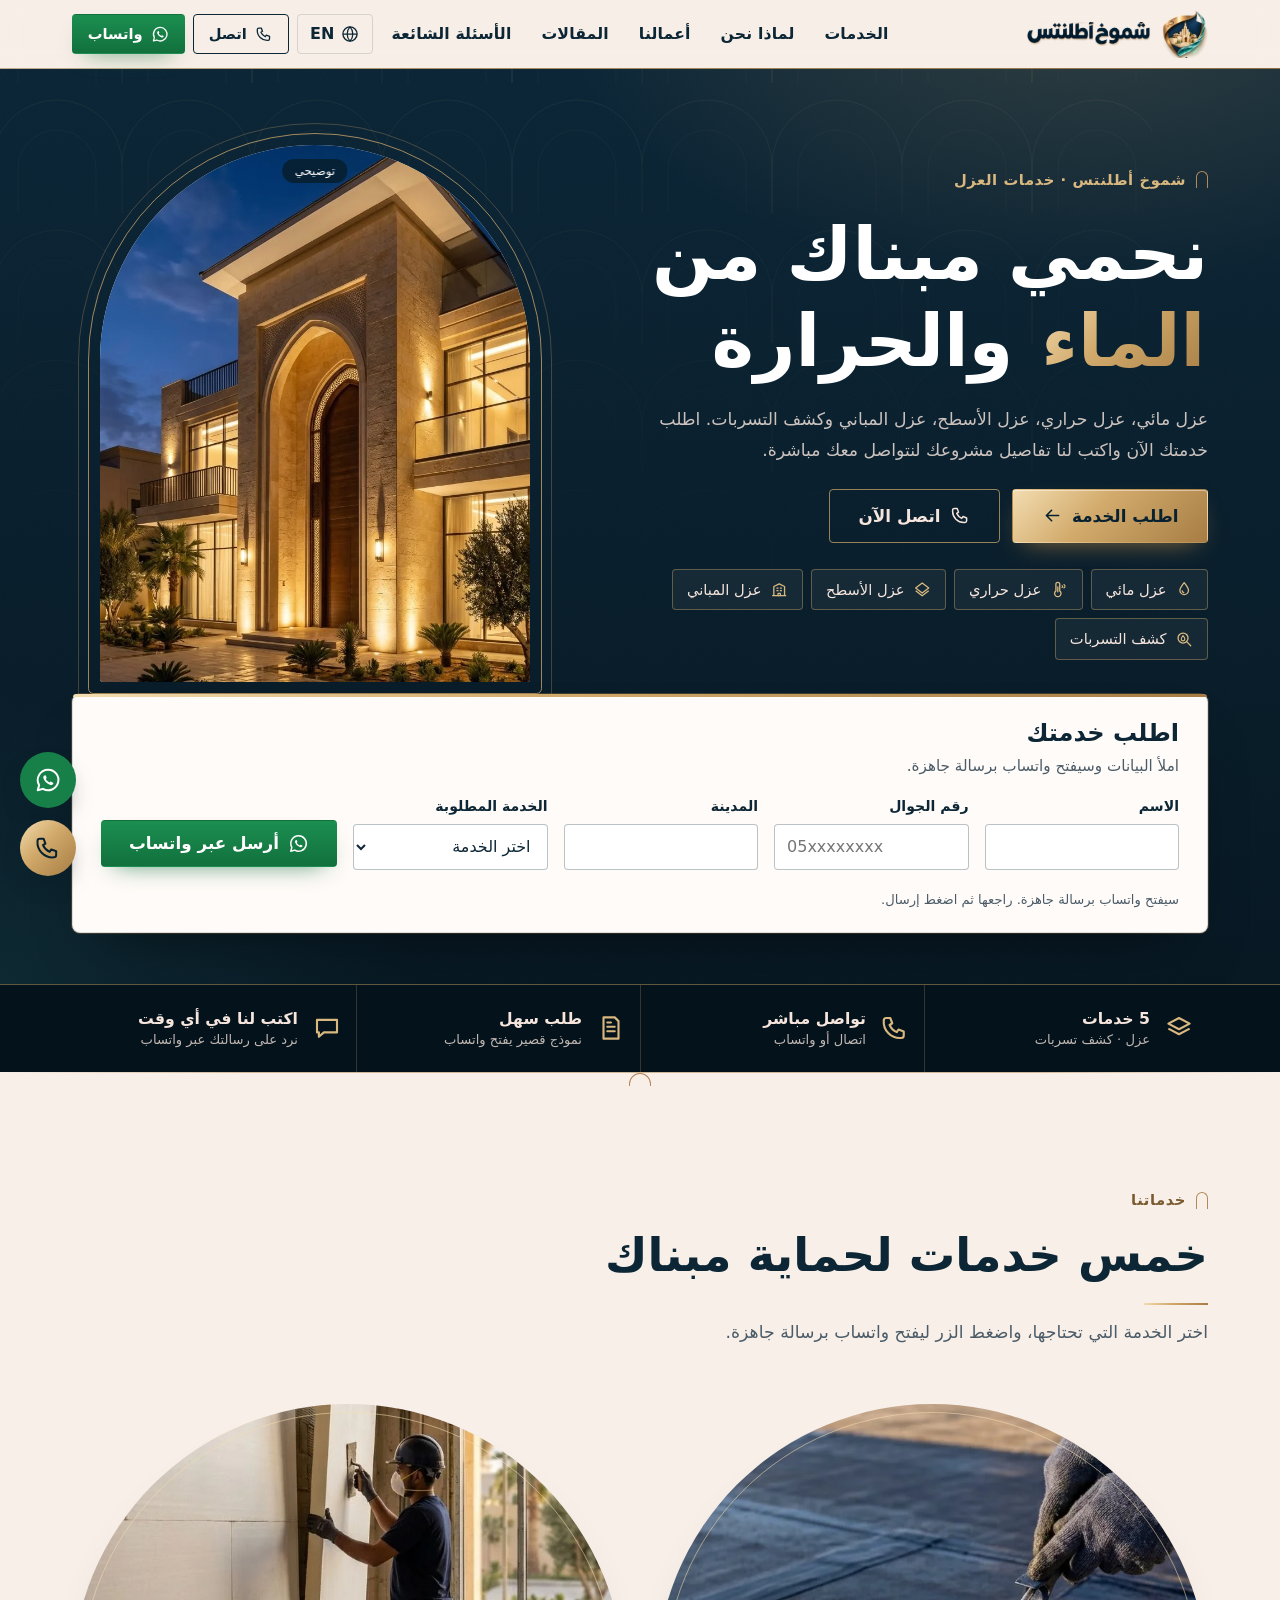
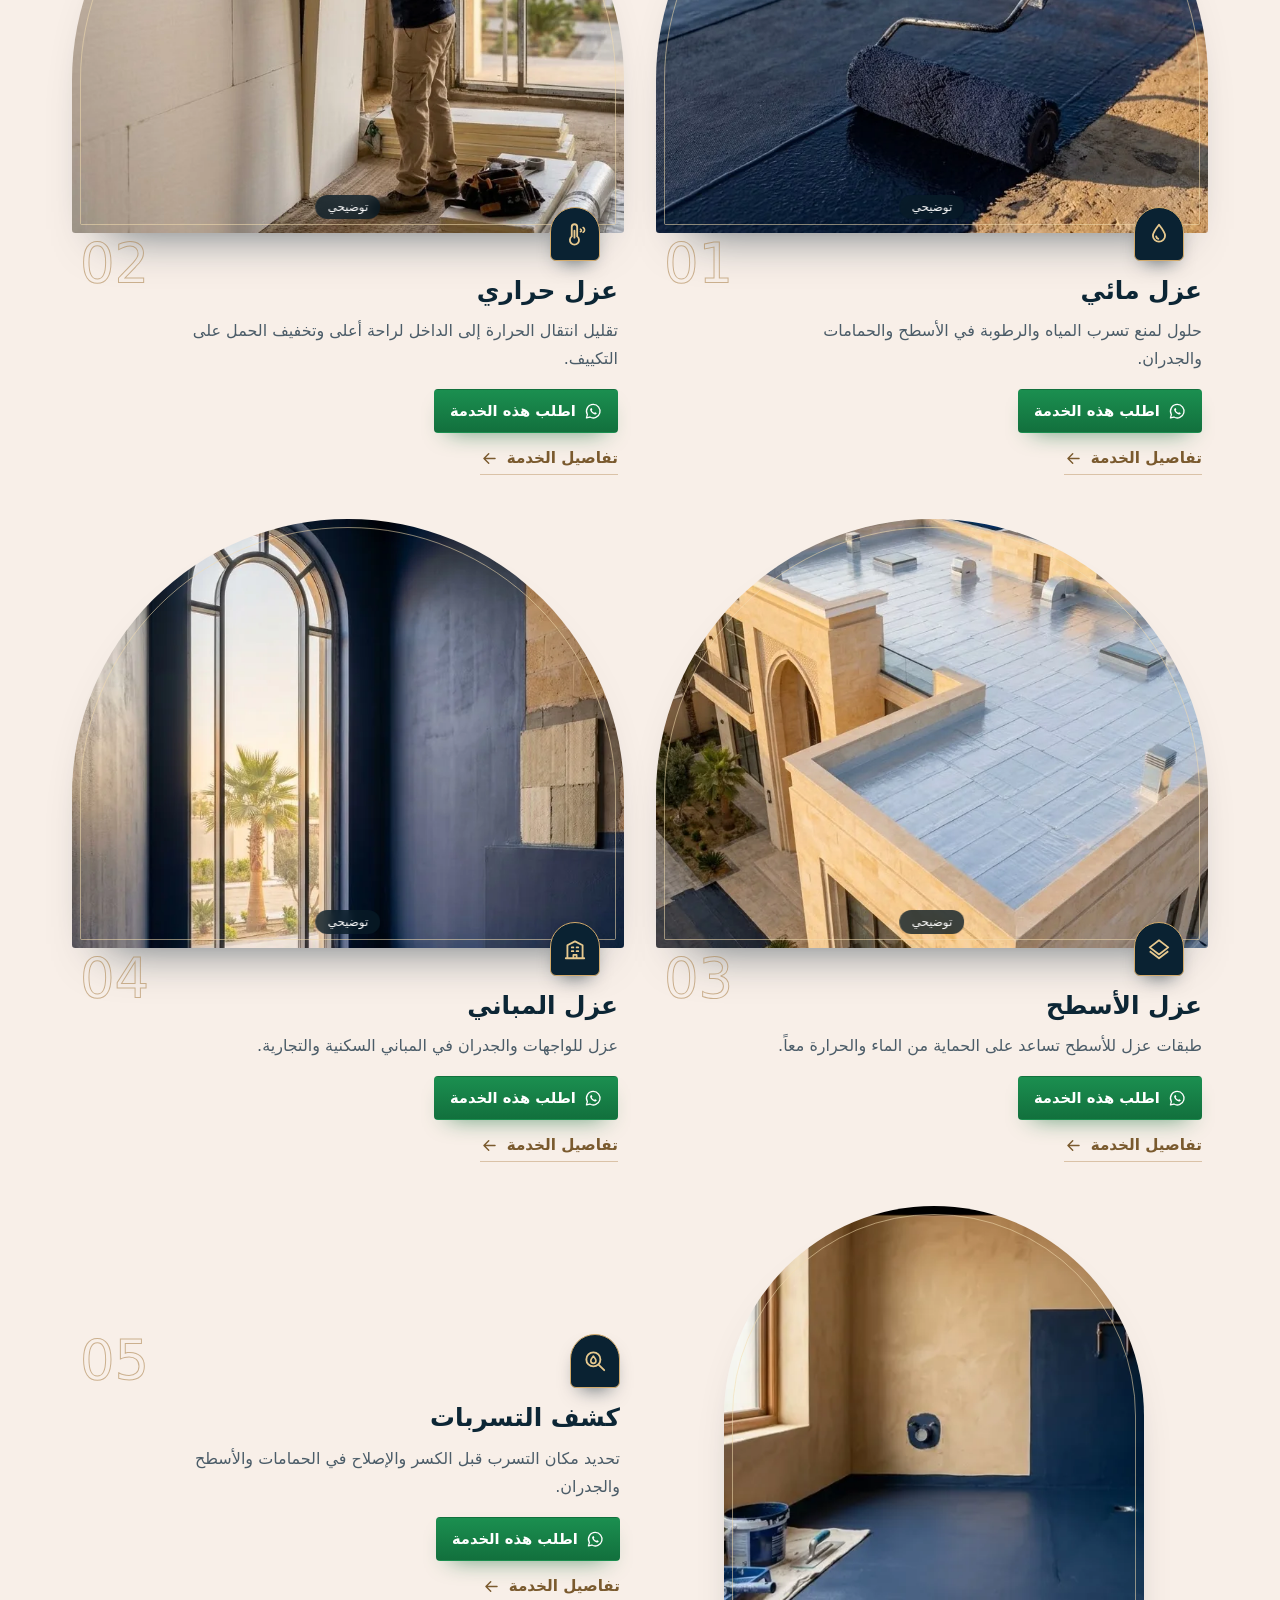
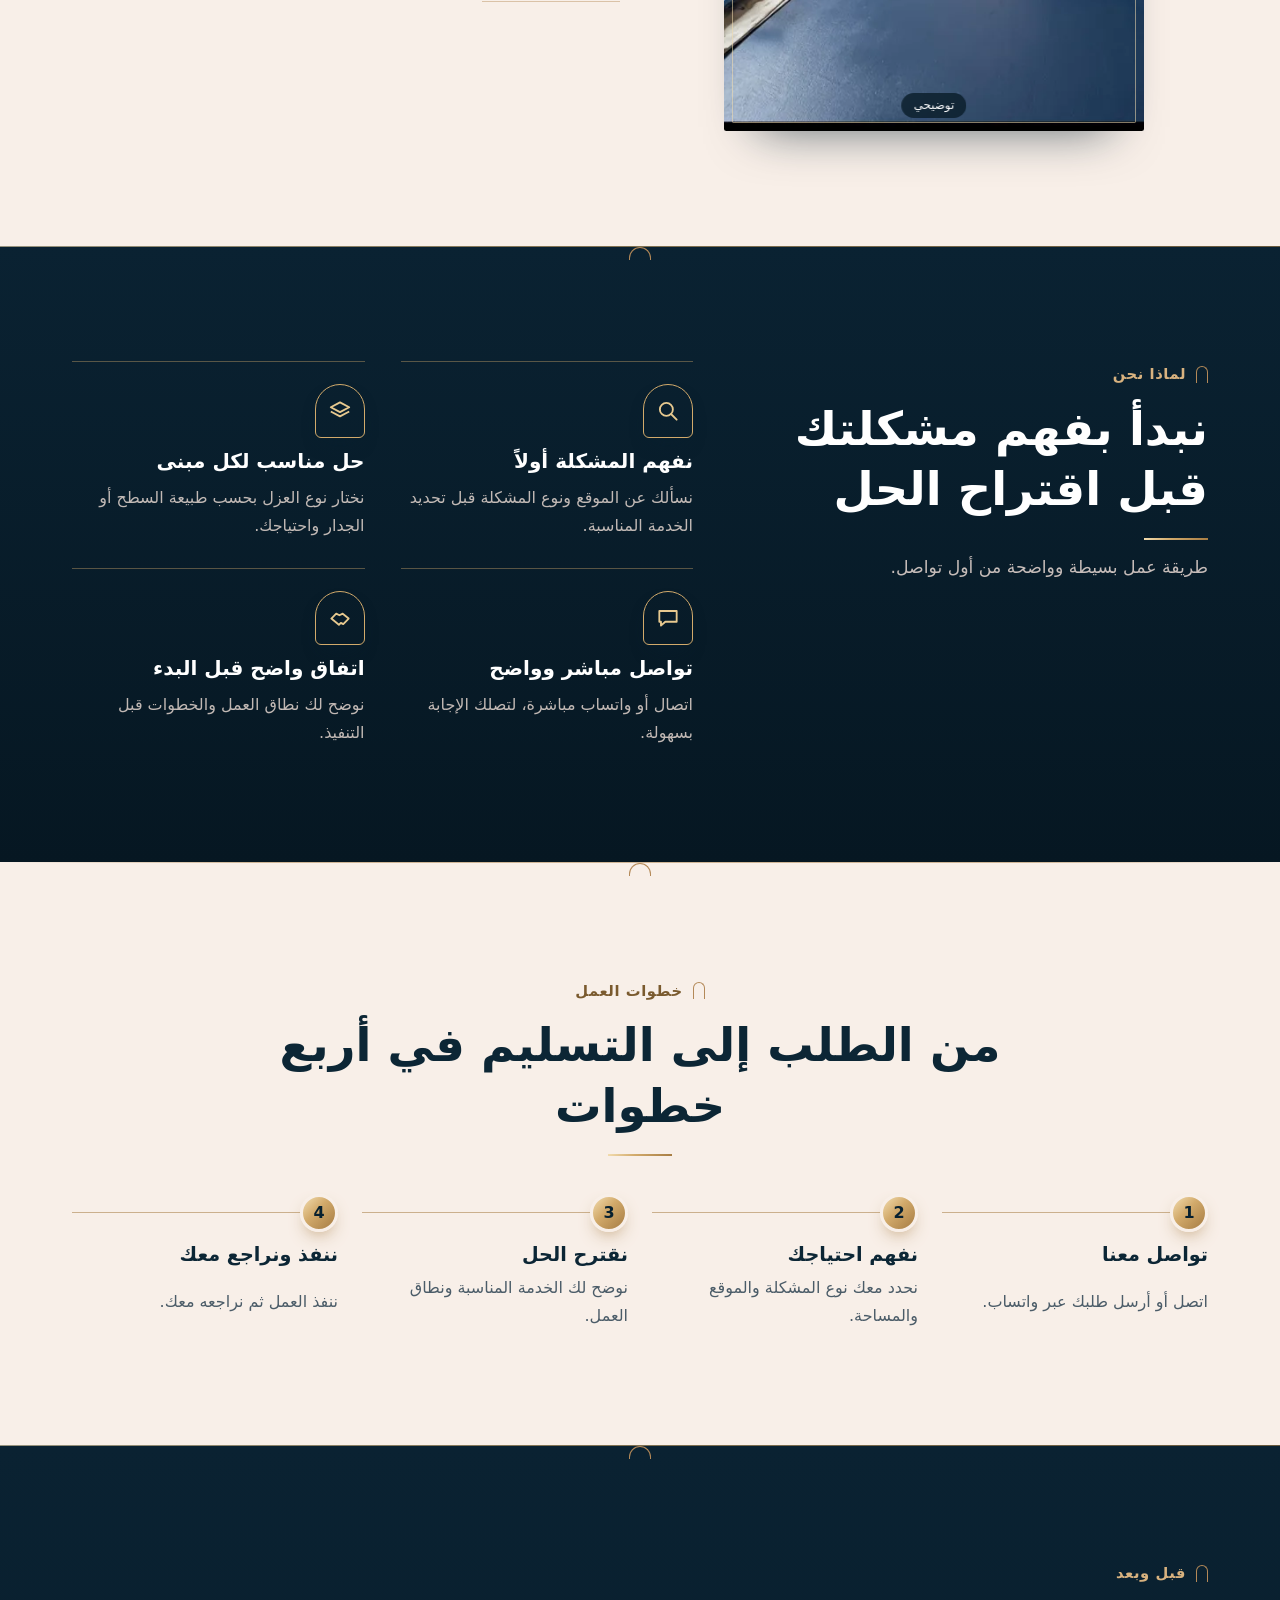
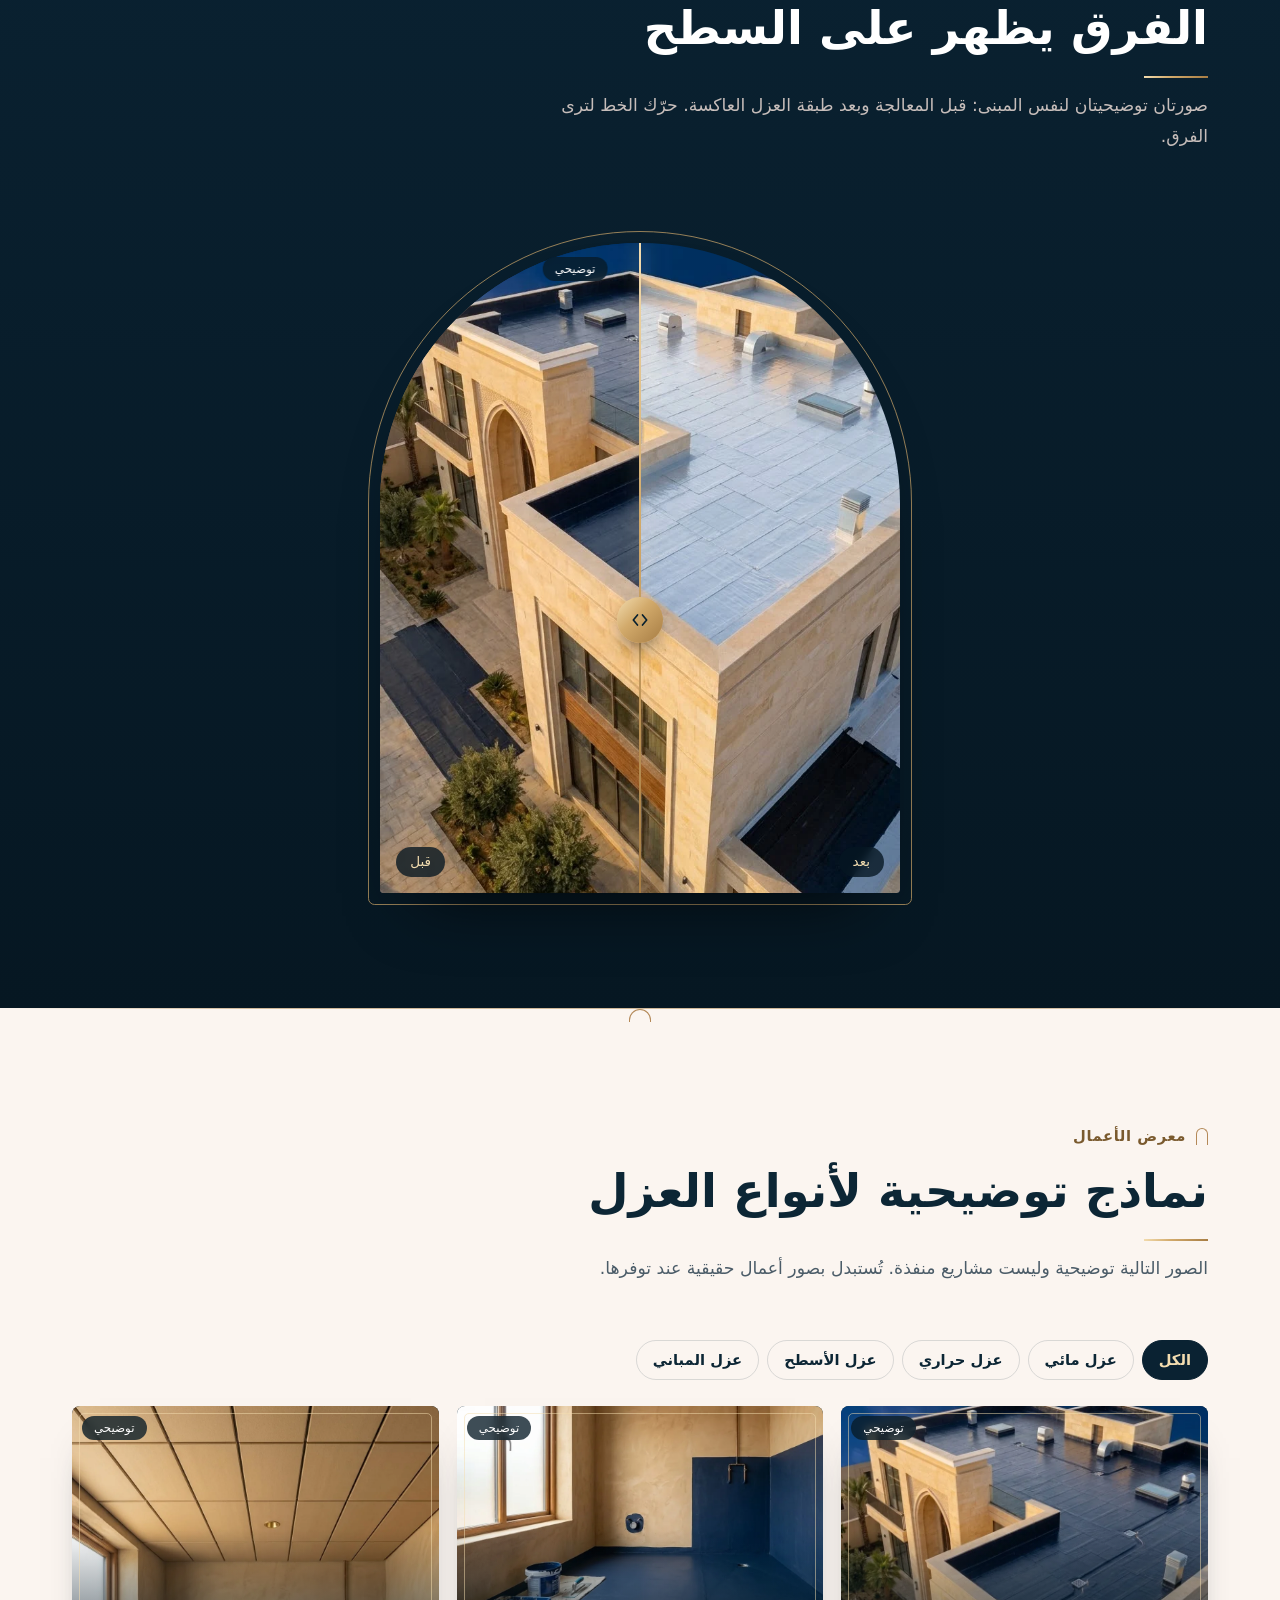
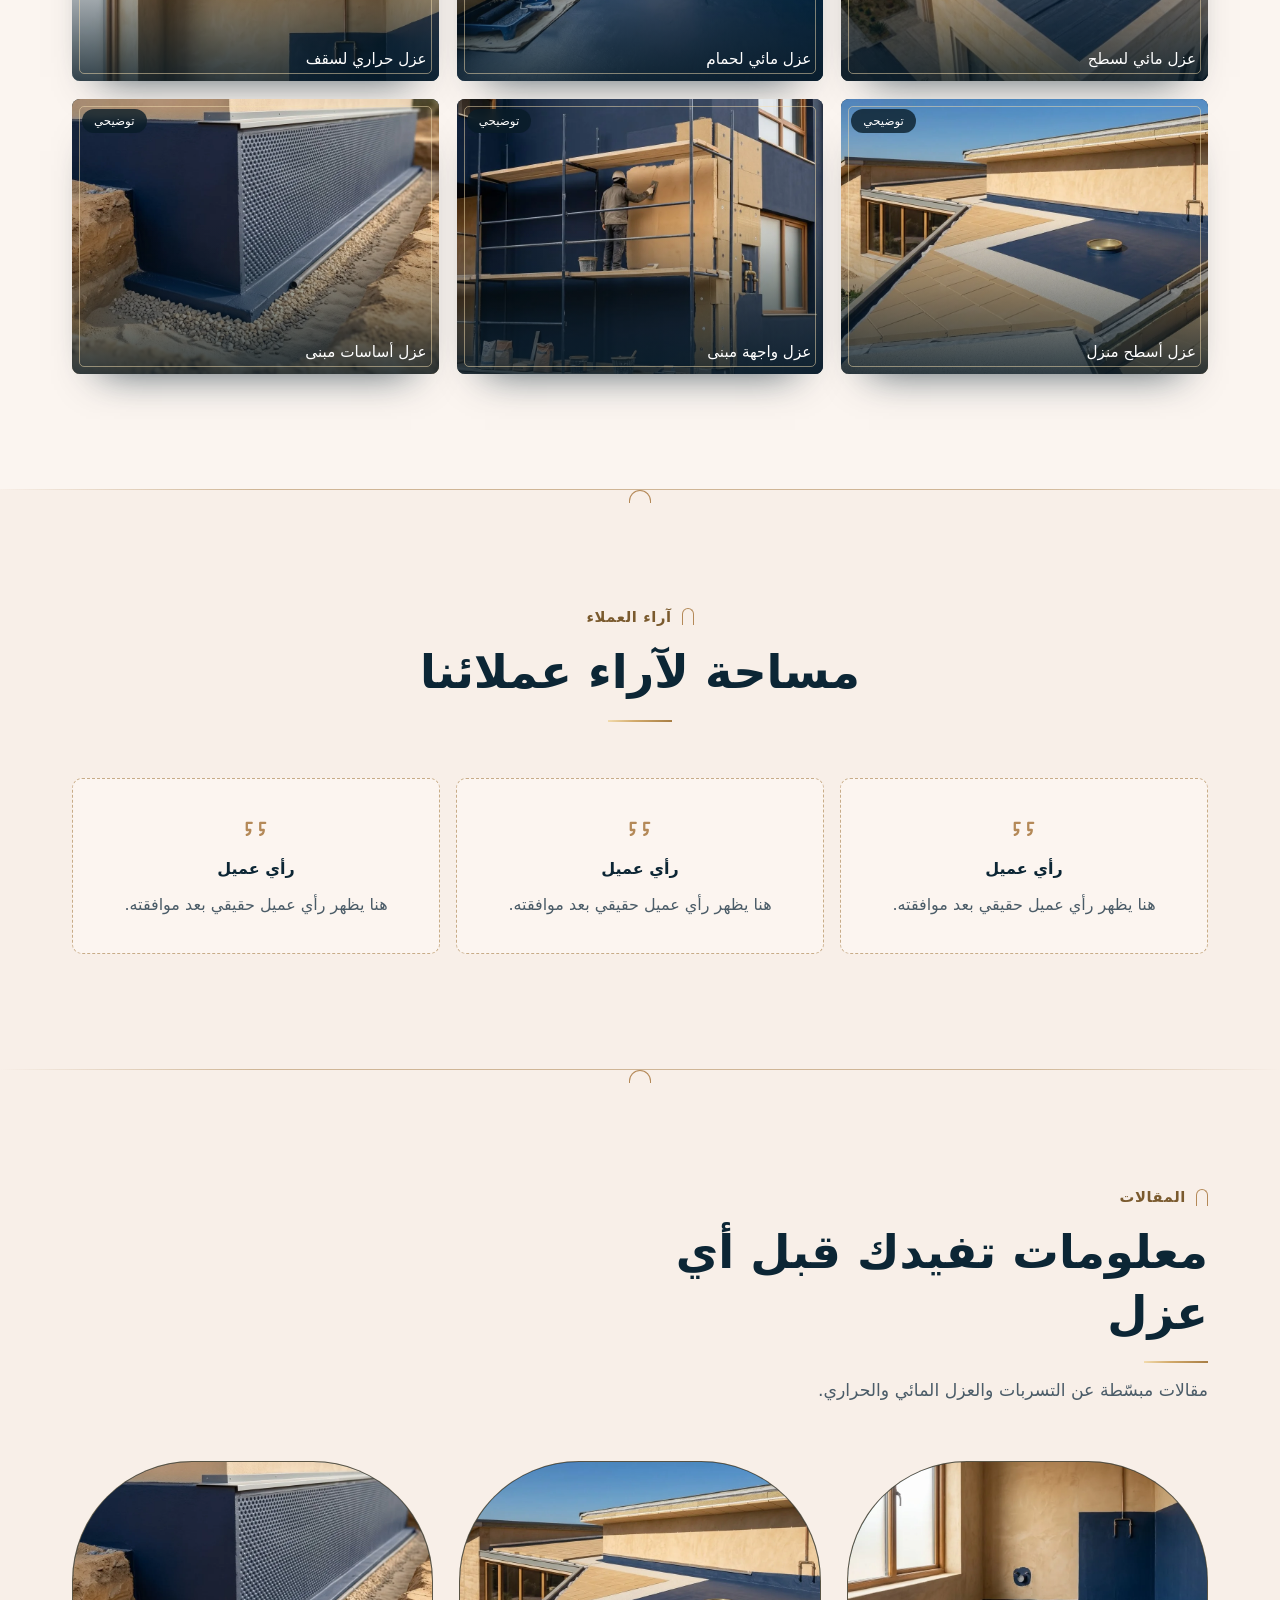
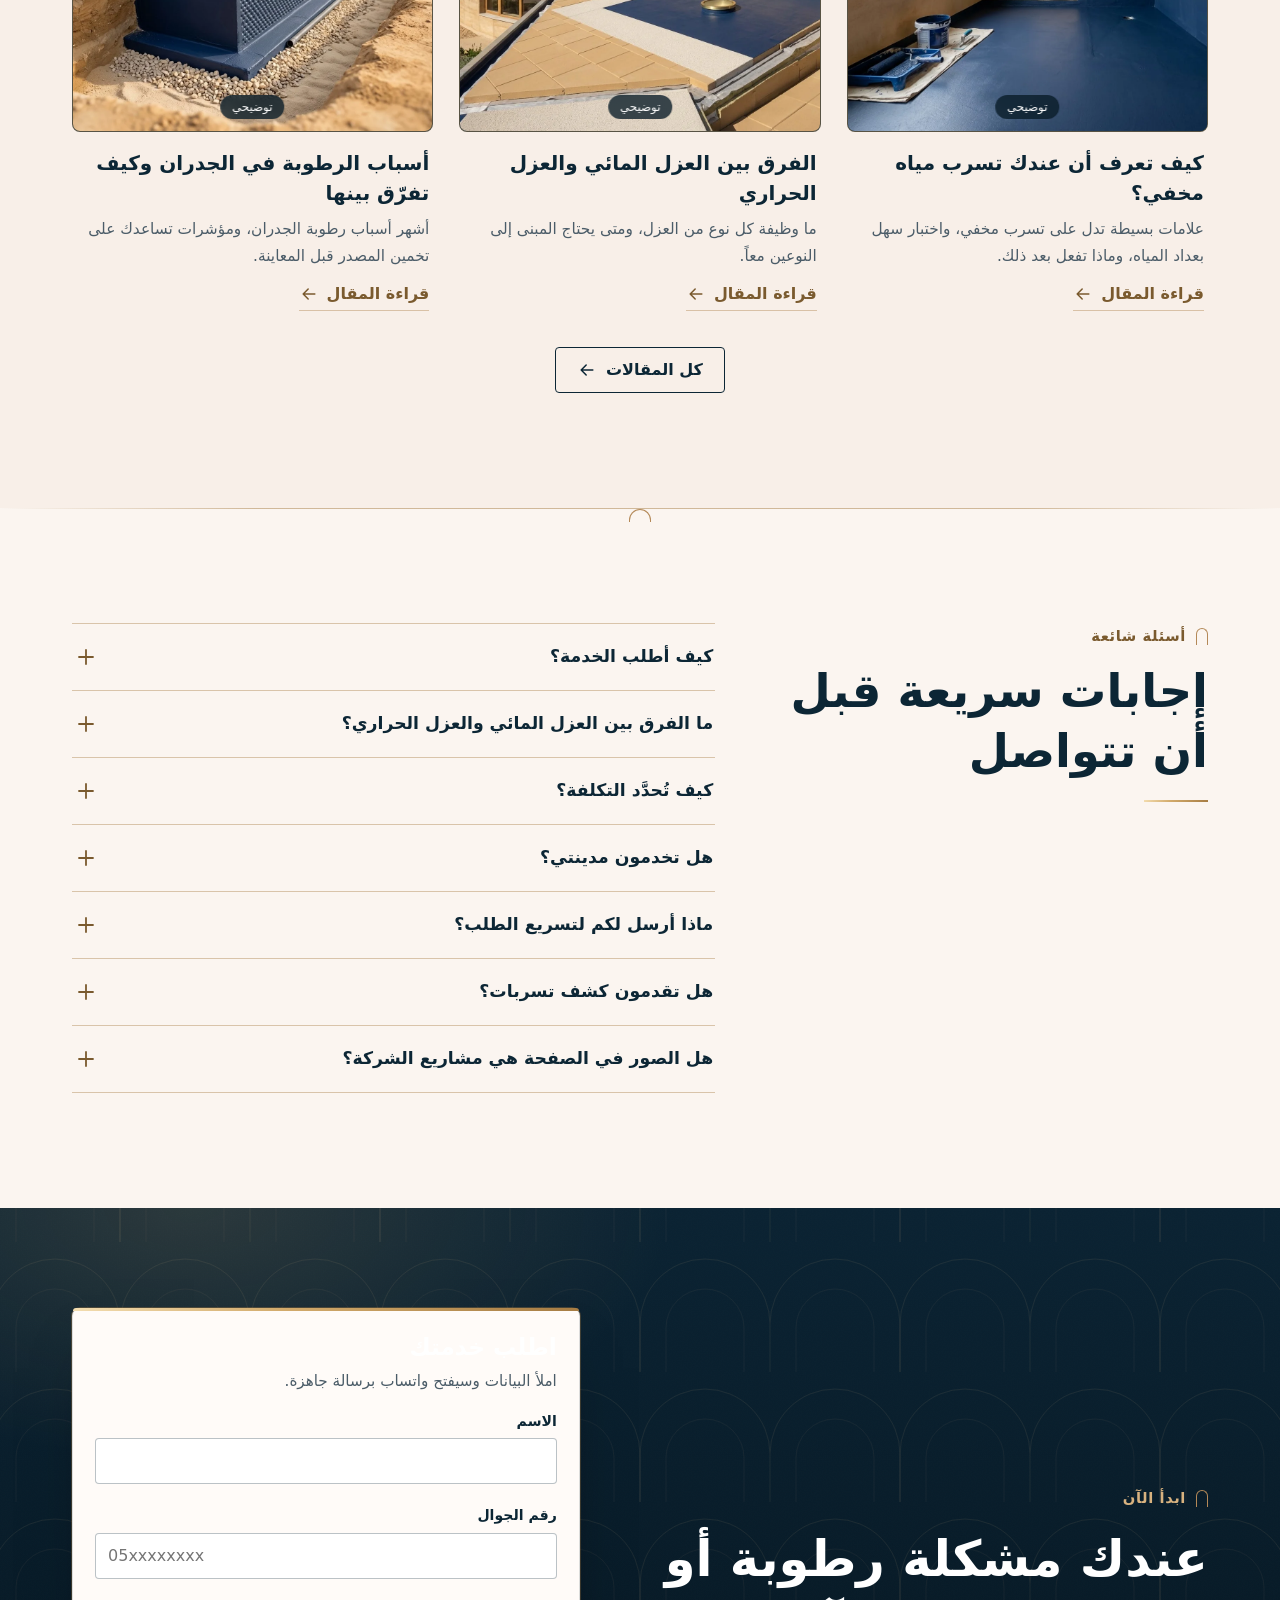
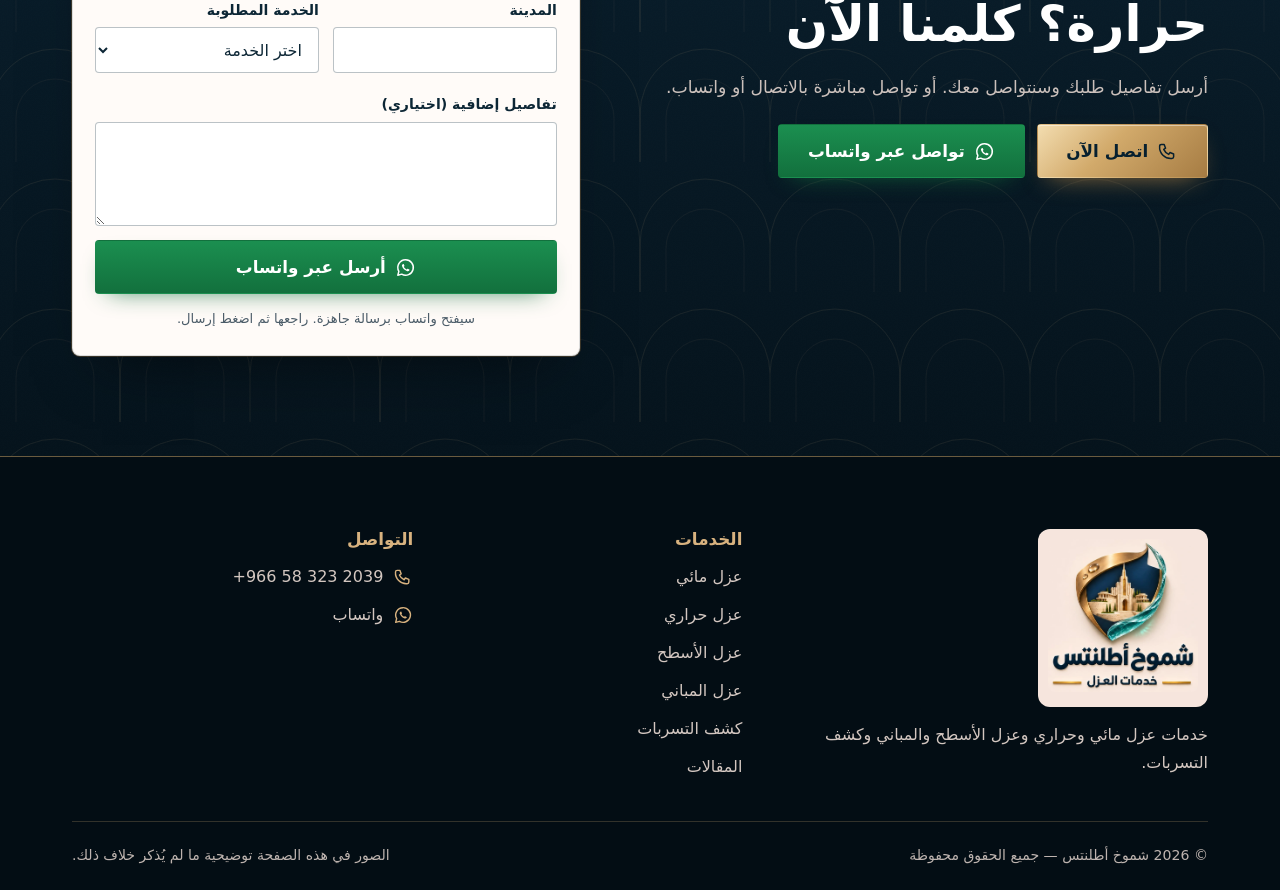
<file: index.html>
<!doctype html>
<html lang="ar" dir="rtl">
<head>
<meta charset="utf-8">
<meta name="viewport" content="width=device-width,initial-scale=1,viewport-fit=cover">
<title data-i18n="meta.title">شموخ أطلنتس | العزل المائي والحراري وكشف التسربات وعزل الأسطح والمباني</title>
<meta name="description" content="شموخ أطلنتس لخدمات العزل: عزل مائي، عزل حراري، عزل الأسطح، عزل المباني وكشف التسربات. اطلب خدمتك الآن عبر الاتصال أو واتساب." data-i18n-attr="content:meta.description">
<meta name="theme-color" content="#061722">
<meta name="robots" content="index,follow">
<meta property="og:type" content="website">
<meta property="og:locale" content="ar_SA">
<meta property="og:title" content="شموخ أطلنتس | العزل المائي والحراري وكشف التسربات وعزل الأسطح والمباني" data-i18n-attr="content:meta.title">
<meta property="og:description" content="شموخ أطلنتس لخدمات العزل: عزل مائي، عزل حراري، عزل الأسطح، عزل المباني وكشف التسربات. اطلب خدمتك الآن عبر الاتصال أو واتساب." data-i18n-attr="content:meta.description">
<meta property="og:image" content="assets/logo/og-image.jpg">
<meta name="twitter:card" content="summary_large_image">
<link rel="icon" type="image/png" sizes="64x64" href="assets/logo/favicon-64.png">
<link rel="apple-touch-icon" href="assets/logo/apple-touch-icon.png">
<script>document.documentElement.className+=" js"</script>
<link rel="stylesheet" href="css/style.css">
<!-- JSON-LD يتولد تلقائياً من js/config.js (بيانات مؤكدة فقط) -->
</head>
<body>

<svg width="0" height="0" style="position:absolute" aria-hidden="true" focusable="false">
  <defs>
    <symbol id="i-phone" viewBox="0 0 24 24"><path d="M5 4h3.2l1.6 4.2-2.1 1.4a11 11 0 0 0 5.7 5.7l1.4-2.1L19 14.8V18a2 2 0 0 1-2 2A13 13 0 0 1 3 6a2 2 0 0 1 2-2Z" fill="none" stroke="currentColor" stroke-width="1.7" stroke-linejoin="round"/></symbol>
    <symbol id="i-wa" viewBox="0 0 24 24"><path d="M12 3.2a8.8 8.8 0 0 0-7.6 13.2L3.2 20.8l4.5-1.2A8.8 8.8 0 1 0 12 3.2Z" fill="none" stroke="currentColor" stroke-width="1.7" stroke-linejoin="round"/><path d="M9 8.2c.3-.5.8-.4 1 0l.8 1.7c.1.3 0 .5-.2.7l-.5.6c.8 1.5 1.8 2.3 3.2 3l.6-.6c.2-.2.5-.3.8-.1l1.6.9c.4.2.4.6.1 1-.5.8-1.4 1.1-2.4.8-2.9-.9-5.2-3.2-6-5.9-.2-.9.2-1.6 1-2.1Z" fill="currentColor"/></symbol>
    <symbol id="i-drop" viewBox="0 0 24 24"><path d="M12 3.5c3.2 4 5.6 7 5.6 10a5.6 5.6 0 0 1-11.2 0c0-3 2.4-6 5.6-10Z" fill="none" stroke="currentColor" stroke-width="1.7" stroke-linejoin="round"/><path d="M9.4 14.3a2.8 2.8 0 0 0 2 2.2" fill="none" stroke="currentColor" stroke-width="1.7" stroke-linecap="round"/></symbol>
    <symbol id="i-heat" viewBox="0 0 24 24"><path d="M9 14.2V5.5a2.5 2.5 0 0 1 5 0v8.7a4.2 4.2 0 1 1-5 0Z" fill="none" stroke="currentColor" stroke-width="1.7" stroke-linejoin="round"/><path d="M11.5 9v6.4" stroke="currentColor" stroke-width="1.7" stroke-linecap="round"/><path d="M17 7.5c1.2.6 1.2 1.8 0 2.4M19.5 6c1.8 1 1.8 3.4 0 4.4" fill="none" stroke="currentColor" stroke-width="1.5" stroke-linecap="round"/></symbol>
    <symbol id="i-roof" viewBox="0 0 24 24"><path d="M3.5 10.5 12 4l8.5 6.5L12 17 3.5 10.5Z" fill="none" stroke="currentColor" stroke-width="1.7" stroke-linejoin="round"/><path d="m3.5 14 8.5 6.5 8.5-6.5" fill="none" stroke="currentColor" stroke-width="1.7" stroke-linejoin="round"/></symbol>
    <symbol id="i-build" viewBox="0 0 24 24"><path d="M5 20.5V8.5l7-3.5 7 3.5v12M3.5 20.5h17" fill="none" stroke="currentColor" stroke-width="1.7" stroke-linejoin="round" stroke-linecap="round"/><path d="M9 10.5h1.5M13.5 10.5H15M9 14h1.5M13.5 14H15M10.5 20.5v-3h3v3" fill="none" stroke="currentColor" stroke-width="1.6" stroke-linecap="round" stroke-linejoin="round"/></symbol>
    <symbol id="i-chat" viewBox="0 0 24 24"><path d="M4 5.5h16v10H9.5L5.5 19v-3.5H4v-10Z" fill="none" stroke="currentColor" stroke-width="1.7" stroke-linejoin="round"/></symbol>
    <symbol id="i-form" viewBox="0 0 24 24"><path d="M6 3.5h9l3 3v14H6v-17Z" fill="none" stroke="currentColor" stroke-width="1.7" stroke-linejoin="round"/><path d="M9 11h6M9 14.5h6M9 7.5h3" stroke="currentColor" stroke-width="1.6" stroke-linecap="round"/></symbol>
    <symbol id="i-clock" viewBox="0 0 24 24"><circle cx="12" cy="12" r="8.5" fill="none" stroke="currentColor" stroke-width="1.7"/><path d="M12 7.5V12l3 2" fill="none" stroke="currentColor" stroke-width="1.7" stroke-linecap="round"/></symbol>
    <symbol id="i-search" viewBox="0 0 24 24"><circle cx="10.5" cy="10.5" r="6" fill="none" stroke="currentColor" stroke-width="1.7"/><path d="m15 15 5 5" stroke="currentColor" stroke-width="1.7" stroke-linecap="round"/></symbol>
    <symbol id="i-layers" viewBox="0 0 24 24"><path d="m12 4 8.5 4.5L12 13 3.5 8.5 12 4Z" fill="none" stroke="currentColor" stroke-width="1.7" stroke-linejoin="round"/><path d="m3.5 12.5 8.5 4.5 8.5-4.5" fill="none" stroke="currentColor" stroke-width="1.7" stroke-linejoin="round"/></symbol>
    <symbol id="i-handshake" viewBox="0 0 24 24"><path d="M4 12.5 8.5 8l3 1.5 3-1.5L20 12.5l-5 5.2-2.2-1.2-1.8 1.7L4 12.5Z" fill="none" stroke="currentColor" stroke-width="1.7" stroke-linejoin="round"/></symbol>
    <symbol id="i-leak" viewBox="0 0 24 24"><circle cx="10.5" cy="10.5" r="6.5" fill="none" stroke="currentColor" stroke-width="1.7"/><path d="m15.5 15.5 5 5" stroke="currentColor" stroke-width="1.7" stroke-linecap="round"/><path d="M10.5 7.4c1.6 2 2.4 3.2 2.4 4.4a2.4 2.4 0 0 1-4.8 0c0-1.2.8-2.4 2.4-4.4Z" fill="none" stroke="currentColor" stroke-width="1.5" stroke-linejoin="round"/></symbol>
    <symbol id="i-check" viewBox="0 0 24 24"><path d="m5 12.5 4.5 4.5L19 7.5" fill="none" stroke="currentColor" stroke-width="2" stroke-linecap="round" stroke-linejoin="round"/></symbol>
    <symbol id="i-plus" viewBox="0 0 24 24"><path d="M12 5v14M5 12h14" stroke="currentColor" stroke-width="1.8" stroke-linecap="round"/></symbol>
    <symbol id="i-close" viewBox="0 0 24 24"><path d="m6 6 12 12M18 6 6 18" stroke="currentColor" stroke-width="1.8" stroke-linecap="round"/></symbol>
    <symbol id="i-menu" viewBox="0 0 24 24"><path d="M4 7h16M4 12h16M4 17h16" stroke="currentColor" stroke-width="1.8" stroke-linecap="round"/></symbol>
    <symbol id="i-arrow" viewBox="0 0 24 24"><path d="M19 12H5m6-6-6 6 6 6" fill="none" stroke="currentColor" stroke-width="1.8" stroke-linecap="round" stroke-linejoin="round"/></symbol>
    <symbol id="i-chev" viewBox="0 0 24 24"><path d="m9 5 7 7-7 7" fill="none" stroke="currentColor" stroke-width="1.9" stroke-linecap="round" stroke-linejoin="round"/></symbol>
    <symbol id="i-quote" viewBox="0 0 24 24"><path d="M9 7H5.5v5H8c0 2-.8 3-2.5 3.5M18.5 7H15v5h2.5c0 2-.8 3-2.5 3.5" fill="none" stroke="currentColor" stroke-width="1.6" stroke-linecap="round" stroke-linejoin="round"/></symbol>
    <symbol id="i-pin" viewBox="0 0 24 24"><path d="M12 21s6.5-5.7 6.5-11A6.5 6.5 0 0 0 5.5 10C5.5 15.3 12 21 12 21Z" fill="none" stroke="currentColor" stroke-width="1.7" stroke-linejoin="round"/><circle cx="12" cy="10" r="2.3" fill="none" stroke="currentColor" stroke-width="1.7"/></symbol>
    <symbol id="i-insta" viewBox="0 0 24 24"><rect x="4" y="4" width="16" height="16" rx="4.5" fill="none" stroke="currentColor" stroke-width="1.7"/><circle cx="12" cy="12" r="3.6" fill="none" stroke="currentColor" stroke-width="1.7"/><circle cx="16.8" cy="7.2" r="1" fill="currentColor"/></symbol>
    <symbol id="i-x" viewBox="0 0 24 24"><path d="m5 5 14 14M19 5 5 19" stroke="currentColor" stroke-width="1.9" stroke-linecap="round"/></symbol>
    <symbol id="i-tiktok" viewBox="0 0 24 24"><path d="M14 4v10.2a3.6 3.6 0 1 1-3.6-3.6M14 4c.4 2.2 1.9 3.6 4.2 3.8" fill="none" stroke="currentColor" stroke-width="1.8" stroke-linecap="round" stroke-linejoin="round"/></symbol>
    <symbol id="i-snap" viewBox="0 0 24 24"><path d="M12 4.2c-2.6 0-4 1.9-4 4.2v2.2l-2.2.7 1.7 1.5c-.3 1-1 1.7-2 2.2 1 .4 2 .5 2.7 1 .3.7 1 1.2 1.8.9.6-.3 1.3-.4 2 0 .6.3 1.5 0 1.8-.9.8-.5 1.7-.6 2.7-1-1-.5-1.7-1.2-2-2.2l1.7-1.5-2.2-.7V8.4c0-2.3-1.4-4.2-4-4.2Z" fill="none" stroke="currentColor" stroke-width="1.6" stroke-linejoin="round"/></symbol>
    <symbol id="i-globe" viewBox="0 0 24 24"><circle cx="12" cy="12" r="8.5" fill="none" stroke="currentColor" stroke-width="1.6"/><path d="M3.5 12h17M12 3.5c2.4 2.5 3.4 5.3 3.4 8.5s-1 6-3.4 8.5c-2.4-2.5-3.4-5.3-3.4-8.5s1-6 3.4-8.5Z" fill="none" stroke="currentColor" stroke-width="1.5"/></symbol>
  </defs>
</svg>

<a class="skip" href="#main" data-i18n="a11y.skip">تخطي إلى المحتوى</a>

<!-- ============ الهيدر ============ -->
<header class="hdr" id="top">
  <div class="wrap hdr__in">
    <a class="brand" href="#top" aria-label="شموخ أطلنتس – خدمات العزل" data-i18n-attr="aria-label:brand.alt">
      <img class="brand__emb" src="assets/logo/emblem.webp" alt="" width="455" height="479">
      <img class="brand__word" src="assets/logo/wordmark.webp" alt="شموخ أطلنتس – خدمات العزل" data-i18n-attr="alt:brand.alt" width="665" height="125">
    </a>
    <nav class="nav" id="nav" aria-label="التنقل الرئيسي" data-i18n-attr="aria-label:nav.aria">
      <a href="#services" data-i18n="nav.services">الخدمات</a>
      <a href="#why" data-i18n="nav.why">لماذا نحن</a>
      <a href="#works" data-i18n="nav.works" data-section="gallery">أعمالنا</a>
      <a href="blog.html" data-i18n="nav.blog">المقالات</a>
      <a href="#faq" data-i18n="nav.faq">الأسئلة الشائعة</a>
    </nav>
    <div class="hdr__act">
      <button class="lang" id="langBtn" type="button" aria-label="Switch to English" data-i18n-attr="aria-label:lang.aria"><svg class="ico" aria-hidden="true"><use href="#i-globe"/></svg><span data-i18n="lang.btn">EN</span></button>
      <a class="btn btn--line btn--sm hdr__call" href="#" data-call><svg class="ico" aria-hidden="true"><use href="#i-phone"/></svg><span data-i18n="hdr.call">اتصل</span></a>
      <a class="btn btn--wa btn--sm hdr__wa" href="#" data-wa target="_blank" rel="noopener"><svg class="ico" aria-hidden="true"><use href="#i-wa"/></svg><span data-i18n="hdr.wa">واتساب</span></a>
      <button class="burger" id="burger" type="button" aria-expanded="false" aria-controls="nav" aria-label="القائمة" data-i18n-attr="aria-label:hdr.menu"><svg class="ico ico--open" aria-hidden="true"><use href="#i-menu"/></svg><svg class="ico ico--close" aria-hidden="true"><use href="#i-close"/></svg></button>
    </div>
  </div>
</header>

<main id="main">

<!-- ============ الهيرو ============ -->
<section class="hero" data-anchor>
  <div class="wrap hero__grid">
    <div class="hero__copy">
      <p class="eyebrow reveal"><span class="eyebrow__mark" aria-hidden="true"></span><span data-i18n="hero.eyebrow">شموخ أطلنتس · خدمات العزل</span></p>
      <h1 class="reveal" data-i18n="hero.title">نحمي مبناك من <em>الماء</em> والحرارة</h1>
      <p class="lead reveal" data-i18n="hero.lead">عزل مائي، عزل حراري، عزل الأسطح، عزل المباني وكشف التسربات. اطلب خدمتك الآن واكتب لنا تفاصيل مشروعك لنتواصل معك مباشرة.</p>
      <div class="hero__cta reveal">
        <a class="btn btn--navy btn--lg" href="#request" data-focus-form><span data-i18n="hero.cta1">اطلب الخدمة</span><svg class="ico ico--dir" aria-hidden="true"><use href="#i-arrow"/></svg></a>
        <a class="btn btn--line btn--lg" href="#" data-call><svg class="ico" aria-hidden="true"><use href="#i-phone"/></svg><span data-i18n="hero.cta2">اتصل الآن</span></a>
      </div>
      <ul class="hero__chips reveal" aria-hidden="false">
        <li><a href="#svc-1"><svg class="ico" aria-hidden="true"><use href="#i-drop"/></svg><span data-i18n="svc.1.name">عزل مائي</span></a></li>
        <li><a href="#svc-2"><svg class="ico" aria-hidden="true"><use href="#i-heat"/></svg><span data-i18n="svc.2.name">عزل حراري</span></a></li>
        <li><a href="#svc-3"><svg class="ico" aria-hidden="true"><use href="#i-roof"/></svg><span data-i18n="svc.3.name">عزل الأسطح</span></a></li>
        <li><a href="#svc-4"><svg class="ico" aria-hidden="true"><use href="#i-build"/></svg><span data-i18n="svc.4.name">عزل المباني</span></a></li>
        <li><a href="#svc-5"><svg class="ico" aria-hidden="true"><use href="#i-leak"/></svg><span data-i18n="svc.5.name">كشف التسربات</span></a></li>
      </ul>
    </div>

    <div class="hero__visual">
      <figure class="arch reveal" data-illus>
        <img src="assets/hero/hero-main.webp" alt="صورة توضيحية لمبنى بعد العزل" data-i18n-attr="alt:hero.art" width="960" height="1200" fetchpriority="high" decoding="async">
        <figcaption class="tag" data-i18n="tag.illus">توضيحي</figcaption>
      </figure>

    </div>
  </div>
  <div class="wrap hero__formwrap">
    <form class="form form--bar reveal" id="request" data-wa-form novalidate>
      <h2 class="form__title" data-i18n="form.title">اطلب خدمتك</h2>
      <p class="form__sub" data-i18n="form.sub">املأ البيانات وسيفتح واتساب برسالة جاهزة.</p>
      <div class="field"><label for="f1-name" data-i18n="form.name">الاسم</label><input id="f1-name" name="name" type="text" autocomplete="name" required><span class="field__err" data-err="name" role="alert"></span></div>
      <div class="field"><label for="f1-phone" data-i18n="form.phone">رقم الجوال</label><input id="f1-phone" name="phone" type="tel" inputmode="tel" autocomplete="tel" dir="ltr" placeholder="05xxxxxxxx" required><span class="field__err" data-err="phone" role="alert"></span></div>
      <div class="field--row">
        <div class="field"><label for="f1-city" data-i18n="form.city">المدينة</label><input id="f1-city" name="city" type="text" autocomplete="address-level2" list="cityList" required><span class="field__err" data-err="city" role="alert"></span></div>
        <div class="field"><label for="f1-service" data-i18n="form.service">الخدمة المطلوبة</label><select id="f1-service" name="service" required data-service-select></select><span class="field__err" data-err="service" role="alert"></span></div>
      </div>
      <button class="btn btn--wa btn--lg btn--block" type="submit"><svg class="ico" aria-hidden="true"><use href="#i-wa"/></svg><span data-i18n="form.submit">أرسل عبر واتساب</span></button>
      <p class="form__hint" data-i18n="form.hint">سيفتح واتساب برسالة جاهزة. راجعها ثم اضغط إرسال.</p>
      <a class="form__fallback" href="#" target="_blank" rel="noopener" hidden data-i18n="form.fallback">لم يفتح واتساب؟ اضغط هنا</a>
    </form>
  </div>
</section>

<!-- ============ شريط الثقة (حقائق مؤكدة فقط) ============ -->
<section class="trust" aria-label="trust">
  <div class="wrap trust__grid">
    <div class="trust__item"><svg class="ico" aria-hidden="true"><use href="#i-layers"/></svg><div><strong data-i18n="trust.1.t">5 خدمات</strong><span data-i18n="trust.1.s">عزل · كشف تسربات</span></div></div>
    <div class="trust__item"><svg class="ico" aria-hidden="true"><use href="#i-phone"/></svg><div><strong data-i18n="trust.2.t">تواصل مباشر</strong><span data-i18n="trust.2.s">اتصال أو واتساب</span></div></div>
    <div class="trust__item"><svg class="ico" aria-hidden="true"><use href="#i-form"/></svg><div><strong data-i18n="trust.3.t">طلب سهل</strong><span data-i18n="trust.3.s">نموذج قصير يفتح واتساب</span></div></div>
    <div class="trust__item" id="trust4"><svg class="ico" aria-hidden="true"><use href="#i-chat"/></svg><div><strong data-i18n="trust.4.t">اكتب لنا في أي وقت</strong><span data-i18n="trust.4.s">نرد على رسالتك عبر واتساب</span></div></div>
  </div>
</section>

<!-- ============ الخدمات ============ -->
<section class="sec" id="services" data-anchor>
  <div class="wrap">
    <header class="sec__head reveal">
      <p class="eyebrow"><span class="eyebrow__mark" aria-hidden="true"></span><span data-i18n="svc.eyebrow">خدماتنا</span></p>
      <h2 data-i18n="svc.title">خمس خدمات لحماية مبناك</h2>
      <p class="lead" data-i18n="svc.lead">اختر الخدمة التي تحتاجها، واضغط الزر ليفتح واتساب برسالة جاهزة.</p>
    </header>

    <div class="svc__grid">
      <article class="svc reveal" id="svc-1" data-service="1">
        <figure class="svc__img" data-illus><img src="assets/services/waterproofing.webp" alt="صورة توضيحية للعزل المائي" data-i18n-attr="alt:svc.img.1" width="900" height="700" loading="lazy" decoding="async"><figcaption class="tag" data-i18n="tag.illus">توضيحي</figcaption></figure>
        <div class="svc__body">
          <span class="svc__no" aria-hidden="true">01</span>
          <span class="badge" aria-hidden="true"><svg class="ico"><use href="#i-drop"/></svg></span>
          <h3 data-i18n="svc.1.name">عزل مائي</h3>
          <p data-i18n="svc.1.desc">حلول لمنع تسرب المياه والرطوبة في الأسطح والحمامات والجدران.</p>
          <a class="btn btn--wa btn--sm" href="#" target="_blank" rel="noopener" data-wa-service="1"><svg class="ico" aria-hidden="true"><use href="#i-wa"/></svg><span data-i18n="svc.cta">اطلب هذه الخدمة</span></a>
          <a class="svc__more" href="waterproofing.html"><span data-i18n="svc.details">تفاصيل الخدمة</span><svg class="ico ico--dir" aria-hidden="true"><use href="#i-arrow"/></svg></a>
        </div>
      </article>
      <article class="svc reveal" id="svc-2" data-service="2">
        <figure class="svc__img" data-illus><img src="assets/services/thermal.webp" alt="صورة توضيحية للعزل الحراري" data-i18n-attr="alt:svc.img.2" width="900" height="700" loading="lazy" decoding="async"><figcaption class="tag" data-i18n="tag.illus">توضيحي</figcaption></figure>
        <div class="svc__body">
          <span class="svc__no" aria-hidden="true">02</span>
          <span class="badge" aria-hidden="true"><svg class="ico"><use href="#i-heat"/></svg></span>
          <h3 data-i18n="svc.2.name">عزل حراري</h3>
          <p data-i18n="svc.2.desc">تقليل انتقال الحرارة إلى الداخل لراحة أعلى وتخفيف الحمل على التكييف.</p>
          <a class="btn btn--wa btn--sm" href="#" target="_blank" rel="noopener" data-wa-service="2"><svg class="ico" aria-hidden="true"><use href="#i-wa"/></svg><span data-i18n="svc.cta">اطلب هذه الخدمة</span></a>
          <a class="svc__more" href="thermal-insulation.html"><span data-i18n="svc.details">تفاصيل الخدمة</span><svg class="ico ico--dir" aria-hidden="true"><use href="#i-arrow"/></svg></a>
        </div>
      </article>
      <article class="svc reveal" id="svc-3" data-service="3">
        <figure class="svc__img" data-illus><img src="assets/services/roof.webp" alt="صورة توضيحية لعزل الأسطح" data-i18n-attr="alt:svc.img.3" width="900" height="700" loading="lazy" decoding="async"><figcaption class="tag" data-i18n="tag.illus">توضيحي</figcaption></figure>
        <div class="svc__body">
          <span class="svc__no" aria-hidden="true">03</span>
          <span class="badge" aria-hidden="true"><svg class="ico"><use href="#i-roof"/></svg></span>
          <h3 data-i18n="svc.3.name">عزل الأسطح</h3>
          <p data-i18n="svc.3.desc">طبقات عزل للأسطح تساعد على الحماية من الماء والحرارة معاً.</p>
          <a class="btn btn--wa btn--sm" href="#" target="_blank" rel="noopener" data-wa-service="3"><svg class="ico" aria-hidden="true"><use href="#i-wa"/></svg><span data-i18n="svc.cta">اطلب هذه الخدمة</span></a>
          <a class="svc__more" href="roof-insulation.html"><span data-i18n="svc.details">تفاصيل الخدمة</span><svg class="ico ico--dir" aria-hidden="true"><use href="#i-arrow"/></svg></a>
        </div>
      </article>
      <article class="svc reveal" id="svc-4" data-service="4">
        <figure class="svc__img" data-illus><img src="assets/services/building.webp" alt="صورة توضيحية لعزل المباني" data-i18n-attr="alt:svc.img.4" width="900" height="700" loading="lazy" decoding="async"><figcaption class="tag" data-i18n="tag.illus">توضيحي</figcaption></figure>
        <div class="svc__body">
          <span class="svc__no" aria-hidden="true">04</span>
          <span class="badge" aria-hidden="true"><svg class="ico"><use href="#i-build"/></svg></span>
          <h3 data-i18n="svc.4.name">عزل المباني</h3>
          <p data-i18n="svc.4.desc">عزل للواجهات والجدران في المباني السكنية والتجارية.</p>
          <a class="btn btn--wa btn--sm" href="#" target="_blank" rel="noopener" data-wa-service="4"><svg class="ico" aria-hidden="true"><use href="#i-wa"/></svg><span data-i18n="svc.cta">اطلب هذه الخدمة</span></a>
          <a class="svc__more" href="building-insulation.html"><span data-i18n="svc.details">تفاصيل الخدمة</span><svg class="ico ico--dir" aria-hidden="true"><use href="#i-arrow"/></svg></a>
        </div>
      </article>
      <article class="svc svc--wide reveal" id="svc-5" data-service="5">
        <figure class="svc__img" data-illus><img src="assets/services/leak-detection.webp" alt="صورة توضيحية لكشف التسربات" data-i18n-attr="alt:svc.img.5" width="768" height="597" loading="lazy" decoding="async"><figcaption class="tag" data-i18n="tag.illus">توضيحي</figcaption></figure>
        <div class="svc__body">
          <span class="svc__no" aria-hidden="true">05</span>
          <span class="badge" aria-hidden="true"><svg class="ico"><use href="#i-leak"/></svg></span>
          <h3 data-i18n="svc.5.name">كشف التسربات</h3>
          <p data-i18n="svc.5.desc">تحديد مكان التسرب قبل الكسر والإصلاح في الحمامات والأسطح والجدران.</p>
          <a class="btn btn--wa btn--sm" href="#" target="_blank" rel="noopener" data-wa-service="5"><svg class="ico" aria-hidden="true"><use href="#i-wa"/></svg><span data-i18n="svc.cta">اطلب هذه الخدمة</span></a>
          <a class="svc__more" href="leak-detection.html"><span data-i18n="svc.details">تفاصيل الخدمة</span><svg class="ico ico--dir" aria-hidden="true"><use href="#i-arrow"/></svg></a>
        </div>
      </article>
    </div>
  </div>
</section>

<!-- ============ لماذا نحن ============ -->
<section class="sec sec--ink" id="why" data-anchor>
  <div class="wrap why">
    <header class="sec__head reveal">
      <p class="eyebrow"><span class="eyebrow__mark" aria-hidden="true"></span><span data-i18n="why.eyebrow">لماذا نحن</span></p>
      <h2 data-i18n="why.title">نبدأ بفهم مشكلتك قبل اقتراح الحل</h2>
      <p class="lead" data-i18n="why.lead">طريقة عمل بسيطة وواضحة من أول تواصل.</p>
    </header>
    <ul class="why__list">
      <li class="why__item reveal"><span class="badge badge--ink" aria-hidden="true"><svg class="ico"><use href="#i-search"/></svg></span><h3 data-i18n="why.1.t">نفهم المشكلة أولاً</h3><p data-i18n="why.1.d">نسألك عن الموقع ونوع المشكلة قبل تحديد الخدمة المناسبة.</p></li>
      <li class="why__item reveal"><span class="badge badge--ink" aria-hidden="true"><svg class="ico"><use href="#i-layers"/></svg></span><h3 data-i18n="why.2.t">حل مناسب لكل مبنى</h3><p data-i18n="why.2.d">نختار نوع العزل بحسب طبيعة السطح أو الجدار واحتياجك.</p></li>
      <li class="why__item reveal"><span class="badge badge--ink" aria-hidden="true"><svg class="ico"><use href="#i-chat"/></svg></span><h3 data-i18n="why.3.t">تواصل مباشر وواضح</h3><p data-i18n="why.3.d">اتصال أو واتساب مباشرة، لتصلك الإجابة بسهولة.</p></li>
      <li class="why__item reveal"><span class="badge badge--ink" aria-hidden="true"><svg class="ico"><use href="#i-handshake"/></svg></span><h3 data-i18n="why.4.t">اتفاق واضح قبل البدء</h3><p data-i18n="why.4.d">نوضح لك نطاق العمل والخطوات قبل التنفيذ.</p></li>
    </ul>
  </div>
</section>

<!-- ============ خطوات العمل ============ -->
<section class="sec" id="process" data-anchor>
  <div class="wrap">
    <header class="sec__head sec__head--center reveal">
      <p class="eyebrow"><span class="eyebrow__mark" aria-hidden="true"></span><span data-i18n="proc.eyebrow">خطوات العمل</span></p>
      <h2 data-i18n="proc.title">من الطلب إلى التسليم في أربع خطوات</h2>
    </header>
    <ol class="steps">
      <li class="step reveal"><span class="step__no" aria-hidden="true">1</span><h3 data-i18n="proc.1.t">تواصل معنا</h3><p data-i18n="proc.1.d">اتصل أو أرسل طلبك عبر واتساب.</p></li>
      <li class="step reveal"><span class="step__no" aria-hidden="true">2</span><h3 data-i18n="proc.2.t">نفهم احتياجك</h3><p data-i18n="proc.2.d">نحدد معك نوع المشكلة والموقع والمساحة.</p></li>
      <li class="step reveal"><span class="step__no" aria-hidden="true">3</span><h3 data-i18n="proc.3.t">نقترح الحل</h3><p data-i18n="proc.3.d">نوضح لك الخدمة المناسبة ونطاق العمل.</p></li>
      <li class="step reveal"><span class="step__no" aria-hidden="true">4</span><h3 data-i18n="proc.4.t">ننفذ ونراجع معك</h3><p data-i18n="proc.4.d">ننفذ العمل ثم نراجعه معك.</p></li>
    </ol>
  </div>
</section>

<!-- ============ قبل وبعد ============ -->
<section class="sec sec--ink" id="compare" data-anchor data-section="compare">
  <div class="wrap compare">
    <header class="sec__head reveal">
      <p class="eyebrow"><span class="eyebrow__mark" aria-hidden="true"></span><span data-i18n="compare.eyebrow">قبل وبعد</span></p>
      <h2 data-i18n="compare.title">الفرق يظهر على السطح</h2>
      <p class="lead" data-i18n="compare.lead">صورتان توضيحيتان لنفس المبنى: قبل المعالجة وبعد طبقة العزل العاكسة. حرّك الخط لترى الفرق.</p>
    </header>
    <div class="cmp-wrap reveal" data-illus>
      <div class="cmp" id="cmp" style="--pos:50%">
        <img class="cmp__img" src="assets/projects/compare-after.webp" alt="سطح المبنى نفسه بعد الطبقة العاكسة (توضيحي)" data-i18n-attr="alt:compare.altAfter" width="768" height="960" loading="lazy" decoding="async">
        <img class="cmp__img cmp__top" src="assets/projects/compare-before.webp" alt="سطح مبنى قبل الطبقة العاكسة (توضيحي)" data-i18n-attr="alt:compare.altBefore" width="768" height="960" loading="lazy" decoding="async">
        <span class="cmp__lab cmp__lab--b" data-i18n="compare.before">قبل</span>
        <span class="cmp__lab cmp__lab--a" data-i18n="compare.after">بعد</span>
        <span class="cmp__line" aria-hidden="true"><span class="cmp__knob"><svg class="ico" viewBox="0 0 24 24"><path d="m9 6-5 6 5 6M15 6l5 6-5 6" fill="none" stroke="currentColor" stroke-width="2" stroke-linecap="round" stroke-linejoin="round"/></svg></span></span>
        <input class="cmp__range" type="range" min="0" max="100" value="50" aria-label="حرّك للمقارنة بين قبل وبعد" data-i18n-attr="aria-label:compare.aria">
      </div>
      <span class="tag cmp__tag" data-i18n="tag.illus">توضيحي</span>
    </div>
  </div>
</section>

<!-- ============ معرض الأعمال ============ -->
<section class="sec sec--sand2" id="works" data-anchor data-section="gallery">
  <div class="wrap">
    <header class="sec__head reveal">
      <p class="eyebrow"><span class="eyebrow__mark" aria-hidden="true"></span><span data-i18n="works.eyebrow">معرض الأعمال</span></p>
      <h2 data-i18n="works.title">نماذج توضيحية لأنواع العزل</h2>
      <p class="lead" data-i18n="works.lead" data-illus-only>الصور التالية توضيحية وليست مشاريع منفذة. تُستبدل بصور أعمال حقيقية عند توفرها.</p>
    </header>

    <div class="filters" role="group" aria-label="filters">
      <button type="button" class="chip is-on" data-filter="all" aria-pressed="true" data-i18n="works.f.all">الكل</button>
      <button type="button" class="chip" data-filter="water" aria-pressed="false" data-i18n="works.f.water">عزل مائي</button>
      <button type="button" class="chip" data-filter="thermal" aria-pressed="false" data-i18n="works.f.thermal">عزل حراري</button>
      <button type="button" class="chip" data-filter="roof" aria-pressed="false" data-i18n="works.f.roof">عزل الأسطح</button>
      <button type="button" class="chip" data-filter="building" aria-pressed="false" data-i18n="works.f.building">عزل المباني</button>
    </div>

    <ul class="gallery" id="gallery">
      <li class="g-item" data-cat="water"><button type="button" class="g-btn" data-cap="works.1" aria-label="تكبير الصورة" data-i18n-attr="aria-label:works.open"><img src="assets/projects/water-roof.webp" alt="عزل مائي لسطح" data-i18n-attr="alt:works.1" width="1200" height="900" loading="lazy" decoding="async"><span class="g-cap" data-i18n="works.1">عزل مائي لسطح</span><span class="tag" data-i18n="tag.illus" data-illus-tag>توضيحي</span></button></li>
      <li class="g-item" data-cat="water"><button type="button" class="g-btn" data-cap="works.2" aria-label="تكبير الصورة" data-i18n-attr="aria-label:works.open"><img src="assets/projects/water-bathroom.webp" alt="عزل مائي لحمام" data-i18n-attr="alt:works.2" width="1200" height="900" loading="lazy" decoding="async"><span class="g-cap" data-i18n="works.2">عزل مائي لحمام</span><span class="tag" data-i18n="tag.illus" data-illus-tag>توضيحي</span></button></li>
      <li class="g-item" data-cat="thermal"><button type="button" class="g-btn" data-cap="works.3" aria-label="تكبير الصورة" data-i18n-attr="aria-label:works.open"><img src="assets/projects/thermal-ceiling.webp" alt="عزل حراري لسقف" data-i18n-attr="alt:works.3" width="1200" height="900" loading="lazy" decoding="async"><span class="g-cap" data-i18n="works.3">عزل حراري لسقف</span><span class="tag" data-i18n="tag.illus" data-illus-tag>توضيحي</span></button></li>
      <li class="g-item" data-cat="roof"><button type="button" class="g-btn" data-cap="works.4" aria-label="تكبير الصورة" data-i18n-attr="aria-label:works.open"><img src="assets/projects/roof-house.webp" alt="عزل أسطح منزل" data-i18n-attr="alt:works.4" width="1200" height="900" loading="lazy" decoding="async"><span class="g-cap" data-i18n="works.4">عزل أسطح منزل</span><span class="tag" data-i18n="tag.illus" data-illus-tag>توضيحي</span></button></li>
      <li class="g-item" data-cat="building"><button type="button" class="g-btn" data-cap="works.5" aria-label="تكبير الصورة" data-i18n-attr="aria-label:works.open"><img src="assets/projects/building-facade.webp" alt="عزل واجهة مبنى" data-i18n-attr="alt:works.5" width="1200" height="900" loading="lazy" decoding="async"><span class="g-cap" data-i18n="works.5">عزل واجهة مبنى</span><span class="tag" data-i18n="tag.illus" data-illus-tag>توضيحي</span></button></li>
      <li class="g-item" data-cat="building water"><button type="button" class="g-btn" data-cap="works.6" aria-label="تكبير الصورة" data-i18n-attr="aria-label:works.open"><img src="assets/projects/building-foundation.webp" alt="عزل أساسات مبنى" data-i18n-attr="alt:works.6" width="1200" height="900" loading="lazy" decoding="async"><span class="g-cap" data-i18n="works.6">عزل أساسات مبنى</span><span class="tag" data-i18n="tag.illus" data-illus-tag>توضيحي</span></button></li>
    </ul>
  </div>
</section>

<dialog class="lb" id="lightbox" aria-label="gallery">
  <div class="lb__inner">
    <button type="button" class="lb__btn lb__close" data-lb="close" aria-label="إغلاق" data-i18n-attr="aria-label:lb.close"><svg class="ico" aria-hidden="true"><use href="#i-close"/></svg></button>
    <button type="button" class="lb__btn lb__prev" data-lb="prev" aria-label="السابقة" data-i18n-attr="aria-label:lb.prev"><svg class="ico" aria-hidden="true"><use href="#i-chev"/></svg></button>
    <figure class="lb__fig"><img id="lbImg" alt=""><span class="tag" id="lbTag" data-i18n="tag.illus">توضيحي</span><figcaption id="lbCap"></figcaption></figure>
    <button type="button" class="lb__btn lb__next" data-lb="next" aria-label="التالية" data-i18n-attr="aria-label:lb.next"><svg class="ico" aria-hidden="true"><use href="#i-chev"/></svg></button>
  </div>
</dialog>

<!-- ============ آراء العملاء (أماكن فاضية) ============ -->
<section class="sec" id="testimonials" data-anchor data-section="testimonials">
  <div class="wrap">
    <header class="sec__head sec__head--center reveal">
      <p class="eyebrow"><span class="eyebrow__mark" aria-hidden="true"></span><span data-i18n="testi.eyebrow">آراء العملاء</span></p>
      <h2 data-i18n="testi.title">مساحة لآراء عملائنا</h2>
    </header>
    <div class="testi">
      <div class="testi__slot reveal"><svg class="ico" aria-hidden="true"><use href="#i-quote"/></svg><strong data-i18n="testi.slot">رأي عميل</strong><p data-i18n="testi.empty">هنا يظهر رأي عميل حقيقي بعد موافقته.</p></div>
      <div class="testi__slot reveal"><svg class="ico" aria-hidden="true"><use href="#i-quote"/></svg><strong data-i18n="testi.slot">رأي عميل</strong><p data-i18n="testi.empty">هنا يظهر رأي عميل حقيقي بعد موافقته.</p></div>
      <div class="testi__slot reveal"><svg class="ico" aria-hidden="true"><use href="#i-quote"/></svg><strong data-i18n="testi.slot">رأي عميل</strong><p data-i18n="testi.empty">هنا يظهر رأي عميل حقيقي بعد موافقته.</p></div>
    </div>
  </div>
</section>

<!-- ============ المقالات ============ -->
<section class="sec" id="blog" data-anchor>
  <div class="wrap">
    <header class="sec__head reveal">
      <p class="eyebrow"><span class="eyebrow__mark" aria-hidden="true"></span><span data-i18n="blog.eyebrow">المقالات</span></p>
      <h2 data-i18n="blog.title">معلومات تفيدك قبل أي عزل</h2>
      <p class="lead" data-i18n="blog.lead">مقالات مبسّطة عن التسربات والعزل المائي والحراري.</p>
    </header>
    <div data-render="home-articles"><div class="acards"><a class="acard" href="article-hidden-leak-signs.html"><figure class="acard__img" data-illus><img src="assets/projects/water-bathroom.webp" alt="" width="768" height="576" loading="lazy" decoding="async"><figcaption class="tag">توضيحي</figcaption></figure><div class="acard__b"><h3>كيف تعرف أن عندك تسرب مياه مخفي؟</h3><p>علامات بسيطة تدل على تسرب مخفي، واختبار سهل بعداد المياه، وماذا تفعل بعد ذلك.</p><span class="acard__more">قراءة المقال<svg class="ico ico--dir" aria-hidden="true"><use href="#i-arrow"/></svg></span></div></a><a class="acard" href="article-waterproof-vs-thermal.html"><figure class="acard__img" data-illus><img src="assets/projects/roof-house.webp" alt="" width="768" height="576" loading="lazy" decoding="async"><figcaption class="tag">توضيحي</figcaption></figure><div class="acard__b"><h3>الفرق بين العزل المائي والعزل الحراري</h3><p>ما وظيفة كل نوع من العزل، ومتى يحتاج المبنى إلى النوعين معاً.</p><span class="acard__more">قراءة المقال<svg class="ico ico--dir" aria-hidden="true"><use href="#i-arrow"/></svg></span></div></a><a class="acard" href="article-wall-dampness-causes.html"><figure class="acard__img" data-illus><img src="assets/projects/building-foundation.webp" alt="" width="768" height="576" loading="lazy" decoding="async"><figcaption class="tag">توضيحي</figcaption></figure><div class="acard__b"><h3>أسباب الرطوبة في الجدران وكيف تفرّق بينها</h3><p>أشهر أسباب رطوبة الجدران، ومؤشرات تساعدك على تخمين المصدر قبل المعاينة.</p><span class="acard__more">قراءة المقال<svg class="ico ico--dir" aria-hidden="true"><use href="#i-arrow"/></svg></span></div></a></div></div>
    <p class="blog__all"><a class="btn btn--line" href="blog.html"><span data-i18n="blog.all">كل المقالات</span><svg class="ico ico--dir" aria-hidden="true"><use href="#i-arrow"/></svg></a></p>
  </div>
</section>

<!-- ============ الأسئلة الشائعة ============ -->
<section class="sec sec--sand2" id="faq" data-anchor>
  <div class="wrap faq">
    <header class="sec__head reveal">
      <p class="eyebrow"><span class="eyebrow__mark" aria-hidden="true"></span><span data-i18n="faq.eyebrow">أسئلة شائعة</span></p>
      <h2 data-i18n="faq.title">إجابات سريعة قبل أن تتواصل</h2>
    </header>
    <div class="acc reveal" id="acc">
      <div class="acc__item"><h3><button type="button" class="acc__q" id="q1" aria-expanded="false" aria-controls="a1"><span data-i18n="faq.1.q">كيف أطلب الخدمة؟</span><svg class="ico" aria-hidden="true"><use href="#i-plus"/></svg></button></h3><div class="acc__a" id="a1" role="region" aria-labelledby="q1"><div><p data-i18n="faq.1.a">اضغط زر واتساب أو اتصل بنا، أو املأ النموذج وسيفتح واتساب برسالة جاهزة بتفاصيل طلبك.</p></div></div></div>
      <div class="acc__item"><h3><button type="button" class="acc__q" id="q2" aria-expanded="false" aria-controls="a2"><span data-i18n="faq.2.q">ما الفرق بين العزل المائي والعزل الحراري؟</span><svg class="ico" aria-hidden="true"><use href="#i-plus"/></svg></button></h3><div class="acc__a" id="a2" role="region" aria-labelledby="q2"><div><p data-i18n="faq.2.a">العزل المائي يمنع تسرب المياه والرطوبة، أما العزل الحراري فيقلل انتقال الحرارة من الخارج إلى الداخل. وقد يحتاج المبنى إلى النوعين معاً.</p></div></div></div>
      <div class="acc__item"><h3><button type="button" class="acc__q" id="q3" aria-expanded="false" aria-controls="a3"><span data-i18n="faq.3.q">كيف تُحدَّد التكلفة؟</span><svg class="ico" aria-hidden="true"><use href="#i-plus"/></svg></button></h3><div class="acc__a" id="a3" role="region" aria-labelledby="q3"><div><p data-i18n="faq.3.a">تختلف بحسب نوع الخدمة والمساحة وحالة السطح والمواد المطلوبة، لذلك نحتاج إلى تفاصيل مشروعك لنوضح لك الخطوة التالية.</p></div></div></div>
      <div class="acc__item"><h3><button type="button" class="acc__q" id="q4" aria-expanded="false" aria-controls="a4"><span data-i18n="faq.4.q">هل تخدمون مدينتي؟</span><svg class="ico" aria-hidden="true"><use href="#i-plus"/></svg></button></h3><div class="acc__a" id="a4" role="region" aria-labelledby="q4"><div><p data-i18n="faq.4.a">اكتب اسم مدينتك في الطلب وسنؤكد لك ذلك عند التواصل.</p></div></div></div>
      <div class="acc__item"><h3><button type="button" class="acc__q" id="q5" aria-expanded="false" aria-controls="a5"><span data-i18n="faq.5.q">ماذا أرسل لكم لتسريع الطلب؟</span><svg class="ico" aria-hidden="true"><use href="#i-plus"/></svg></button></h3><div class="acc__a" id="a5" role="region" aria-labelledby="q5"><div><p data-i18n="faq.5.a">نوع الخدمة أو المشكلة، الموقع، المساحة التقريبية، وصور واضحة للمكان إن أمكن.</p></div></div></div>
      <div class="acc__item"><h3><button type="button" class="acc__q" id="q7" aria-expanded="false" aria-controls="a7"><span data-i18n="faq.7.q">هل تقدمون كشف تسربات؟</span><svg class="ico" aria-hidden="true"><use href="#i-plus"/></svg></button></h3><div class="acc__a" id="a7" role="region" aria-labelledby="q7"><div><p data-i18n="faq.7.a">نعم، نتعامل مع تسربات الحمامات والأسطح والجدران والمواسير. أرسل لنا مكان المشكلة وصوراً إن أمكن لنوضح لك الخطوة التالية.</p></div></div></div>
      <div class="acc__item" data-illus-only><h3><button type="button" class="acc__q" id="q6" aria-expanded="false" aria-controls="a6"><span data-i18n="faq.6.q">هل الصور في الصفحة هي مشاريع الشركة؟</span><svg class="ico" aria-hidden="true"><use href="#i-plus"/></svg></button></h3><div class="acc__a" id="a6" role="region" aria-labelledby="q6"><div><p data-i18n="faq.6.a">الصور المعروضة حالياً توضيحية وتحمل علامة «توضيحي»، ولا تمثل مشاريع منفذة.</p></div></div></div>
    </div>
  </div>
</section>

<!-- ============ CTA النهائي ============ -->
<section class="cta" id="contact" data-anchor>
  <div class="wrap cta__grid">
    <div class="cta__copy reveal">
      <p class="eyebrow eyebrow--light"><span class="eyebrow__mark" aria-hidden="true"></span><span data-i18n="cta.eyebrow">ابدأ الآن</span></p>
      <h2 data-i18n="cta.title">عندك مشكلة رطوبة أو حرارة؟ كلمنا الآن</h2>
      <p class="lead" data-i18n="cta.lead">أرسل تفاصيل طلبك وسنتواصل معك. أو تواصل مباشرة بالاتصال أو واتساب.</p>
      <div class="cta__btns">
        <a class="btn btn--brass btn--lg" href="#" data-call><svg class="ico" aria-hidden="true"><use href="#i-phone"/></svg><span data-i18n="cta.call">اتصل الآن</span></a>
        <a class="btn btn--wa btn--lg" href="#" data-wa target="_blank" rel="noopener"><svg class="ico" aria-hidden="true"><use href="#i-wa"/></svg><span data-i18n="cta.wa">تواصل عبر واتساب</span></a>
      </div>
    </div>
    <form class="form reveal" id="request2" data-wa-form novalidate>
      <h2 class="form__title" data-i18n="form.title">اطلب خدمتك</h2>
      <p class="form__sub" data-i18n="form.sub">املأ البيانات وسيفتح واتساب برسالة جاهزة.</p>
      <div class="field"><label for="f2-name" data-i18n="form.name">الاسم</label><input id="f2-name" name="name" type="text" autocomplete="name" required><span class="field__err" data-err="name" role="alert"></span></div>
      <div class="field"><label for="f2-phone" data-i18n="form.phone">رقم الجوال</label><input id="f2-phone" name="phone" type="tel" inputmode="tel" autocomplete="tel" dir="ltr" placeholder="05xxxxxxxx" required><span class="field__err" data-err="phone" role="alert"></span></div>
      <div class="field--row">
        <div class="field"><label for="f2-city" data-i18n="form.city">المدينة</label><input id="f2-city" name="city" type="text" autocomplete="address-level2" list="cityList" required><span class="field__err" data-err="city" role="alert"></span></div>
        <div class="field"><label for="f2-service" data-i18n="form.service">الخدمة المطلوبة</label><select id="f2-service" name="service" required data-service-select></select><span class="field__err" data-err="service" role="alert"></span></div>
      </div>
      <div class="field"><label for="f2-notes" data-i18n="form.notes">تفاصيل إضافية (اختياري)</label><textarea id="f2-notes" name="notes" rows="3"></textarea></div>
      <button class="btn btn--wa btn--lg btn--block" type="submit"><svg class="ico" aria-hidden="true"><use href="#i-wa"/></svg><span data-i18n="form.submit">أرسل عبر واتساب</span></button>
      <p class="form__hint" data-i18n="form.hint">سيفتح واتساب برسالة جاهزة. راجعها ثم اضغط إرسال.</p>
      <a class="form__fallback" href="#" target="_blank" rel="noopener" hidden data-i18n="form.fallback">لم يفتح واتساب؟ اضغط هنا</a>
    </form>
  </div>
</section>
<datalist id="cityList"></datalist>

</main>

<!-- ============ الفوتر ============ -->
<footer class="foot">
  <div class="wrap foot__grid">
    <div class="foot__brand">
      <div class="plaque"><img src="assets/logo/logo-full.webp" alt="شموخ أطلنتس – خدمات العزل" data-i18n-attr="alt:brand.alt" width="685" height="700" loading="lazy" decoding="async"></div>
      <p data-i18n="foot.about">خدمات عزل مائي وحراري وعزل الأسطح والمباني وكشف التسربات.</p>
    </div>
    <div>
      <h3 data-i18n="foot.services">الخدمات</h3>
      <ul class="foot__list">
        <li><a href="#svc-1" data-i18n="svc.1.name">عزل مائي</a></li>
        <li><a href="#svc-2" data-i18n="svc.2.name">عزل حراري</a></li>
        <li><a href="#svc-3" data-i18n="svc.3.name">عزل الأسطح</a></li>
        <li><a href="#svc-4" data-i18n="svc.4.name">عزل المباني</a></li>
        <li><a href="#svc-5" data-i18n="svc.5.name">كشف التسربات</a></li>
        <li><a href="blog.html" data-i18n="nav.blog">المقالات</a></li>
      </ul>
    </div>
    <div>
      <h3 data-i18n="foot.contact">التواصل</h3>
      <ul class="foot__list" id="footContact">
        <li><a href="#" data-call><svg class="ico" aria-hidden="true"><use href="#i-phone"/></svg><span dir="ltr" data-phone-text></span></a></li>
        <li><a href="#" data-wa target="_blank" rel="noopener"><svg class="ico" aria-hidden="true"><use href="#i-wa"/></svg><span data-i18n="hdr.wa">واتساب</span></a></li>
        <li data-if="email"><a href="#" data-email><span data-email-text dir="ltr"></span></a></li>
        <li data-if="address"><svg class="ico" aria-hidden="true"><use href="#i-pin"/></svg><span data-address-text></span></li>
        <li data-if="hours"><svg class="ico" aria-hidden="true"><use href="#i-clock"/></svg><span data-hours-text></span></li>
      </ul>
      <div class="social" id="social"></div>
    </div>
  </div>
  <div class="wrap foot__bottom">
    <p>© <span id="year"></span> <span data-company-name></span> — <span data-i18n="foot.rights">جميع الحقوق محفوظة</span></p>
    <p class="foot__note" data-i18n="foot.note" data-illus-only>الصور في هذه الصفحة توضيحية ما لم يُذكر خلاف ذلك.</p>
  </div>
</footer>

<!-- أزرار عايمة (ديسكتوب) -->
<div class="float" aria-label="contact">
  <a class="float__btn float__btn--wa" href="#" data-wa target="_blank" rel="noopener" aria-label="واتساب" data-i18n-attr="aria-label:float.wa"><svg class="ico" aria-hidden="true"><use href="#i-wa"/></svg></a>
  <a class="float__btn float__btn--call" href="#" data-call aria-label="اتصل بنا" data-i18n-attr="aria-label:float.call"><svg class="ico" aria-hidden="true"><use href="#i-phone"/></svg></a>
</div>

<!-- شريط سفلي ثابت (موبايل) -->
<div class="mbar">
  <a class="mbar__btn mbar__btn--call" href="#" data-call><svg class="ico" aria-hidden="true"><use href="#i-phone"/></svg><span data-i18n="mobile.call">اتصل</span></a>
  <a class="mbar__btn mbar__btn--wa" href="#" data-wa target="_blank" rel="noopener"><svg class="ico" aria-hidden="true"><use href="#i-wa"/></svg><span data-i18n="mobile.wa">واتساب</span></a>
</div>

<script src="js/config.js"></script>
<script src="js/translations.js"></script>
<script src="js/pages.js"></script>
<script src="js/main.js"></script>
</body>
</html>
</file>
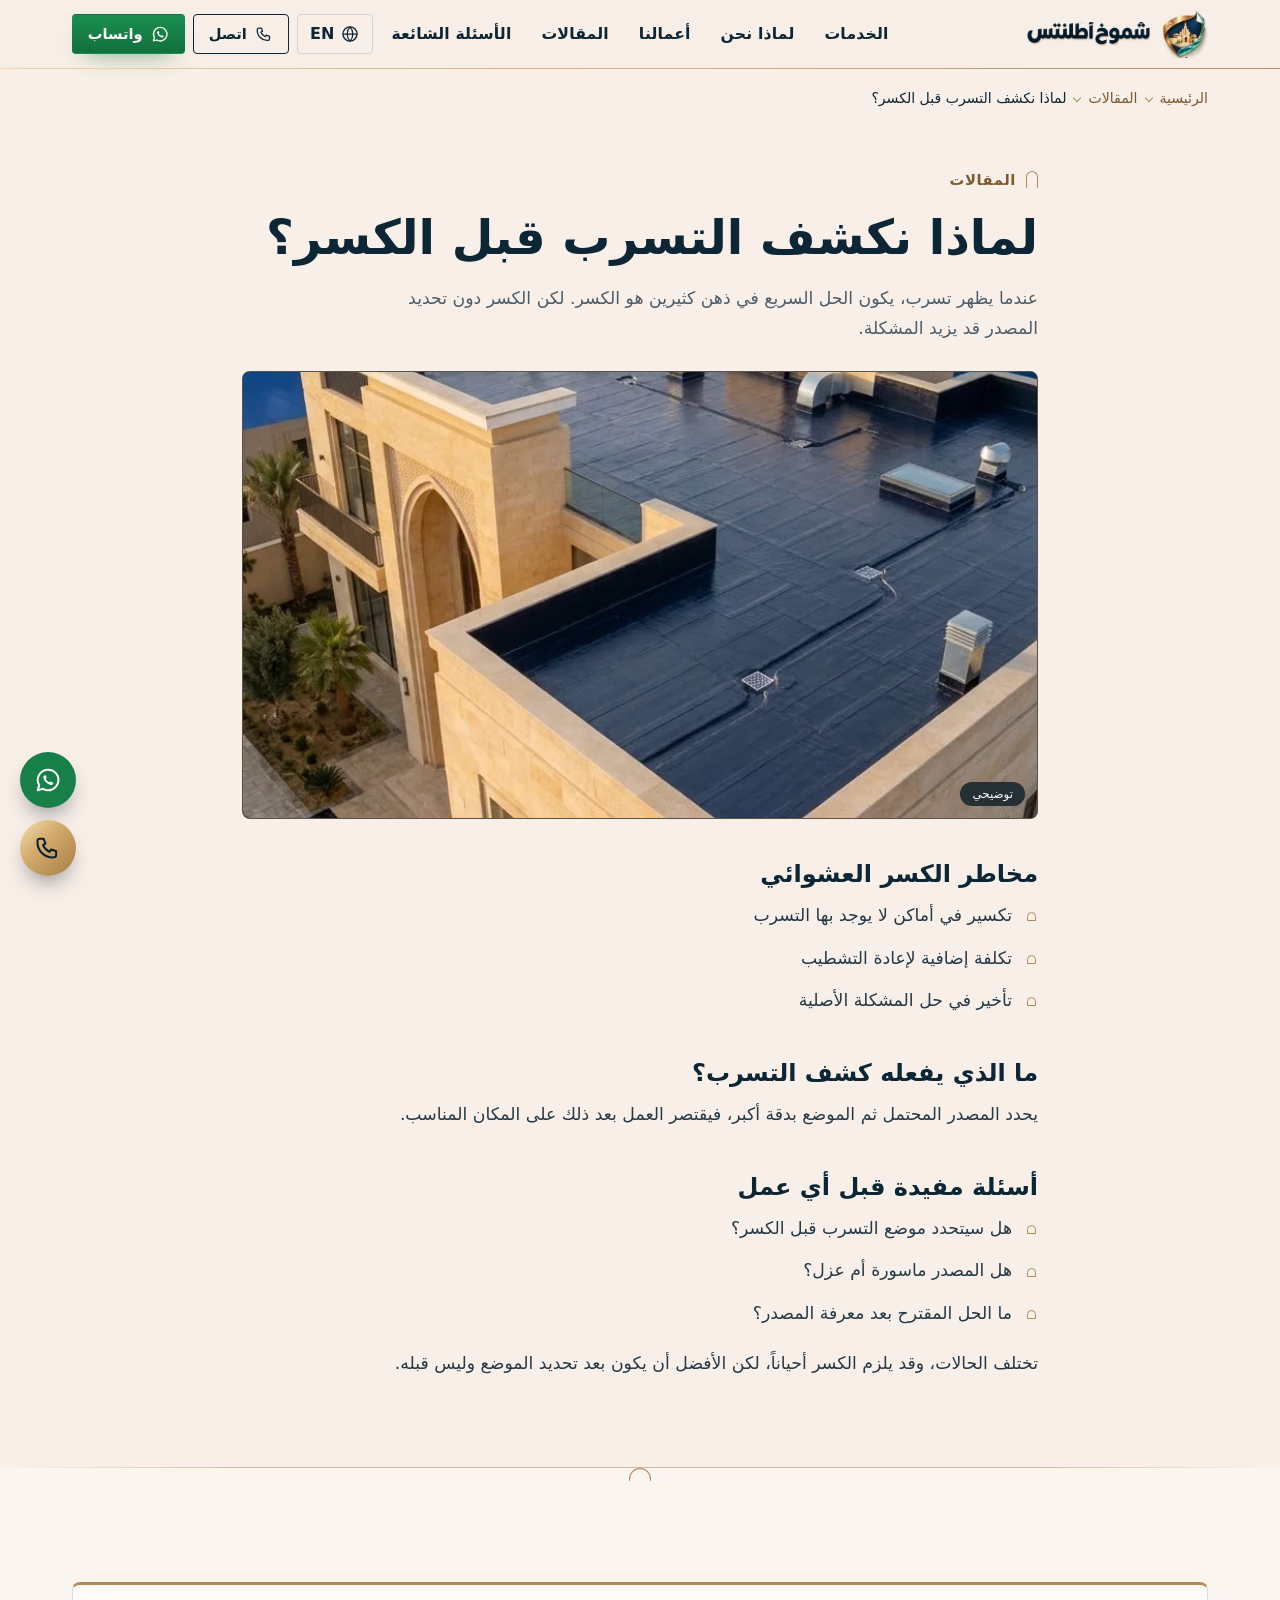
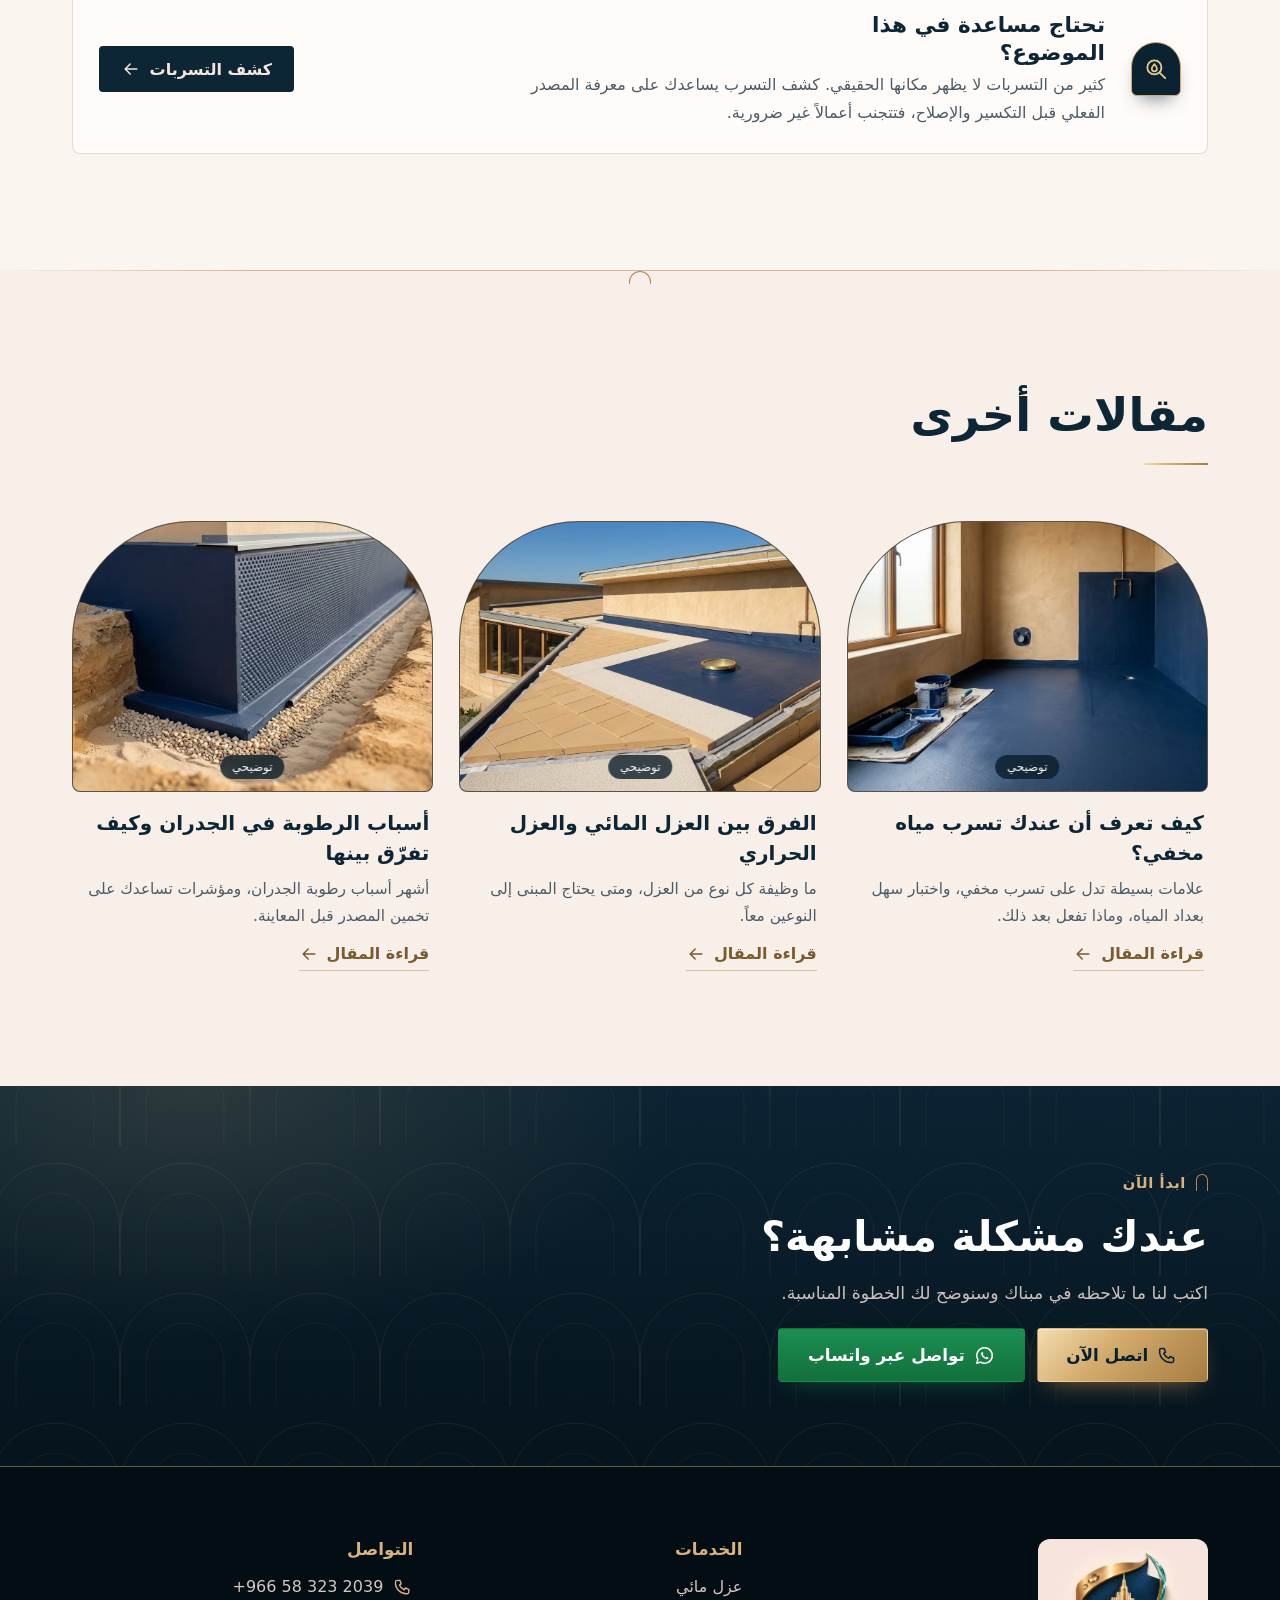
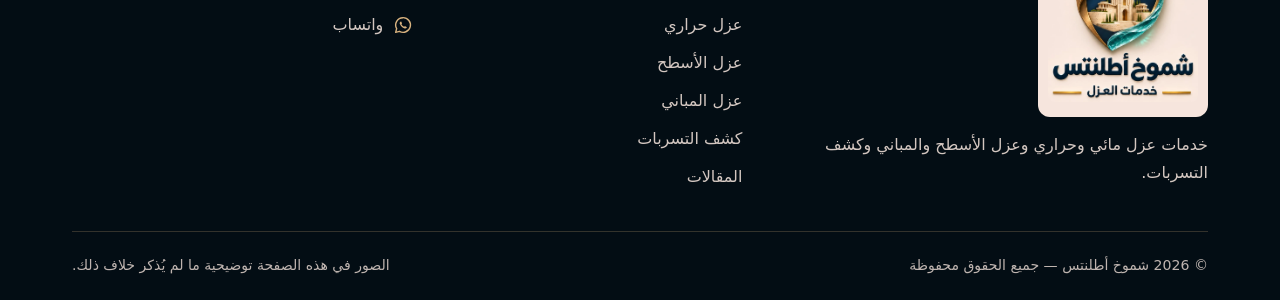
<file: article-detect-before-breaking.html>
<!doctype html>
<html lang="ar" dir="rtl">
<head>
<meta charset="utf-8">
<meta name="viewport" content="width=device-width,initial-scale=1,viewport-fit=cover">
<title>لماذا نكشف التسرب قبل الكسر؟ | شموخ أطلنتس</title>
<meta name="description" content="كيف يوفر تحديد موضع التسرب أولاً أعمال تكسير غير ضرورية.">
<meta name="theme-color" content="#061722">
<meta name="robots" content="index,follow">
<meta property="og:type" content="website">
<meta property="og:locale" content="ar_SA">
<meta property="og:title" content="لماذا نكشف التسرب قبل الكسر؟ | شموخ أطلنتس">
<meta property="og:description" content="كيف يوفر تحديد موضع التسرب أولاً أعمال تكسير غير ضرورية.">
<meta property="og:image" content="assets/logo/og-image.jpg">
<meta name="twitter:card" content="summary_large_image">
<link rel="icon" type="image/png" sizes="64x64" href="assets/logo/favicon-64.png">
<link rel="apple-touch-icon" href="assets/logo/apple-touch-icon.png">
<script>document.documentElement.className+=" js"</script>
<link rel="stylesheet" href="css/style.css">
</head>
<body data-page="detect-before-breaking">

<svg width="0" height="0" style="position:absolute" aria-hidden="true" focusable="false">
  <defs>
    <symbol id="i-phone" viewBox="0 0 24 24"><path d="M5 4h3.2l1.6 4.2-2.1 1.4a11 11 0 0 0 5.7 5.7l1.4-2.1L19 14.8V18a2 2 0 0 1-2 2A13 13 0 0 1 3 6a2 2 0 0 1 2-2Z" fill="none" stroke="currentColor" stroke-width="1.7" stroke-linejoin="round"/></symbol>
    <symbol id="i-wa" viewBox="0 0 24 24"><path d="M12 3.2a8.8 8.8 0 0 0-7.6 13.2L3.2 20.8l4.5-1.2A8.8 8.8 0 1 0 12 3.2Z" fill="none" stroke="currentColor" stroke-width="1.7" stroke-linejoin="round"/><path d="M9 8.2c.3-.5.8-.4 1 0l.8 1.7c.1.3 0 .5-.2.7l-.5.6c.8 1.5 1.8 2.3 3.2 3l.6-.6c.2-.2.5-.3.8-.1l1.6.9c.4.2.4.6.1 1-.5.8-1.4 1.1-2.4.8-2.9-.9-5.2-3.2-6-5.9-.2-.9.2-1.6 1-2.1Z" fill="currentColor"/></symbol>
    <symbol id="i-drop" viewBox="0 0 24 24"><path d="M12 3.5c3.2 4 5.6 7 5.6 10a5.6 5.6 0 0 1-11.2 0c0-3 2.4-6 5.6-10Z" fill="none" stroke="currentColor" stroke-width="1.7" stroke-linejoin="round"/><path d="M9.4 14.3a2.8 2.8 0 0 0 2 2.2" fill="none" stroke="currentColor" stroke-width="1.7" stroke-linecap="round"/></symbol>
    <symbol id="i-heat" viewBox="0 0 24 24"><path d="M9 14.2V5.5a2.5 2.5 0 0 1 5 0v8.7a4.2 4.2 0 1 1-5 0Z" fill="none" stroke="currentColor" stroke-width="1.7" stroke-linejoin="round"/><path d="M11.5 9v6.4" stroke="currentColor" stroke-width="1.7" stroke-linecap="round"/><path d="M17 7.5c1.2.6 1.2 1.8 0 2.4M19.5 6c1.8 1 1.8 3.4 0 4.4" fill="none" stroke="currentColor" stroke-width="1.5" stroke-linecap="round"/></symbol>
    <symbol id="i-roof" viewBox="0 0 24 24"><path d="M3.5 10.5 12 4l8.5 6.5L12 17 3.5 10.5Z" fill="none" stroke="currentColor" stroke-width="1.7" stroke-linejoin="round"/><path d="m3.5 14 8.5 6.5 8.5-6.5" fill="none" stroke="currentColor" stroke-width="1.7" stroke-linejoin="round"/></symbol>
    <symbol id="i-build" viewBox="0 0 24 24"><path d="M5 20.5V8.5l7-3.5 7 3.5v12M3.5 20.5h17" fill="none" stroke="currentColor" stroke-width="1.7" stroke-linejoin="round" stroke-linecap="round"/><path d="M9 10.5h1.5M13.5 10.5H15M9 14h1.5M13.5 14H15M10.5 20.5v-3h3v3" fill="none" stroke="currentColor" stroke-width="1.6" stroke-linecap="round" stroke-linejoin="round"/></symbol>
    <symbol id="i-chat" viewBox="0 0 24 24"><path d="M4 5.5h16v10H9.5L5.5 19v-3.5H4v-10Z" fill="none" stroke="currentColor" stroke-width="1.7" stroke-linejoin="round"/></symbol>
    <symbol id="i-form" viewBox="0 0 24 24"><path d="M6 3.5h9l3 3v14H6v-17Z" fill="none" stroke="currentColor" stroke-width="1.7" stroke-linejoin="round"/><path d="M9 11h6M9 14.5h6M9 7.5h3" stroke="currentColor" stroke-width="1.6" stroke-linecap="round"/></symbol>
    <symbol id="i-clock" viewBox="0 0 24 24"><circle cx="12" cy="12" r="8.5" fill="none" stroke="currentColor" stroke-width="1.7"/><path d="M12 7.5V12l3 2" fill="none" stroke="currentColor" stroke-width="1.7" stroke-linecap="round"/></symbol>
    <symbol id="i-search" viewBox="0 0 24 24"><circle cx="10.5" cy="10.5" r="6" fill="none" stroke="currentColor" stroke-width="1.7"/><path d="m15 15 5 5" stroke="currentColor" stroke-width="1.7" stroke-linecap="round"/></symbol>
    <symbol id="i-layers" viewBox="0 0 24 24"><path d="m12 4 8.5 4.5L12 13 3.5 8.5 12 4Z" fill="none" stroke="currentColor" stroke-width="1.7" stroke-linejoin="round"/><path d="m3.5 12.5 8.5 4.5 8.5-4.5" fill="none" stroke="currentColor" stroke-width="1.7" stroke-linejoin="round"/></symbol>
    <symbol id="i-handshake" viewBox="0 0 24 24"><path d="M4 12.5 8.5 8l3 1.5 3-1.5L20 12.5l-5 5.2-2.2-1.2-1.8 1.7L4 12.5Z" fill="none" stroke="currentColor" stroke-width="1.7" stroke-linejoin="round"/></symbol>
    <symbol id="i-leak" viewBox="0 0 24 24"><circle cx="10.5" cy="10.5" r="6.5" fill="none" stroke="currentColor" stroke-width="1.7"/><path d="m15.5 15.5 5 5" stroke="currentColor" stroke-width="1.7" stroke-linecap="round"/><path d="M10.5 7.4c1.6 2 2.4 3.2 2.4 4.4a2.4 2.4 0 0 1-4.8 0c0-1.2.8-2.4 2.4-4.4Z" fill="none" stroke="currentColor" stroke-width="1.5" stroke-linejoin="round"/></symbol>
    <symbol id="i-check" viewBox="0 0 24 24"><path d="m5 12.5 4.5 4.5L19 7.5" fill="none" stroke="currentColor" stroke-width="2" stroke-linecap="round" stroke-linejoin="round"/></symbol>
    <symbol id="i-plus" viewBox="0 0 24 24"><path d="M12 5v14M5 12h14" stroke="currentColor" stroke-width="1.8" stroke-linecap="round"/></symbol>
    <symbol id="i-close" viewBox="0 0 24 24"><path d="m6 6 12 12M18 6 6 18" stroke="currentColor" stroke-width="1.8" stroke-linecap="round"/></symbol>
    <symbol id="i-menu" viewBox="0 0 24 24"><path d="M4 7h16M4 12h16M4 17h16" stroke="currentColor" stroke-width="1.8" stroke-linecap="round"/></symbol>
    <symbol id="i-arrow" viewBox="0 0 24 24"><path d="M19 12H5m6-6-6 6 6 6" fill="none" stroke="currentColor" stroke-width="1.8" stroke-linecap="round" stroke-linejoin="round"/></symbol>
    <symbol id="i-chev" viewBox="0 0 24 24"><path d="m9 5 7 7-7 7" fill="none" stroke="currentColor" stroke-width="1.9" stroke-linecap="round" stroke-linejoin="round"/></symbol>
    <symbol id="i-quote" viewBox="0 0 24 24"><path d="M9 7H5.5v5H8c0 2-.8 3-2.5 3.5M18.5 7H15v5h2.5c0 2-.8 3-2.5 3.5" fill="none" stroke="currentColor" stroke-width="1.6" stroke-linecap="round" stroke-linejoin="round"/></symbol>
    <symbol id="i-pin" viewBox="0 0 24 24"><path d="M12 21s6.5-5.7 6.5-11A6.5 6.5 0 0 0 5.5 10C5.5 15.3 12 21 12 21Z" fill="none" stroke="currentColor" stroke-width="1.7" stroke-linejoin="round"/><circle cx="12" cy="10" r="2.3" fill="none" stroke="currentColor" stroke-width="1.7"/></symbol>
    <symbol id="i-insta" viewBox="0 0 24 24"><rect x="4" y="4" width="16" height="16" rx="4.5" fill="none" stroke="currentColor" stroke-width="1.7"/><circle cx="12" cy="12" r="3.6" fill="none" stroke="currentColor" stroke-width="1.7"/><circle cx="16.8" cy="7.2" r="1" fill="currentColor"/></symbol>
    <symbol id="i-x" viewBox="0 0 24 24"><path d="m5 5 14 14M19 5 5 19" stroke="currentColor" stroke-width="1.9" stroke-linecap="round"/></symbol>
    <symbol id="i-tiktok" viewBox="0 0 24 24"><path d="M14 4v10.2a3.6 3.6 0 1 1-3.6-3.6M14 4c.4 2.2 1.9 3.6 4.2 3.8" fill="none" stroke="currentColor" stroke-width="1.8" stroke-linecap="round" stroke-linejoin="round"/></symbol>
    <symbol id="i-snap" viewBox="0 0 24 24"><path d="M12 4.2c-2.6 0-4 1.9-4 4.2v2.2l-2.2.7 1.7 1.5c-.3 1-1 1.7-2 2.2 1 .4 2 .5 2.7 1 .3.7 1 1.2 1.8.9.6-.3 1.3-.4 2 0 .6.3 1.5 0 1.8-.9.8-.5 1.7-.6 2.7-1-1-.5-1.7-1.2-2-2.2l1.7-1.5-2.2-.7V8.4c0-2.3-1.4-4.2-4-4.2Z" fill="none" stroke="currentColor" stroke-width="1.6" stroke-linejoin="round"/></symbol>
    <symbol id="i-globe" viewBox="0 0 24 24"><circle cx="12" cy="12" r="8.5" fill="none" stroke="currentColor" stroke-width="1.6"/><path d="M3.5 12h17M12 3.5c2.4 2.5 3.4 5.3 3.4 8.5s-1 6-3.4 8.5c-2.4-2.5-3.4-5.3-3.4-8.5s1-6 3.4-8.5Z" fill="none" stroke="currentColor" stroke-width="1.5"/></symbol>
  </defs>
</svg>

<a class="skip" href="#main" data-i18n="a11y.skip">تخطي إلى المحتوى</a>

<!-- ============ الهيدر ============ -->
<header class="hdr" id="top">
  <div class="wrap hdr__in">
    <a class="brand" href="index.html" aria-label="شموخ أطلنتس – خدمات العزل" data-i18n-attr="aria-label:brand.alt">
      <img class="brand__emb" src="assets/logo/emblem.webp" alt="" width="455" height="479">
      <img class="brand__word" src="assets/logo/wordmark.webp" alt="شموخ أطلنتس – خدمات العزل" data-i18n-attr="alt:brand.alt" width="665" height="125">
    </a>
    <nav class="nav" id="nav" aria-label="التنقل الرئيسي" data-i18n-attr="aria-label:nav.aria">
      <a href="index.html#services" data-i18n="nav.services">الخدمات</a>
      <a href="index.html#why" data-i18n="nav.why">لماذا نحن</a>
      <a href="index.html#works" data-i18n="nav.works" data-section="gallery">أعمالنا</a>
      <a href="blog.html" data-i18n="nav.blog">المقالات</a>
      <a href="index.html#faq" data-i18n="nav.faq">الأسئلة الشائعة</a>
    </nav>
    <div class="hdr__act">
      <button class="lang" id="langBtn" type="button" aria-label="Switch to English" data-i18n-attr="aria-label:lang.aria"><svg class="ico" aria-hidden="true"><use href="#i-globe"/></svg><span data-i18n="lang.btn">EN</span></button>
      <a class="btn btn--line btn--sm hdr__call" href="#" data-call><svg class="ico" aria-hidden="true"><use href="#i-phone"/></svg><span data-i18n="hdr.call">اتصل</span></a>
      <a class="btn btn--wa btn--sm hdr__wa" href="#" data-wa target="_blank" rel="noopener"><svg class="ico" aria-hidden="true"><use href="#i-wa"/></svg><span data-i18n="hdr.wa">واتساب</span></a>
      <button class="burger" id="burger" type="button" aria-expanded="false" aria-controls="nav" aria-label="القائمة" data-i18n-attr="aria-label:hdr.menu"><svg class="ico ico--open" aria-hidden="true"><use href="#i-menu"/></svg><svg class="ico ico--close" aria-hidden="true"><use href="#i-close"/></svg></button>
    </div>
  </div>
</header>

<main id="main">
<div id="pageRoot" data-render="detect-before-breaking"><nav class="crumbs wrap" aria-label="breadcrumb"><ol><li><a href="index.html">الرئيسية</a></li><li><a href="blog.html">المقالات</a></li><li><span aria-current="page">لماذا نكشف التسرب قبل الكسر؟</span></li></ol></nav><article class="art" data-anchor><div class="wrap art__wrap"><header class="art__head"><p class="eyebrow"><span class="eyebrow__mark" aria-hidden="true"></span><span>المقالات</span></p><h1>لماذا نكشف التسرب قبل الكسر؟</h1><p class="lead">عندما يظهر تسرب، يكون الحل السريع في ذهن كثيرين هو الكسر. لكن الكسر دون تحديد المصدر قد يزيد المشكلة.</p></header><figure class="art__img" data-illus><img src="assets/projects/water-roof.webp" alt="" width="768" height="576" fetchpriority="high" decoding="async"><figcaption class="tag">توضيحي</figcaption></figure><div class="art__body"><h2>مخاطر الكسر العشوائي</h2><ul><li>تكسير في أماكن لا يوجد بها التسرب</li><li>تكلفة إضافية لإعادة التشطيب</li><li>تأخير في حل المشكلة الأصلية</li></ul><h2>ما الذي يفعله كشف التسرب؟</h2><p>يحدد المصدر المحتمل ثم الموضع بدقة أكبر، فيقتصر العمل بعد ذلك على المكان المناسب.</p><h2>أسئلة مفيدة قبل أي عمل</h2><ul><li>هل سيتحدد موضع التسرب قبل الكسر؟</li><li>هل المصدر ماسورة أم عزل؟</li><li>ما الحل المقترح بعد معرفة المصدر؟</li></ul><p>تختلف الحالات، وقد يلزم الكسر أحياناً، لكن الأفضل أن يكون بعد تحديد الموضع وليس قبله.</p></div></div></article><section class="sec sec--sand2 artsvc" data-anchor><div class="wrap"><div class="artsvc__box"><span class="badge" aria-hidden="true"><svg class="ico" aria-hidden="true"><use href="#i-leak"/></svg></span><div><h2>تحتاج مساعدة في هذا الموضوع؟</h2><p>كثير من التسربات لا يظهر مكانها الحقيقي. كشف التسرب يساعدك على معرفة المصدر الفعلي قبل التكسير والإصلاح، فتتجنب أعمالاً غير ضرورية.</p></div><a class="btn btn--navy" href="leak-detection.html"><span>كشف التسربات</span><svg class="ico ico--dir" aria-hidden="true"><use href="#i-arrow"/></svg></a></div></div></section><section class="sec" data-anchor><div class="wrap"><header class="sec__head"><h2>مقالات أخرى</h2></header><div class="acards"><a class="acard" href="article-hidden-leak-signs.html"><figure class="acard__img" data-illus><img src="assets/projects/water-bathroom.webp" alt="" width="768" height="576" loading="lazy" decoding="async"><figcaption class="tag">توضيحي</figcaption></figure><div class="acard__b"><h3>كيف تعرف أن عندك تسرب مياه مخفي؟</h3><p>علامات بسيطة تدل على تسرب مخفي، واختبار سهل بعداد المياه، وماذا تفعل بعد ذلك.</p><span class="acard__more">قراءة المقال<svg class="ico ico--dir" aria-hidden="true"><use href="#i-arrow"/></svg></span></div></a><a class="acard" href="article-waterproof-vs-thermal.html"><figure class="acard__img" data-illus><img src="assets/projects/roof-house.webp" alt="" width="768" height="576" loading="lazy" decoding="async"><figcaption class="tag">توضيحي</figcaption></figure><div class="acard__b"><h3>الفرق بين العزل المائي والعزل الحراري</h3><p>ما وظيفة كل نوع من العزل، ومتى يحتاج المبنى إلى النوعين معاً.</p><span class="acard__more">قراءة المقال<svg class="ico ico--dir" aria-hidden="true"><use href="#i-arrow"/></svg></span></div></a><a class="acard" href="article-wall-dampness-causes.html"><figure class="acard__img" data-illus><img src="assets/projects/building-foundation.webp" alt="" width="768" height="576" loading="lazy" decoding="async"><figcaption class="tag">توضيحي</figcaption></figure><div class="acard__b"><h3>أسباب الرطوبة في الجدران وكيف تفرّق بينها</h3><p>أشهر أسباب رطوبة الجدران، ومؤشرات تساعدك على تخمين المصدر قبل المعاينة.</p><span class="acard__more">قراءة المقال<svg class="ico ico--dir" aria-hidden="true"><use href="#i-arrow"/></svg></span></div></a></div></div></section><section class="cta cta--page" data-anchor><div class="wrap"><div class="cta__copy"><p class="eyebrow eyebrow--light"><span class="eyebrow__mark" aria-hidden="true"></span><span>ابدأ الآن</span></p><h2>عندك مشكلة مشابهة؟</h2><p class="lead">اكتب لنا ما تلاحظه في مبناك وسنوضح لك الخطوة المناسبة.</p><div class="cta__btns"><a class="btn btn--brass btn--lg" href="#" data-call><svg class="ico" aria-hidden="true"><use href="#i-phone"/></svg><span>اتصل الآن</span></a><a class="btn btn--wa btn--lg" href="#" target="_blank" rel="noopener" data-wa-service="5"><svg class="ico" aria-hidden="true"><use href="#i-wa"/></svg><span>تواصل عبر واتساب</span></a></div></div></div></section></div>
</main>

<!-- ============ الفوتر ============ -->
<footer class="foot">
  <div class="wrap foot__grid">
    <div class="foot__brand">
      <div class="plaque"><img src="assets/logo/logo-full.webp" alt="شموخ أطلنتس – خدمات العزل" data-i18n-attr="alt:brand.alt" width="685" height="700" loading="lazy" decoding="async"></div>
      <p data-i18n="foot.about">خدمات عزل مائي وحراري وعزل الأسطح والمباني وكشف التسربات.</p>
    </div>
    <div>
      <h3 data-i18n="foot.services">الخدمات</h3>
      <ul class="foot__list">
        <li><a href="index.html#svc-1" data-i18n="svc.1.name">عزل مائي</a></li>
        <li><a href="index.html#svc-2" data-i18n="svc.2.name">عزل حراري</a></li>
        <li><a href="index.html#svc-3" data-i18n="svc.3.name">عزل الأسطح</a></li>
        <li><a href="index.html#svc-4" data-i18n="svc.4.name">عزل المباني</a></li>
        <li><a href="index.html#svc-5" data-i18n="svc.5.name">كشف التسربات</a></li>
        <li><a href="blog.html" data-i18n="nav.blog">المقالات</a></li>
      </ul>
    </div>
    <div>
      <h3 data-i18n="foot.contact">التواصل</h3>
      <ul class="foot__list" id="footContact">
        <li><a href="#" data-call><svg class="ico" aria-hidden="true"><use href="#i-phone"/></svg><span dir="ltr" data-phone-text></span></a></li>
        <li><a href="#" data-wa target="_blank" rel="noopener"><svg class="ico" aria-hidden="true"><use href="#i-wa"/></svg><span data-i18n="hdr.wa">واتساب</span></a></li>
        <li data-if="email"><a href="#" data-email><span data-email-text dir="ltr"></span></a></li>
        <li data-if="address"><svg class="ico" aria-hidden="true"><use href="#i-pin"/></svg><span data-address-text></span></li>
        <li data-if="hours"><svg class="ico" aria-hidden="true"><use href="#i-clock"/></svg><span data-hours-text></span></li>
      </ul>
      <div class="social" id="social"></div>
    </div>
  </div>
  <div class="wrap foot__bottom">
    <p>© <span id="year"></span> <span data-company-name></span> — <span data-i18n="foot.rights">جميع الحقوق محفوظة</span></p>
    <p class="foot__note" data-i18n="foot.note" data-illus-only>الصور في هذه الصفحة توضيحية ما لم يُذكر خلاف ذلك.</p>
  </div>
</footer>

<!-- أزرار عايمة (ديسكتوب) -->
<div class="float" aria-label="contact">
  <a class="float__btn float__btn--wa" href="#" data-wa target="_blank" rel="noopener" aria-label="واتساب" data-i18n-attr="aria-label:float.wa"><svg class="ico" aria-hidden="true"><use href="#i-wa"/></svg></a>
  <a class="float__btn float__btn--call" href="#" data-call aria-label="اتصل بنا" data-i18n-attr="aria-label:float.call"><svg class="ico" aria-hidden="true"><use href="#i-phone"/></svg></a>
</div>

<!-- شريط سفلي ثابت (موبايل) -->
<div class="mbar">
  <a class="mbar__btn mbar__btn--call" href="#" data-call><svg class="ico" aria-hidden="true"><use href="#i-phone"/></svg><span data-i18n="mobile.call">اتصل</span></a>
  <a class="mbar__btn mbar__btn--wa" href="#" data-wa target="_blank" rel="noopener"><svg class="ico" aria-hidden="true"><use href="#i-wa"/></svg><span data-i18n="mobile.wa">واتساب</span></a>
</div>

<script src="js/config.js"></script>
<script src="js/translations.js"></script>
<script src="js/pages.js"></script>
<script src="js/main.js"></script>
</body>
</html>
</file>
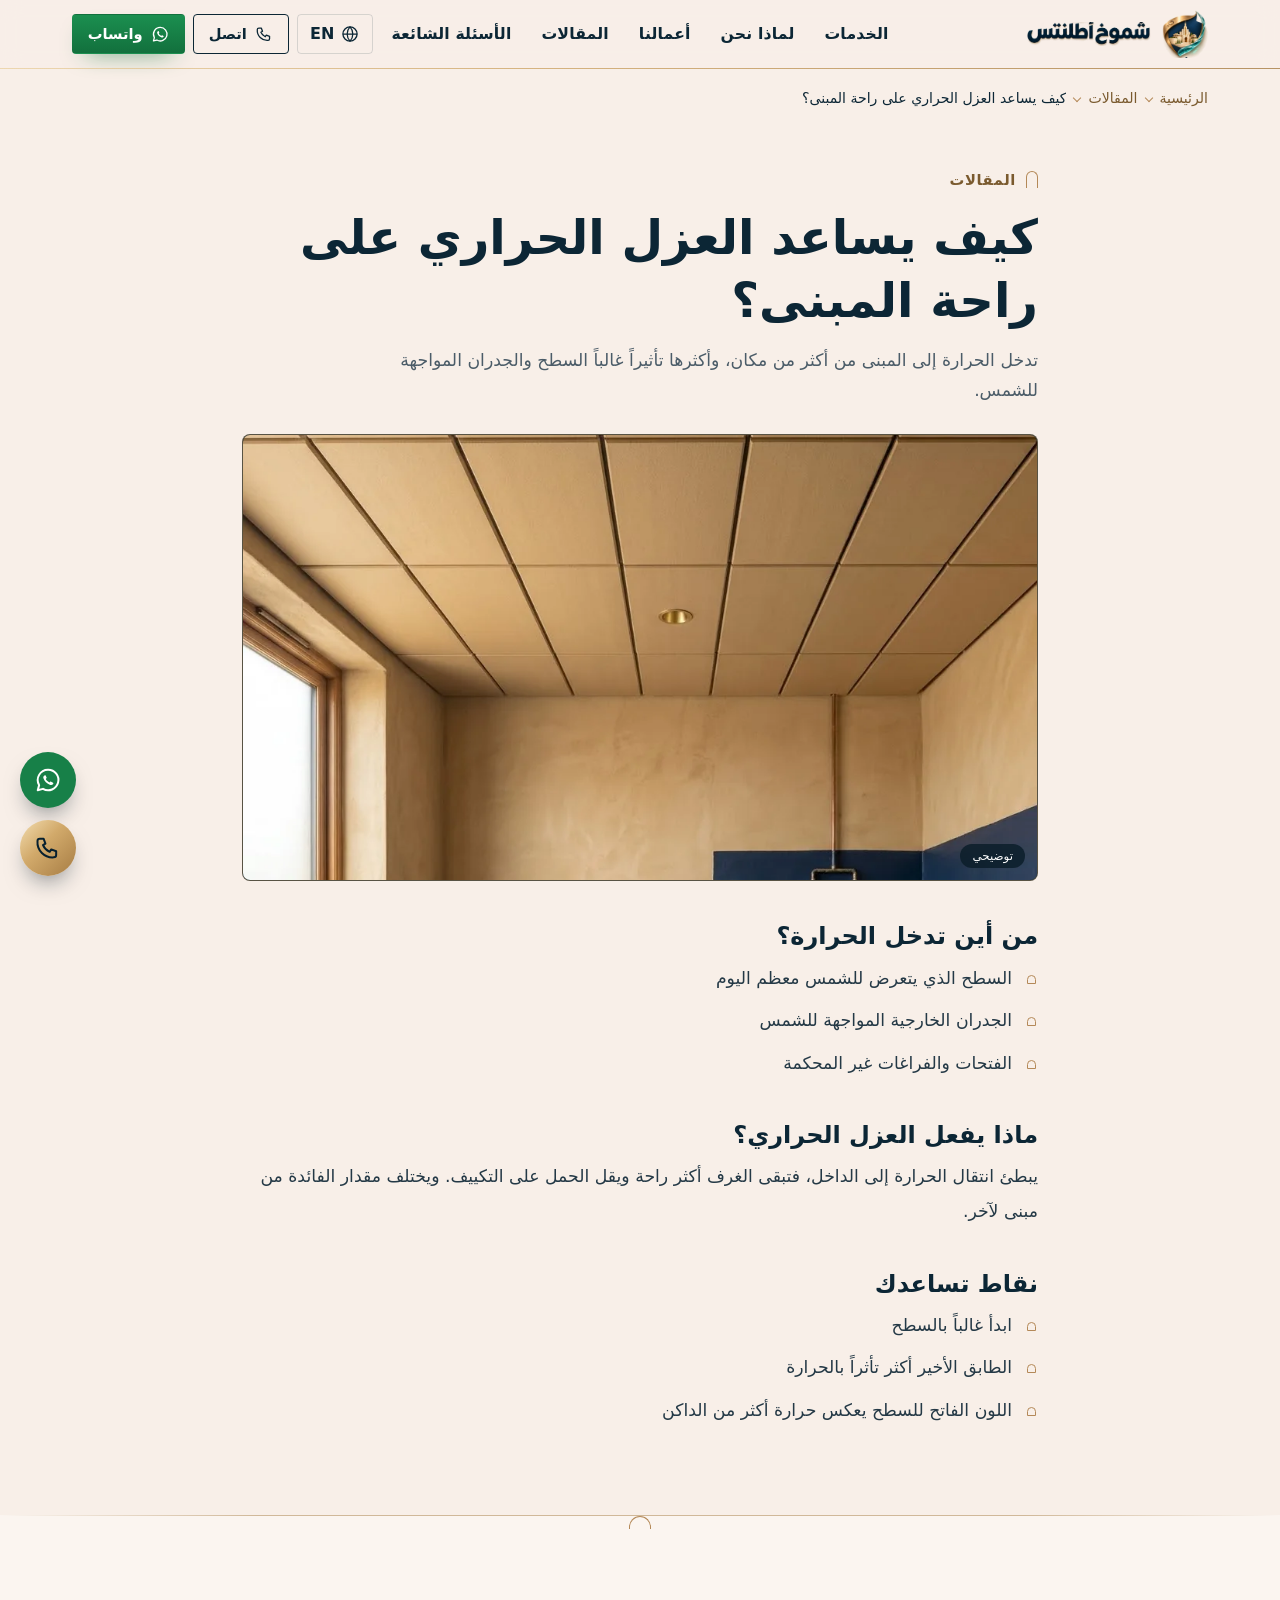
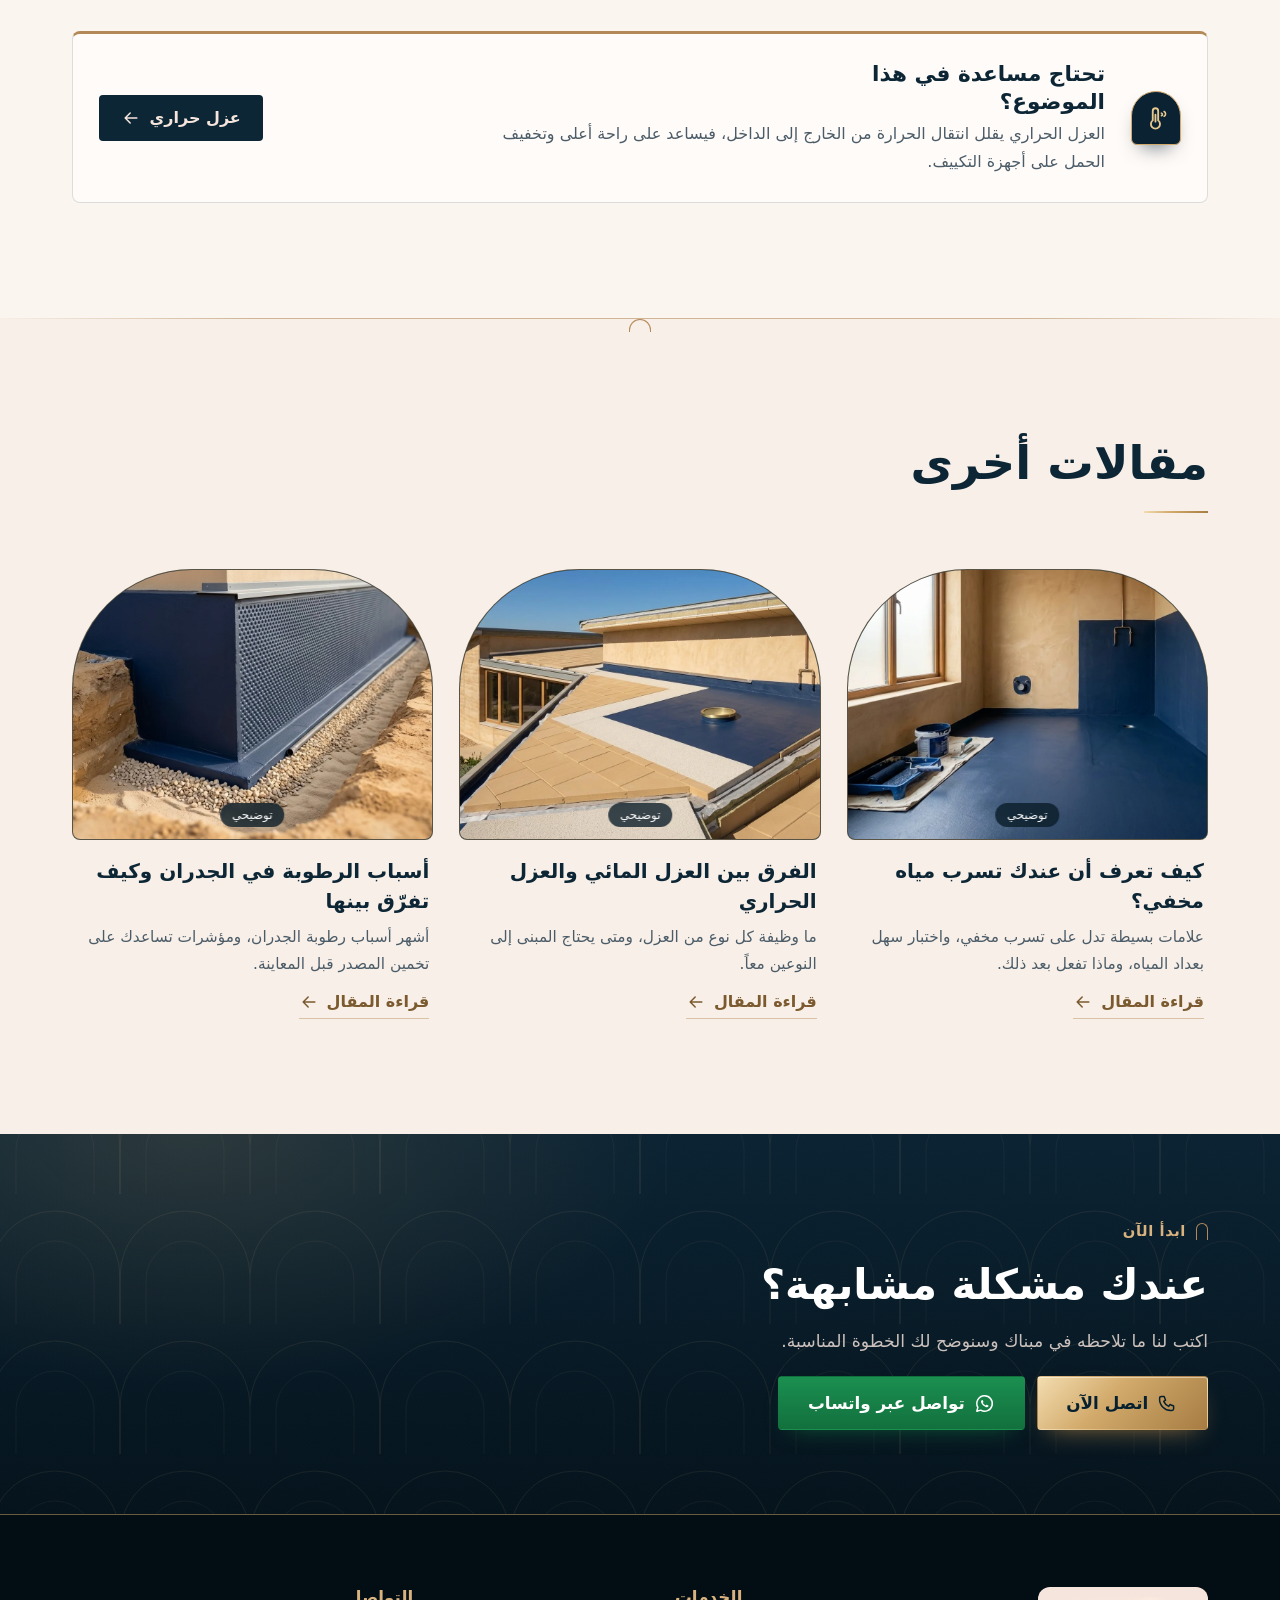
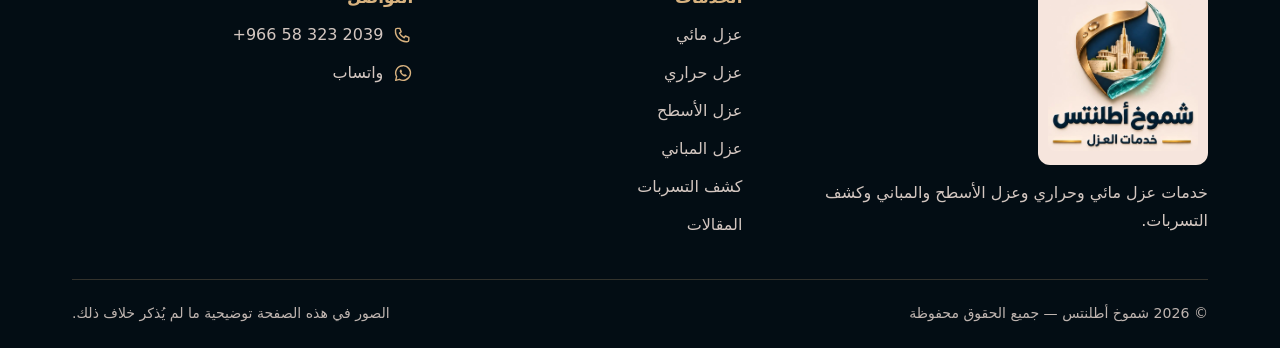
<file: article-heat-insulation-comfort.html>
<!doctype html>
<html lang="ar" dir="rtl">
<head>
<meta charset="utf-8">
<meta name="viewport" content="width=device-width,initial-scale=1,viewport-fit=cover">
<title>كيف يساعد العزل الحراري على راحة المبنى؟ | شموخ أطلنتس</title>
<meta name="description" content="من أين تدخل الحرارة إلى المبنى، ومتى يفيد العزل الحراري.">
<meta name="theme-color" content="#061722">
<meta name="robots" content="index,follow">
<meta property="og:type" content="website">
<meta property="og:locale" content="ar_SA">
<meta property="og:title" content="كيف يساعد العزل الحراري على راحة المبنى؟ | شموخ أطلنتس">
<meta property="og:description" content="من أين تدخل الحرارة إلى المبنى، ومتى يفيد العزل الحراري.">
<meta property="og:image" content="assets/logo/og-image.jpg">
<meta name="twitter:card" content="summary_large_image">
<link rel="icon" type="image/png" sizes="64x64" href="assets/logo/favicon-64.png">
<link rel="apple-touch-icon" href="assets/logo/apple-touch-icon.png">
<script>document.documentElement.className+=" js"</script>
<link rel="stylesheet" href="css/style.css">
</head>
<body data-page="heat-insulation-comfort">

<svg width="0" height="0" style="position:absolute" aria-hidden="true" focusable="false">
  <defs>
    <symbol id="i-phone" viewBox="0 0 24 24"><path d="M5 4h3.2l1.6 4.2-2.1 1.4a11 11 0 0 0 5.7 5.7l1.4-2.1L19 14.8V18a2 2 0 0 1-2 2A13 13 0 0 1 3 6a2 2 0 0 1 2-2Z" fill="none" stroke="currentColor" stroke-width="1.7" stroke-linejoin="round"/></symbol>
    <symbol id="i-wa" viewBox="0 0 24 24"><path d="M12 3.2a8.8 8.8 0 0 0-7.6 13.2L3.2 20.8l4.5-1.2A8.8 8.8 0 1 0 12 3.2Z" fill="none" stroke="currentColor" stroke-width="1.7" stroke-linejoin="round"/><path d="M9 8.2c.3-.5.8-.4 1 0l.8 1.7c.1.3 0 .5-.2.7l-.5.6c.8 1.5 1.8 2.3 3.2 3l.6-.6c.2-.2.5-.3.8-.1l1.6.9c.4.2.4.6.1 1-.5.8-1.4 1.1-2.4.8-2.9-.9-5.2-3.2-6-5.9-.2-.9.2-1.6 1-2.1Z" fill="currentColor"/></symbol>
    <symbol id="i-drop" viewBox="0 0 24 24"><path d="M12 3.5c3.2 4 5.6 7 5.6 10a5.6 5.6 0 0 1-11.2 0c0-3 2.4-6 5.6-10Z" fill="none" stroke="currentColor" stroke-width="1.7" stroke-linejoin="round"/><path d="M9.4 14.3a2.8 2.8 0 0 0 2 2.2" fill="none" stroke="currentColor" stroke-width="1.7" stroke-linecap="round"/></symbol>
    <symbol id="i-heat" viewBox="0 0 24 24"><path d="M9 14.2V5.5a2.5 2.5 0 0 1 5 0v8.7a4.2 4.2 0 1 1-5 0Z" fill="none" stroke="currentColor" stroke-width="1.7" stroke-linejoin="round"/><path d="M11.5 9v6.4" stroke="currentColor" stroke-width="1.7" stroke-linecap="round"/><path d="M17 7.5c1.2.6 1.2 1.8 0 2.4M19.5 6c1.8 1 1.8 3.4 0 4.4" fill="none" stroke="currentColor" stroke-width="1.5" stroke-linecap="round"/></symbol>
    <symbol id="i-roof" viewBox="0 0 24 24"><path d="M3.5 10.5 12 4l8.5 6.5L12 17 3.5 10.5Z" fill="none" stroke="currentColor" stroke-width="1.7" stroke-linejoin="round"/><path d="m3.5 14 8.5 6.5 8.5-6.5" fill="none" stroke="currentColor" stroke-width="1.7" stroke-linejoin="round"/></symbol>
    <symbol id="i-build" viewBox="0 0 24 24"><path d="M5 20.5V8.5l7-3.5 7 3.5v12M3.5 20.5h17" fill="none" stroke="currentColor" stroke-width="1.7" stroke-linejoin="round" stroke-linecap="round"/><path d="M9 10.5h1.5M13.5 10.5H15M9 14h1.5M13.5 14H15M10.5 20.5v-3h3v3" fill="none" stroke="currentColor" stroke-width="1.6" stroke-linecap="round" stroke-linejoin="round"/></symbol>
    <symbol id="i-chat" viewBox="0 0 24 24"><path d="M4 5.5h16v10H9.5L5.5 19v-3.5H4v-10Z" fill="none" stroke="currentColor" stroke-width="1.7" stroke-linejoin="round"/></symbol>
    <symbol id="i-form" viewBox="0 0 24 24"><path d="M6 3.5h9l3 3v14H6v-17Z" fill="none" stroke="currentColor" stroke-width="1.7" stroke-linejoin="round"/><path d="M9 11h6M9 14.5h6M9 7.5h3" stroke="currentColor" stroke-width="1.6" stroke-linecap="round"/></symbol>
    <symbol id="i-clock" viewBox="0 0 24 24"><circle cx="12" cy="12" r="8.5" fill="none" stroke="currentColor" stroke-width="1.7"/><path d="M12 7.5V12l3 2" fill="none" stroke="currentColor" stroke-width="1.7" stroke-linecap="round"/></symbol>
    <symbol id="i-search" viewBox="0 0 24 24"><circle cx="10.5" cy="10.5" r="6" fill="none" stroke="currentColor" stroke-width="1.7"/><path d="m15 15 5 5" stroke="currentColor" stroke-width="1.7" stroke-linecap="round"/></symbol>
    <symbol id="i-layers" viewBox="0 0 24 24"><path d="m12 4 8.5 4.5L12 13 3.5 8.5 12 4Z" fill="none" stroke="currentColor" stroke-width="1.7" stroke-linejoin="round"/><path d="m3.5 12.5 8.5 4.5 8.5-4.5" fill="none" stroke="currentColor" stroke-width="1.7" stroke-linejoin="round"/></symbol>
    <symbol id="i-handshake" viewBox="0 0 24 24"><path d="M4 12.5 8.5 8l3 1.5 3-1.5L20 12.5l-5 5.2-2.2-1.2-1.8 1.7L4 12.5Z" fill="none" stroke="currentColor" stroke-width="1.7" stroke-linejoin="round"/></symbol>
    <symbol id="i-leak" viewBox="0 0 24 24"><circle cx="10.5" cy="10.5" r="6.5" fill="none" stroke="currentColor" stroke-width="1.7"/><path d="m15.5 15.5 5 5" stroke="currentColor" stroke-width="1.7" stroke-linecap="round"/><path d="M10.5 7.4c1.6 2 2.4 3.2 2.4 4.4a2.4 2.4 0 0 1-4.8 0c0-1.2.8-2.4 2.4-4.4Z" fill="none" stroke="currentColor" stroke-width="1.5" stroke-linejoin="round"/></symbol>
    <symbol id="i-check" viewBox="0 0 24 24"><path d="m5 12.5 4.5 4.5L19 7.5" fill="none" stroke="currentColor" stroke-width="2" stroke-linecap="round" stroke-linejoin="round"/></symbol>
    <symbol id="i-plus" viewBox="0 0 24 24"><path d="M12 5v14M5 12h14" stroke="currentColor" stroke-width="1.8" stroke-linecap="round"/></symbol>
    <symbol id="i-close" viewBox="0 0 24 24"><path d="m6 6 12 12M18 6 6 18" stroke="currentColor" stroke-width="1.8" stroke-linecap="round"/></symbol>
    <symbol id="i-menu" viewBox="0 0 24 24"><path d="M4 7h16M4 12h16M4 17h16" stroke="currentColor" stroke-width="1.8" stroke-linecap="round"/></symbol>
    <symbol id="i-arrow" viewBox="0 0 24 24"><path d="M19 12H5m6-6-6 6 6 6" fill="none" stroke="currentColor" stroke-width="1.8" stroke-linecap="round" stroke-linejoin="round"/></symbol>
    <symbol id="i-chev" viewBox="0 0 24 24"><path d="m9 5 7 7-7 7" fill="none" stroke="currentColor" stroke-width="1.9" stroke-linecap="round" stroke-linejoin="round"/></symbol>
    <symbol id="i-quote" viewBox="0 0 24 24"><path d="M9 7H5.5v5H8c0 2-.8 3-2.5 3.5M18.5 7H15v5h2.5c0 2-.8 3-2.5 3.5" fill="none" stroke="currentColor" stroke-width="1.6" stroke-linecap="round" stroke-linejoin="round"/></symbol>
    <symbol id="i-pin" viewBox="0 0 24 24"><path d="M12 21s6.5-5.7 6.5-11A6.5 6.5 0 0 0 5.5 10C5.5 15.3 12 21 12 21Z" fill="none" stroke="currentColor" stroke-width="1.7" stroke-linejoin="round"/><circle cx="12" cy="10" r="2.3" fill="none" stroke="currentColor" stroke-width="1.7"/></symbol>
    <symbol id="i-insta" viewBox="0 0 24 24"><rect x="4" y="4" width="16" height="16" rx="4.5" fill="none" stroke="currentColor" stroke-width="1.7"/><circle cx="12" cy="12" r="3.6" fill="none" stroke="currentColor" stroke-width="1.7"/><circle cx="16.8" cy="7.2" r="1" fill="currentColor"/></symbol>
    <symbol id="i-x" viewBox="0 0 24 24"><path d="m5 5 14 14M19 5 5 19" stroke="currentColor" stroke-width="1.9" stroke-linecap="round"/></symbol>
    <symbol id="i-tiktok" viewBox="0 0 24 24"><path d="M14 4v10.2a3.6 3.6 0 1 1-3.6-3.6M14 4c.4 2.2 1.9 3.6 4.2 3.8" fill="none" stroke="currentColor" stroke-width="1.8" stroke-linecap="round" stroke-linejoin="round"/></symbol>
    <symbol id="i-snap" viewBox="0 0 24 24"><path d="M12 4.2c-2.6 0-4 1.9-4 4.2v2.2l-2.2.7 1.7 1.5c-.3 1-1 1.7-2 2.2 1 .4 2 .5 2.7 1 .3.7 1 1.2 1.8.9.6-.3 1.3-.4 2 0 .6.3 1.5 0 1.8-.9.8-.5 1.7-.6 2.7-1-1-.5-1.7-1.2-2-2.2l1.7-1.5-2.2-.7V8.4c0-2.3-1.4-4.2-4-4.2Z" fill="none" stroke="currentColor" stroke-width="1.6" stroke-linejoin="round"/></symbol>
    <symbol id="i-globe" viewBox="0 0 24 24"><circle cx="12" cy="12" r="8.5" fill="none" stroke="currentColor" stroke-width="1.6"/><path d="M3.5 12h17M12 3.5c2.4 2.5 3.4 5.3 3.4 8.5s-1 6-3.4 8.5c-2.4-2.5-3.4-5.3-3.4-8.5s1-6 3.4-8.5Z" fill="none" stroke="currentColor" stroke-width="1.5"/></symbol>
  </defs>
</svg>

<a class="skip" href="#main" data-i18n="a11y.skip">تخطي إلى المحتوى</a>

<!-- ============ الهيدر ============ -->
<header class="hdr" id="top">
  <div class="wrap hdr__in">
    <a class="brand" href="index.html" aria-label="شموخ أطلنتس – خدمات العزل" data-i18n-attr="aria-label:brand.alt">
      <img class="brand__emb" src="assets/logo/emblem.webp" alt="" width="455" height="479">
      <img class="brand__word" src="assets/logo/wordmark.webp" alt="شموخ أطلنتس – خدمات العزل" data-i18n-attr="alt:brand.alt" width="665" height="125">
    </a>
    <nav class="nav" id="nav" aria-label="التنقل الرئيسي" data-i18n-attr="aria-label:nav.aria">
      <a href="index.html#services" data-i18n="nav.services">الخدمات</a>
      <a href="index.html#why" data-i18n="nav.why">لماذا نحن</a>
      <a href="index.html#works" data-i18n="nav.works" data-section="gallery">أعمالنا</a>
      <a href="blog.html" data-i18n="nav.blog">المقالات</a>
      <a href="index.html#faq" data-i18n="nav.faq">الأسئلة الشائعة</a>
    </nav>
    <div class="hdr__act">
      <button class="lang" id="langBtn" type="button" aria-label="Switch to English" data-i18n-attr="aria-label:lang.aria"><svg class="ico" aria-hidden="true"><use href="#i-globe"/></svg><span data-i18n="lang.btn">EN</span></button>
      <a class="btn btn--line btn--sm hdr__call" href="#" data-call><svg class="ico" aria-hidden="true"><use href="#i-phone"/></svg><span data-i18n="hdr.call">اتصل</span></a>
      <a class="btn btn--wa btn--sm hdr__wa" href="#" data-wa target="_blank" rel="noopener"><svg class="ico" aria-hidden="true"><use href="#i-wa"/></svg><span data-i18n="hdr.wa">واتساب</span></a>
      <button class="burger" id="burger" type="button" aria-expanded="false" aria-controls="nav" aria-label="القائمة" data-i18n-attr="aria-label:hdr.menu"><svg class="ico ico--open" aria-hidden="true"><use href="#i-menu"/></svg><svg class="ico ico--close" aria-hidden="true"><use href="#i-close"/></svg></button>
    </div>
  </div>
</header>

<main id="main">
<div id="pageRoot" data-render="heat-insulation-comfort"><nav class="crumbs wrap" aria-label="breadcrumb"><ol><li><a href="index.html">الرئيسية</a></li><li><a href="blog.html">المقالات</a></li><li><span aria-current="page">كيف يساعد العزل الحراري على راحة المبنى؟</span></li></ol></nav><article class="art" data-anchor><div class="wrap art__wrap"><header class="art__head"><p class="eyebrow"><span class="eyebrow__mark" aria-hidden="true"></span><span>المقالات</span></p><h1>كيف يساعد العزل الحراري على راحة المبنى؟</h1><p class="lead">تدخل الحرارة إلى المبنى من أكثر من مكان، وأكثرها تأثيراً غالباً السطح والجدران المواجهة للشمس.</p></header><figure class="art__img" data-illus><img src="assets/projects/thermal-ceiling.webp" alt="" width="768" height="576" fetchpriority="high" decoding="async"><figcaption class="tag">توضيحي</figcaption></figure><div class="art__body"><h2>من أين تدخل الحرارة؟</h2><ul><li>السطح الذي يتعرض للشمس معظم اليوم</li><li>الجدران الخارجية المواجهة للشمس</li><li>الفتحات والفراغات غير المحكمة</li></ul><h2>ماذا يفعل العزل الحراري؟</h2><p>يبطئ انتقال الحرارة إلى الداخل، فتبقى الغرف أكثر راحة ويقل الحمل على التكييف. ويختلف مقدار الفائدة من مبنى لآخر.</p><h2>نقاط تساعدك</h2><ul><li>ابدأ غالباً بالسطح</li><li>الطابق الأخير أكثر تأثراً بالحرارة</li><li>اللون الفاتح للسطح يعكس حرارة أكثر من الداكن</li></ul></div></div></article><section class="sec sec--sand2 artsvc" data-anchor><div class="wrap"><div class="artsvc__box"><span class="badge" aria-hidden="true"><svg class="ico" aria-hidden="true"><use href="#i-heat"/></svg></span><div><h2>تحتاج مساعدة في هذا الموضوع؟</h2><p>العزل الحراري يقلل انتقال الحرارة من الخارج إلى الداخل، فيساعد على راحة أعلى وتخفيف الحمل على أجهزة التكييف.</p></div><a class="btn btn--navy" href="thermal-insulation.html"><span>عزل حراري</span><svg class="ico ico--dir" aria-hidden="true"><use href="#i-arrow"/></svg></a></div></div></section><section class="sec" data-anchor><div class="wrap"><header class="sec__head"><h2>مقالات أخرى</h2></header><div class="acards"><a class="acard" href="article-hidden-leak-signs.html"><figure class="acard__img" data-illus><img src="assets/projects/water-bathroom.webp" alt="" width="768" height="576" loading="lazy" decoding="async"><figcaption class="tag">توضيحي</figcaption></figure><div class="acard__b"><h3>كيف تعرف أن عندك تسرب مياه مخفي؟</h3><p>علامات بسيطة تدل على تسرب مخفي، واختبار سهل بعداد المياه، وماذا تفعل بعد ذلك.</p><span class="acard__more">قراءة المقال<svg class="ico ico--dir" aria-hidden="true"><use href="#i-arrow"/></svg></span></div></a><a class="acard" href="article-waterproof-vs-thermal.html"><figure class="acard__img" data-illus><img src="assets/projects/roof-house.webp" alt="" width="768" height="576" loading="lazy" decoding="async"><figcaption class="tag">توضيحي</figcaption></figure><div class="acard__b"><h3>الفرق بين العزل المائي والعزل الحراري</h3><p>ما وظيفة كل نوع من العزل، ومتى يحتاج المبنى إلى النوعين معاً.</p><span class="acard__more">قراءة المقال<svg class="ico ico--dir" aria-hidden="true"><use href="#i-arrow"/></svg></span></div></a><a class="acard" href="article-wall-dampness-causes.html"><figure class="acard__img" data-illus><img src="assets/projects/building-foundation.webp" alt="" width="768" height="576" loading="lazy" decoding="async"><figcaption class="tag">توضيحي</figcaption></figure><div class="acard__b"><h3>أسباب الرطوبة في الجدران وكيف تفرّق بينها</h3><p>أشهر أسباب رطوبة الجدران، ومؤشرات تساعدك على تخمين المصدر قبل المعاينة.</p><span class="acard__more">قراءة المقال<svg class="ico ico--dir" aria-hidden="true"><use href="#i-arrow"/></svg></span></div></a></div></div></section><section class="cta cta--page" data-anchor><div class="wrap"><div class="cta__copy"><p class="eyebrow eyebrow--light"><span class="eyebrow__mark" aria-hidden="true"></span><span>ابدأ الآن</span></p><h2>عندك مشكلة مشابهة؟</h2><p class="lead">اكتب لنا ما تلاحظه في مبناك وسنوضح لك الخطوة المناسبة.</p><div class="cta__btns"><a class="btn btn--brass btn--lg" href="#" data-call><svg class="ico" aria-hidden="true"><use href="#i-phone"/></svg><span>اتصل الآن</span></a><a class="btn btn--wa btn--lg" href="#" target="_blank" rel="noopener" data-wa-service="2"><svg class="ico" aria-hidden="true"><use href="#i-wa"/></svg><span>تواصل عبر واتساب</span></a></div></div></div></section></div>
</main>

<!-- ============ الفوتر ============ -->
<footer class="foot">
  <div class="wrap foot__grid">
    <div class="foot__brand">
      <div class="plaque"><img src="assets/logo/logo-full.webp" alt="شموخ أطلنتس – خدمات العزل" data-i18n-attr="alt:brand.alt" width="685" height="700" loading="lazy" decoding="async"></div>
      <p data-i18n="foot.about">خدمات عزل مائي وحراري وعزل الأسطح والمباني وكشف التسربات.</p>
    </div>
    <div>
      <h3 data-i18n="foot.services">الخدمات</h3>
      <ul class="foot__list">
        <li><a href="index.html#svc-1" data-i18n="svc.1.name">عزل مائي</a></li>
        <li><a href="index.html#svc-2" data-i18n="svc.2.name">عزل حراري</a></li>
        <li><a href="index.html#svc-3" data-i18n="svc.3.name">عزل الأسطح</a></li>
        <li><a href="index.html#svc-4" data-i18n="svc.4.name">عزل المباني</a></li>
        <li><a href="index.html#svc-5" data-i18n="svc.5.name">كشف التسربات</a></li>
        <li><a href="blog.html" data-i18n="nav.blog">المقالات</a></li>
      </ul>
    </div>
    <div>
      <h3 data-i18n="foot.contact">التواصل</h3>
      <ul class="foot__list" id="footContact">
        <li><a href="#" data-call><svg class="ico" aria-hidden="true"><use href="#i-phone"/></svg><span dir="ltr" data-phone-text></span></a></li>
        <li><a href="#" data-wa target="_blank" rel="noopener"><svg class="ico" aria-hidden="true"><use href="#i-wa"/></svg><span data-i18n="hdr.wa">واتساب</span></a></li>
        <li data-if="email"><a href="#" data-email><span data-email-text dir="ltr"></span></a></li>
        <li data-if="address"><svg class="ico" aria-hidden="true"><use href="#i-pin"/></svg><span data-address-text></span></li>
        <li data-if="hours"><svg class="ico" aria-hidden="true"><use href="#i-clock"/></svg><span data-hours-text></span></li>
      </ul>
      <div class="social" id="social"></div>
    </div>
  </div>
  <div class="wrap foot__bottom">
    <p>© <span id="year"></span> <span data-company-name></span> — <span data-i18n="foot.rights">جميع الحقوق محفوظة</span></p>
    <p class="foot__note" data-i18n="foot.note" data-illus-only>الصور في هذه الصفحة توضيحية ما لم يُذكر خلاف ذلك.</p>
  </div>
</footer>

<!-- أزرار عايمة (ديسكتوب) -->
<div class="float" aria-label="contact">
  <a class="float__btn float__btn--wa" href="#" data-wa target="_blank" rel="noopener" aria-label="واتساب" data-i18n-attr="aria-label:float.wa"><svg class="ico" aria-hidden="true"><use href="#i-wa"/></svg></a>
  <a class="float__btn float__btn--call" href="#" data-call aria-label="اتصل بنا" data-i18n-attr="aria-label:float.call"><svg class="ico" aria-hidden="true"><use href="#i-phone"/></svg></a>
</div>

<!-- شريط سفلي ثابت (موبايل) -->
<div class="mbar">
  <a class="mbar__btn mbar__btn--call" href="#" data-call><svg class="ico" aria-hidden="true"><use href="#i-phone"/></svg><span data-i18n="mobile.call">اتصل</span></a>
  <a class="mbar__btn mbar__btn--wa" href="#" data-wa target="_blank" rel="noopener"><svg class="ico" aria-hidden="true"><use href="#i-wa"/></svg><span data-i18n="mobile.wa">واتساب</span></a>
</div>

<script src="js/config.js"></script>
<script src="js/translations.js"></script>
<script src="js/pages.js"></script>
<script src="js/main.js"></script>
</body>
</html>
</file>
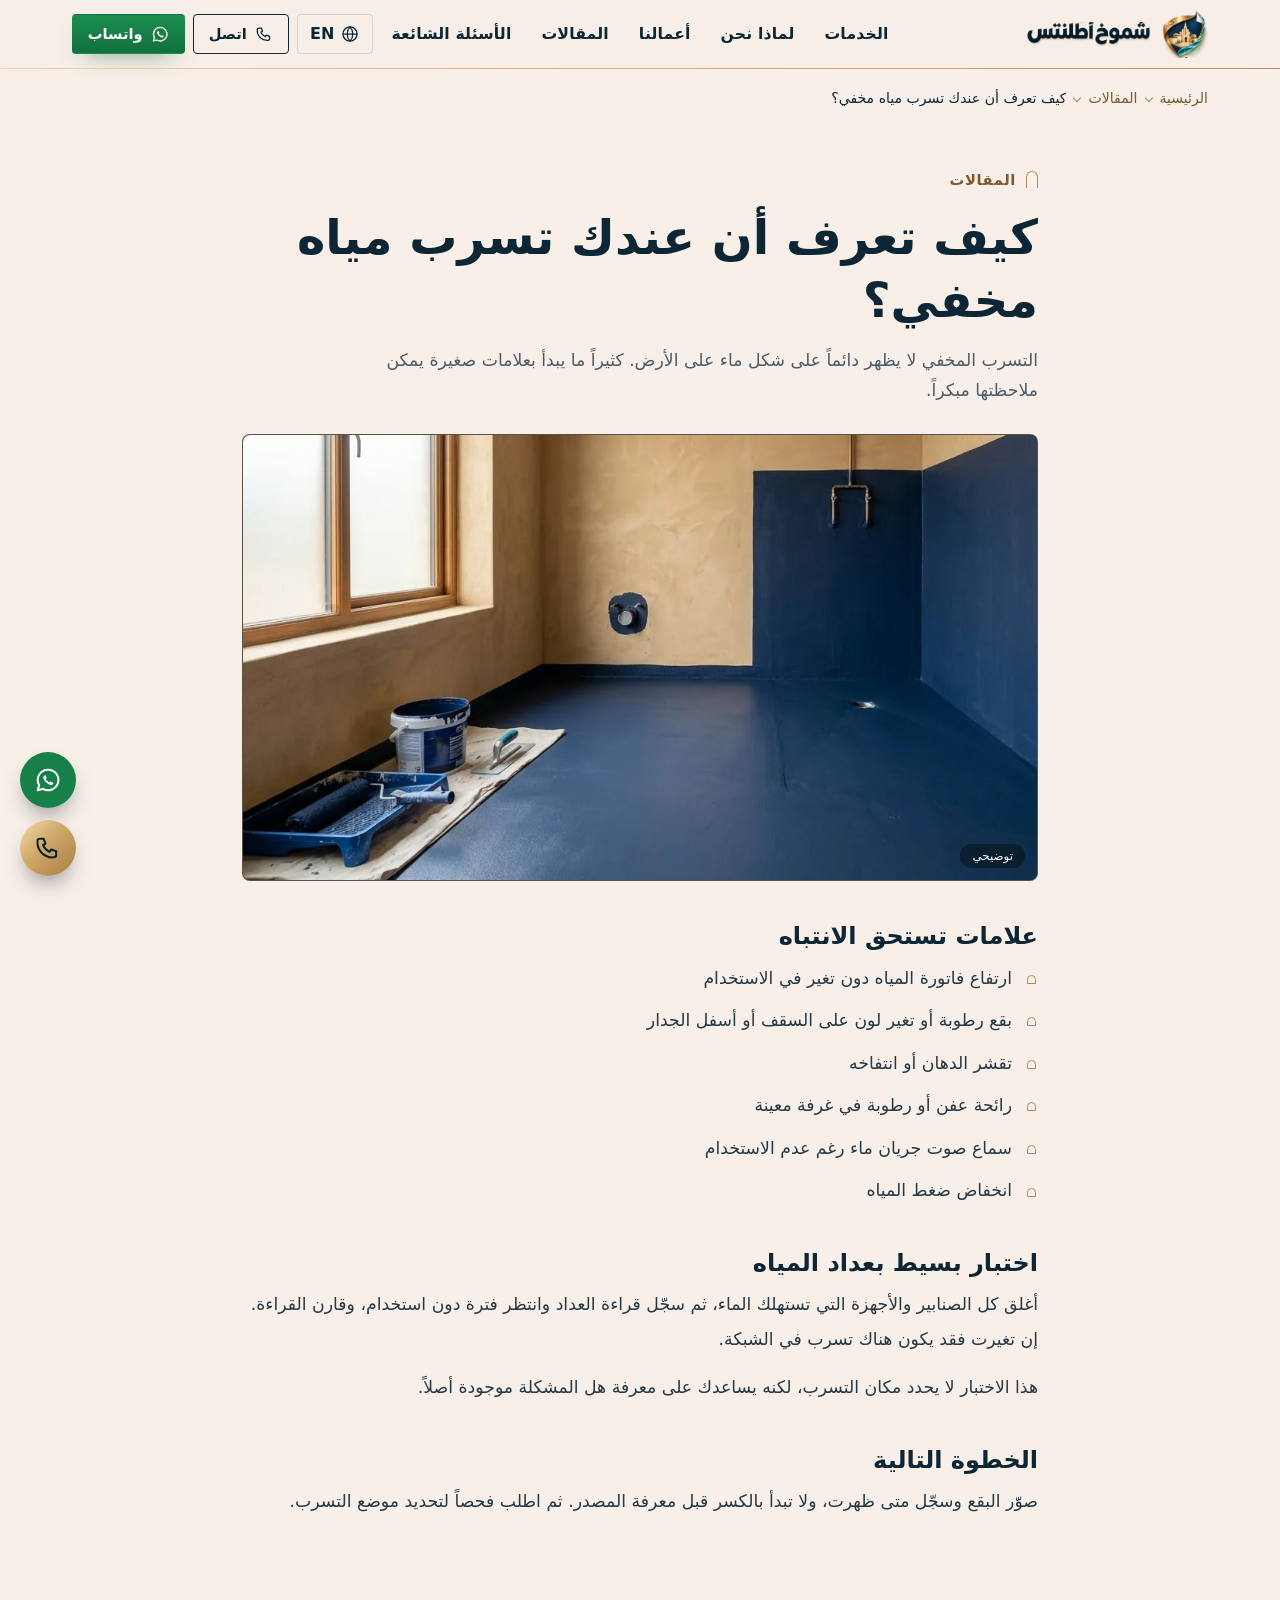
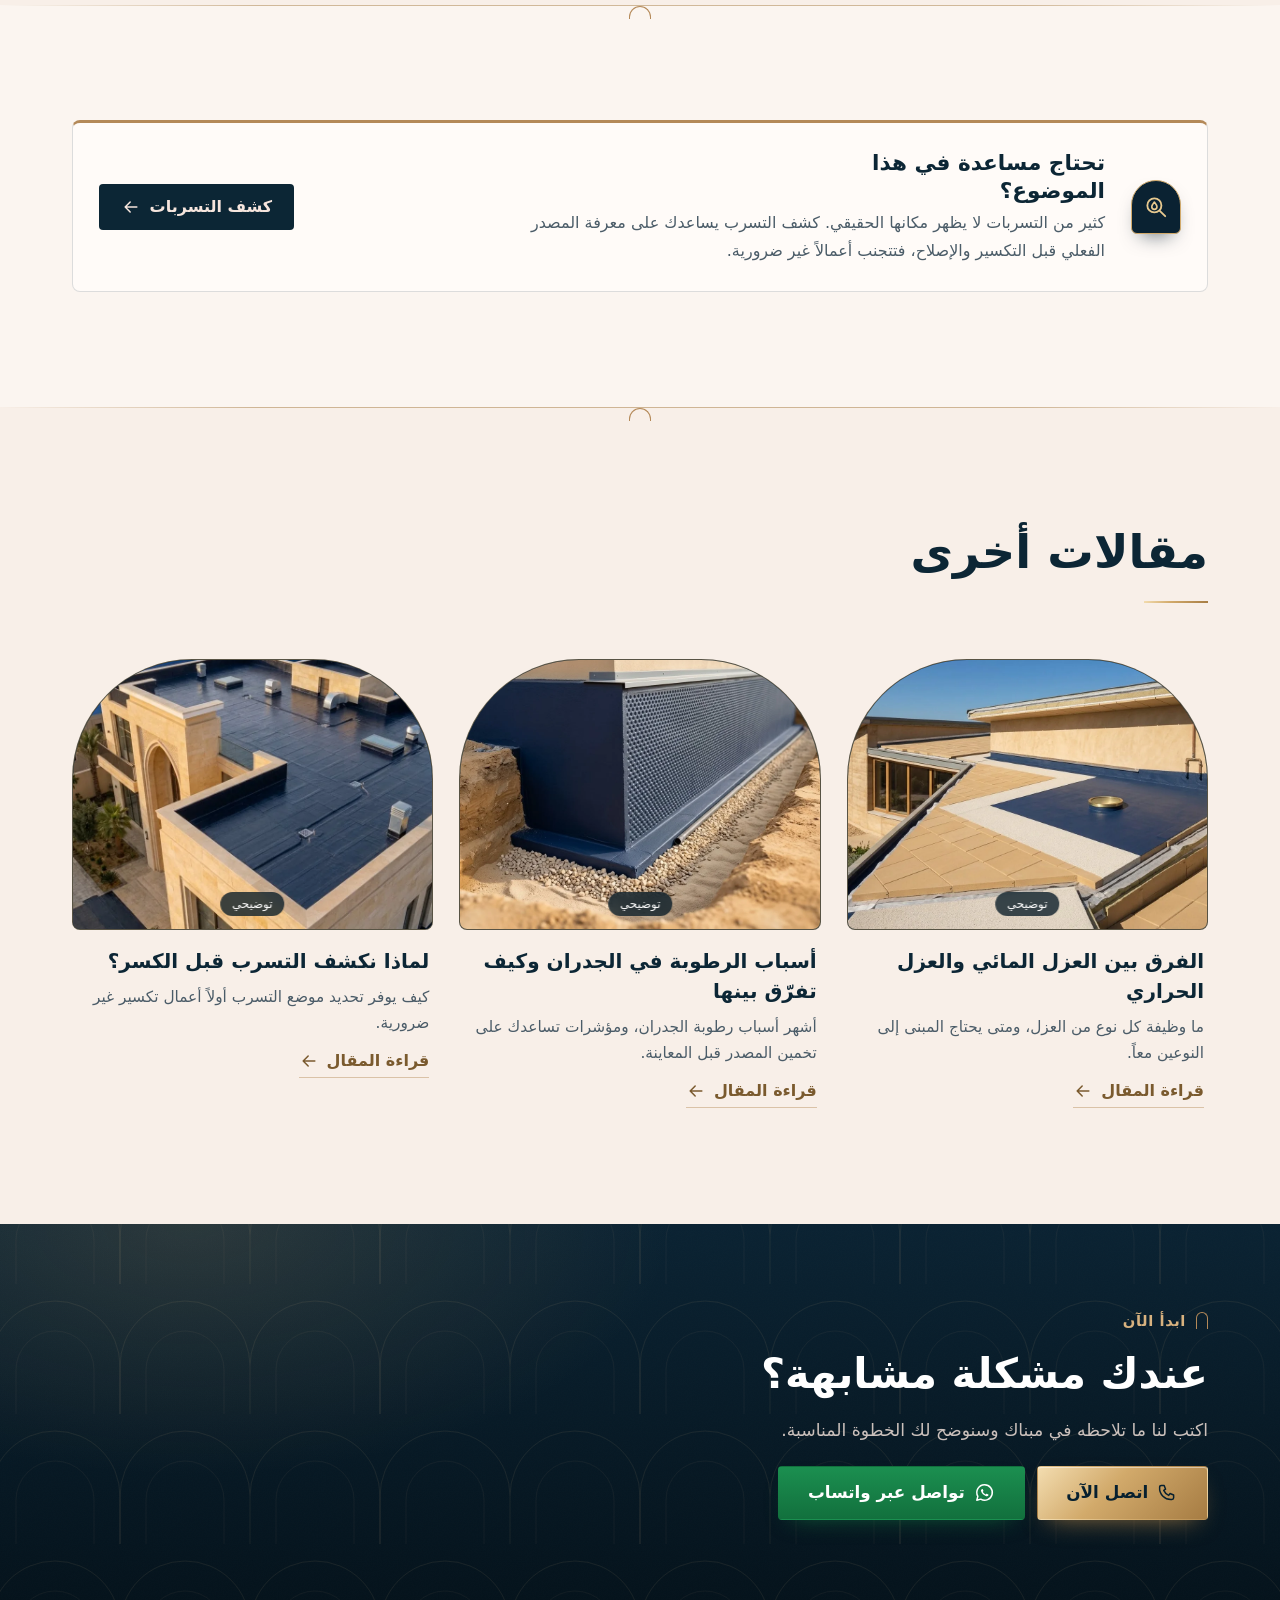
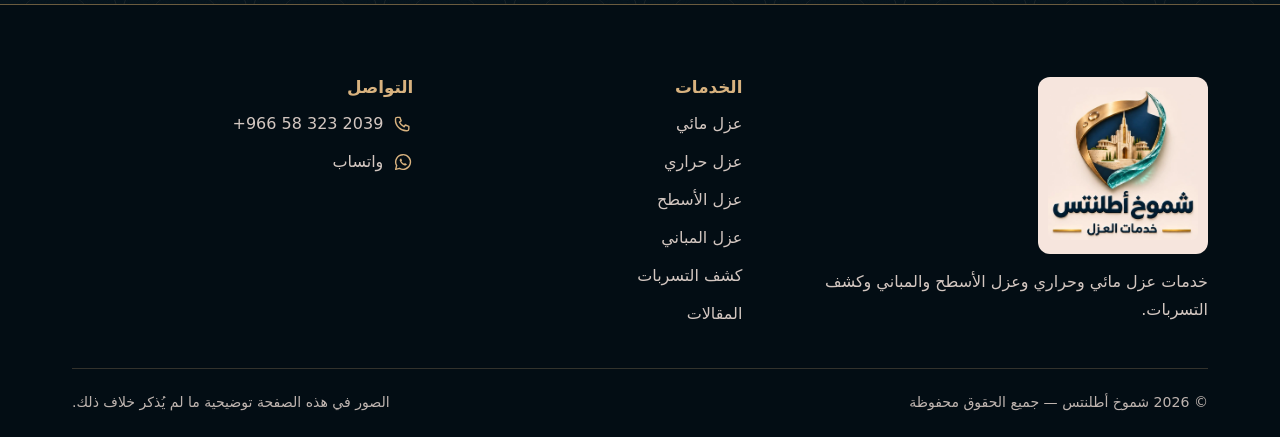
<file: article-hidden-leak-signs.html>
<!doctype html>
<html lang="ar" dir="rtl">
<head>
<meta charset="utf-8">
<meta name="viewport" content="width=device-width,initial-scale=1,viewport-fit=cover">
<title>كيف تعرف أن عندك تسرب مياه مخفي؟ | شموخ أطلنتس</title>
<meta name="description" content="علامات بسيطة تدل على تسرب مخفي، واختبار سهل بعداد المياه، وماذا تفعل بعد ذلك.">
<meta name="theme-color" content="#061722">
<meta name="robots" content="index,follow">
<meta property="og:type" content="website">
<meta property="og:locale" content="ar_SA">
<meta property="og:title" content="كيف تعرف أن عندك تسرب مياه مخفي؟ | شموخ أطلنتس">
<meta property="og:description" content="علامات بسيطة تدل على تسرب مخفي، واختبار سهل بعداد المياه، وماذا تفعل بعد ذلك.">
<meta property="og:image" content="assets/logo/og-image.jpg">
<meta name="twitter:card" content="summary_large_image">
<link rel="icon" type="image/png" sizes="64x64" href="assets/logo/favicon-64.png">
<link rel="apple-touch-icon" href="assets/logo/apple-touch-icon.png">
<script>document.documentElement.className+=" js"</script>
<link rel="stylesheet" href="css/style.css">
</head>
<body data-page="hidden-leak-signs">

<svg width="0" height="0" style="position:absolute" aria-hidden="true" focusable="false">
  <defs>
    <symbol id="i-phone" viewBox="0 0 24 24"><path d="M5 4h3.2l1.6 4.2-2.1 1.4a11 11 0 0 0 5.7 5.7l1.4-2.1L19 14.8V18a2 2 0 0 1-2 2A13 13 0 0 1 3 6a2 2 0 0 1 2-2Z" fill="none" stroke="currentColor" stroke-width="1.7" stroke-linejoin="round"/></symbol>
    <symbol id="i-wa" viewBox="0 0 24 24"><path d="M12 3.2a8.8 8.8 0 0 0-7.6 13.2L3.2 20.8l4.5-1.2A8.8 8.8 0 1 0 12 3.2Z" fill="none" stroke="currentColor" stroke-width="1.7" stroke-linejoin="round"/><path d="M9 8.2c.3-.5.8-.4 1 0l.8 1.7c.1.3 0 .5-.2.7l-.5.6c.8 1.5 1.8 2.3 3.2 3l.6-.6c.2-.2.5-.3.8-.1l1.6.9c.4.2.4.6.1 1-.5.8-1.4 1.1-2.4.8-2.9-.9-5.2-3.2-6-5.9-.2-.9.2-1.6 1-2.1Z" fill="currentColor"/></symbol>
    <symbol id="i-drop" viewBox="0 0 24 24"><path d="M12 3.5c3.2 4 5.6 7 5.6 10a5.6 5.6 0 0 1-11.2 0c0-3 2.4-6 5.6-10Z" fill="none" stroke="currentColor" stroke-width="1.7" stroke-linejoin="round"/><path d="M9.4 14.3a2.8 2.8 0 0 0 2 2.2" fill="none" stroke="currentColor" stroke-width="1.7" stroke-linecap="round"/></symbol>
    <symbol id="i-heat" viewBox="0 0 24 24"><path d="M9 14.2V5.5a2.5 2.5 0 0 1 5 0v8.7a4.2 4.2 0 1 1-5 0Z" fill="none" stroke="currentColor" stroke-width="1.7" stroke-linejoin="round"/><path d="M11.5 9v6.4" stroke="currentColor" stroke-width="1.7" stroke-linecap="round"/><path d="M17 7.5c1.2.6 1.2 1.8 0 2.4M19.5 6c1.8 1 1.8 3.4 0 4.4" fill="none" stroke="currentColor" stroke-width="1.5" stroke-linecap="round"/></symbol>
    <symbol id="i-roof" viewBox="0 0 24 24"><path d="M3.5 10.5 12 4l8.5 6.5L12 17 3.5 10.5Z" fill="none" stroke="currentColor" stroke-width="1.7" stroke-linejoin="round"/><path d="m3.5 14 8.5 6.5 8.5-6.5" fill="none" stroke="currentColor" stroke-width="1.7" stroke-linejoin="round"/></symbol>
    <symbol id="i-build" viewBox="0 0 24 24"><path d="M5 20.5V8.5l7-3.5 7 3.5v12M3.5 20.5h17" fill="none" stroke="currentColor" stroke-width="1.7" stroke-linejoin="round" stroke-linecap="round"/><path d="M9 10.5h1.5M13.5 10.5H15M9 14h1.5M13.5 14H15M10.5 20.5v-3h3v3" fill="none" stroke="currentColor" stroke-width="1.6" stroke-linecap="round" stroke-linejoin="round"/></symbol>
    <symbol id="i-chat" viewBox="0 0 24 24"><path d="M4 5.5h16v10H9.5L5.5 19v-3.5H4v-10Z" fill="none" stroke="currentColor" stroke-width="1.7" stroke-linejoin="round"/></symbol>
    <symbol id="i-form" viewBox="0 0 24 24"><path d="M6 3.5h9l3 3v14H6v-17Z" fill="none" stroke="currentColor" stroke-width="1.7" stroke-linejoin="round"/><path d="M9 11h6M9 14.5h6M9 7.5h3" stroke="currentColor" stroke-width="1.6" stroke-linecap="round"/></symbol>
    <symbol id="i-clock" viewBox="0 0 24 24"><circle cx="12" cy="12" r="8.5" fill="none" stroke="currentColor" stroke-width="1.7"/><path d="M12 7.5V12l3 2" fill="none" stroke="currentColor" stroke-width="1.7" stroke-linecap="round"/></symbol>
    <symbol id="i-search" viewBox="0 0 24 24"><circle cx="10.5" cy="10.5" r="6" fill="none" stroke="currentColor" stroke-width="1.7"/><path d="m15 15 5 5" stroke="currentColor" stroke-width="1.7" stroke-linecap="round"/></symbol>
    <symbol id="i-layers" viewBox="0 0 24 24"><path d="m12 4 8.5 4.5L12 13 3.5 8.5 12 4Z" fill="none" stroke="currentColor" stroke-width="1.7" stroke-linejoin="round"/><path d="m3.5 12.5 8.5 4.5 8.5-4.5" fill="none" stroke="currentColor" stroke-width="1.7" stroke-linejoin="round"/></symbol>
    <symbol id="i-handshake" viewBox="0 0 24 24"><path d="M4 12.5 8.5 8l3 1.5 3-1.5L20 12.5l-5 5.2-2.2-1.2-1.8 1.7L4 12.5Z" fill="none" stroke="currentColor" stroke-width="1.7" stroke-linejoin="round"/></symbol>
    <symbol id="i-leak" viewBox="0 0 24 24"><circle cx="10.5" cy="10.5" r="6.5" fill="none" stroke="currentColor" stroke-width="1.7"/><path d="m15.5 15.5 5 5" stroke="currentColor" stroke-width="1.7" stroke-linecap="round"/><path d="M10.5 7.4c1.6 2 2.4 3.2 2.4 4.4a2.4 2.4 0 0 1-4.8 0c0-1.2.8-2.4 2.4-4.4Z" fill="none" stroke="currentColor" stroke-width="1.5" stroke-linejoin="round"/></symbol>
    <symbol id="i-check" viewBox="0 0 24 24"><path d="m5 12.5 4.5 4.5L19 7.5" fill="none" stroke="currentColor" stroke-width="2" stroke-linecap="round" stroke-linejoin="round"/></symbol>
    <symbol id="i-plus" viewBox="0 0 24 24"><path d="M12 5v14M5 12h14" stroke="currentColor" stroke-width="1.8" stroke-linecap="round"/></symbol>
    <symbol id="i-close" viewBox="0 0 24 24"><path d="m6 6 12 12M18 6 6 18" stroke="currentColor" stroke-width="1.8" stroke-linecap="round"/></symbol>
    <symbol id="i-menu" viewBox="0 0 24 24"><path d="M4 7h16M4 12h16M4 17h16" stroke="currentColor" stroke-width="1.8" stroke-linecap="round"/></symbol>
    <symbol id="i-arrow" viewBox="0 0 24 24"><path d="M19 12H5m6-6-6 6 6 6" fill="none" stroke="currentColor" stroke-width="1.8" stroke-linecap="round" stroke-linejoin="round"/></symbol>
    <symbol id="i-chev" viewBox="0 0 24 24"><path d="m9 5 7 7-7 7" fill="none" stroke="currentColor" stroke-width="1.9" stroke-linecap="round" stroke-linejoin="round"/></symbol>
    <symbol id="i-quote" viewBox="0 0 24 24"><path d="M9 7H5.5v5H8c0 2-.8 3-2.5 3.5M18.5 7H15v5h2.5c0 2-.8 3-2.5 3.5" fill="none" stroke="currentColor" stroke-width="1.6" stroke-linecap="round" stroke-linejoin="round"/></symbol>
    <symbol id="i-pin" viewBox="0 0 24 24"><path d="M12 21s6.5-5.7 6.5-11A6.5 6.5 0 0 0 5.5 10C5.5 15.3 12 21 12 21Z" fill="none" stroke="currentColor" stroke-width="1.7" stroke-linejoin="round"/><circle cx="12" cy="10" r="2.3" fill="none" stroke="currentColor" stroke-width="1.7"/></symbol>
    <symbol id="i-insta" viewBox="0 0 24 24"><rect x="4" y="4" width="16" height="16" rx="4.5" fill="none" stroke="currentColor" stroke-width="1.7"/><circle cx="12" cy="12" r="3.6" fill="none" stroke="currentColor" stroke-width="1.7"/><circle cx="16.8" cy="7.2" r="1" fill="currentColor"/></symbol>
    <symbol id="i-x" viewBox="0 0 24 24"><path d="m5 5 14 14M19 5 5 19" stroke="currentColor" stroke-width="1.9" stroke-linecap="round"/></symbol>
    <symbol id="i-tiktok" viewBox="0 0 24 24"><path d="M14 4v10.2a3.6 3.6 0 1 1-3.6-3.6M14 4c.4 2.2 1.9 3.6 4.2 3.8" fill="none" stroke="currentColor" stroke-width="1.8" stroke-linecap="round" stroke-linejoin="round"/></symbol>
    <symbol id="i-snap" viewBox="0 0 24 24"><path d="M12 4.2c-2.6 0-4 1.9-4 4.2v2.2l-2.2.7 1.7 1.5c-.3 1-1 1.7-2 2.2 1 .4 2 .5 2.7 1 .3.7 1 1.2 1.8.9.6-.3 1.3-.4 2 0 .6.3 1.5 0 1.8-.9.8-.5 1.7-.6 2.7-1-1-.5-1.7-1.2-2-2.2l1.7-1.5-2.2-.7V8.4c0-2.3-1.4-4.2-4-4.2Z" fill="none" stroke="currentColor" stroke-width="1.6" stroke-linejoin="round"/></symbol>
    <symbol id="i-globe" viewBox="0 0 24 24"><circle cx="12" cy="12" r="8.5" fill="none" stroke="currentColor" stroke-width="1.6"/><path d="M3.5 12h17M12 3.5c2.4 2.5 3.4 5.3 3.4 8.5s-1 6-3.4 8.5c-2.4-2.5-3.4-5.3-3.4-8.5s1-6 3.4-8.5Z" fill="none" stroke="currentColor" stroke-width="1.5"/></symbol>
  </defs>
</svg>

<a class="skip" href="#main" data-i18n="a11y.skip">تخطي إلى المحتوى</a>

<!-- ============ الهيدر ============ -->
<header class="hdr" id="top">
  <div class="wrap hdr__in">
    <a class="brand" href="index.html" aria-label="شموخ أطلنتس – خدمات العزل" data-i18n-attr="aria-label:brand.alt">
      <img class="brand__emb" src="assets/logo/emblem.webp" alt="" width="455" height="479">
      <img class="brand__word" src="assets/logo/wordmark.webp" alt="شموخ أطلنتس – خدمات العزل" data-i18n-attr="alt:brand.alt" width="665" height="125">
    </a>
    <nav class="nav" id="nav" aria-label="التنقل الرئيسي" data-i18n-attr="aria-label:nav.aria">
      <a href="index.html#services" data-i18n="nav.services">الخدمات</a>
      <a href="index.html#why" data-i18n="nav.why">لماذا نحن</a>
      <a href="index.html#works" data-i18n="nav.works" data-section="gallery">أعمالنا</a>
      <a href="blog.html" data-i18n="nav.blog">المقالات</a>
      <a href="index.html#faq" data-i18n="nav.faq">الأسئلة الشائعة</a>
    </nav>
    <div class="hdr__act">
      <button class="lang" id="langBtn" type="button" aria-label="Switch to English" data-i18n-attr="aria-label:lang.aria"><svg class="ico" aria-hidden="true"><use href="#i-globe"/></svg><span data-i18n="lang.btn">EN</span></button>
      <a class="btn btn--line btn--sm hdr__call" href="#" data-call><svg class="ico" aria-hidden="true"><use href="#i-phone"/></svg><span data-i18n="hdr.call">اتصل</span></a>
      <a class="btn btn--wa btn--sm hdr__wa" href="#" data-wa target="_blank" rel="noopener"><svg class="ico" aria-hidden="true"><use href="#i-wa"/></svg><span data-i18n="hdr.wa">واتساب</span></a>
      <button class="burger" id="burger" type="button" aria-expanded="false" aria-controls="nav" aria-label="القائمة" data-i18n-attr="aria-label:hdr.menu"><svg class="ico ico--open" aria-hidden="true"><use href="#i-menu"/></svg><svg class="ico ico--close" aria-hidden="true"><use href="#i-close"/></svg></button>
    </div>
  </div>
</header>

<main id="main">
<div id="pageRoot" data-render="hidden-leak-signs"><nav class="crumbs wrap" aria-label="breadcrumb"><ol><li><a href="index.html">الرئيسية</a></li><li><a href="blog.html">المقالات</a></li><li><span aria-current="page">كيف تعرف أن عندك تسرب مياه مخفي؟</span></li></ol></nav><article class="art" data-anchor><div class="wrap art__wrap"><header class="art__head"><p class="eyebrow"><span class="eyebrow__mark" aria-hidden="true"></span><span>المقالات</span></p><h1>كيف تعرف أن عندك تسرب مياه مخفي؟</h1><p class="lead">التسرب المخفي لا يظهر دائماً على شكل ماء على الأرض. كثيراً ما يبدأ بعلامات صغيرة يمكن ملاحظتها مبكراً.</p></header><figure class="art__img" data-illus><img src="assets/projects/water-bathroom.webp" alt="" width="768" height="576" fetchpriority="high" decoding="async"><figcaption class="tag">توضيحي</figcaption></figure><div class="art__body"><h2>علامات تستحق الانتباه</h2><ul><li>ارتفاع فاتورة المياه دون تغير في الاستخدام</li><li>بقع رطوبة أو تغير لون على السقف أو أسفل الجدار</li><li>تقشر الدهان أو انتفاخه</li><li>رائحة عفن أو رطوبة في غرفة معينة</li><li>سماع صوت جريان ماء رغم عدم الاستخدام</li><li>انخفاض ضغط المياه</li></ul><h2>اختبار بسيط بعداد المياه</h2><p>أغلق كل الصنابير والأجهزة التي تستهلك الماء، ثم سجّل قراءة العداد وانتظر فترة دون استخدام، وقارن القراءة. إن تغيرت فقد يكون هناك تسرب في الشبكة.</p><p>هذا الاختبار لا يحدد مكان التسرب، لكنه يساعدك على معرفة هل المشكلة موجودة أصلاً.</p><h2>الخطوة التالية</h2><p>صوّر البقع وسجّل متى ظهرت، ولا تبدأ بالكسر قبل معرفة المصدر. ثم اطلب فحصاً لتحديد موضع التسرب.</p></div></div></article><section class="sec sec--sand2 artsvc" data-anchor><div class="wrap"><div class="artsvc__box"><span class="badge" aria-hidden="true"><svg class="ico" aria-hidden="true"><use href="#i-leak"/></svg></span><div><h2>تحتاج مساعدة في هذا الموضوع؟</h2><p>كثير من التسربات لا يظهر مكانها الحقيقي. كشف التسرب يساعدك على معرفة المصدر الفعلي قبل التكسير والإصلاح، فتتجنب أعمالاً غير ضرورية.</p></div><a class="btn btn--navy" href="leak-detection.html"><span>كشف التسربات</span><svg class="ico ico--dir" aria-hidden="true"><use href="#i-arrow"/></svg></a></div></div></section><section class="sec" data-anchor><div class="wrap"><header class="sec__head"><h2>مقالات أخرى</h2></header><div class="acards"><a class="acard" href="article-waterproof-vs-thermal.html"><figure class="acard__img" data-illus><img src="assets/projects/roof-house.webp" alt="" width="768" height="576" loading="lazy" decoding="async"><figcaption class="tag">توضيحي</figcaption></figure><div class="acard__b"><h3>الفرق بين العزل المائي والعزل الحراري</h3><p>ما وظيفة كل نوع من العزل، ومتى يحتاج المبنى إلى النوعين معاً.</p><span class="acard__more">قراءة المقال<svg class="ico ico--dir" aria-hidden="true"><use href="#i-arrow"/></svg></span></div></a><a class="acard" href="article-wall-dampness-causes.html"><figure class="acard__img" data-illus><img src="assets/projects/building-foundation.webp" alt="" width="768" height="576" loading="lazy" decoding="async"><figcaption class="tag">توضيحي</figcaption></figure><div class="acard__b"><h3>أسباب الرطوبة في الجدران وكيف تفرّق بينها</h3><p>أشهر أسباب رطوبة الجدران، ومؤشرات تساعدك على تخمين المصدر قبل المعاينة.</p><span class="acard__more">قراءة المقال<svg class="ico ico--dir" aria-hidden="true"><use href="#i-arrow"/></svg></span></div></a><a class="acard" href="article-detect-before-breaking.html"><figure class="acard__img" data-illus><img src="assets/projects/water-roof.webp" alt="" width="768" height="576" loading="lazy" decoding="async"><figcaption class="tag">توضيحي</figcaption></figure><div class="acard__b"><h3>لماذا نكشف التسرب قبل الكسر؟</h3><p>كيف يوفر تحديد موضع التسرب أولاً أعمال تكسير غير ضرورية.</p><span class="acard__more">قراءة المقال<svg class="ico ico--dir" aria-hidden="true"><use href="#i-arrow"/></svg></span></div></a></div></div></section><section class="cta cta--page" data-anchor><div class="wrap"><div class="cta__copy"><p class="eyebrow eyebrow--light"><span class="eyebrow__mark" aria-hidden="true"></span><span>ابدأ الآن</span></p><h2>عندك مشكلة مشابهة؟</h2><p class="lead">اكتب لنا ما تلاحظه في مبناك وسنوضح لك الخطوة المناسبة.</p><div class="cta__btns"><a class="btn btn--brass btn--lg" href="#" data-call><svg class="ico" aria-hidden="true"><use href="#i-phone"/></svg><span>اتصل الآن</span></a><a class="btn btn--wa btn--lg" href="#" target="_blank" rel="noopener" data-wa-service="5"><svg class="ico" aria-hidden="true"><use href="#i-wa"/></svg><span>تواصل عبر واتساب</span></a></div></div></div></section></div>
</main>

<!-- ============ الفوتر ============ -->
<footer class="foot">
  <div class="wrap foot__grid">
    <div class="foot__brand">
      <div class="plaque"><img src="assets/logo/logo-full.webp" alt="شموخ أطلنتس – خدمات العزل" data-i18n-attr="alt:brand.alt" width="685" height="700" loading="lazy" decoding="async"></div>
      <p data-i18n="foot.about">خدمات عزل مائي وحراري وعزل الأسطح والمباني وكشف التسربات.</p>
    </div>
    <div>
      <h3 data-i18n="foot.services">الخدمات</h3>
      <ul class="foot__list">
        <li><a href="index.html#svc-1" data-i18n="svc.1.name">عزل مائي</a></li>
        <li><a href="index.html#svc-2" data-i18n="svc.2.name">عزل حراري</a></li>
        <li><a href="index.html#svc-3" data-i18n="svc.3.name">عزل الأسطح</a></li>
        <li><a href="index.html#svc-4" data-i18n="svc.4.name">عزل المباني</a></li>
        <li><a href="index.html#svc-5" data-i18n="svc.5.name">كشف التسربات</a></li>
        <li><a href="blog.html" data-i18n="nav.blog">المقالات</a></li>
      </ul>
    </div>
    <div>
      <h3 data-i18n="foot.contact">التواصل</h3>
      <ul class="foot__list" id="footContact">
        <li><a href="#" data-call><svg class="ico" aria-hidden="true"><use href="#i-phone"/></svg><span dir="ltr" data-phone-text></span></a></li>
        <li><a href="#" data-wa target="_blank" rel="noopener"><svg class="ico" aria-hidden="true"><use href="#i-wa"/></svg><span data-i18n="hdr.wa">واتساب</span></a></li>
        <li data-if="email"><a href="#" data-email><span data-email-text dir="ltr"></span></a></li>
        <li data-if="address"><svg class="ico" aria-hidden="true"><use href="#i-pin"/></svg><span data-address-text></span></li>
        <li data-if="hours"><svg class="ico" aria-hidden="true"><use href="#i-clock"/></svg><span data-hours-text></span></li>
      </ul>
      <div class="social" id="social"></div>
    </div>
  </div>
  <div class="wrap foot__bottom">
    <p>© <span id="year"></span> <span data-company-name></span> — <span data-i18n="foot.rights">جميع الحقوق محفوظة</span></p>
    <p class="foot__note" data-i18n="foot.note" data-illus-only>الصور في هذه الصفحة توضيحية ما لم يُذكر خلاف ذلك.</p>
  </div>
</footer>

<!-- أزرار عايمة (ديسكتوب) -->
<div class="float" aria-label="contact">
  <a class="float__btn float__btn--wa" href="#" data-wa target="_blank" rel="noopener" aria-label="واتساب" data-i18n-attr="aria-label:float.wa"><svg class="ico" aria-hidden="true"><use href="#i-wa"/></svg></a>
  <a class="float__btn float__btn--call" href="#" data-call aria-label="اتصل بنا" data-i18n-attr="aria-label:float.call"><svg class="ico" aria-hidden="true"><use href="#i-phone"/></svg></a>
</div>

<!-- شريط سفلي ثابت (موبايل) -->
<div class="mbar">
  <a class="mbar__btn mbar__btn--call" href="#" data-call><svg class="ico" aria-hidden="true"><use href="#i-phone"/></svg><span data-i18n="mobile.call">اتصل</span></a>
  <a class="mbar__btn mbar__btn--wa" href="#" data-wa target="_blank" rel="noopener"><svg class="ico" aria-hidden="true"><use href="#i-wa"/></svg><span data-i18n="mobile.wa">واتساب</span></a>
</div>

<script src="js/config.js"></script>
<script src="js/translations.js"></script>
<script src="js/pages.js"></script>
<script src="js/main.js"></script>
</body>
</html>
</file>
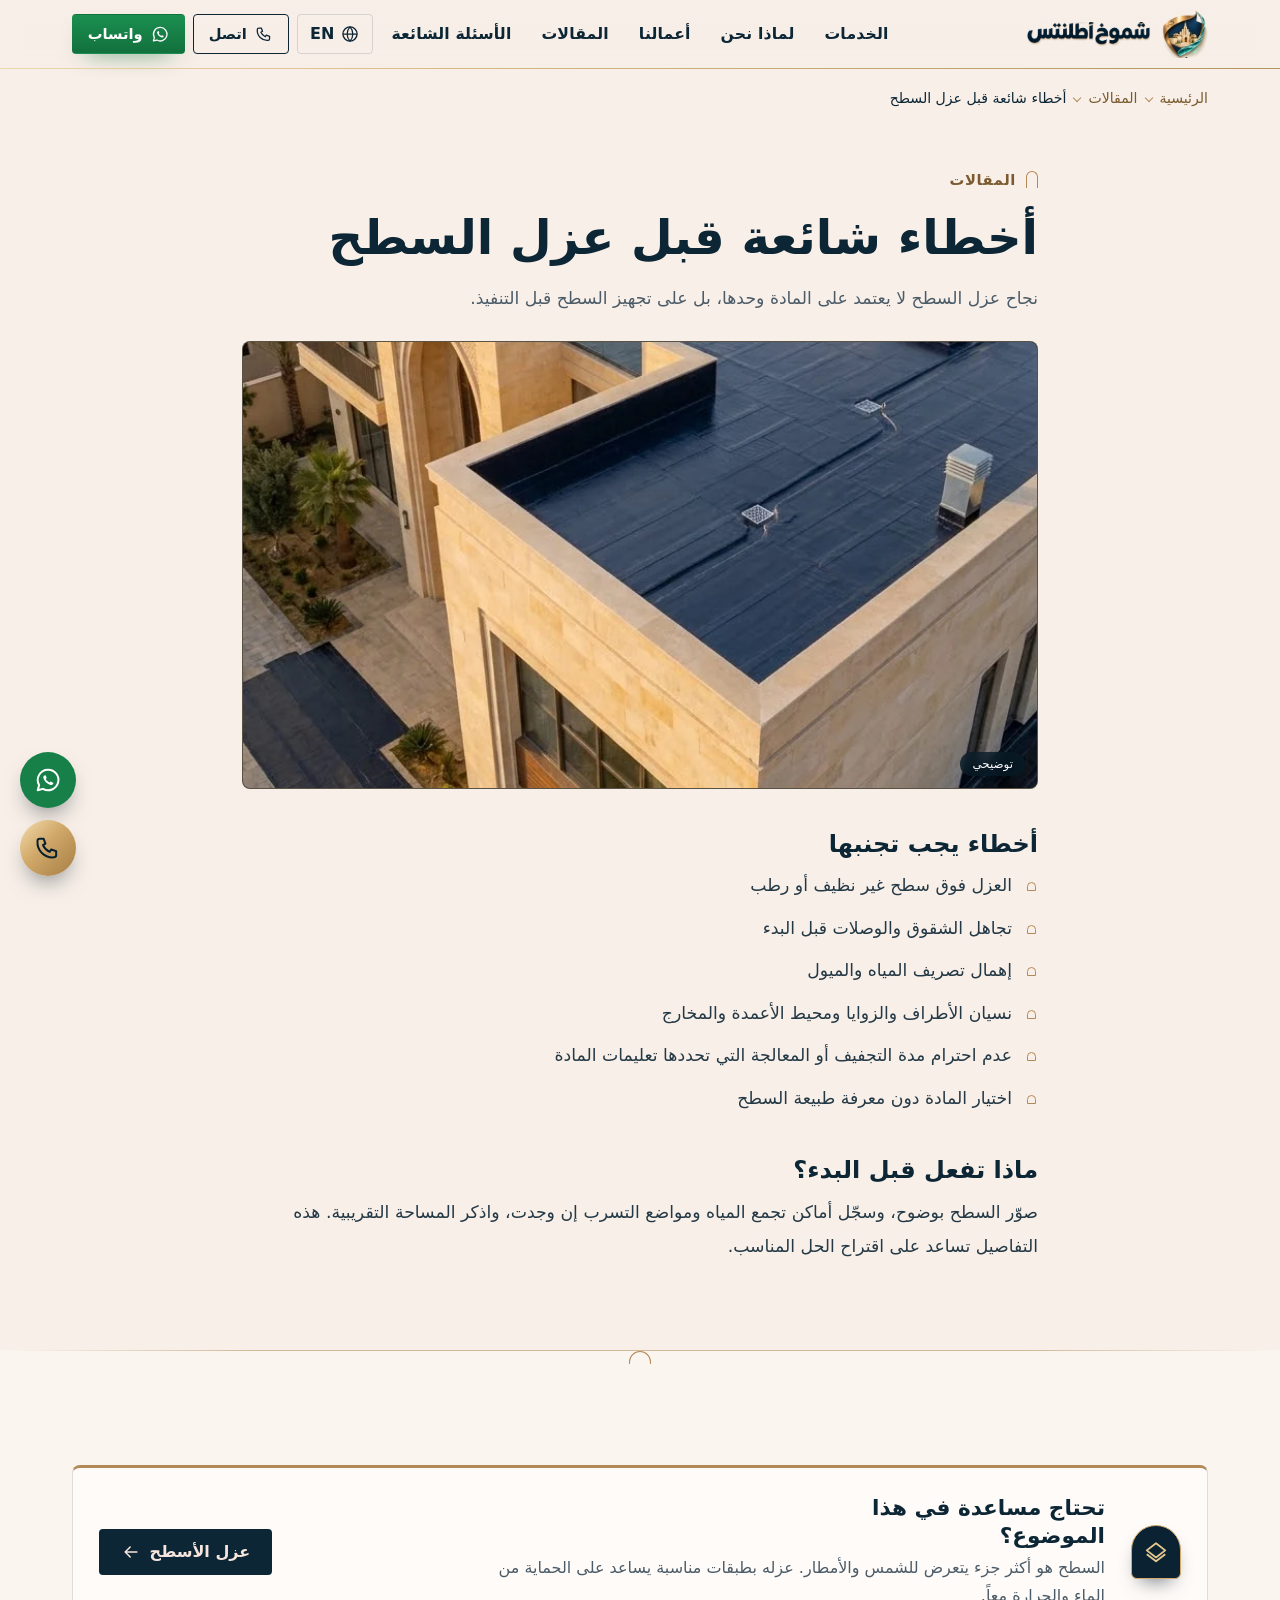
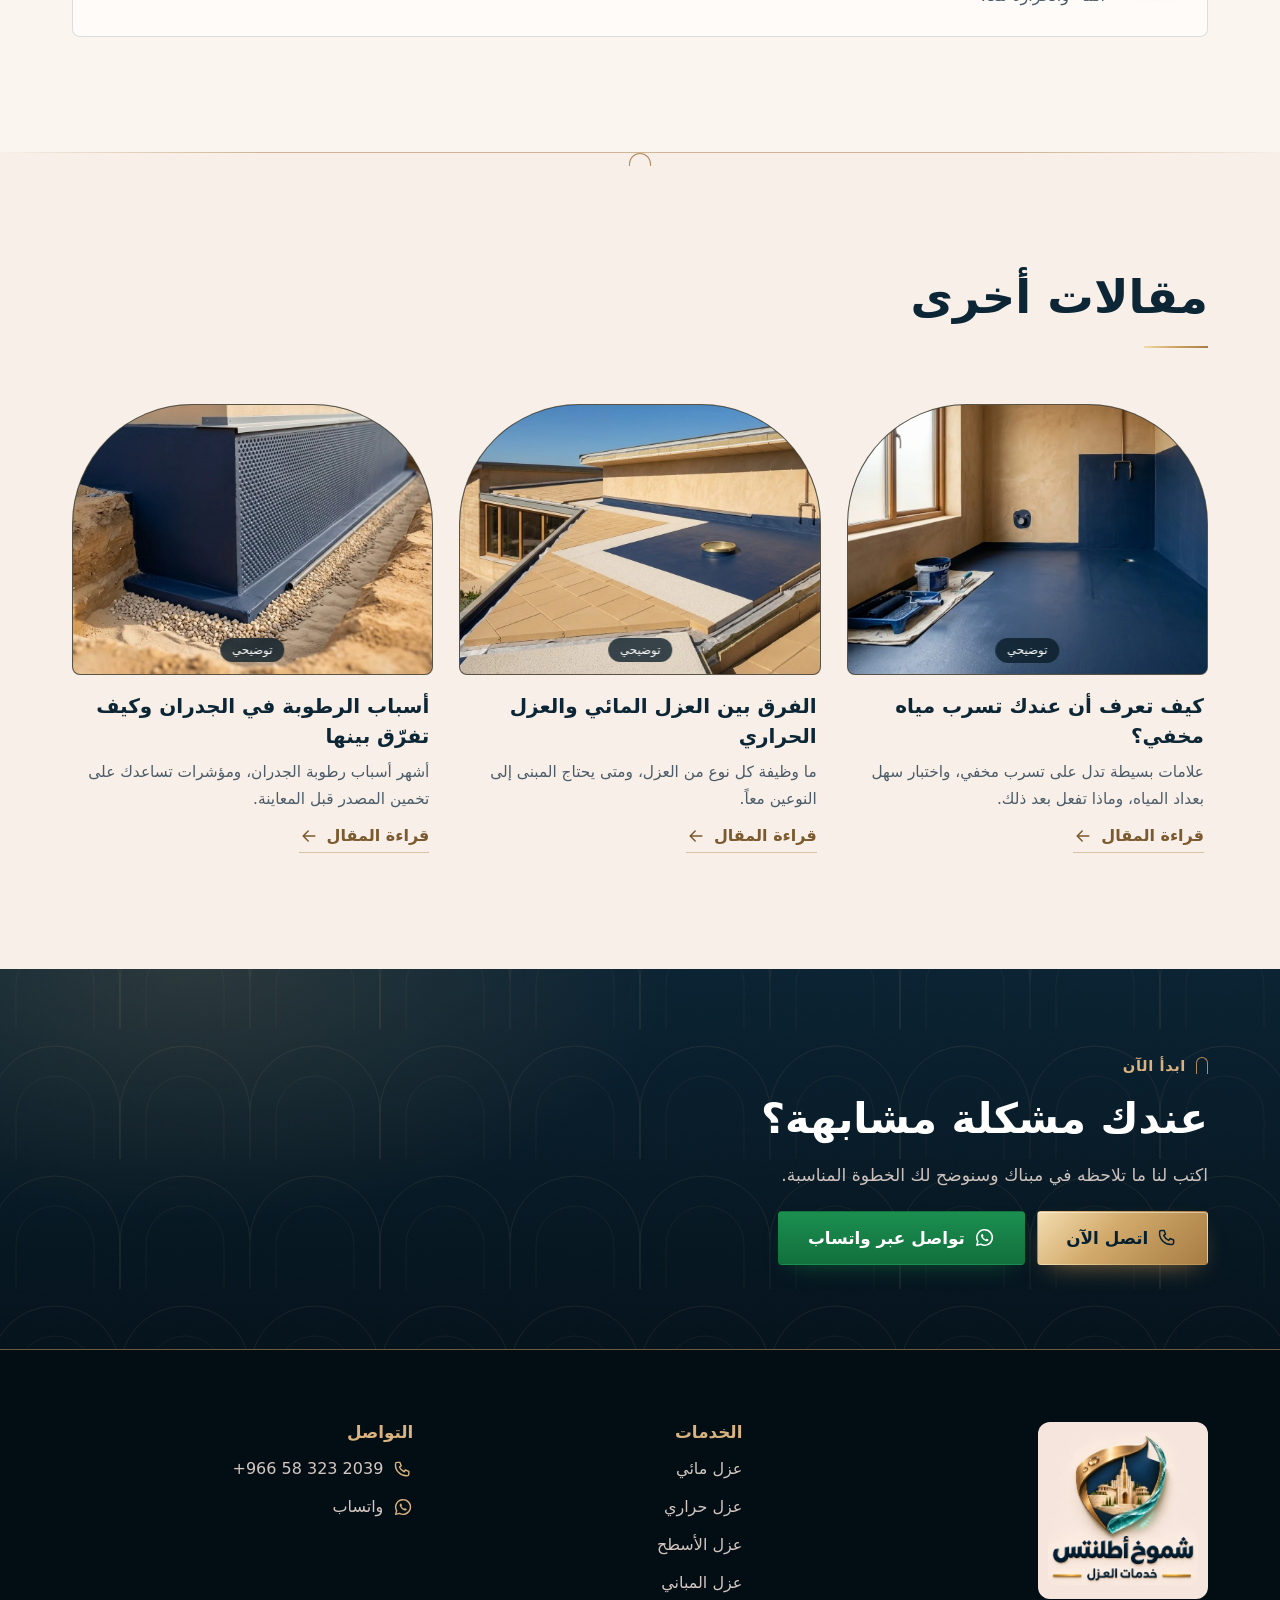
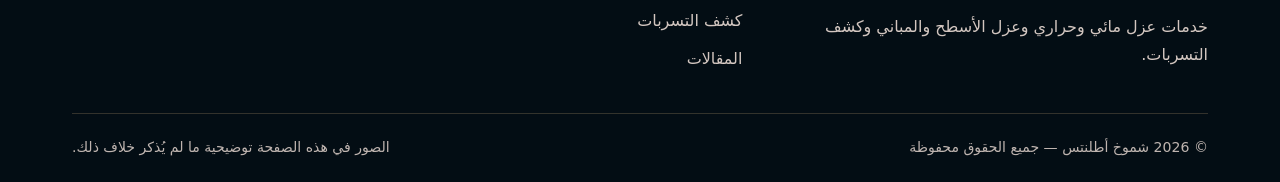
<file: article-roof-prep-mistakes.html>
<!doctype html>
<html lang="ar" dir="rtl">
<head>
<meta charset="utf-8">
<meta name="viewport" content="width=device-width,initial-scale=1,viewport-fit=cover">
<title>أخطاء شائعة قبل عزل السطح | شموخ أطلنتس</title>
<meta name="description" content="أخطاء في تجهيز السطح تضعف نتيجة العزل، وكيف تتجنبها.">
<meta name="theme-color" content="#061722">
<meta name="robots" content="index,follow">
<meta property="og:type" content="website">
<meta property="og:locale" content="ar_SA">
<meta property="og:title" content="أخطاء شائعة قبل عزل السطح | شموخ أطلنتس">
<meta property="og:description" content="أخطاء في تجهيز السطح تضعف نتيجة العزل، وكيف تتجنبها.">
<meta property="og:image" content="assets/logo/og-image.jpg">
<meta name="twitter:card" content="summary_large_image">
<link rel="icon" type="image/png" sizes="64x64" href="assets/logo/favicon-64.png">
<link rel="apple-touch-icon" href="assets/logo/apple-touch-icon.png">
<script>document.documentElement.className+=" js"</script>
<link rel="stylesheet" href="css/style.css">
</head>
<body data-page="roof-prep-mistakes">

<svg width="0" height="0" style="position:absolute" aria-hidden="true" focusable="false">
  <defs>
    <symbol id="i-phone" viewBox="0 0 24 24"><path d="M5 4h3.2l1.6 4.2-2.1 1.4a11 11 0 0 0 5.7 5.7l1.4-2.1L19 14.8V18a2 2 0 0 1-2 2A13 13 0 0 1 3 6a2 2 0 0 1 2-2Z" fill="none" stroke="currentColor" stroke-width="1.7" stroke-linejoin="round"/></symbol>
    <symbol id="i-wa" viewBox="0 0 24 24"><path d="M12 3.2a8.8 8.8 0 0 0-7.6 13.2L3.2 20.8l4.5-1.2A8.8 8.8 0 1 0 12 3.2Z" fill="none" stroke="currentColor" stroke-width="1.7" stroke-linejoin="round"/><path d="M9 8.2c.3-.5.8-.4 1 0l.8 1.7c.1.3 0 .5-.2.7l-.5.6c.8 1.5 1.8 2.3 3.2 3l.6-.6c.2-.2.5-.3.8-.1l1.6.9c.4.2.4.6.1 1-.5.8-1.4 1.1-2.4.8-2.9-.9-5.2-3.2-6-5.9-.2-.9.2-1.6 1-2.1Z" fill="currentColor"/></symbol>
    <symbol id="i-drop" viewBox="0 0 24 24"><path d="M12 3.5c3.2 4 5.6 7 5.6 10a5.6 5.6 0 0 1-11.2 0c0-3 2.4-6 5.6-10Z" fill="none" stroke="currentColor" stroke-width="1.7" stroke-linejoin="round"/><path d="M9.4 14.3a2.8 2.8 0 0 0 2 2.2" fill="none" stroke="currentColor" stroke-width="1.7" stroke-linecap="round"/></symbol>
    <symbol id="i-heat" viewBox="0 0 24 24"><path d="M9 14.2V5.5a2.5 2.5 0 0 1 5 0v8.7a4.2 4.2 0 1 1-5 0Z" fill="none" stroke="currentColor" stroke-width="1.7" stroke-linejoin="round"/><path d="M11.5 9v6.4" stroke="currentColor" stroke-width="1.7" stroke-linecap="round"/><path d="M17 7.5c1.2.6 1.2 1.8 0 2.4M19.5 6c1.8 1 1.8 3.4 0 4.4" fill="none" stroke="currentColor" stroke-width="1.5" stroke-linecap="round"/></symbol>
    <symbol id="i-roof" viewBox="0 0 24 24"><path d="M3.5 10.5 12 4l8.5 6.5L12 17 3.5 10.5Z" fill="none" stroke="currentColor" stroke-width="1.7" stroke-linejoin="round"/><path d="m3.5 14 8.5 6.5 8.5-6.5" fill="none" stroke="currentColor" stroke-width="1.7" stroke-linejoin="round"/></symbol>
    <symbol id="i-build" viewBox="0 0 24 24"><path d="M5 20.5V8.5l7-3.5 7 3.5v12M3.5 20.5h17" fill="none" stroke="currentColor" stroke-width="1.7" stroke-linejoin="round" stroke-linecap="round"/><path d="M9 10.5h1.5M13.5 10.5H15M9 14h1.5M13.5 14H15M10.5 20.5v-3h3v3" fill="none" stroke="currentColor" stroke-width="1.6" stroke-linecap="round" stroke-linejoin="round"/></symbol>
    <symbol id="i-chat" viewBox="0 0 24 24"><path d="M4 5.5h16v10H9.5L5.5 19v-3.5H4v-10Z" fill="none" stroke="currentColor" stroke-width="1.7" stroke-linejoin="round"/></symbol>
    <symbol id="i-form" viewBox="0 0 24 24"><path d="M6 3.5h9l3 3v14H6v-17Z" fill="none" stroke="currentColor" stroke-width="1.7" stroke-linejoin="round"/><path d="M9 11h6M9 14.5h6M9 7.5h3" stroke="currentColor" stroke-width="1.6" stroke-linecap="round"/></symbol>
    <symbol id="i-clock" viewBox="0 0 24 24"><circle cx="12" cy="12" r="8.5" fill="none" stroke="currentColor" stroke-width="1.7"/><path d="M12 7.5V12l3 2" fill="none" stroke="currentColor" stroke-width="1.7" stroke-linecap="round"/></symbol>
    <symbol id="i-search" viewBox="0 0 24 24"><circle cx="10.5" cy="10.5" r="6" fill="none" stroke="currentColor" stroke-width="1.7"/><path d="m15 15 5 5" stroke="currentColor" stroke-width="1.7" stroke-linecap="round"/></symbol>
    <symbol id="i-layers" viewBox="0 0 24 24"><path d="m12 4 8.5 4.5L12 13 3.5 8.5 12 4Z" fill="none" stroke="currentColor" stroke-width="1.7" stroke-linejoin="round"/><path d="m3.5 12.5 8.5 4.5 8.5-4.5" fill="none" stroke="currentColor" stroke-width="1.7" stroke-linejoin="round"/></symbol>
    <symbol id="i-handshake" viewBox="0 0 24 24"><path d="M4 12.5 8.5 8l3 1.5 3-1.5L20 12.5l-5 5.2-2.2-1.2-1.8 1.7L4 12.5Z" fill="none" stroke="currentColor" stroke-width="1.7" stroke-linejoin="round"/></symbol>
    <symbol id="i-leak" viewBox="0 0 24 24"><circle cx="10.5" cy="10.5" r="6.5" fill="none" stroke="currentColor" stroke-width="1.7"/><path d="m15.5 15.5 5 5" stroke="currentColor" stroke-width="1.7" stroke-linecap="round"/><path d="M10.5 7.4c1.6 2 2.4 3.2 2.4 4.4a2.4 2.4 0 0 1-4.8 0c0-1.2.8-2.4 2.4-4.4Z" fill="none" stroke="currentColor" stroke-width="1.5" stroke-linejoin="round"/></symbol>
    <symbol id="i-check" viewBox="0 0 24 24"><path d="m5 12.5 4.5 4.5L19 7.5" fill="none" stroke="currentColor" stroke-width="2" stroke-linecap="round" stroke-linejoin="round"/></symbol>
    <symbol id="i-plus" viewBox="0 0 24 24"><path d="M12 5v14M5 12h14" stroke="currentColor" stroke-width="1.8" stroke-linecap="round"/></symbol>
    <symbol id="i-close" viewBox="0 0 24 24"><path d="m6 6 12 12M18 6 6 18" stroke="currentColor" stroke-width="1.8" stroke-linecap="round"/></symbol>
    <symbol id="i-menu" viewBox="0 0 24 24"><path d="M4 7h16M4 12h16M4 17h16" stroke="currentColor" stroke-width="1.8" stroke-linecap="round"/></symbol>
    <symbol id="i-arrow" viewBox="0 0 24 24"><path d="M19 12H5m6-6-6 6 6 6" fill="none" stroke="currentColor" stroke-width="1.8" stroke-linecap="round" stroke-linejoin="round"/></symbol>
    <symbol id="i-chev" viewBox="0 0 24 24"><path d="m9 5 7 7-7 7" fill="none" stroke="currentColor" stroke-width="1.9" stroke-linecap="round" stroke-linejoin="round"/></symbol>
    <symbol id="i-quote" viewBox="0 0 24 24"><path d="M9 7H5.5v5H8c0 2-.8 3-2.5 3.5M18.5 7H15v5h2.5c0 2-.8 3-2.5 3.5" fill="none" stroke="currentColor" stroke-width="1.6" stroke-linecap="round" stroke-linejoin="round"/></symbol>
    <symbol id="i-pin" viewBox="0 0 24 24"><path d="M12 21s6.5-5.7 6.5-11A6.5 6.5 0 0 0 5.5 10C5.5 15.3 12 21 12 21Z" fill="none" stroke="currentColor" stroke-width="1.7" stroke-linejoin="round"/><circle cx="12" cy="10" r="2.3" fill="none" stroke="currentColor" stroke-width="1.7"/></symbol>
    <symbol id="i-insta" viewBox="0 0 24 24"><rect x="4" y="4" width="16" height="16" rx="4.5" fill="none" stroke="currentColor" stroke-width="1.7"/><circle cx="12" cy="12" r="3.6" fill="none" stroke="currentColor" stroke-width="1.7"/><circle cx="16.8" cy="7.2" r="1" fill="currentColor"/></symbol>
    <symbol id="i-x" viewBox="0 0 24 24"><path d="m5 5 14 14M19 5 5 19" stroke="currentColor" stroke-width="1.9" stroke-linecap="round"/></symbol>
    <symbol id="i-tiktok" viewBox="0 0 24 24"><path d="M14 4v10.2a3.6 3.6 0 1 1-3.6-3.6M14 4c.4 2.2 1.9 3.6 4.2 3.8" fill="none" stroke="currentColor" stroke-width="1.8" stroke-linecap="round" stroke-linejoin="round"/></symbol>
    <symbol id="i-snap" viewBox="0 0 24 24"><path d="M12 4.2c-2.6 0-4 1.9-4 4.2v2.2l-2.2.7 1.7 1.5c-.3 1-1 1.7-2 2.2 1 .4 2 .5 2.7 1 .3.7 1 1.2 1.8.9.6-.3 1.3-.4 2 0 .6.3 1.5 0 1.8-.9.8-.5 1.7-.6 2.7-1-1-.5-1.7-1.2-2-2.2l1.7-1.5-2.2-.7V8.4c0-2.3-1.4-4.2-4-4.2Z" fill="none" stroke="currentColor" stroke-width="1.6" stroke-linejoin="round"/></symbol>
    <symbol id="i-globe" viewBox="0 0 24 24"><circle cx="12" cy="12" r="8.5" fill="none" stroke="currentColor" stroke-width="1.6"/><path d="M3.5 12h17M12 3.5c2.4 2.5 3.4 5.3 3.4 8.5s-1 6-3.4 8.5c-2.4-2.5-3.4-5.3-3.4-8.5s1-6 3.4-8.5Z" fill="none" stroke="currentColor" stroke-width="1.5"/></symbol>
  </defs>
</svg>

<a class="skip" href="#main" data-i18n="a11y.skip">تخطي إلى المحتوى</a>

<!-- ============ الهيدر ============ -->
<header class="hdr" id="top">
  <div class="wrap hdr__in">
    <a class="brand" href="index.html" aria-label="شموخ أطلنتس – خدمات العزل" data-i18n-attr="aria-label:brand.alt">
      <img class="brand__emb" src="assets/logo/emblem.webp" alt="" width="455" height="479">
      <img class="brand__word" src="assets/logo/wordmark.webp" alt="شموخ أطلنتس – خدمات العزل" data-i18n-attr="alt:brand.alt" width="665" height="125">
    </a>
    <nav class="nav" id="nav" aria-label="التنقل الرئيسي" data-i18n-attr="aria-label:nav.aria">
      <a href="index.html#services" data-i18n="nav.services">الخدمات</a>
      <a href="index.html#why" data-i18n="nav.why">لماذا نحن</a>
      <a href="index.html#works" data-i18n="nav.works" data-section="gallery">أعمالنا</a>
      <a href="blog.html" data-i18n="nav.blog">المقالات</a>
      <a href="index.html#faq" data-i18n="nav.faq">الأسئلة الشائعة</a>
    </nav>
    <div class="hdr__act">
      <button class="lang" id="langBtn" type="button" aria-label="Switch to English" data-i18n-attr="aria-label:lang.aria"><svg class="ico" aria-hidden="true"><use href="#i-globe"/></svg><span data-i18n="lang.btn">EN</span></button>
      <a class="btn btn--line btn--sm hdr__call" href="#" data-call><svg class="ico" aria-hidden="true"><use href="#i-phone"/></svg><span data-i18n="hdr.call">اتصل</span></a>
      <a class="btn btn--wa btn--sm hdr__wa" href="#" data-wa target="_blank" rel="noopener"><svg class="ico" aria-hidden="true"><use href="#i-wa"/></svg><span data-i18n="hdr.wa">واتساب</span></a>
      <button class="burger" id="burger" type="button" aria-expanded="false" aria-controls="nav" aria-label="القائمة" data-i18n-attr="aria-label:hdr.menu"><svg class="ico ico--open" aria-hidden="true"><use href="#i-menu"/></svg><svg class="ico ico--close" aria-hidden="true"><use href="#i-close"/></svg></button>
    </div>
  </div>
</header>

<main id="main">
<div id="pageRoot" data-render="roof-prep-mistakes"><nav class="crumbs wrap" aria-label="breadcrumb"><ol><li><a href="index.html">الرئيسية</a></li><li><a href="blog.html">المقالات</a></li><li><span aria-current="page">أخطاء شائعة قبل عزل السطح</span></li></ol></nav><article class="art" data-anchor><div class="wrap art__wrap"><header class="art__head"><p class="eyebrow"><span class="eyebrow__mark" aria-hidden="true"></span><span>المقالات</span></p><h1>أخطاء شائعة قبل عزل السطح</h1><p class="lead">نجاح عزل السطح لا يعتمد على المادة وحدها، بل على تجهيز السطح قبل التنفيذ.</p></header><figure class="art__img" data-illus><img src="assets/projects/compare-before.webp" alt="" width="768" height="576" fetchpriority="high" decoding="async"><figcaption class="tag">توضيحي</figcaption></figure><div class="art__body"><h2>أخطاء يجب تجنبها</h2><ul><li>العزل فوق سطح غير نظيف أو رطب</li><li>تجاهل الشقوق والوصلات قبل البدء</li><li>إهمال تصريف المياه والميول</li><li>نسيان الأطراف والزوايا ومحيط الأعمدة والمخارج</li><li>عدم احترام مدة التجفيف أو المعالجة التي تحددها تعليمات المادة</li><li>اختيار المادة دون معرفة طبيعة السطح</li></ul><h2>ماذا تفعل قبل البدء؟</h2><p>صوّر السطح بوضوح، وسجّل أماكن تجمع المياه ومواضع التسرب إن وجدت، واذكر المساحة التقريبية. هذه التفاصيل تساعد على اقتراح الحل المناسب.</p></div></div></article><section class="sec sec--sand2 artsvc" data-anchor><div class="wrap"><div class="artsvc__box"><span class="badge" aria-hidden="true"><svg class="ico" aria-hidden="true"><use href="#i-roof"/></svg></span><div><h2>تحتاج مساعدة في هذا الموضوع؟</h2><p>السطح هو أكثر جزء يتعرض للشمس والأمطار. عزله بطبقات مناسبة يساعد على الحماية من الماء والحرارة معاً.</p></div><a class="btn btn--navy" href="roof-insulation.html"><span>عزل الأسطح</span><svg class="ico ico--dir" aria-hidden="true"><use href="#i-arrow"/></svg></a></div></div></section><section class="sec" data-anchor><div class="wrap"><header class="sec__head"><h2>مقالات أخرى</h2></header><div class="acards"><a class="acard" href="article-hidden-leak-signs.html"><figure class="acard__img" data-illus><img src="assets/projects/water-bathroom.webp" alt="" width="768" height="576" loading="lazy" decoding="async"><figcaption class="tag">توضيحي</figcaption></figure><div class="acard__b"><h3>كيف تعرف أن عندك تسرب مياه مخفي؟</h3><p>علامات بسيطة تدل على تسرب مخفي، واختبار سهل بعداد المياه، وماذا تفعل بعد ذلك.</p><span class="acard__more">قراءة المقال<svg class="ico ico--dir" aria-hidden="true"><use href="#i-arrow"/></svg></span></div></a><a class="acard" href="article-waterproof-vs-thermal.html"><figure class="acard__img" data-illus><img src="assets/projects/roof-house.webp" alt="" width="768" height="576" loading="lazy" decoding="async"><figcaption class="tag">توضيحي</figcaption></figure><div class="acard__b"><h3>الفرق بين العزل المائي والعزل الحراري</h3><p>ما وظيفة كل نوع من العزل، ومتى يحتاج المبنى إلى النوعين معاً.</p><span class="acard__more">قراءة المقال<svg class="ico ico--dir" aria-hidden="true"><use href="#i-arrow"/></svg></span></div></a><a class="acard" href="article-wall-dampness-causes.html"><figure class="acard__img" data-illus><img src="assets/projects/building-foundation.webp" alt="" width="768" height="576" loading="lazy" decoding="async"><figcaption class="tag">توضيحي</figcaption></figure><div class="acard__b"><h3>أسباب الرطوبة في الجدران وكيف تفرّق بينها</h3><p>أشهر أسباب رطوبة الجدران، ومؤشرات تساعدك على تخمين المصدر قبل المعاينة.</p><span class="acard__more">قراءة المقال<svg class="ico ico--dir" aria-hidden="true"><use href="#i-arrow"/></svg></span></div></a></div></div></section><section class="cta cta--page" data-anchor><div class="wrap"><div class="cta__copy"><p class="eyebrow eyebrow--light"><span class="eyebrow__mark" aria-hidden="true"></span><span>ابدأ الآن</span></p><h2>عندك مشكلة مشابهة؟</h2><p class="lead">اكتب لنا ما تلاحظه في مبناك وسنوضح لك الخطوة المناسبة.</p><div class="cta__btns"><a class="btn btn--brass btn--lg" href="#" data-call><svg class="ico" aria-hidden="true"><use href="#i-phone"/></svg><span>اتصل الآن</span></a><a class="btn btn--wa btn--lg" href="#" target="_blank" rel="noopener" data-wa-service="3"><svg class="ico" aria-hidden="true"><use href="#i-wa"/></svg><span>تواصل عبر واتساب</span></a></div></div></div></section></div>
</main>

<!-- ============ الفوتر ============ -->
<footer class="foot">
  <div class="wrap foot__grid">
    <div class="foot__brand">
      <div class="plaque"><img src="assets/logo/logo-full.webp" alt="شموخ أطلنتس – خدمات العزل" data-i18n-attr="alt:brand.alt" width="685" height="700" loading="lazy" decoding="async"></div>
      <p data-i18n="foot.about">خدمات عزل مائي وحراري وعزل الأسطح والمباني وكشف التسربات.</p>
    </div>
    <div>
      <h3 data-i18n="foot.services">الخدمات</h3>
      <ul class="foot__list">
        <li><a href="index.html#svc-1" data-i18n="svc.1.name">عزل مائي</a></li>
        <li><a href="index.html#svc-2" data-i18n="svc.2.name">عزل حراري</a></li>
        <li><a href="index.html#svc-3" data-i18n="svc.3.name">عزل الأسطح</a></li>
        <li><a href="index.html#svc-4" data-i18n="svc.4.name">عزل المباني</a></li>
        <li><a href="index.html#svc-5" data-i18n="svc.5.name">كشف التسربات</a></li>
        <li><a href="blog.html" data-i18n="nav.blog">المقالات</a></li>
      </ul>
    </div>
    <div>
      <h3 data-i18n="foot.contact">التواصل</h3>
      <ul class="foot__list" id="footContact">
        <li><a href="#" data-call><svg class="ico" aria-hidden="true"><use href="#i-phone"/></svg><span dir="ltr" data-phone-text></span></a></li>
        <li><a href="#" data-wa target="_blank" rel="noopener"><svg class="ico" aria-hidden="true"><use href="#i-wa"/></svg><span data-i18n="hdr.wa">واتساب</span></a></li>
        <li data-if="email"><a href="#" data-email><span data-email-text dir="ltr"></span></a></li>
        <li data-if="address"><svg class="ico" aria-hidden="true"><use href="#i-pin"/></svg><span data-address-text></span></li>
        <li data-if="hours"><svg class="ico" aria-hidden="true"><use href="#i-clock"/></svg><span data-hours-text></span></li>
      </ul>
      <div class="social" id="social"></div>
    </div>
  </div>
  <div class="wrap foot__bottom">
    <p>© <span id="year"></span> <span data-company-name></span> — <span data-i18n="foot.rights">جميع الحقوق محفوظة</span></p>
    <p class="foot__note" data-i18n="foot.note" data-illus-only>الصور في هذه الصفحة توضيحية ما لم يُذكر خلاف ذلك.</p>
  </div>
</footer>

<!-- أزرار عايمة (ديسكتوب) -->
<div class="float" aria-label="contact">
  <a class="float__btn float__btn--wa" href="#" data-wa target="_blank" rel="noopener" aria-label="واتساب" data-i18n-attr="aria-label:float.wa"><svg class="ico" aria-hidden="true"><use href="#i-wa"/></svg></a>
  <a class="float__btn float__btn--call" href="#" data-call aria-label="اتصل بنا" data-i18n-attr="aria-label:float.call"><svg class="ico" aria-hidden="true"><use href="#i-phone"/></svg></a>
</div>

<!-- شريط سفلي ثابت (موبايل) -->
<div class="mbar">
  <a class="mbar__btn mbar__btn--call" href="#" data-call><svg class="ico" aria-hidden="true"><use href="#i-phone"/></svg><span data-i18n="mobile.call">اتصل</span></a>
  <a class="mbar__btn mbar__btn--wa" href="#" data-wa target="_blank" rel="noopener"><svg class="ico" aria-hidden="true"><use href="#i-wa"/></svg><span data-i18n="mobile.wa">واتساب</span></a>
</div>

<script src="js/config.js"></script>
<script src="js/translations.js"></script>
<script src="js/pages.js"></script>
<script src="js/main.js"></script>
</body>
</html>
</file>
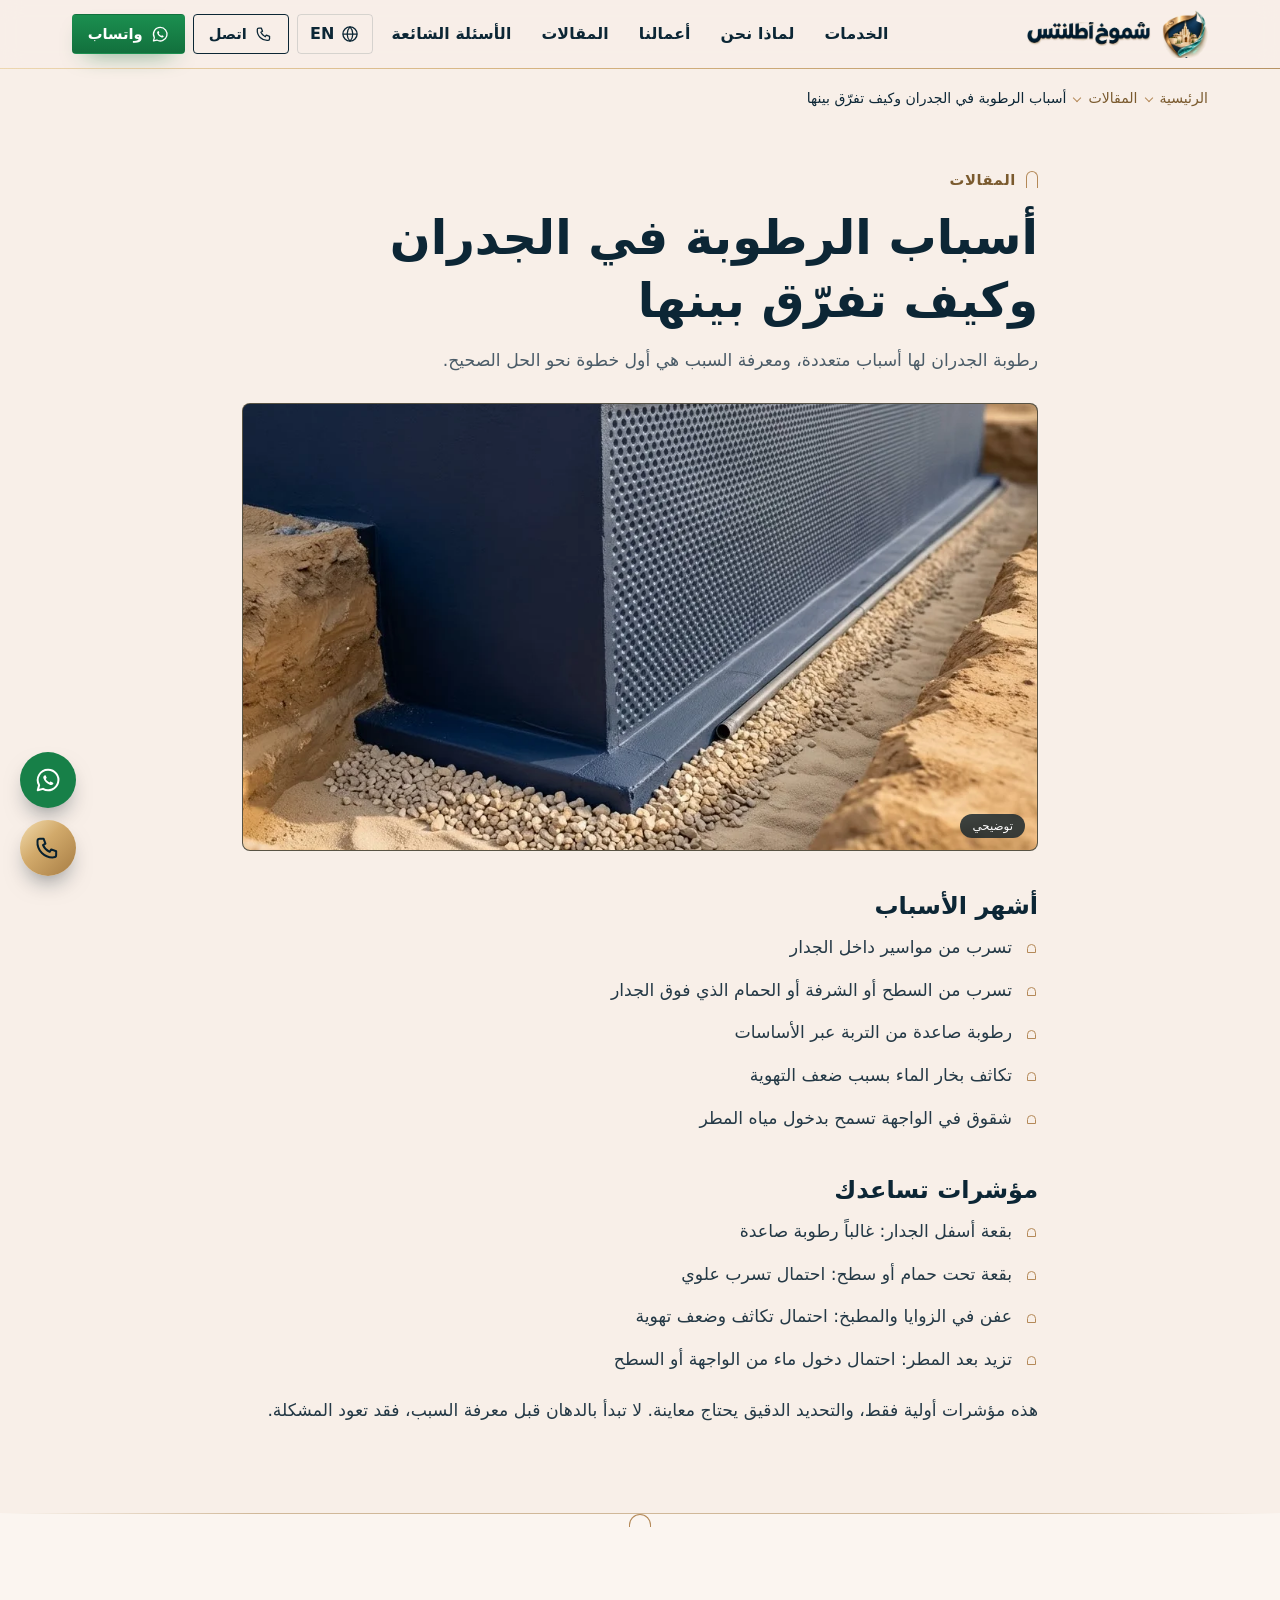
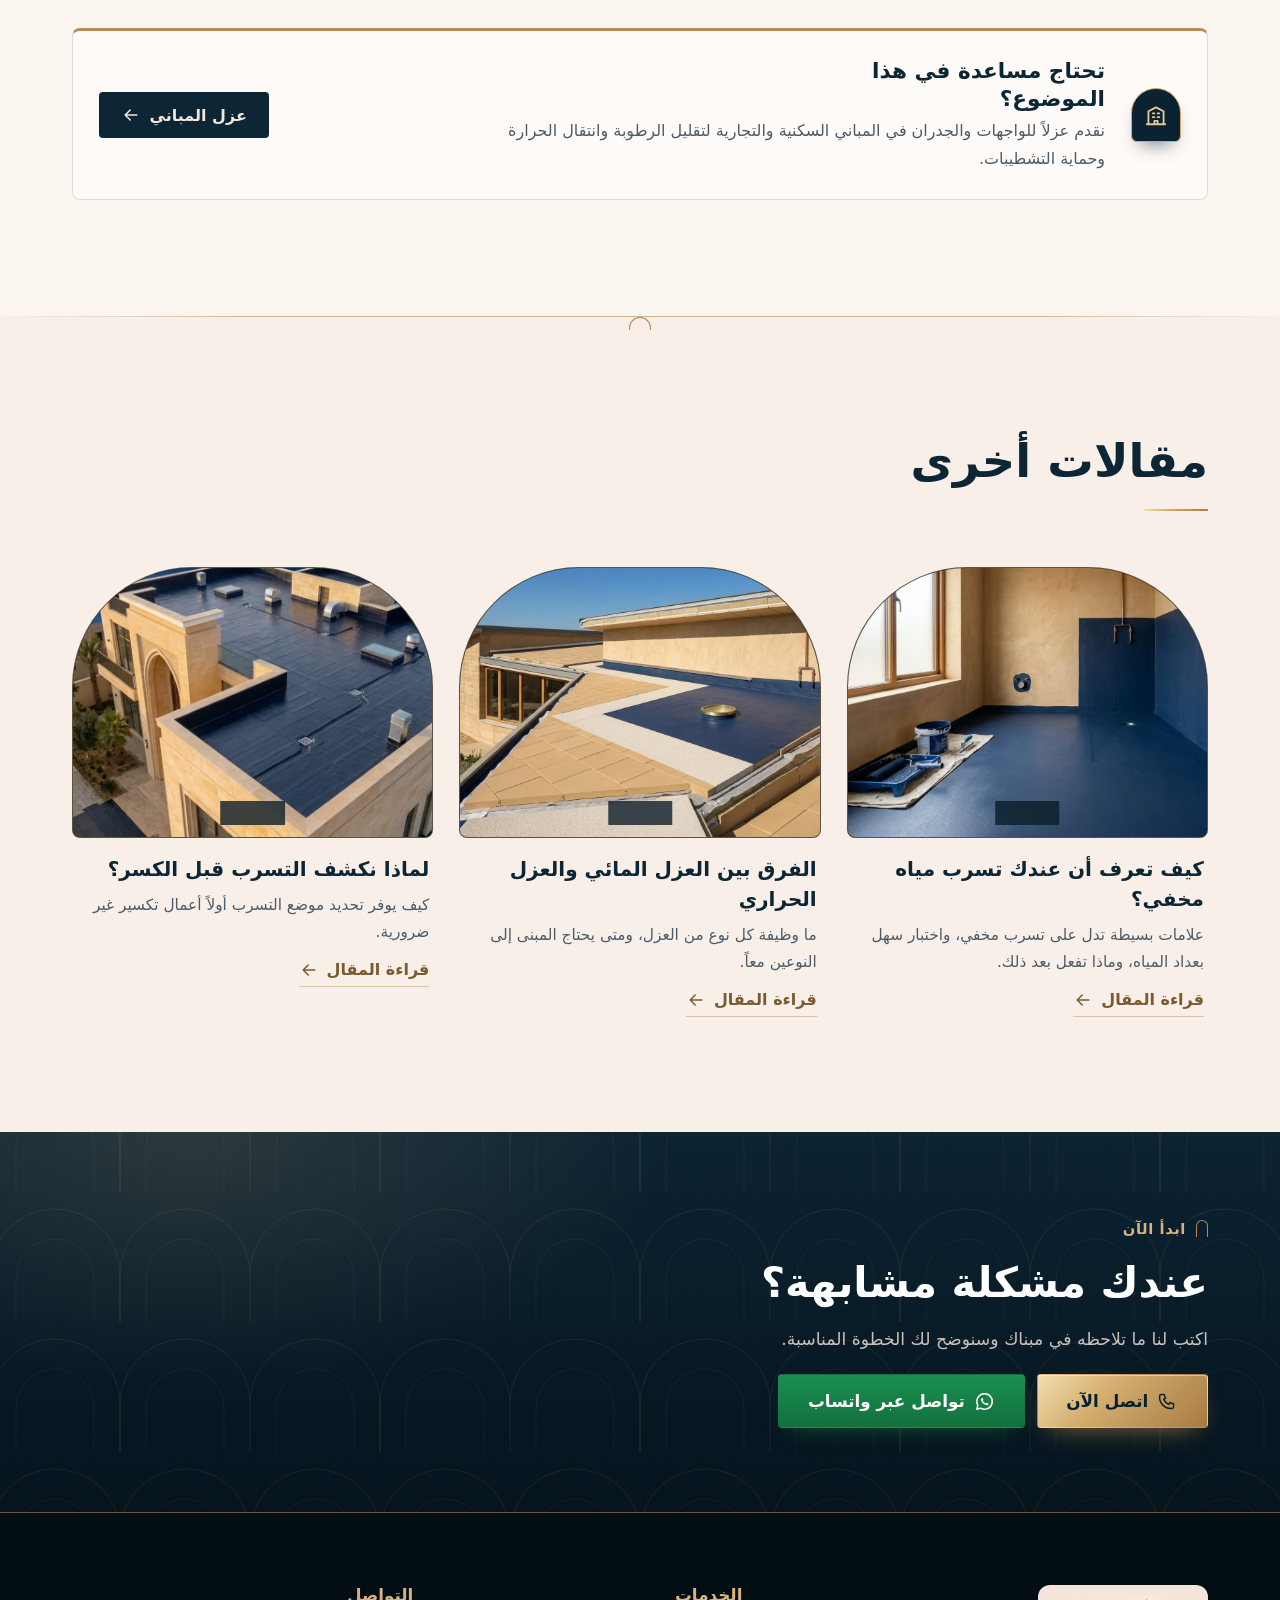
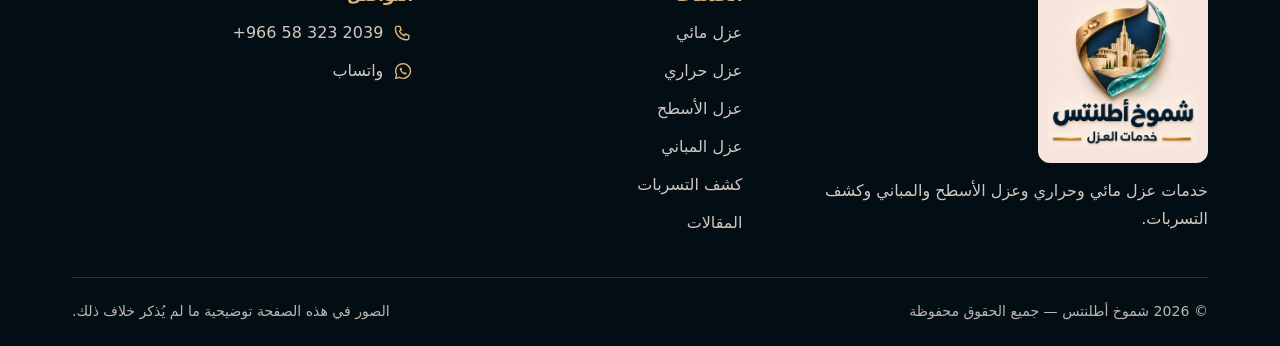
<file: article-wall-dampness-causes.html>
<!doctype html>
<html lang="ar" dir="rtl">
<head>
<meta charset="utf-8">
<meta name="viewport" content="width=device-width,initial-scale=1,viewport-fit=cover">
<title>أسباب الرطوبة في الجدران وكيف تفرّق بينها | شموخ أطلنتس</title>
<meta name="description" content="أشهر أسباب رطوبة الجدران، ومؤشرات تساعدك على تخمين المصدر قبل المعاينة.">
<meta name="theme-color" content="#061722">
<meta name="robots" content="index,follow">
<meta property="og:type" content="website">
<meta property="og:locale" content="ar_SA">
<meta property="og:title" content="أسباب الرطوبة في الجدران وكيف تفرّق بينها | شموخ أطلنتس">
<meta property="og:description" content="أشهر أسباب رطوبة الجدران، ومؤشرات تساعدك على تخمين المصدر قبل المعاينة.">
<meta property="og:image" content="assets/logo/og-image.jpg">
<meta name="twitter:card" content="summary_large_image">
<link rel="icon" type="image/png" sizes="64x64" href="assets/logo/favicon-64.png">
<link rel="apple-touch-icon" href="assets/logo/apple-touch-icon.png">
<script>document.documentElement.className+=" js"</script>
<link rel="stylesheet" href="css/style.css">
</head>
<body data-page="wall-dampness-causes">

<svg width="0" height="0" style="position:absolute" aria-hidden="true" focusable="false">
  <defs>
    <symbol id="i-phone" viewBox="0 0 24 24"><path d="M5 4h3.2l1.6 4.2-2.1 1.4a11 11 0 0 0 5.7 5.7l1.4-2.1L19 14.8V18a2 2 0 0 1-2 2A13 13 0 0 1 3 6a2 2 0 0 1 2-2Z" fill="none" stroke="currentColor" stroke-width="1.7" stroke-linejoin="round"/></symbol>
    <symbol id="i-wa" viewBox="0 0 24 24"><path d="M12 3.2a8.8 8.8 0 0 0-7.6 13.2L3.2 20.8l4.5-1.2A8.8 8.8 0 1 0 12 3.2Z" fill="none" stroke="currentColor" stroke-width="1.7" stroke-linejoin="round"/><path d="M9 8.2c.3-.5.8-.4 1 0l.8 1.7c.1.3 0 .5-.2.7l-.5.6c.8 1.5 1.8 2.3 3.2 3l.6-.6c.2-.2.5-.3.8-.1l1.6.9c.4.2.4.6.1 1-.5.8-1.4 1.1-2.4.8-2.9-.9-5.2-3.2-6-5.9-.2-.9.2-1.6 1-2.1Z" fill="currentColor"/></symbol>
    <symbol id="i-drop" viewBox="0 0 24 24"><path d="M12 3.5c3.2 4 5.6 7 5.6 10a5.6 5.6 0 0 1-11.2 0c0-3 2.4-6 5.6-10Z" fill="none" stroke="currentColor" stroke-width="1.7" stroke-linejoin="round"/><path d="M9.4 14.3a2.8 2.8 0 0 0 2 2.2" fill="none" stroke="currentColor" stroke-width="1.7" stroke-linecap="round"/></symbol>
    <symbol id="i-heat" viewBox="0 0 24 24"><path d="M9 14.2V5.5a2.5 2.5 0 0 1 5 0v8.7a4.2 4.2 0 1 1-5 0Z" fill="none" stroke="currentColor" stroke-width="1.7" stroke-linejoin="round"/><path d="M11.5 9v6.4" stroke="currentColor" stroke-width="1.7" stroke-linecap="round"/><path d="M17 7.5c1.2.6 1.2 1.8 0 2.4M19.5 6c1.8 1 1.8 3.4 0 4.4" fill="none" stroke="currentColor" stroke-width="1.5" stroke-linecap="round"/></symbol>
    <symbol id="i-roof" viewBox="0 0 24 24"><path d="M3.5 10.5 12 4l8.5 6.5L12 17 3.5 10.5Z" fill="none" stroke="currentColor" stroke-width="1.7" stroke-linejoin="round"/><path d="m3.5 14 8.5 6.5 8.5-6.5" fill="none" stroke="currentColor" stroke-width="1.7" stroke-linejoin="round"/></symbol>
    <symbol id="i-build" viewBox="0 0 24 24"><path d="M5 20.5V8.5l7-3.5 7 3.5v12M3.5 20.5h17" fill="none" stroke="currentColor" stroke-width="1.7" stroke-linejoin="round" stroke-linecap="round"/><path d="M9 10.5h1.5M13.5 10.5H15M9 14h1.5M13.5 14H15M10.5 20.5v-3h3v3" fill="none" stroke="currentColor" stroke-width="1.6" stroke-linecap="round" stroke-linejoin="round"/></symbol>
    <symbol id="i-chat" viewBox="0 0 24 24"><path d="M4 5.5h16v10H9.5L5.5 19v-3.5H4v-10Z" fill="none" stroke="currentColor" stroke-width="1.7" stroke-linejoin="round"/></symbol>
    <symbol id="i-form" viewBox="0 0 24 24"><path d="M6 3.5h9l3 3v14H6v-17Z" fill="none" stroke="currentColor" stroke-width="1.7" stroke-linejoin="round"/><path d="M9 11h6M9 14.5h6M9 7.5h3" stroke="currentColor" stroke-width="1.6" stroke-linecap="round"/></symbol>
    <symbol id="i-clock" viewBox="0 0 24 24"><circle cx="12" cy="12" r="8.5" fill="none" stroke="currentColor" stroke-width="1.7"/><path d="M12 7.5V12l3 2" fill="none" stroke="currentColor" stroke-width="1.7" stroke-linecap="round"/></symbol>
    <symbol id="i-search" viewBox="0 0 24 24"><circle cx="10.5" cy="10.5" r="6" fill="none" stroke="currentColor" stroke-width="1.7"/><path d="m15 15 5 5" stroke="currentColor" stroke-width="1.7" stroke-linecap="round"/></symbol>
    <symbol id="i-layers" viewBox="0 0 24 24"><path d="m12 4 8.5 4.5L12 13 3.5 8.5 12 4Z" fill="none" stroke="currentColor" stroke-width="1.7" stroke-linejoin="round"/><path d="m3.5 12.5 8.5 4.5 8.5-4.5" fill="none" stroke="currentColor" stroke-width="1.7" stroke-linejoin="round"/></symbol>
    <symbol id="i-handshake" viewBox="0 0 24 24"><path d="M4 12.5 8.5 8l3 1.5 3-1.5L20 12.5l-5 5.2-2.2-1.2-1.8 1.7L4 12.5Z" fill="none" stroke="currentColor" stroke-width="1.7" stroke-linejoin="round"/></symbol>
    <symbol id="i-leak" viewBox="0 0 24 24"><circle cx="10.5" cy="10.5" r="6.5" fill="none" stroke="currentColor" stroke-width="1.7"/><path d="m15.5 15.5 5 5" stroke="currentColor" stroke-width="1.7" stroke-linecap="round"/><path d="M10.5 7.4c1.6 2 2.4 3.2 2.4 4.4a2.4 2.4 0 0 1-4.8 0c0-1.2.8-2.4 2.4-4.4Z" fill="none" stroke="currentColor" stroke-width="1.5" stroke-linejoin="round"/></symbol>
    <symbol id="i-check" viewBox="0 0 24 24"><path d="m5 12.5 4.5 4.5L19 7.5" fill="none" stroke="currentColor" stroke-width="2" stroke-linecap="round" stroke-linejoin="round"/></symbol>
    <symbol id="i-plus" viewBox="0 0 24 24"><path d="M12 5v14M5 12h14" stroke="currentColor" stroke-width="1.8" stroke-linecap="round"/></symbol>
    <symbol id="i-close" viewBox="0 0 24 24"><path d="m6 6 12 12M18 6 6 18" stroke="currentColor" stroke-width="1.8" stroke-linecap="round"/></symbol>
    <symbol id="i-menu" viewBox="0 0 24 24"><path d="M4 7h16M4 12h16M4 17h16" stroke="currentColor" stroke-width="1.8" stroke-linecap="round"/></symbol>
    <symbol id="i-arrow" viewBox="0 0 24 24"><path d="M19 12H5m6-6-6 6 6 6" fill="none" stroke="currentColor" stroke-width="1.8" stroke-linecap="round" stroke-linejoin="round"/></symbol>
    <symbol id="i-chev" viewBox="0 0 24 24"><path d="m9 5 7 7-7 7" fill="none" stroke="currentColor" stroke-width="1.9" stroke-linecap="round" stroke-linejoin="round"/></symbol>
    <symbol id="i-quote" viewBox="0 0 24 24"><path d="M9 7H5.5v5H8c0 2-.8 3-2.5 3.5M18.5 7H15v5h2.5c0 2-.8 3-2.5 3.5" fill="none" stroke="currentColor" stroke-width="1.6" stroke-linecap="round" stroke-linejoin="round"/></symbol>
    <symbol id="i-pin" viewBox="0 0 24 24"><path d="M12 21s6.5-5.7 6.5-11A6.5 6.5 0 0 0 5.5 10C5.5 15.3 12 21 12 21Z" fill="none" stroke="currentColor" stroke-width="1.7" stroke-linejoin="round"/><circle cx="12" cy="10" r="2.3" fill="none" stroke="currentColor" stroke-width="1.7"/></symbol>
    <symbol id="i-insta" viewBox="0 0 24 24"><rect x="4" y="4" width="16" height="16" rx="4.5" fill="none" stroke="currentColor" stroke-width="1.7"/><circle cx="12" cy="12" r="3.6" fill="none" stroke="currentColor" stroke-width="1.7"/><circle cx="16.8" cy="7.2" r="1" fill="currentColor"/></symbol>
    <symbol id="i-x" viewBox="0 0 24 24"><path d="m5 5 14 14M19 5 5 19" stroke="currentColor" stroke-width="1.9" stroke-linecap="round"/></symbol>
    <symbol id="i-tiktok" viewBox="0 0 24 24"><path d="M14 4v10.2a3.6 3.6 0 1 1-3.6-3.6M14 4c.4 2.2 1.9 3.6 4.2 3.8" fill="none" stroke="currentColor" stroke-width="1.8" stroke-linecap="round" stroke-linejoin="round"/></symbol>
    <symbol id="i-snap" viewBox="0 0 24 24"><path d="M12 4.2c-2.6 0-4 1.9-4 4.2v2.2l-2.2.7 1.7 1.5c-.3 1-1 1.7-2 2.2 1 .4 2 .5 2.7 1 .3.7 1 1.2 1.8.9.6-.3 1.3-.4 2 0 .6.3 1.5 0 1.8-.9.8-.5 1.7-.6 2.7-1-1-.5-1.7-1.2-2-2.2l1.7-1.5-2.2-.7V8.4c0-2.3-1.4-4.2-4-4.2Z" fill="none" stroke="currentColor" stroke-width="1.6" stroke-linejoin="round"/></symbol>
    <symbol id="i-globe" viewBox="0 0 24 24"><circle cx="12" cy="12" r="8.5" fill="none" stroke="currentColor" stroke-width="1.6"/><path d="M3.5 12h17M12 3.5c2.4 2.5 3.4 5.3 3.4 8.5s-1 6-3.4 8.5c-2.4-2.5-3.4-5.3-3.4-8.5s1-6 3.4-8.5Z" fill="none" stroke="currentColor" stroke-width="1.5"/></symbol>
  </defs>
</svg>

<a class="skip" href="#main" data-i18n="a11y.skip">تخطي إلى المحتوى</a>

<!-- ============ الهيدر ============ -->
<header class="hdr" id="top">
  <div class="wrap hdr__in">
    <a class="brand" href="index.html" aria-label="شموخ أطلنتس – خدمات العزل" data-i18n-attr="aria-label:brand.alt">
      <img class="brand__emb" src="assets/logo/emblem.webp" alt="" width="455" height="479">
      <img class="brand__word" src="assets/logo/wordmark.webp" alt="شموخ أطلنتس – خدمات العزل" data-i18n-attr="alt:brand.alt" width="665" height="125">
    </a>
    <nav class="nav" id="nav" aria-label="التنقل الرئيسي" data-i18n-attr="aria-label:nav.aria">
      <a href="index.html#services" data-i18n="nav.services">الخدمات</a>
      <a href="index.html#why" data-i18n="nav.why">لماذا نحن</a>
      <a href="index.html#works" data-i18n="nav.works" data-section="gallery">أعمالنا</a>
      <a href="blog.html" data-i18n="nav.blog">المقالات</a>
      <a href="index.html#faq" data-i18n="nav.faq">الأسئلة الشائعة</a>
    </nav>
    <div class="hdr__act">
      <button class="lang" id="langBtn" type="button" aria-label="Switch to English" data-i18n-attr="aria-label:lang.aria"><svg class="ico" aria-hidden="true"><use href="#i-globe"/></svg><span data-i18n="lang.btn">EN</span></button>
      <a class="btn btn--line btn--sm hdr__call" href="#" data-call><svg class="ico" aria-hidden="true"><use href="#i-phone"/></svg><span data-i18n="hdr.call">اتصل</span></a>
      <a class="btn btn--wa btn--sm hdr__wa" href="#" data-wa target="_blank" rel="noopener"><svg class="ico" aria-hidden="true"><use href="#i-wa"/></svg><span data-i18n="hdr.wa">واتساب</span></a>
      <button class="burger" id="burger" type="button" aria-expanded="false" aria-controls="nav" aria-label="القائمة" data-i18n-attr="aria-label:hdr.menu"><svg class="ico ico--open" aria-hidden="true"><use href="#i-menu"/></svg><svg class="ico ico--close" aria-hidden="true"><use href="#i-close"/></svg></button>
    </div>
  </div>
</header>

<main id="main">
<div id="pageRoot" data-render="wall-dampness-causes"><nav class="crumbs wrap" aria-label="breadcrumb"><ol><li><a href="index.html">الرئيسية</a></li><li><a href="blog.html">المقالات</a></li><li><span aria-current="page">أسباب الرطوبة في الجدران وكيف تفرّق بينها</span></li></ol></nav><article class="art" data-anchor><div class="wrap art__wrap"><header class="art__head"><p class="eyebrow"><span class="eyebrow__mark" aria-hidden="true"></span><span>المقالات</span></p><h1>أسباب الرطوبة في الجدران وكيف تفرّق بينها</h1><p class="lead">رطوبة الجدران لها أسباب متعددة، ومعرفة السبب هي أول خطوة نحو الحل الصحيح.</p></header><figure class="art__img" data-illus><img src="assets/projects/building-foundation.webp" alt="" width="768" height="576" fetchpriority="high" decoding="async"><figcaption class="tag">توضيحي</figcaption></figure><div class="art__body"><h2>أشهر الأسباب</h2><ul><li>تسرب من مواسير داخل الجدار</li><li>تسرب من السطح أو الشرفة أو الحمام الذي فوق الجدار</li><li>رطوبة صاعدة من التربة عبر الأساسات</li><li>تكاثف بخار الماء بسبب ضعف التهوية</li><li>شقوق في الواجهة تسمح بدخول مياه المطر</li></ul><h2>مؤشرات تساعدك</h2><ul><li>بقعة أسفل الجدار: غالباً رطوبة صاعدة</li><li>بقعة تحت حمام أو سطح: احتمال تسرب علوي</li><li>عفن في الزوايا والمطبخ: احتمال تكاثف وضعف تهوية</li><li>تزيد بعد المطر: احتمال دخول ماء من الواجهة أو السطح</li></ul><p>هذه مؤشرات أولية فقط، والتحديد الدقيق يحتاج معاينة. لا تبدأ بالدهان قبل معرفة السبب، فقد تعود المشكلة.</p></div></div></article><section class="sec sec--sand2 artsvc" data-anchor><div class="wrap"><div class="artsvc__box"><span class="badge" aria-hidden="true"><svg class="ico" aria-hidden="true"><use href="#i-build"/></svg></span><div><h2>تحتاج مساعدة في هذا الموضوع؟</h2><p>نقدم عزلاً للواجهات والجدران في المباني السكنية والتجارية لتقليل الرطوبة وانتقال الحرارة وحماية التشطيبات.</p></div><a class="btn btn--navy" href="building-insulation.html"><span>عزل المباني</span><svg class="ico ico--dir" aria-hidden="true"><use href="#i-arrow"/></svg></a></div></div></section><section class="sec" data-anchor><div class="wrap"><header class="sec__head"><h2>مقالات أخرى</h2></header><div class="acards"><a class="acard" href="article-hidden-leak-signs.html"><figure class="acard__img" data-illus><img src="assets/projects/water-bathroom.webp" alt="" width="768" height="576" loading="lazy" decoding="async"><figcaption class="tag">توضيحي</figcaption></figure><div class="acard__b"><h3>كيف تعرف أن عندك تسرب مياه مخفي؟</h3><p>علامات بسيطة تدل على تسرب مخفي، واختبار سهل بعداد المياه، وماذا تفعل بعد ذلك.</p><span class="acard__more">قراءة المقال<svg class="ico ico--dir" aria-hidden="true"><use href="#i-arrow"/></svg></span></div></a><a class="acard" href="article-waterproof-vs-thermal.html"><figure class="acard__img" data-illus><img src="assets/projects/roof-house.webp" alt="" width="768" height="576" loading="lazy" decoding="async"><figcaption class="tag">توضيحي</figcaption></figure><div class="acard__b"><h3>الفرق بين العزل المائي والعزل الحراري</h3><p>ما وظيفة كل نوع من العزل، ومتى يحتاج المبنى إلى النوعين معاً.</p><span class="acard__more">قراءة المقال<svg class="ico ico--dir" aria-hidden="true"><use href="#i-arrow"/></svg></span></div></a><a class="acard" href="article-detect-before-breaking.html"><figure class="acard__img" data-illus><img src="assets/projects/water-roof.webp" alt="" width="768" height="576" loading="lazy" decoding="async"><figcaption class="tag">توضيحي</figcaption></figure><div class="acard__b"><h3>لماذا نكشف التسرب قبل الكسر؟</h3><p>كيف يوفر تحديد موضع التسرب أولاً أعمال تكسير غير ضرورية.</p><span class="acard__more">قراءة المقال<svg class="ico ico--dir" aria-hidden="true"><use href="#i-arrow"/></svg></span></div></a></div></div></section><section class="cta cta--page" data-anchor><div class="wrap"><div class="cta__copy"><p class="eyebrow eyebrow--light"><span class="eyebrow__mark" aria-hidden="true"></span><span>ابدأ الآن</span></p><h2>عندك مشكلة مشابهة؟</h2><p class="lead">اكتب لنا ما تلاحظه في مبناك وسنوضح لك الخطوة المناسبة.</p><div class="cta__btns"><a class="btn btn--brass btn--lg" href="#" data-call><svg class="ico" aria-hidden="true"><use href="#i-phone"/></svg><span>اتصل الآن</span></a><a class="btn btn--wa btn--lg" href="#" target="_blank" rel="noopener" data-wa-service="4"><svg class="ico" aria-hidden="true"><use href="#i-wa"/></svg><span>تواصل عبر واتساب</span></a></div></div></div></section></div>
</main>

<!-- ============ الفوتر ============ -->
<footer class="foot">
  <div class="wrap foot__grid">
    <div class="foot__brand">
      <div class="plaque"><img src="assets/logo/logo-full.webp" alt="شموخ أطلنتس – خدمات العزل" data-i18n-attr="alt:brand.alt" width="685" height="700" loading="lazy" decoding="async"></div>
      <p data-i18n="foot.about">خدمات عزل مائي وحراري وعزل الأسطح والمباني وكشف التسربات.</p>
    </div>
    <div>
      <h3 data-i18n="foot.services">الخدمات</h3>
      <ul class="foot__list">
        <li><a href="index.html#svc-1" data-i18n="svc.1.name">عزل مائي</a></li>
        <li><a href="index.html#svc-2" data-i18n="svc.2.name">عزل حراري</a></li>
        <li><a href="index.html#svc-3" data-i18n="svc.3.name">عزل الأسطح</a></li>
        <li><a href="index.html#svc-4" data-i18n="svc.4.name">عزل المباني</a></li>
        <li><a href="index.html#svc-5" data-i18n="svc.5.name">كشف التسربات</a></li>
        <li><a href="blog.html" data-i18n="nav.blog">المقالات</a></li>
      </ul>
    </div>
    <div>
      <h3 data-i18n="foot.contact">التواصل</h3>
      <ul class="foot__list" id="footContact">
        <li><a href="#" data-call><svg class="ico" aria-hidden="true"><use href="#i-phone"/></svg><span dir="ltr" data-phone-text></span></a></li>
        <li><a href="#" data-wa target="_blank" rel="noopener"><svg class="ico" aria-hidden="true"><use href="#i-wa"/></svg><span data-i18n="hdr.wa">واتساب</span></a></li>
        <li data-if="email"><a href="#" data-email><span data-email-text dir="ltr"></span></a></li>
        <li data-if="address"><svg class="ico" aria-hidden="true"><use href="#i-pin"/></svg><span data-address-text></span></li>
        <li data-if="hours"><svg class="ico" aria-hidden="true"><use href="#i-clock"/></svg><span data-hours-text></span></li>
      </ul>
      <div class="social" id="social"></div>
    </div>
  </div>
  <div class="wrap foot__bottom">
    <p>© <span id="year"></span> <span data-company-name></span> — <span data-i18n="foot.rights">جميع الحقوق محفوظة</span></p>
    <p class="foot__note" data-i18n="foot.note" data-illus-only>الصور في هذه الصفحة توضيحية ما لم يُذكر خلاف ذلك.</p>
  </div>
</footer>

<!-- أزرار عايمة (ديسكتوب) -->
<div class="float" aria-label="contact">
  <a class="float__btn float__btn--wa" href="#" data-wa target="_blank" rel="noopener" aria-label="واتساب" data-i18n-attr="aria-label:float.wa"><svg class="ico" aria-hidden="true"><use href="#i-wa"/></svg></a>
  <a class="float__btn float__btn--call" href="#" data-call aria-label="اتصل بنا" data-i18n-attr="aria-label:float.call"><svg class="ico" aria-hidden="true"><use href="#i-phone"/></svg></a>
</div>

<!-- شريط سفلي ثابت (موبايل) -->
<div class="mbar">
  <a class="mbar__btn mbar__btn--call" href="#" data-call><svg class="ico" aria-hidden="true"><use href="#i-phone"/></svg><span data-i18n="mobile.call">اتصل</span></a>
  <a class="mbar__btn mbar__btn--wa" href="#" data-wa target="_blank" rel="noopener"><svg class="ico" aria-hidden="true"><use href="#i-wa"/></svg><span data-i18n="mobile.wa">واتساب</span></a>
</div>

<script src="js/config.js"></script>
<script src="js/translations.js"></script>
<script src="js/pages.js"></script>
<script src="js/main.js"></script>
</body>
</html>
</file>
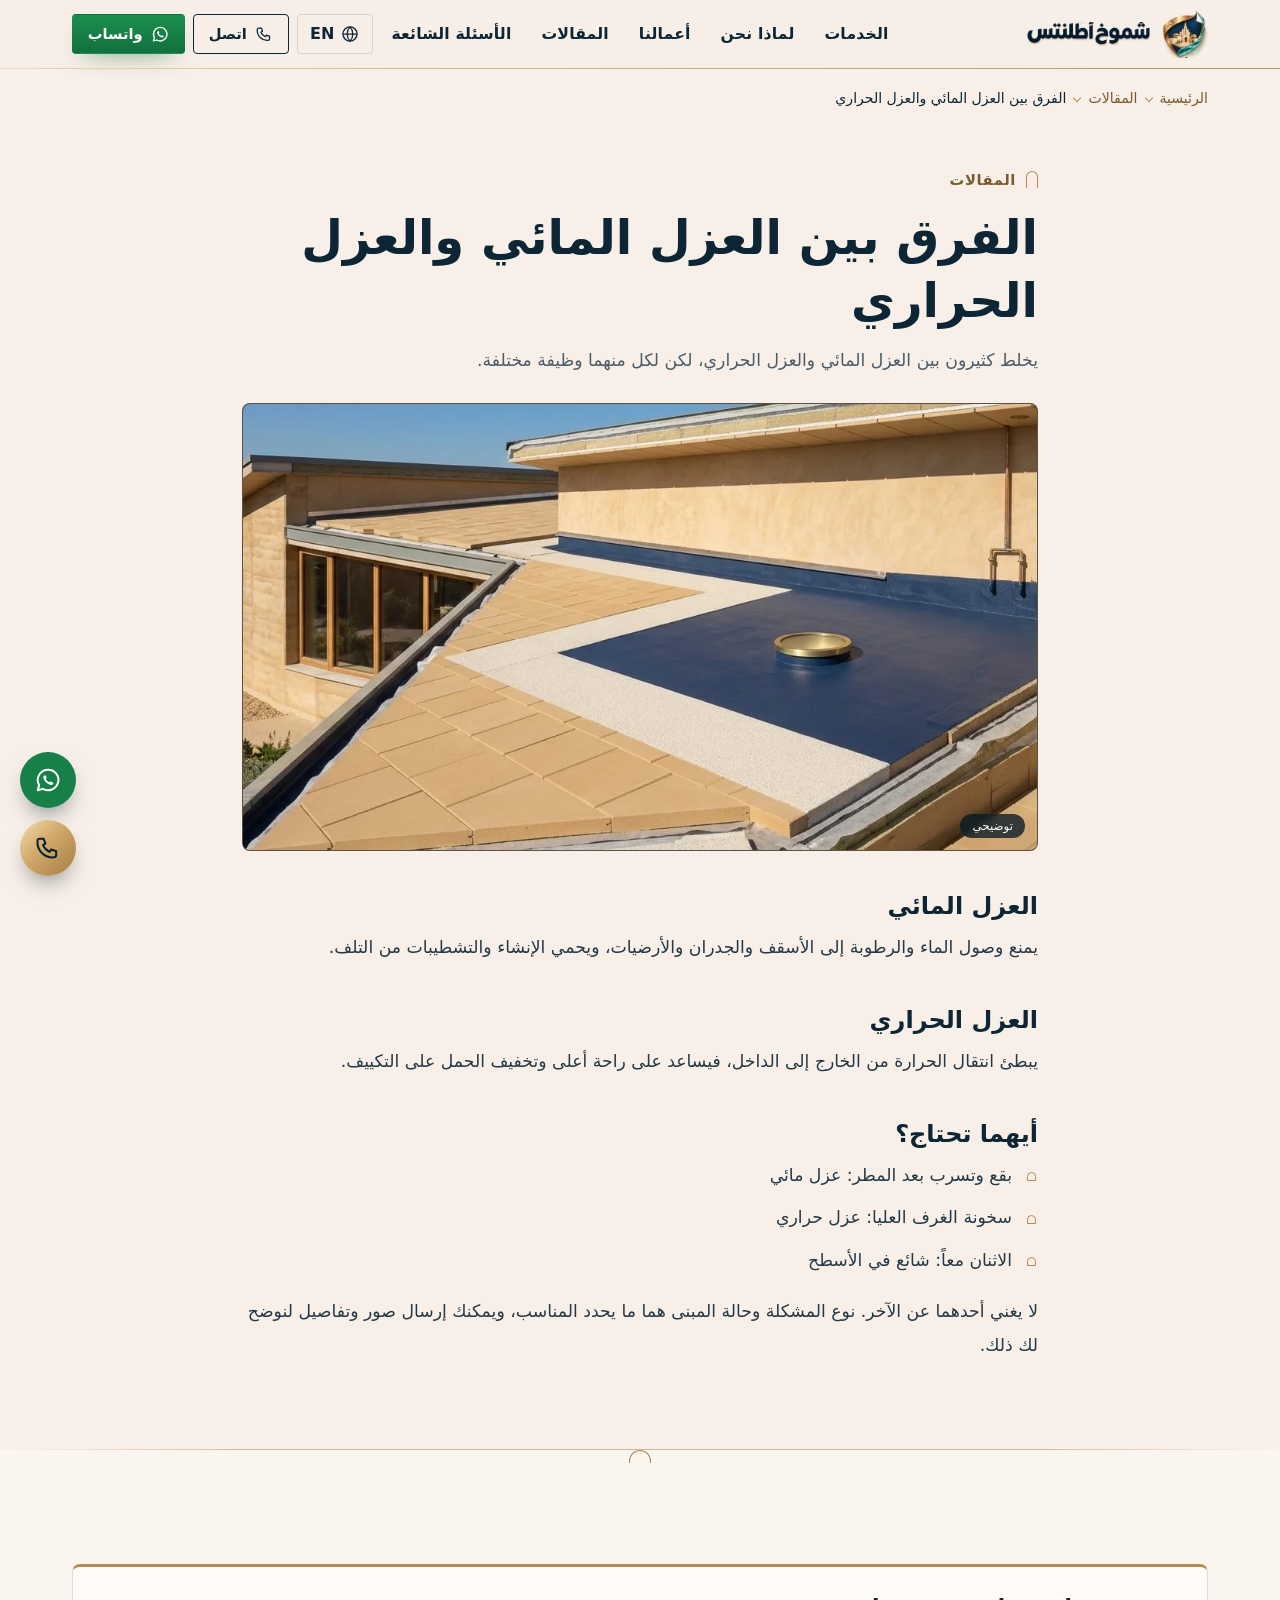
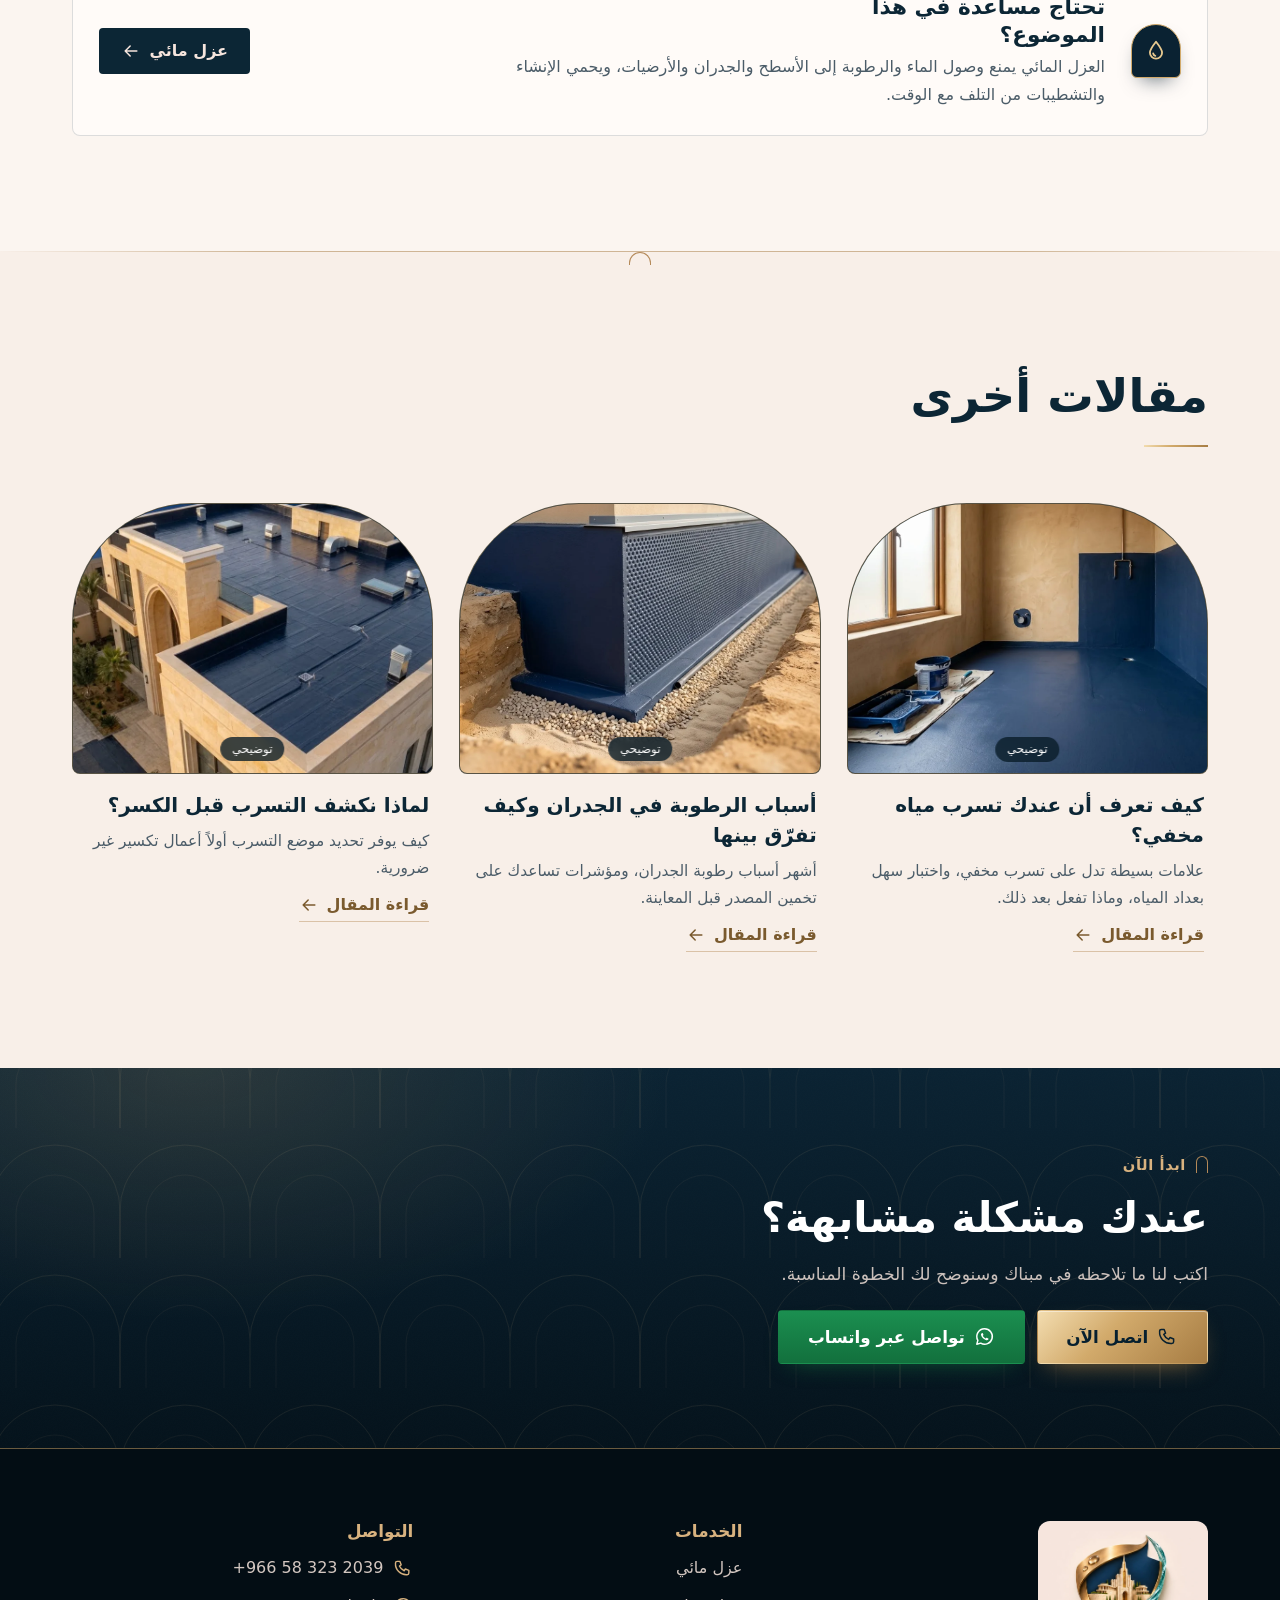
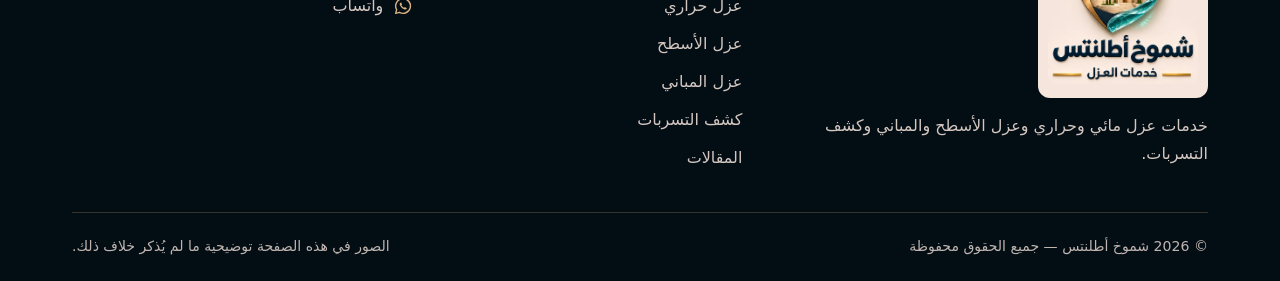
<file: article-waterproof-vs-thermal.html>
<!doctype html>
<html lang="ar" dir="rtl">
<head>
<meta charset="utf-8">
<meta name="viewport" content="width=device-width,initial-scale=1,viewport-fit=cover">
<title>الفرق بين العزل المائي والعزل الحراري | شموخ أطلنتس</title>
<meta name="description" content="ما وظيفة كل نوع من العزل، ومتى يحتاج المبنى إلى النوعين معاً.">
<meta name="theme-color" content="#061722">
<meta name="robots" content="index,follow">
<meta property="og:type" content="website">
<meta property="og:locale" content="ar_SA">
<meta property="og:title" content="الفرق بين العزل المائي والعزل الحراري | شموخ أطلنتس">
<meta property="og:description" content="ما وظيفة كل نوع من العزل، ومتى يحتاج المبنى إلى النوعين معاً.">
<meta property="og:image" content="assets/logo/og-image.jpg">
<meta name="twitter:card" content="summary_large_image">
<link rel="icon" type="image/png" sizes="64x64" href="assets/logo/favicon-64.png">
<link rel="apple-touch-icon" href="assets/logo/apple-touch-icon.png">
<script>document.documentElement.className+=" js"</script>
<link rel="stylesheet" href="css/style.css">
</head>
<body data-page="waterproof-vs-thermal">

<svg width="0" height="0" style="position:absolute" aria-hidden="true" focusable="false">
  <defs>
    <symbol id="i-phone" viewBox="0 0 24 24"><path d="M5 4h3.2l1.6 4.2-2.1 1.4a11 11 0 0 0 5.7 5.7l1.4-2.1L19 14.8V18a2 2 0 0 1-2 2A13 13 0 0 1 3 6a2 2 0 0 1 2-2Z" fill="none" stroke="currentColor" stroke-width="1.7" stroke-linejoin="round"/></symbol>
    <symbol id="i-wa" viewBox="0 0 24 24"><path d="M12 3.2a8.8 8.8 0 0 0-7.6 13.2L3.2 20.8l4.5-1.2A8.8 8.8 0 1 0 12 3.2Z" fill="none" stroke="currentColor" stroke-width="1.7" stroke-linejoin="round"/><path d="M9 8.2c.3-.5.8-.4 1 0l.8 1.7c.1.3 0 .5-.2.7l-.5.6c.8 1.5 1.8 2.3 3.2 3l.6-.6c.2-.2.5-.3.8-.1l1.6.9c.4.2.4.6.1 1-.5.8-1.4 1.1-2.4.8-2.9-.9-5.2-3.2-6-5.9-.2-.9.2-1.6 1-2.1Z" fill="currentColor"/></symbol>
    <symbol id="i-drop" viewBox="0 0 24 24"><path d="M12 3.5c3.2 4 5.6 7 5.6 10a5.6 5.6 0 0 1-11.2 0c0-3 2.4-6 5.6-10Z" fill="none" stroke="currentColor" stroke-width="1.7" stroke-linejoin="round"/><path d="M9.4 14.3a2.8 2.8 0 0 0 2 2.2" fill="none" stroke="currentColor" stroke-width="1.7" stroke-linecap="round"/></symbol>
    <symbol id="i-heat" viewBox="0 0 24 24"><path d="M9 14.2V5.5a2.5 2.5 0 0 1 5 0v8.7a4.2 4.2 0 1 1-5 0Z" fill="none" stroke="currentColor" stroke-width="1.7" stroke-linejoin="round"/><path d="M11.5 9v6.4" stroke="currentColor" stroke-width="1.7" stroke-linecap="round"/><path d="M17 7.5c1.2.6 1.2 1.8 0 2.4M19.5 6c1.8 1 1.8 3.4 0 4.4" fill="none" stroke="currentColor" stroke-width="1.5" stroke-linecap="round"/></symbol>
    <symbol id="i-roof" viewBox="0 0 24 24"><path d="M3.5 10.5 12 4l8.5 6.5L12 17 3.5 10.5Z" fill="none" stroke="currentColor" stroke-width="1.7" stroke-linejoin="round"/><path d="m3.5 14 8.5 6.5 8.5-6.5" fill="none" stroke="currentColor" stroke-width="1.7" stroke-linejoin="round"/></symbol>
    <symbol id="i-build" viewBox="0 0 24 24"><path d="M5 20.5V8.5l7-3.5 7 3.5v12M3.5 20.5h17" fill="none" stroke="currentColor" stroke-width="1.7" stroke-linejoin="round" stroke-linecap="round"/><path d="M9 10.5h1.5M13.5 10.5H15M9 14h1.5M13.5 14H15M10.5 20.5v-3h3v3" fill="none" stroke="currentColor" stroke-width="1.6" stroke-linecap="round" stroke-linejoin="round"/></symbol>
    <symbol id="i-chat" viewBox="0 0 24 24"><path d="M4 5.5h16v10H9.5L5.5 19v-3.5H4v-10Z" fill="none" stroke="currentColor" stroke-width="1.7" stroke-linejoin="round"/></symbol>
    <symbol id="i-form" viewBox="0 0 24 24"><path d="M6 3.5h9l3 3v14H6v-17Z" fill="none" stroke="currentColor" stroke-width="1.7" stroke-linejoin="round"/><path d="M9 11h6M9 14.5h6M9 7.5h3" stroke="currentColor" stroke-width="1.6" stroke-linecap="round"/></symbol>
    <symbol id="i-clock" viewBox="0 0 24 24"><circle cx="12" cy="12" r="8.5" fill="none" stroke="currentColor" stroke-width="1.7"/><path d="M12 7.5V12l3 2" fill="none" stroke="currentColor" stroke-width="1.7" stroke-linecap="round"/></symbol>
    <symbol id="i-search" viewBox="0 0 24 24"><circle cx="10.5" cy="10.5" r="6" fill="none" stroke="currentColor" stroke-width="1.7"/><path d="m15 15 5 5" stroke="currentColor" stroke-width="1.7" stroke-linecap="round"/></symbol>
    <symbol id="i-layers" viewBox="0 0 24 24"><path d="m12 4 8.5 4.5L12 13 3.5 8.5 12 4Z" fill="none" stroke="currentColor" stroke-width="1.7" stroke-linejoin="round"/><path d="m3.5 12.5 8.5 4.5 8.5-4.5" fill="none" stroke="currentColor" stroke-width="1.7" stroke-linejoin="round"/></symbol>
    <symbol id="i-handshake" viewBox="0 0 24 24"><path d="M4 12.5 8.5 8l3 1.5 3-1.5L20 12.5l-5 5.2-2.2-1.2-1.8 1.7L4 12.5Z" fill="none" stroke="currentColor" stroke-width="1.7" stroke-linejoin="round"/></symbol>
    <symbol id="i-leak" viewBox="0 0 24 24"><circle cx="10.5" cy="10.5" r="6.5" fill="none" stroke="currentColor" stroke-width="1.7"/><path d="m15.5 15.5 5 5" stroke="currentColor" stroke-width="1.7" stroke-linecap="round"/><path d="M10.5 7.4c1.6 2 2.4 3.2 2.4 4.4a2.4 2.4 0 0 1-4.8 0c0-1.2.8-2.4 2.4-4.4Z" fill="none" stroke="currentColor" stroke-width="1.5" stroke-linejoin="round"/></symbol>
    <symbol id="i-check" viewBox="0 0 24 24"><path d="m5 12.5 4.5 4.5L19 7.5" fill="none" stroke="currentColor" stroke-width="2" stroke-linecap="round" stroke-linejoin="round"/></symbol>
    <symbol id="i-plus" viewBox="0 0 24 24"><path d="M12 5v14M5 12h14" stroke="currentColor" stroke-width="1.8" stroke-linecap="round"/></symbol>
    <symbol id="i-close" viewBox="0 0 24 24"><path d="m6 6 12 12M18 6 6 18" stroke="currentColor" stroke-width="1.8" stroke-linecap="round"/></symbol>
    <symbol id="i-menu" viewBox="0 0 24 24"><path d="M4 7h16M4 12h16M4 17h16" stroke="currentColor" stroke-width="1.8" stroke-linecap="round"/></symbol>
    <symbol id="i-arrow" viewBox="0 0 24 24"><path d="M19 12H5m6-6-6 6 6 6" fill="none" stroke="currentColor" stroke-width="1.8" stroke-linecap="round" stroke-linejoin="round"/></symbol>
    <symbol id="i-chev" viewBox="0 0 24 24"><path d="m9 5 7 7-7 7" fill="none" stroke="currentColor" stroke-width="1.9" stroke-linecap="round" stroke-linejoin="round"/></symbol>
    <symbol id="i-quote" viewBox="0 0 24 24"><path d="M9 7H5.5v5H8c0 2-.8 3-2.5 3.5M18.5 7H15v5h2.5c0 2-.8 3-2.5 3.5" fill="none" stroke="currentColor" stroke-width="1.6" stroke-linecap="round" stroke-linejoin="round"/></symbol>
    <symbol id="i-pin" viewBox="0 0 24 24"><path d="M12 21s6.5-5.7 6.5-11A6.5 6.5 0 0 0 5.5 10C5.5 15.3 12 21 12 21Z" fill="none" stroke="currentColor" stroke-width="1.7" stroke-linejoin="round"/><circle cx="12" cy="10" r="2.3" fill="none" stroke="currentColor" stroke-width="1.7"/></symbol>
    <symbol id="i-insta" viewBox="0 0 24 24"><rect x="4" y="4" width="16" height="16" rx="4.5" fill="none" stroke="currentColor" stroke-width="1.7"/><circle cx="12" cy="12" r="3.6" fill="none" stroke="currentColor" stroke-width="1.7"/><circle cx="16.8" cy="7.2" r="1" fill="currentColor"/></symbol>
    <symbol id="i-x" viewBox="0 0 24 24"><path d="m5 5 14 14M19 5 5 19" stroke="currentColor" stroke-width="1.9" stroke-linecap="round"/></symbol>
    <symbol id="i-tiktok" viewBox="0 0 24 24"><path d="M14 4v10.2a3.6 3.6 0 1 1-3.6-3.6M14 4c.4 2.2 1.9 3.6 4.2 3.8" fill="none" stroke="currentColor" stroke-width="1.8" stroke-linecap="round" stroke-linejoin="round"/></symbol>
    <symbol id="i-snap" viewBox="0 0 24 24"><path d="M12 4.2c-2.6 0-4 1.9-4 4.2v2.2l-2.2.7 1.7 1.5c-.3 1-1 1.7-2 2.2 1 .4 2 .5 2.7 1 .3.7 1 1.2 1.8.9.6-.3 1.3-.4 2 0 .6.3 1.5 0 1.8-.9.8-.5 1.7-.6 2.7-1-1-.5-1.7-1.2-2-2.2l1.7-1.5-2.2-.7V8.4c0-2.3-1.4-4.2-4-4.2Z" fill="none" stroke="currentColor" stroke-width="1.6" stroke-linejoin="round"/></symbol>
    <symbol id="i-globe" viewBox="0 0 24 24"><circle cx="12" cy="12" r="8.5" fill="none" stroke="currentColor" stroke-width="1.6"/><path d="M3.5 12h17M12 3.5c2.4 2.5 3.4 5.3 3.4 8.5s-1 6-3.4 8.5c-2.4-2.5-3.4-5.3-3.4-8.5s1-6 3.4-8.5Z" fill="none" stroke="currentColor" stroke-width="1.5"/></symbol>
  </defs>
</svg>

<a class="skip" href="#main" data-i18n="a11y.skip">تخطي إلى المحتوى</a>

<!-- ============ الهيدر ============ -->
<header class="hdr" id="top">
  <div class="wrap hdr__in">
    <a class="brand" href="index.html" aria-label="شموخ أطلنتس – خدمات العزل" data-i18n-attr="aria-label:brand.alt">
      <img class="brand__emb" src="assets/logo/emblem.webp" alt="" width="455" height="479">
      <img class="brand__word" src="assets/logo/wordmark.webp" alt="شموخ أطلنتس – خدمات العزل" data-i18n-attr="alt:brand.alt" width="665" height="125">
    </a>
    <nav class="nav" id="nav" aria-label="التنقل الرئيسي" data-i18n-attr="aria-label:nav.aria">
      <a href="index.html#services" data-i18n="nav.services">الخدمات</a>
      <a href="index.html#why" data-i18n="nav.why">لماذا نحن</a>
      <a href="index.html#works" data-i18n="nav.works" data-section="gallery">أعمالنا</a>
      <a href="blog.html" data-i18n="nav.blog">المقالات</a>
      <a href="index.html#faq" data-i18n="nav.faq">الأسئلة الشائعة</a>
    </nav>
    <div class="hdr__act">
      <button class="lang" id="langBtn" type="button" aria-label="Switch to English" data-i18n-attr="aria-label:lang.aria"><svg class="ico" aria-hidden="true"><use href="#i-globe"/></svg><span data-i18n="lang.btn">EN</span></button>
      <a class="btn btn--line btn--sm hdr__call" href="#" data-call><svg class="ico" aria-hidden="true"><use href="#i-phone"/></svg><span data-i18n="hdr.call">اتصل</span></a>
      <a class="btn btn--wa btn--sm hdr__wa" href="#" data-wa target="_blank" rel="noopener"><svg class="ico" aria-hidden="true"><use href="#i-wa"/></svg><span data-i18n="hdr.wa">واتساب</span></a>
      <button class="burger" id="burger" type="button" aria-expanded="false" aria-controls="nav" aria-label="القائمة" data-i18n-attr="aria-label:hdr.menu"><svg class="ico ico--open" aria-hidden="true"><use href="#i-menu"/></svg><svg class="ico ico--close" aria-hidden="true"><use href="#i-close"/></svg></button>
    </div>
  </div>
</header>

<main id="main">
<div id="pageRoot" data-render="waterproof-vs-thermal"><nav class="crumbs wrap" aria-label="breadcrumb"><ol><li><a href="index.html">الرئيسية</a></li><li><a href="blog.html">المقالات</a></li><li><span aria-current="page">الفرق بين العزل المائي والعزل الحراري</span></li></ol></nav><article class="art" data-anchor><div class="wrap art__wrap"><header class="art__head"><p class="eyebrow"><span class="eyebrow__mark" aria-hidden="true"></span><span>المقالات</span></p><h1>الفرق بين العزل المائي والعزل الحراري</h1><p class="lead">يخلط كثيرون بين العزل المائي والعزل الحراري، لكن لكل منهما وظيفة مختلفة.</p></header><figure class="art__img" data-illus><img src="assets/projects/roof-house.webp" alt="" width="768" height="576" fetchpriority="high" decoding="async"><figcaption class="tag">توضيحي</figcaption></figure><div class="art__body"><h2>العزل المائي</h2><p>يمنع وصول الماء والرطوبة إلى الأسقف والجدران والأرضيات، ويحمي الإنشاء والتشطيبات من التلف.</p><h2>العزل الحراري</h2><p>يبطئ انتقال الحرارة من الخارج إلى الداخل، فيساعد على راحة أعلى وتخفيف الحمل على التكييف.</p><h2>أيهما تحتاج؟</h2><ul><li>بقع وتسرب بعد المطر: عزل مائي</li><li>سخونة الغرف العليا: عزل حراري</li><li>الاثنان معاً: شائع في الأسطح</li></ul><p>لا يغني أحدهما عن الآخر. نوع المشكلة وحالة المبنى هما ما يحدد المناسب، ويمكنك إرسال صور وتفاصيل لنوضح لك ذلك.</p></div></div></article><section class="sec sec--sand2 artsvc" data-anchor><div class="wrap"><div class="artsvc__box"><span class="badge" aria-hidden="true"><svg class="ico" aria-hidden="true"><use href="#i-drop"/></svg></span><div><h2>تحتاج مساعدة في هذا الموضوع؟</h2><p>العزل المائي يمنع وصول الماء والرطوبة إلى الأسطح والجدران والأرضيات، ويحمي الإنشاء والتشطيبات من التلف مع الوقت.</p></div><a class="btn btn--navy" href="waterproofing.html"><span>عزل مائي</span><svg class="ico ico--dir" aria-hidden="true"><use href="#i-arrow"/></svg></a></div></div></section><section class="sec" data-anchor><div class="wrap"><header class="sec__head"><h2>مقالات أخرى</h2></header><div class="acards"><a class="acard" href="article-hidden-leak-signs.html"><figure class="acard__img" data-illus><img src="assets/projects/water-bathroom.webp" alt="" width="768" height="576" loading="lazy" decoding="async"><figcaption class="tag">توضيحي</figcaption></figure><div class="acard__b"><h3>كيف تعرف أن عندك تسرب مياه مخفي؟</h3><p>علامات بسيطة تدل على تسرب مخفي، واختبار سهل بعداد المياه، وماذا تفعل بعد ذلك.</p><span class="acard__more">قراءة المقال<svg class="ico ico--dir" aria-hidden="true"><use href="#i-arrow"/></svg></span></div></a><a class="acard" href="article-wall-dampness-causes.html"><figure class="acard__img" data-illus><img src="assets/projects/building-foundation.webp" alt="" width="768" height="576" loading="lazy" decoding="async"><figcaption class="tag">توضيحي</figcaption></figure><div class="acard__b"><h3>أسباب الرطوبة في الجدران وكيف تفرّق بينها</h3><p>أشهر أسباب رطوبة الجدران، ومؤشرات تساعدك على تخمين المصدر قبل المعاينة.</p><span class="acard__more">قراءة المقال<svg class="ico ico--dir" aria-hidden="true"><use href="#i-arrow"/></svg></span></div></a><a class="acard" href="article-detect-before-breaking.html"><figure class="acard__img" data-illus><img src="assets/projects/water-roof.webp" alt="" width="768" height="576" loading="lazy" decoding="async"><figcaption class="tag">توضيحي</figcaption></figure><div class="acard__b"><h3>لماذا نكشف التسرب قبل الكسر؟</h3><p>كيف يوفر تحديد موضع التسرب أولاً أعمال تكسير غير ضرورية.</p><span class="acard__more">قراءة المقال<svg class="ico ico--dir" aria-hidden="true"><use href="#i-arrow"/></svg></span></div></a></div></div></section><section class="cta cta--page" data-anchor><div class="wrap"><div class="cta__copy"><p class="eyebrow eyebrow--light"><span class="eyebrow__mark" aria-hidden="true"></span><span>ابدأ الآن</span></p><h2>عندك مشكلة مشابهة؟</h2><p class="lead">اكتب لنا ما تلاحظه في مبناك وسنوضح لك الخطوة المناسبة.</p><div class="cta__btns"><a class="btn btn--brass btn--lg" href="#" data-call><svg class="ico" aria-hidden="true"><use href="#i-phone"/></svg><span>اتصل الآن</span></a><a class="btn btn--wa btn--lg" href="#" target="_blank" rel="noopener" data-wa-service="1"><svg class="ico" aria-hidden="true"><use href="#i-wa"/></svg><span>تواصل عبر واتساب</span></a></div></div></div></section></div>
</main>

<!-- ============ الفوتر ============ -->
<footer class="foot">
  <div class="wrap foot__grid">
    <div class="foot__brand">
      <div class="plaque"><img src="assets/logo/logo-full.webp" alt="شموخ أطلنتس – خدمات العزل" data-i18n-attr="alt:brand.alt" width="685" height="700" loading="lazy" decoding="async"></div>
      <p data-i18n="foot.about">خدمات عزل مائي وحراري وعزل الأسطح والمباني وكشف التسربات.</p>
    </div>
    <div>
      <h3 data-i18n="foot.services">الخدمات</h3>
      <ul class="foot__list">
        <li><a href="index.html#svc-1" data-i18n="svc.1.name">عزل مائي</a></li>
        <li><a href="index.html#svc-2" data-i18n="svc.2.name">عزل حراري</a></li>
        <li><a href="index.html#svc-3" data-i18n="svc.3.name">عزل الأسطح</a></li>
        <li><a href="index.html#svc-4" data-i18n="svc.4.name">عزل المباني</a></li>
        <li><a href="index.html#svc-5" data-i18n="svc.5.name">كشف التسربات</a></li>
        <li><a href="blog.html" data-i18n="nav.blog">المقالات</a></li>
      </ul>
    </div>
    <div>
      <h3 data-i18n="foot.contact">التواصل</h3>
      <ul class="foot__list" id="footContact">
        <li><a href="#" data-call><svg class="ico" aria-hidden="true"><use href="#i-phone"/></svg><span dir="ltr" data-phone-text></span></a></li>
        <li><a href="#" data-wa target="_blank" rel="noopener"><svg class="ico" aria-hidden="true"><use href="#i-wa"/></svg><span data-i18n="hdr.wa">واتساب</span></a></li>
        <li data-if="email"><a href="#" data-email><span data-email-text dir="ltr"></span></a></li>
        <li data-if="address"><svg class="ico" aria-hidden="true"><use href="#i-pin"/></svg><span data-address-text></span></li>
        <li data-if="hours"><svg class="ico" aria-hidden="true"><use href="#i-clock"/></svg><span data-hours-text></span></li>
      </ul>
      <div class="social" id="social"></div>
    </div>
  </div>
  <div class="wrap foot__bottom">
    <p>© <span id="year"></span> <span data-company-name></span> — <span data-i18n="foot.rights">جميع الحقوق محفوظة</span></p>
    <p class="foot__note" data-i18n="foot.note" data-illus-only>الصور في هذه الصفحة توضيحية ما لم يُذكر خلاف ذلك.</p>
  </div>
</footer>

<!-- أزرار عايمة (ديسكتوب) -->
<div class="float" aria-label="contact">
  <a class="float__btn float__btn--wa" href="#" data-wa target="_blank" rel="noopener" aria-label="واتساب" data-i18n-attr="aria-label:float.wa"><svg class="ico" aria-hidden="true"><use href="#i-wa"/></svg></a>
  <a class="float__btn float__btn--call" href="#" data-call aria-label="اتصل بنا" data-i18n-attr="aria-label:float.call"><svg class="ico" aria-hidden="true"><use href="#i-phone"/></svg></a>
</div>

<!-- شريط سفلي ثابت (موبايل) -->
<div class="mbar">
  <a class="mbar__btn mbar__btn--call" href="#" data-call><svg class="ico" aria-hidden="true"><use href="#i-phone"/></svg><span data-i18n="mobile.call">اتصل</span></a>
  <a class="mbar__btn mbar__btn--wa" href="#" data-wa target="_blank" rel="noopener"><svg class="ico" aria-hidden="true"><use href="#i-wa"/></svg><span data-i18n="mobile.wa">واتساب</span></a>
</div>

<script src="js/config.js"></script>
<script src="js/translations.js"></script>
<script src="js/pages.js"></script>
<script src="js/main.js"></script>
</body>
</html>
</file>
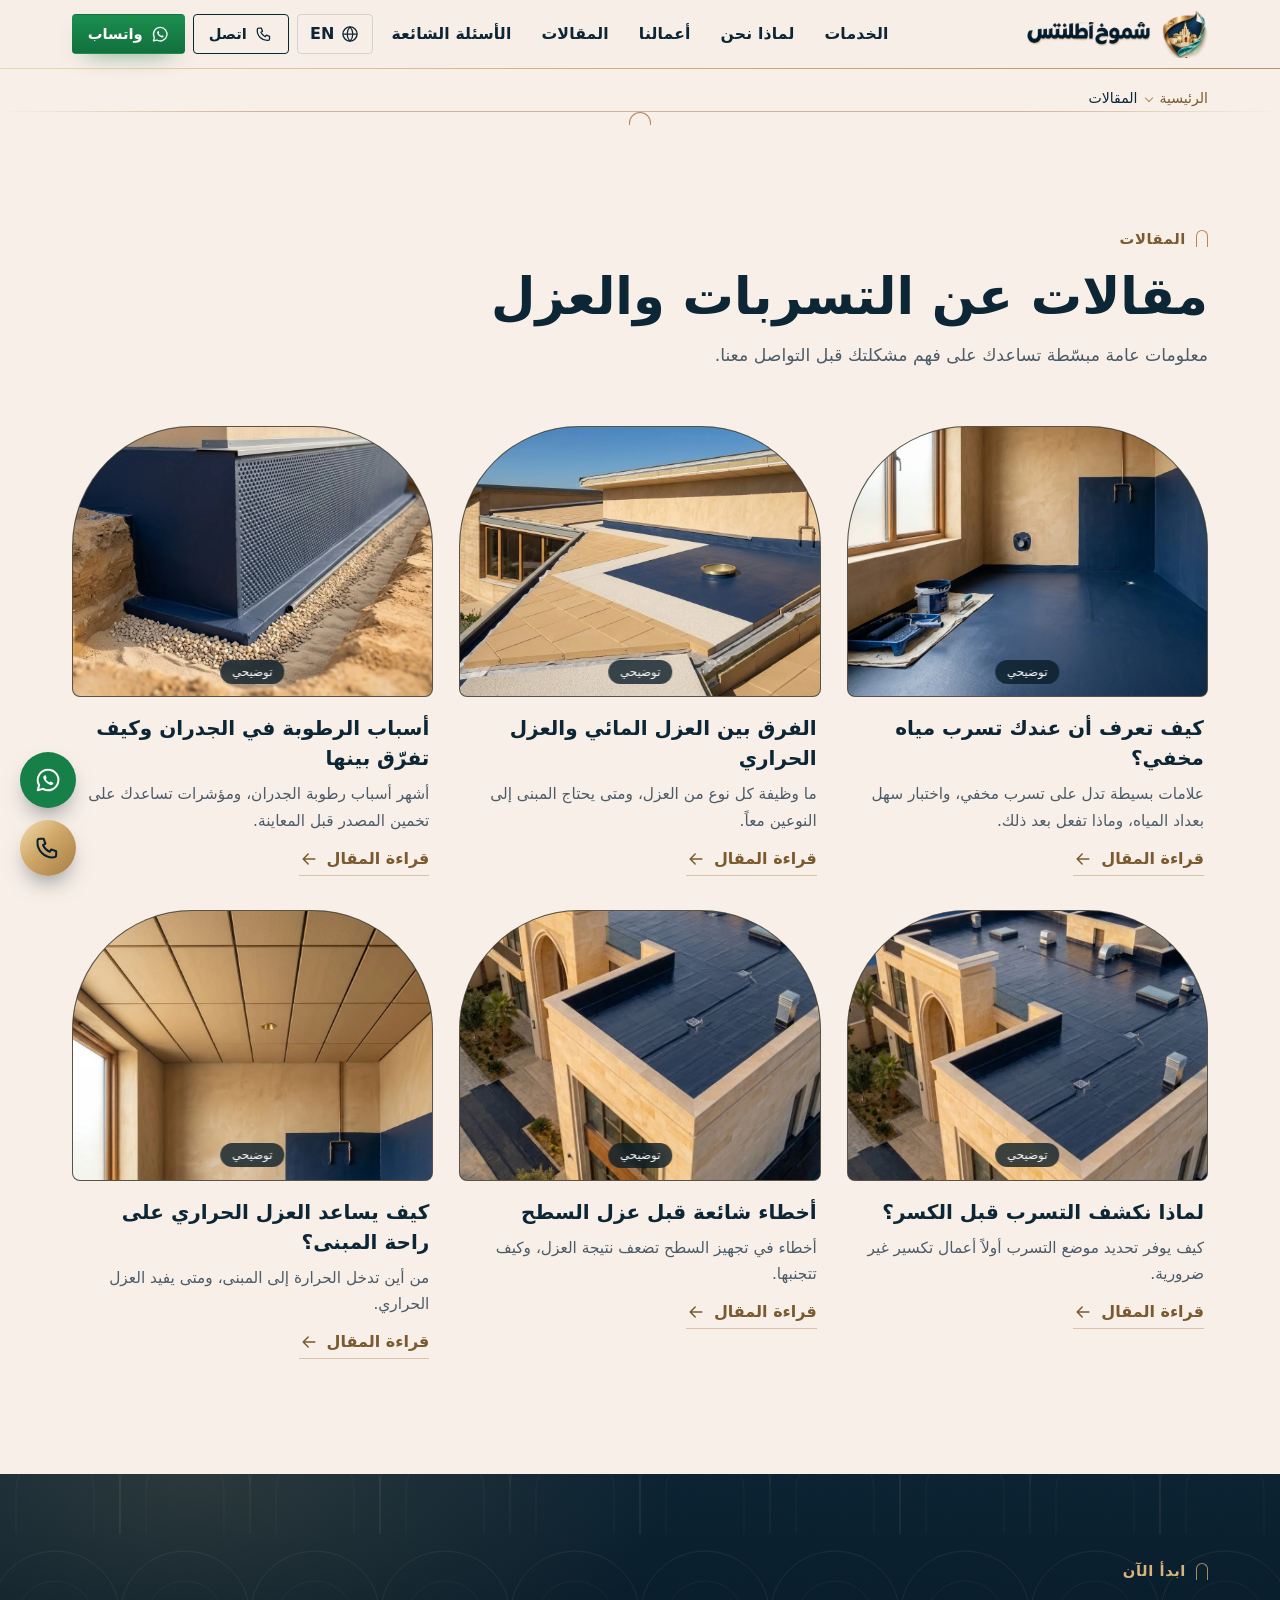
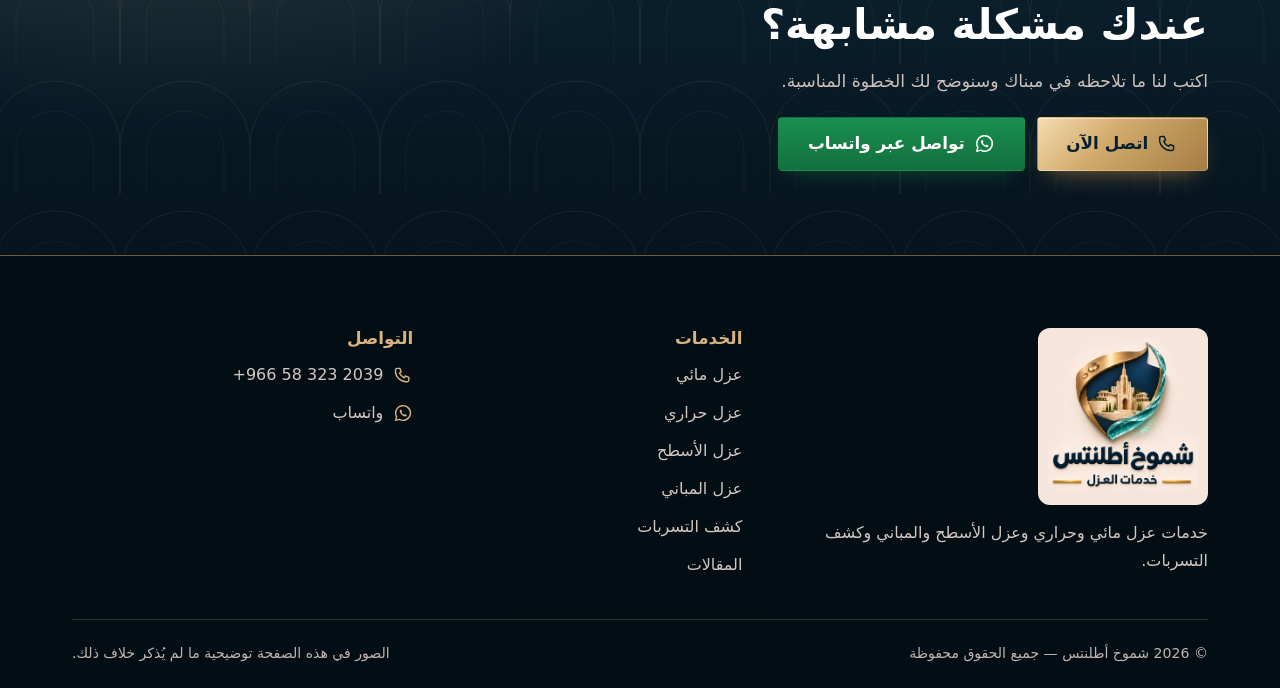
<file: blog.html>
<!doctype html>
<html lang="ar" dir="rtl">
<head>
<meta charset="utf-8">
<meta name="viewport" content="width=device-width,initial-scale=1,viewport-fit=cover">
<title>مقالات عن التسربات والعزل | شموخ أطلنتس</title>
<meta name="description" content="مقالات مبسّطة عن علامات التسرب، والفرق بين العزل المائي والحراري، وأسباب الرطوبة، وتجهيز الأسطح.">
<meta name="theme-color" content="#061722">
<meta name="robots" content="index,follow">
<meta property="og:type" content="website">
<meta property="og:locale" content="ar_SA">
<meta property="og:title" content="مقالات عن التسربات والعزل | شموخ أطلنتس">
<meta property="og:description" content="مقالات مبسّطة عن علامات التسرب، والفرق بين العزل المائي والحراري، وأسباب الرطوبة، وتجهيز الأسطح.">
<meta property="og:image" content="assets/logo/og-image.jpg">
<meta name="twitter:card" content="summary_large_image">
<link rel="icon" type="image/png" sizes="64x64" href="assets/logo/favicon-64.png">
<link rel="apple-touch-icon" href="assets/logo/apple-touch-icon.png">
<script>document.documentElement.className+=" js"</script>
<link rel="stylesheet" href="css/style.css">
</head>
<body data-page="blog">

<svg width="0" height="0" style="position:absolute" aria-hidden="true" focusable="false">
  <defs>
    <symbol id="i-phone" viewBox="0 0 24 24"><path d="M5 4h3.2l1.6 4.2-2.1 1.4a11 11 0 0 0 5.7 5.7l1.4-2.1L19 14.8V18a2 2 0 0 1-2 2A13 13 0 0 1 3 6a2 2 0 0 1 2-2Z" fill="none" stroke="currentColor" stroke-width="1.7" stroke-linejoin="round"/></symbol>
    <symbol id="i-wa" viewBox="0 0 24 24"><path d="M12 3.2a8.8 8.8 0 0 0-7.6 13.2L3.2 20.8l4.5-1.2A8.8 8.8 0 1 0 12 3.2Z" fill="none" stroke="currentColor" stroke-width="1.7" stroke-linejoin="round"/><path d="M9 8.2c.3-.5.8-.4 1 0l.8 1.7c.1.3 0 .5-.2.7l-.5.6c.8 1.5 1.8 2.3 3.2 3l.6-.6c.2-.2.5-.3.8-.1l1.6.9c.4.2.4.6.1 1-.5.8-1.4 1.1-2.4.8-2.9-.9-5.2-3.2-6-5.9-.2-.9.2-1.6 1-2.1Z" fill="currentColor"/></symbol>
    <symbol id="i-drop" viewBox="0 0 24 24"><path d="M12 3.5c3.2 4 5.6 7 5.6 10a5.6 5.6 0 0 1-11.2 0c0-3 2.4-6 5.6-10Z" fill="none" stroke="currentColor" stroke-width="1.7" stroke-linejoin="round"/><path d="M9.4 14.3a2.8 2.8 0 0 0 2 2.2" fill="none" stroke="currentColor" stroke-width="1.7" stroke-linecap="round"/></symbol>
    <symbol id="i-heat" viewBox="0 0 24 24"><path d="M9 14.2V5.5a2.5 2.5 0 0 1 5 0v8.7a4.2 4.2 0 1 1-5 0Z" fill="none" stroke="currentColor" stroke-width="1.7" stroke-linejoin="round"/><path d="M11.5 9v6.4" stroke="currentColor" stroke-width="1.7" stroke-linecap="round"/><path d="M17 7.5c1.2.6 1.2 1.8 0 2.4M19.5 6c1.8 1 1.8 3.4 0 4.4" fill="none" stroke="currentColor" stroke-width="1.5" stroke-linecap="round"/></symbol>
    <symbol id="i-roof" viewBox="0 0 24 24"><path d="M3.5 10.5 12 4l8.5 6.5L12 17 3.5 10.5Z" fill="none" stroke="currentColor" stroke-width="1.7" stroke-linejoin="round"/><path d="m3.5 14 8.5 6.5 8.5-6.5" fill="none" stroke="currentColor" stroke-width="1.7" stroke-linejoin="round"/></symbol>
    <symbol id="i-build" viewBox="0 0 24 24"><path d="M5 20.5V8.5l7-3.5 7 3.5v12M3.5 20.5h17" fill="none" stroke="currentColor" stroke-width="1.7" stroke-linejoin="round" stroke-linecap="round"/><path d="M9 10.5h1.5M13.5 10.5H15M9 14h1.5M13.5 14H15M10.5 20.5v-3h3v3" fill="none" stroke="currentColor" stroke-width="1.6" stroke-linecap="round" stroke-linejoin="round"/></symbol>
    <symbol id="i-chat" viewBox="0 0 24 24"><path d="M4 5.5h16v10H9.5L5.5 19v-3.5H4v-10Z" fill="none" stroke="currentColor" stroke-width="1.7" stroke-linejoin="round"/></symbol>
    <symbol id="i-form" viewBox="0 0 24 24"><path d="M6 3.5h9l3 3v14H6v-17Z" fill="none" stroke="currentColor" stroke-width="1.7" stroke-linejoin="round"/><path d="M9 11h6M9 14.5h6M9 7.5h3" stroke="currentColor" stroke-width="1.6" stroke-linecap="round"/></symbol>
    <symbol id="i-clock" viewBox="0 0 24 24"><circle cx="12" cy="12" r="8.5" fill="none" stroke="currentColor" stroke-width="1.7"/><path d="M12 7.5V12l3 2" fill="none" stroke="currentColor" stroke-width="1.7" stroke-linecap="round"/></symbol>
    <symbol id="i-search" viewBox="0 0 24 24"><circle cx="10.5" cy="10.5" r="6" fill="none" stroke="currentColor" stroke-width="1.7"/><path d="m15 15 5 5" stroke="currentColor" stroke-width="1.7" stroke-linecap="round"/></symbol>
    <symbol id="i-layers" viewBox="0 0 24 24"><path d="m12 4 8.5 4.5L12 13 3.5 8.5 12 4Z" fill="none" stroke="currentColor" stroke-width="1.7" stroke-linejoin="round"/><path d="m3.5 12.5 8.5 4.5 8.5-4.5" fill="none" stroke="currentColor" stroke-width="1.7" stroke-linejoin="round"/></symbol>
    <symbol id="i-handshake" viewBox="0 0 24 24"><path d="M4 12.5 8.5 8l3 1.5 3-1.5L20 12.5l-5 5.2-2.2-1.2-1.8 1.7L4 12.5Z" fill="none" stroke="currentColor" stroke-width="1.7" stroke-linejoin="round"/></symbol>
    <symbol id="i-leak" viewBox="0 0 24 24"><circle cx="10.5" cy="10.5" r="6.5" fill="none" stroke="currentColor" stroke-width="1.7"/><path d="m15.5 15.5 5 5" stroke="currentColor" stroke-width="1.7" stroke-linecap="round"/><path d="M10.5 7.4c1.6 2 2.4 3.2 2.4 4.4a2.4 2.4 0 0 1-4.8 0c0-1.2.8-2.4 2.4-4.4Z" fill="none" stroke="currentColor" stroke-width="1.5" stroke-linejoin="round"/></symbol>
    <symbol id="i-check" viewBox="0 0 24 24"><path d="m5 12.5 4.5 4.5L19 7.5" fill="none" stroke="currentColor" stroke-width="2" stroke-linecap="round" stroke-linejoin="round"/></symbol>
    <symbol id="i-plus" viewBox="0 0 24 24"><path d="M12 5v14M5 12h14" stroke="currentColor" stroke-width="1.8" stroke-linecap="round"/></symbol>
    <symbol id="i-close" viewBox="0 0 24 24"><path d="m6 6 12 12M18 6 6 18" stroke="currentColor" stroke-width="1.8" stroke-linecap="round"/></symbol>
    <symbol id="i-menu" viewBox="0 0 24 24"><path d="M4 7h16M4 12h16M4 17h16" stroke="currentColor" stroke-width="1.8" stroke-linecap="round"/></symbol>
    <symbol id="i-arrow" viewBox="0 0 24 24"><path d="M19 12H5m6-6-6 6 6 6" fill="none" stroke="currentColor" stroke-width="1.8" stroke-linecap="round" stroke-linejoin="round"/></symbol>
    <symbol id="i-chev" viewBox="0 0 24 24"><path d="m9 5 7 7-7 7" fill="none" stroke="currentColor" stroke-width="1.9" stroke-linecap="round" stroke-linejoin="round"/></symbol>
    <symbol id="i-quote" viewBox="0 0 24 24"><path d="M9 7H5.5v5H8c0 2-.8 3-2.5 3.5M18.5 7H15v5h2.5c0 2-.8 3-2.5 3.5" fill="none" stroke="currentColor" stroke-width="1.6" stroke-linecap="round" stroke-linejoin="round"/></symbol>
    <symbol id="i-pin" viewBox="0 0 24 24"><path d="M12 21s6.5-5.7 6.5-11A6.5 6.5 0 0 0 5.5 10C5.5 15.3 12 21 12 21Z" fill="none" stroke="currentColor" stroke-width="1.7" stroke-linejoin="round"/><circle cx="12" cy="10" r="2.3" fill="none" stroke="currentColor" stroke-width="1.7"/></symbol>
    <symbol id="i-insta" viewBox="0 0 24 24"><rect x="4" y="4" width="16" height="16" rx="4.5" fill="none" stroke="currentColor" stroke-width="1.7"/><circle cx="12" cy="12" r="3.6" fill="none" stroke="currentColor" stroke-width="1.7"/><circle cx="16.8" cy="7.2" r="1" fill="currentColor"/></symbol>
    <symbol id="i-x" viewBox="0 0 24 24"><path d="m5 5 14 14M19 5 5 19" stroke="currentColor" stroke-width="1.9" stroke-linecap="round"/></symbol>
    <symbol id="i-tiktok" viewBox="0 0 24 24"><path d="M14 4v10.2a3.6 3.6 0 1 1-3.6-3.6M14 4c.4 2.2 1.9 3.6 4.2 3.8" fill="none" stroke="currentColor" stroke-width="1.8" stroke-linecap="round" stroke-linejoin="round"/></symbol>
    <symbol id="i-snap" viewBox="0 0 24 24"><path d="M12 4.2c-2.6 0-4 1.9-4 4.2v2.2l-2.2.7 1.7 1.5c-.3 1-1 1.7-2 2.2 1 .4 2 .5 2.7 1 .3.7 1 1.2 1.8.9.6-.3 1.3-.4 2 0 .6.3 1.5 0 1.8-.9.8-.5 1.7-.6 2.7-1-1-.5-1.7-1.2-2-2.2l1.7-1.5-2.2-.7V8.4c0-2.3-1.4-4.2-4-4.2Z" fill="none" stroke="currentColor" stroke-width="1.6" stroke-linejoin="round"/></symbol>
    <symbol id="i-globe" viewBox="0 0 24 24"><circle cx="12" cy="12" r="8.5" fill="none" stroke="currentColor" stroke-width="1.6"/><path d="M3.5 12h17M12 3.5c2.4 2.5 3.4 5.3 3.4 8.5s-1 6-3.4 8.5c-2.4-2.5-3.4-5.3-3.4-8.5s1-6 3.4-8.5Z" fill="none" stroke="currentColor" stroke-width="1.5"/></symbol>
  </defs>
</svg>

<a class="skip" href="#main" data-i18n="a11y.skip">تخطي إلى المحتوى</a>

<!-- ============ الهيدر ============ -->
<header class="hdr" id="top">
  <div class="wrap hdr__in">
    <a class="brand" href="index.html" aria-label="شموخ أطلنتس – خدمات العزل" data-i18n-attr="aria-label:brand.alt">
      <img class="brand__emb" src="assets/logo/emblem.webp" alt="" width="455" height="479">
      <img class="brand__word" src="assets/logo/wordmark.webp" alt="شموخ أطلنتس – خدمات العزل" data-i18n-attr="alt:brand.alt" width="665" height="125">
    </a>
    <nav class="nav" id="nav" aria-label="التنقل الرئيسي" data-i18n-attr="aria-label:nav.aria">
      <a href="index.html#services" data-i18n="nav.services">الخدمات</a>
      <a href="index.html#why" data-i18n="nav.why">لماذا نحن</a>
      <a href="index.html#works" data-i18n="nav.works" data-section="gallery">أعمالنا</a>
      <a href="blog.html" data-i18n="nav.blog">المقالات</a>
      <a href="index.html#faq" data-i18n="nav.faq">الأسئلة الشائعة</a>
    </nav>
    <div class="hdr__act">
      <button class="lang" id="langBtn" type="button" aria-label="Switch to English" data-i18n-attr="aria-label:lang.aria"><svg class="ico" aria-hidden="true"><use href="#i-globe"/></svg><span data-i18n="lang.btn">EN</span></button>
      <a class="btn btn--line btn--sm hdr__call" href="#" data-call><svg class="ico" aria-hidden="true"><use href="#i-phone"/></svg><span data-i18n="hdr.call">اتصل</span></a>
      <a class="btn btn--wa btn--sm hdr__wa" href="#" data-wa target="_blank" rel="noopener"><svg class="ico" aria-hidden="true"><use href="#i-wa"/></svg><span data-i18n="hdr.wa">واتساب</span></a>
      <button class="burger" id="burger" type="button" aria-expanded="false" aria-controls="nav" aria-label="القائمة" data-i18n-attr="aria-label:hdr.menu"><svg class="ico ico--open" aria-hidden="true"><use href="#i-menu"/></svg><svg class="ico ico--close" aria-hidden="true"><use href="#i-close"/></svg></button>
    </div>
  </div>
</header>

<main id="main">
<div id="pageRoot" data-render="blog"><nav class="crumbs wrap" aria-label="breadcrumb"><ol><li><a href="index.html">الرئيسية</a></li><li><span aria-current="page">المقالات</span></li></ol></nav><section class="sec phead" data-anchor><div class="wrap"><header class="sec__head"><p class="eyebrow"><span class="eyebrow__mark" aria-hidden="true"></span><span>المقالات</span></p><h1>مقالات عن التسربات والعزل</h1><p class="lead">معلومات عامة مبسّطة تساعدك على فهم مشكلتك قبل التواصل معنا.</p></header><div class="acards"><a class="acard" href="article-hidden-leak-signs.html"><figure class="acard__img" data-illus><img src="assets/projects/water-bathroom.webp" alt="" width="768" height="576" loading="lazy" decoding="async"><figcaption class="tag">توضيحي</figcaption></figure><div class="acard__b"><h3>كيف تعرف أن عندك تسرب مياه مخفي؟</h3><p>علامات بسيطة تدل على تسرب مخفي، واختبار سهل بعداد المياه، وماذا تفعل بعد ذلك.</p><span class="acard__more">قراءة المقال<svg class="ico ico--dir" aria-hidden="true"><use href="#i-arrow"/></svg></span></div></a><a class="acard" href="article-waterproof-vs-thermal.html"><figure class="acard__img" data-illus><img src="assets/projects/roof-house.webp" alt="" width="768" height="576" loading="lazy" decoding="async"><figcaption class="tag">توضيحي</figcaption></figure><div class="acard__b"><h3>الفرق بين العزل المائي والعزل الحراري</h3><p>ما وظيفة كل نوع من العزل، ومتى يحتاج المبنى إلى النوعين معاً.</p><span class="acard__more">قراءة المقال<svg class="ico ico--dir" aria-hidden="true"><use href="#i-arrow"/></svg></span></div></a><a class="acard" href="article-wall-dampness-causes.html"><figure class="acard__img" data-illus><img src="assets/projects/building-foundation.webp" alt="" width="768" height="576" loading="lazy" decoding="async"><figcaption class="tag">توضيحي</figcaption></figure><div class="acard__b"><h3>أسباب الرطوبة في الجدران وكيف تفرّق بينها</h3><p>أشهر أسباب رطوبة الجدران، ومؤشرات تساعدك على تخمين المصدر قبل المعاينة.</p><span class="acard__more">قراءة المقال<svg class="ico ico--dir" aria-hidden="true"><use href="#i-arrow"/></svg></span></div></a><a class="acard" href="article-detect-before-breaking.html"><figure class="acard__img" data-illus><img src="assets/projects/water-roof.webp" alt="" width="768" height="576" loading="lazy" decoding="async"><figcaption class="tag">توضيحي</figcaption></figure><div class="acard__b"><h3>لماذا نكشف التسرب قبل الكسر؟</h3><p>كيف يوفر تحديد موضع التسرب أولاً أعمال تكسير غير ضرورية.</p><span class="acard__more">قراءة المقال<svg class="ico ico--dir" aria-hidden="true"><use href="#i-arrow"/></svg></span></div></a><a class="acard" href="article-roof-prep-mistakes.html"><figure class="acard__img" data-illus><img src="assets/projects/compare-before.webp" alt="" width="768" height="576" loading="lazy" decoding="async"><figcaption class="tag">توضيحي</figcaption></figure><div class="acard__b"><h3>أخطاء شائعة قبل عزل السطح</h3><p>أخطاء في تجهيز السطح تضعف نتيجة العزل، وكيف تتجنبها.</p><span class="acard__more">قراءة المقال<svg class="ico ico--dir" aria-hidden="true"><use href="#i-arrow"/></svg></span></div></a><a class="acard" href="article-heat-insulation-comfort.html"><figure class="acard__img" data-illus><img src="assets/projects/thermal-ceiling.webp" alt="" width="768" height="576" loading="lazy" decoding="async"><figcaption class="tag">توضيحي</figcaption></figure><div class="acard__b"><h3>كيف يساعد العزل الحراري على راحة المبنى؟</h3><p>من أين تدخل الحرارة إلى المبنى، ومتى يفيد العزل الحراري.</p><span class="acard__more">قراءة المقال<svg class="ico ico--dir" aria-hidden="true"><use href="#i-arrow"/></svg></span></div></a></div></div></section><section class="cta cta--page" data-anchor><div class="wrap"><div class="cta__copy"><p class="eyebrow eyebrow--light"><span class="eyebrow__mark" aria-hidden="true"></span><span>ابدأ الآن</span></p><h2>عندك مشكلة مشابهة؟</h2><p class="lead">اكتب لنا ما تلاحظه في مبناك وسنوضح لك الخطوة المناسبة.</p><div class="cta__btns"><a class="btn btn--brass btn--lg" href="#" data-call><svg class="ico" aria-hidden="true"><use href="#i-phone"/></svg><span>اتصل الآن</span></a><a class="btn btn--wa btn--lg" href="#" target="_blank" rel="noopener" data-wa><svg class="ico" aria-hidden="true"><use href="#i-wa"/></svg><span>تواصل عبر واتساب</span></a></div></div></div></section></div>
</main>

<!-- ============ الفوتر ============ -->
<footer class="foot">
  <div class="wrap foot__grid">
    <div class="foot__brand">
      <div class="plaque"><img src="assets/logo/logo-full.webp" alt="شموخ أطلنتس – خدمات العزل" data-i18n-attr="alt:brand.alt" width="685" height="700" loading="lazy" decoding="async"></div>
      <p data-i18n="foot.about">خدمات عزل مائي وحراري وعزل الأسطح والمباني وكشف التسربات.</p>
    </div>
    <div>
      <h3 data-i18n="foot.services">الخدمات</h3>
      <ul class="foot__list">
        <li><a href="index.html#svc-1" data-i18n="svc.1.name">عزل مائي</a></li>
        <li><a href="index.html#svc-2" data-i18n="svc.2.name">عزل حراري</a></li>
        <li><a href="index.html#svc-3" data-i18n="svc.3.name">عزل الأسطح</a></li>
        <li><a href="index.html#svc-4" data-i18n="svc.4.name">عزل المباني</a></li>
        <li><a href="index.html#svc-5" data-i18n="svc.5.name">كشف التسربات</a></li>
        <li><a href="blog.html" data-i18n="nav.blog">المقالات</a></li>
      </ul>
    </div>
    <div>
      <h3 data-i18n="foot.contact">التواصل</h3>
      <ul class="foot__list" id="footContact">
        <li><a href="#" data-call><svg class="ico" aria-hidden="true"><use href="#i-phone"/></svg><span dir="ltr" data-phone-text></span></a></li>
        <li><a href="#" data-wa target="_blank" rel="noopener"><svg class="ico" aria-hidden="true"><use href="#i-wa"/></svg><span data-i18n="hdr.wa">واتساب</span></a></li>
        <li data-if="email"><a href="#" data-email><span data-email-text dir="ltr"></span></a></li>
        <li data-if="address"><svg class="ico" aria-hidden="true"><use href="#i-pin"/></svg><span data-address-text></span></li>
        <li data-if="hours"><svg class="ico" aria-hidden="true"><use href="#i-clock"/></svg><span data-hours-text></span></li>
      </ul>
      <div class="social" id="social"></div>
    </div>
  </div>
  <div class="wrap foot__bottom">
    <p>© <span id="year"></span> <span data-company-name></span> — <span data-i18n="foot.rights">جميع الحقوق محفوظة</span></p>
    <p class="foot__note" data-i18n="foot.note" data-illus-only>الصور في هذه الصفحة توضيحية ما لم يُذكر خلاف ذلك.</p>
  </div>
</footer>

<!-- أزرار عايمة (ديسكتوب) -->
<div class="float" aria-label="contact">
  <a class="float__btn float__btn--wa" href="#" data-wa target="_blank" rel="noopener" aria-label="واتساب" data-i18n-attr="aria-label:float.wa"><svg class="ico" aria-hidden="true"><use href="#i-wa"/></svg></a>
  <a class="float__btn float__btn--call" href="#" data-call aria-label="اتصل بنا" data-i18n-attr="aria-label:float.call"><svg class="ico" aria-hidden="true"><use href="#i-phone"/></svg></a>
</div>

<!-- شريط سفلي ثابت (موبايل) -->
<div class="mbar">
  <a class="mbar__btn mbar__btn--call" href="#" data-call><svg class="ico" aria-hidden="true"><use href="#i-phone"/></svg><span data-i18n="mobile.call">اتصل</span></a>
  <a class="mbar__btn mbar__btn--wa" href="#" data-wa target="_blank" rel="noopener"><svg class="ico" aria-hidden="true"><use href="#i-wa"/></svg><span data-i18n="mobile.wa">واتساب</span></a>
</div>

<script src="js/config.js"></script>
<script src="js/translations.js"></script>
<script src="js/pages.js"></script>
<script src="js/main.js"></script>
</body>
</html>
</file>
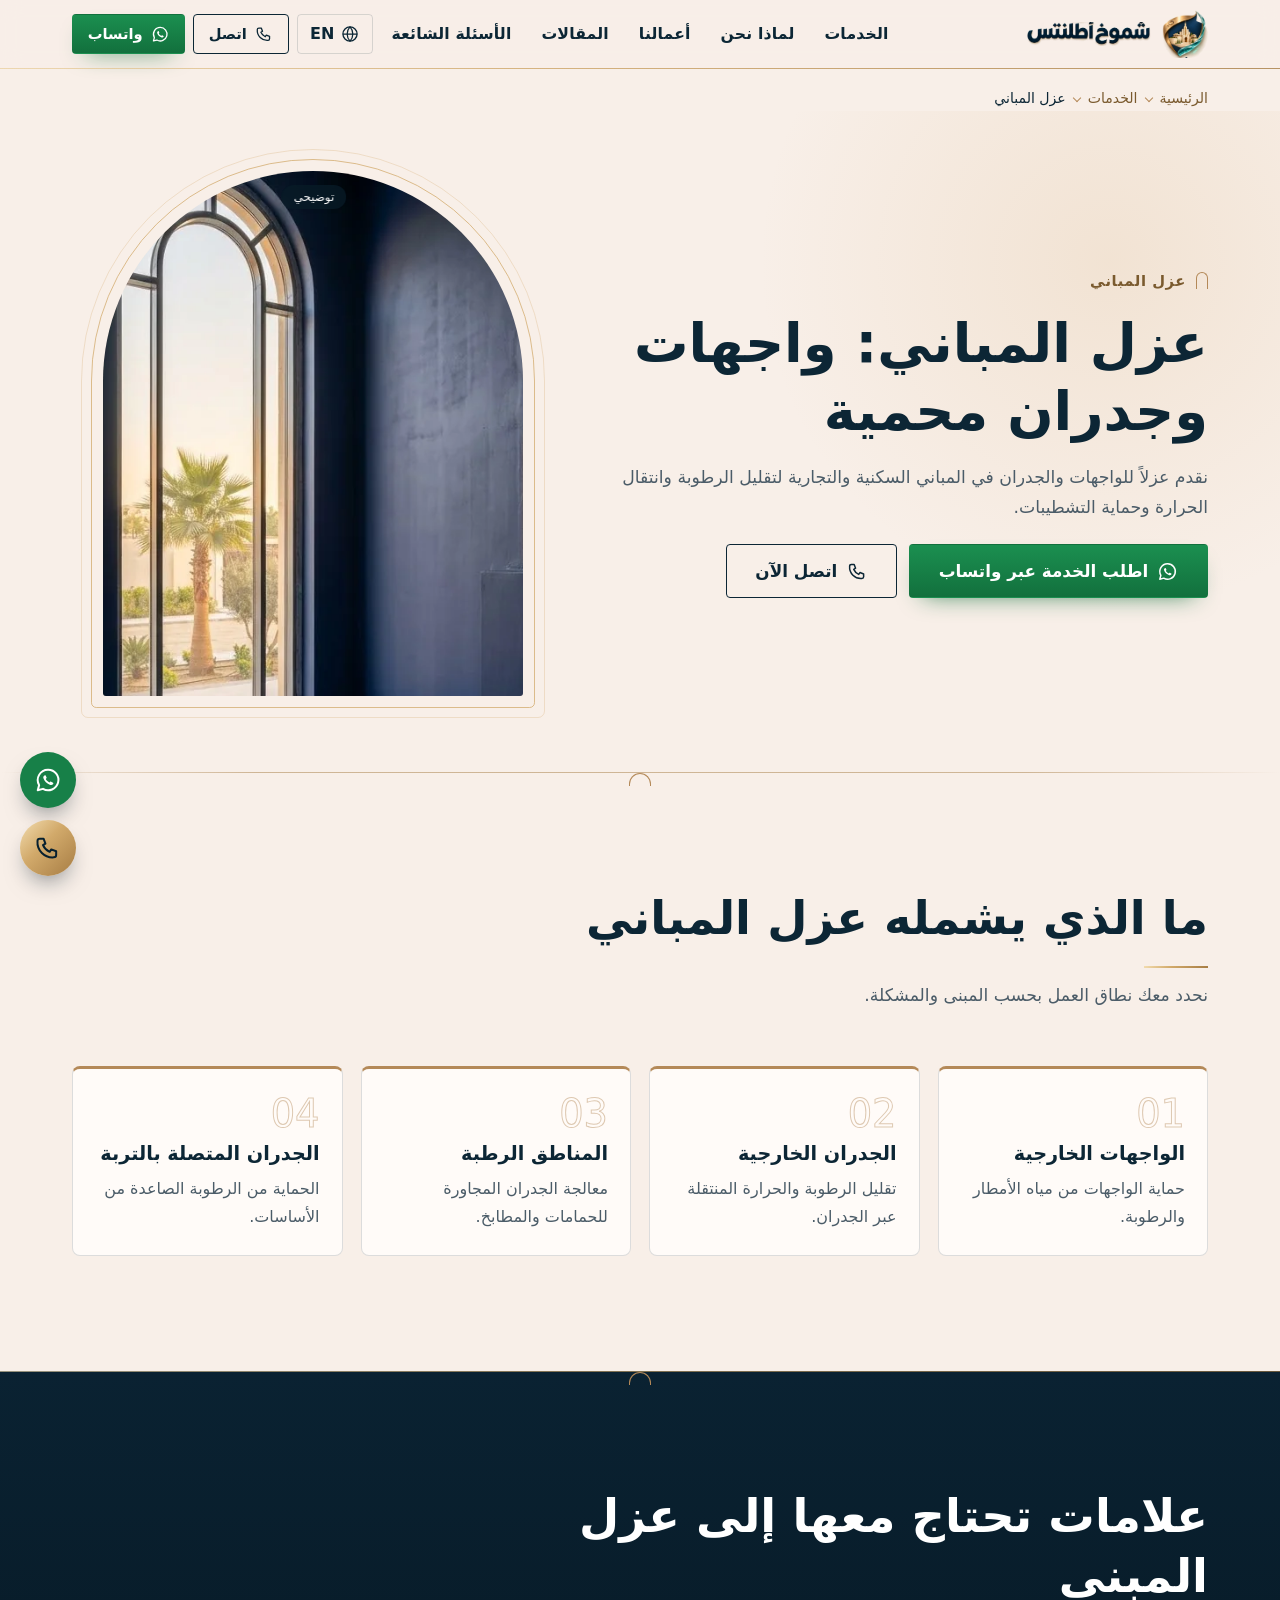
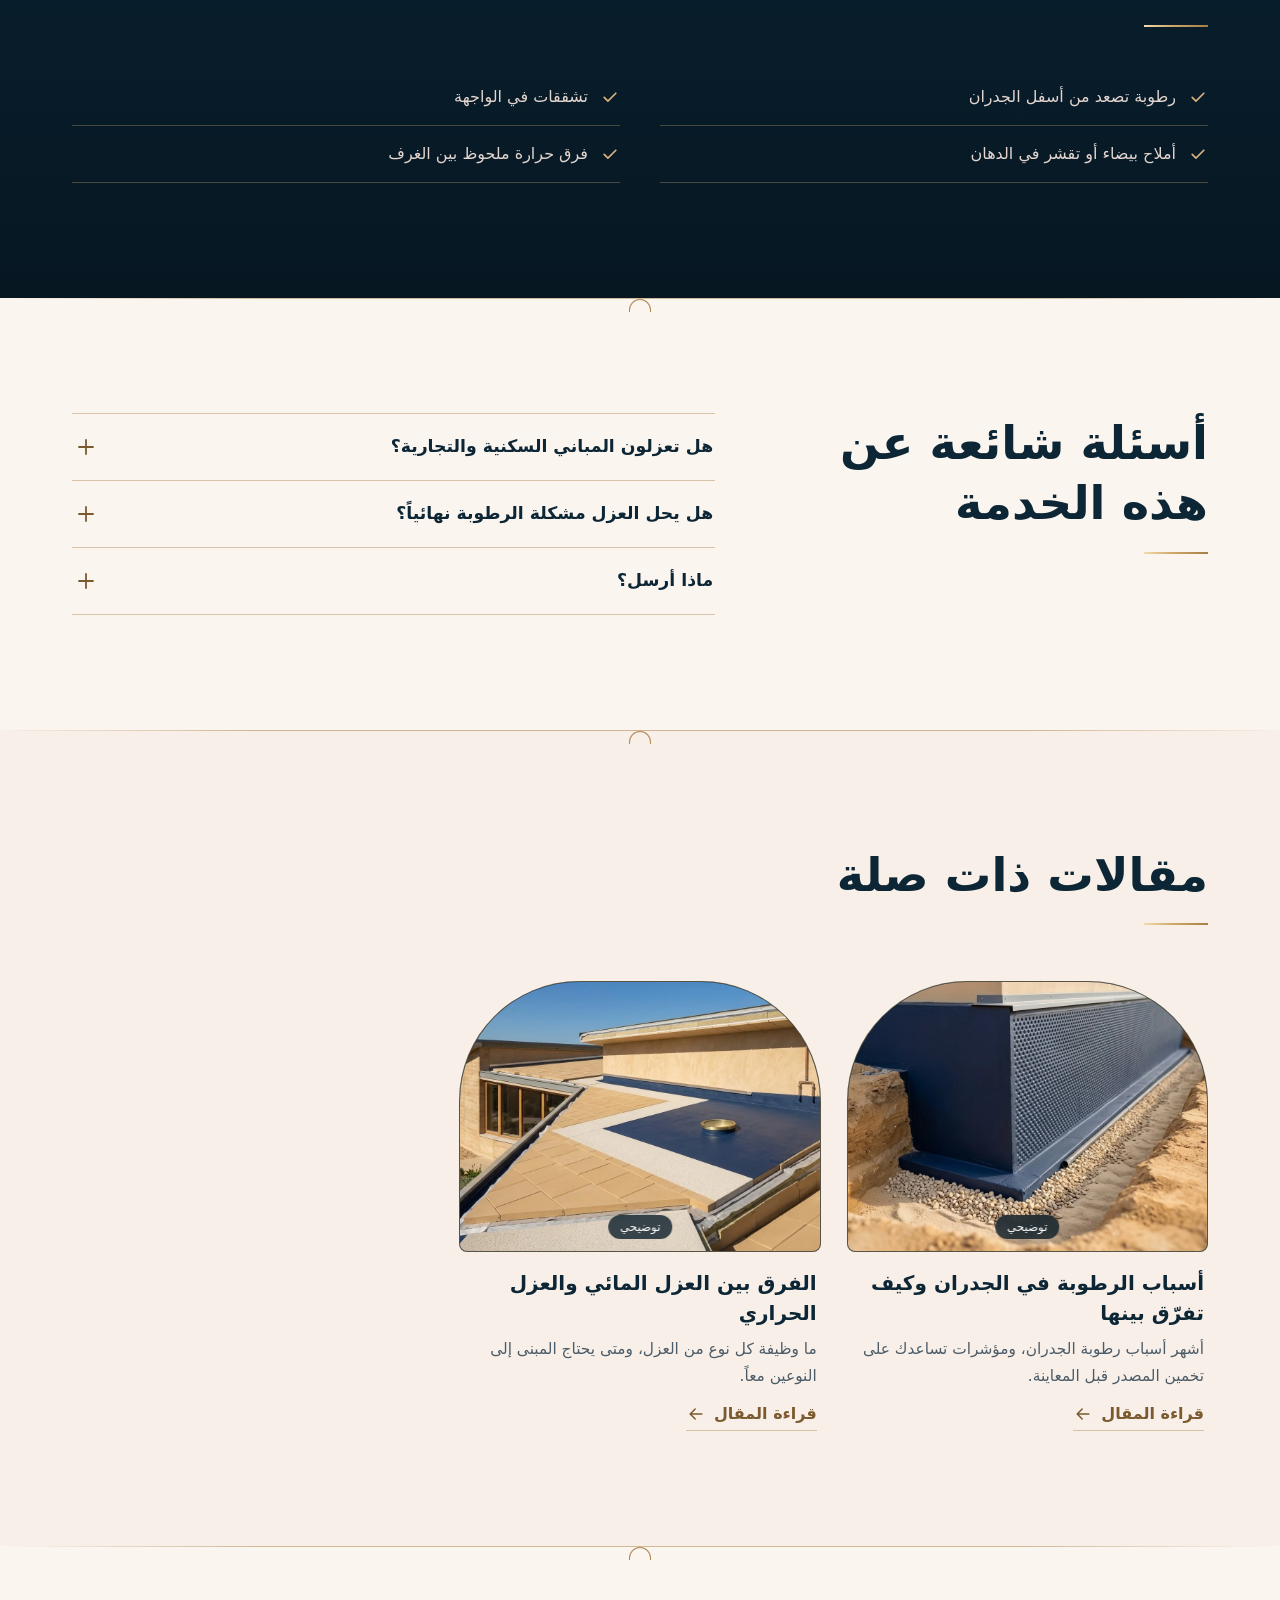
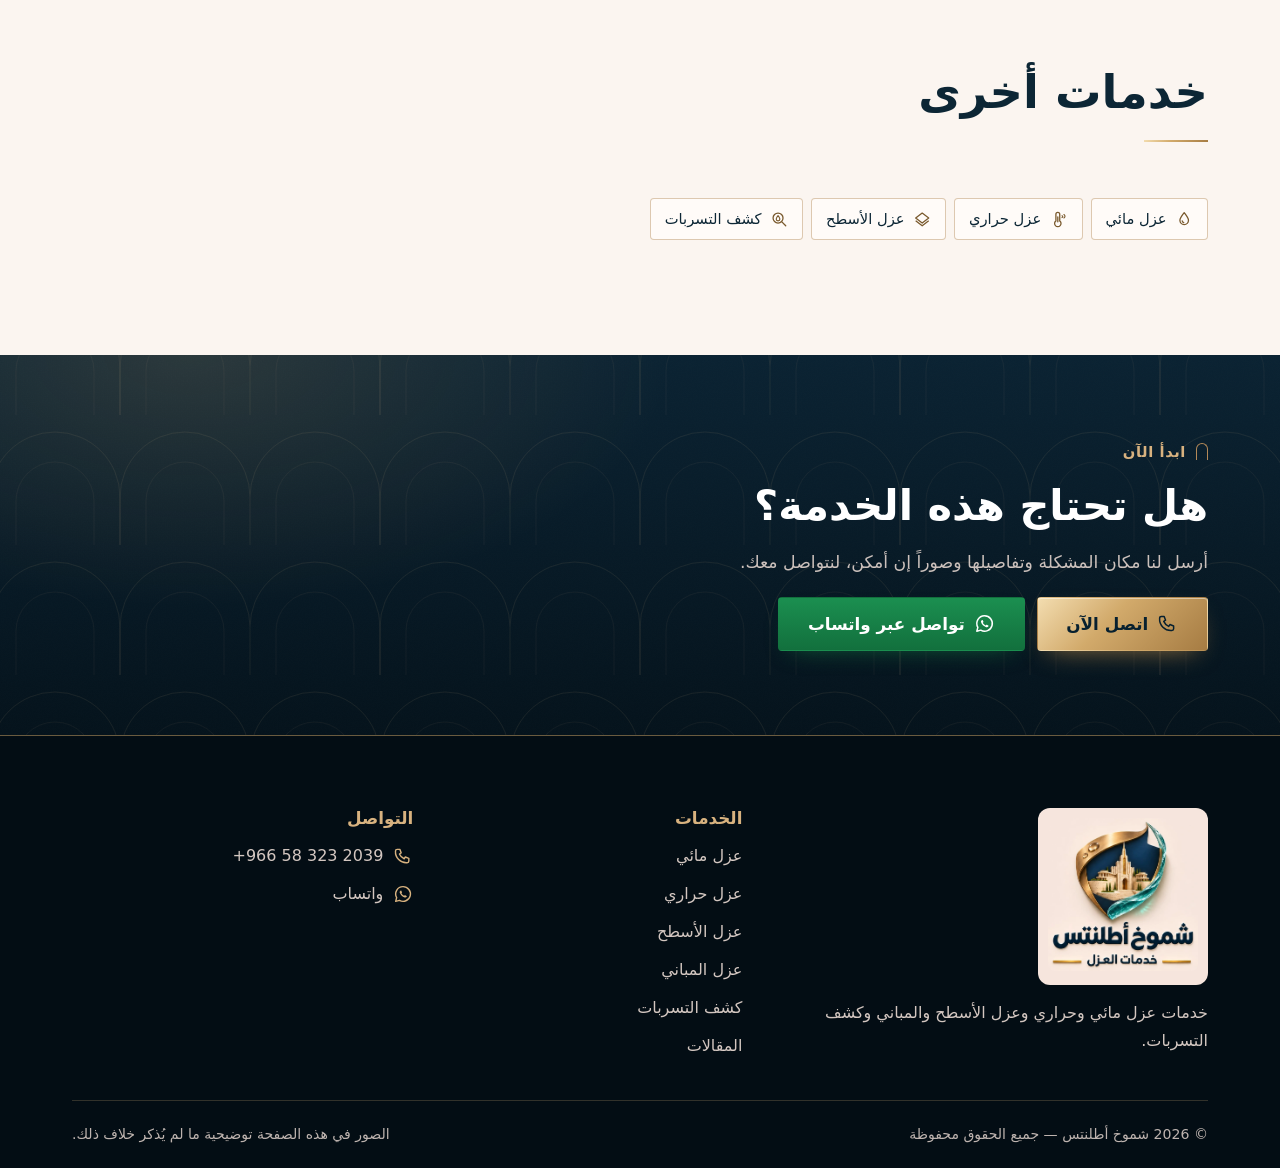
<file: building-insulation.html>
<!doctype html>
<html lang="ar" dir="rtl">
<head>
<meta charset="utf-8">
<meta name="viewport" content="width=device-width,initial-scale=1,viewport-fit=cover">
<title>عزل المباني | شموخ أطلنتس</title>
<meta name="description" content="عزل الواجهات والجدران في المباني السكنية والتجارية. اطلب الخدمة عبر الاتصال أو واتساب.">
<meta name="theme-color" content="#061722">
<meta name="robots" content="index,follow">
<meta property="og:type" content="website">
<meta property="og:locale" content="ar_SA">
<meta property="og:title" content="عزل المباني | شموخ أطلنتس">
<meta property="og:description" content="عزل الواجهات والجدران في المباني السكنية والتجارية. اطلب الخدمة عبر الاتصال أو واتساب.">
<meta property="og:image" content="assets/logo/og-image.jpg">
<meta name="twitter:card" content="summary_large_image">
<link rel="icon" type="image/png" sizes="64x64" href="assets/logo/favicon-64.png">
<link rel="apple-touch-icon" href="assets/logo/apple-touch-icon.png">
<script>document.documentElement.className+=" js"</script>
<link rel="stylesheet" href="css/style.css">
</head>
<body data-page="building-insulation">

<svg width="0" height="0" style="position:absolute" aria-hidden="true" focusable="false">
  <defs>
    <symbol id="i-phone" viewBox="0 0 24 24"><path d="M5 4h3.2l1.6 4.2-2.1 1.4a11 11 0 0 0 5.7 5.7l1.4-2.1L19 14.8V18a2 2 0 0 1-2 2A13 13 0 0 1 3 6a2 2 0 0 1 2-2Z" fill="none" stroke="currentColor" stroke-width="1.7" stroke-linejoin="round"/></symbol>
    <symbol id="i-wa" viewBox="0 0 24 24"><path d="M12 3.2a8.8 8.8 0 0 0-7.6 13.2L3.2 20.8l4.5-1.2A8.8 8.8 0 1 0 12 3.2Z" fill="none" stroke="currentColor" stroke-width="1.7" stroke-linejoin="round"/><path d="M9 8.2c.3-.5.8-.4 1 0l.8 1.7c.1.3 0 .5-.2.7l-.5.6c.8 1.5 1.8 2.3 3.2 3l.6-.6c.2-.2.5-.3.8-.1l1.6.9c.4.2.4.6.1 1-.5.8-1.4 1.1-2.4.8-2.9-.9-5.2-3.2-6-5.9-.2-.9.2-1.6 1-2.1Z" fill="currentColor"/></symbol>
    <symbol id="i-drop" viewBox="0 0 24 24"><path d="M12 3.5c3.2 4 5.6 7 5.6 10a5.6 5.6 0 0 1-11.2 0c0-3 2.4-6 5.6-10Z" fill="none" stroke="currentColor" stroke-width="1.7" stroke-linejoin="round"/><path d="M9.4 14.3a2.8 2.8 0 0 0 2 2.2" fill="none" stroke="currentColor" stroke-width="1.7" stroke-linecap="round"/></symbol>
    <symbol id="i-heat" viewBox="0 0 24 24"><path d="M9 14.2V5.5a2.5 2.5 0 0 1 5 0v8.7a4.2 4.2 0 1 1-5 0Z" fill="none" stroke="currentColor" stroke-width="1.7" stroke-linejoin="round"/><path d="M11.5 9v6.4" stroke="currentColor" stroke-width="1.7" stroke-linecap="round"/><path d="M17 7.5c1.2.6 1.2 1.8 0 2.4M19.5 6c1.8 1 1.8 3.4 0 4.4" fill="none" stroke="currentColor" stroke-width="1.5" stroke-linecap="round"/></symbol>
    <symbol id="i-roof" viewBox="0 0 24 24"><path d="M3.5 10.5 12 4l8.5 6.5L12 17 3.5 10.5Z" fill="none" stroke="currentColor" stroke-width="1.7" stroke-linejoin="round"/><path d="m3.5 14 8.5 6.5 8.5-6.5" fill="none" stroke="currentColor" stroke-width="1.7" stroke-linejoin="round"/></symbol>
    <symbol id="i-build" viewBox="0 0 24 24"><path d="M5 20.5V8.5l7-3.5 7 3.5v12M3.5 20.5h17" fill="none" stroke="currentColor" stroke-width="1.7" stroke-linejoin="round" stroke-linecap="round"/><path d="M9 10.5h1.5M13.5 10.5H15M9 14h1.5M13.5 14H15M10.5 20.5v-3h3v3" fill="none" stroke="currentColor" stroke-width="1.6" stroke-linecap="round" stroke-linejoin="round"/></symbol>
    <symbol id="i-chat" viewBox="0 0 24 24"><path d="M4 5.5h16v10H9.5L5.5 19v-3.5H4v-10Z" fill="none" stroke="currentColor" stroke-width="1.7" stroke-linejoin="round"/></symbol>
    <symbol id="i-form" viewBox="0 0 24 24"><path d="M6 3.5h9l3 3v14H6v-17Z" fill="none" stroke="currentColor" stroke-width="1.7" stroke-linejoin="round"/><path d="M9 11h6M9 14.5h6M9 7.5h3" stroke="currentColor" stroke-width="1.6" stroke-linecap="round"/></symbol>
    <symbol id="i-clock" viewBox="0 0 24 24"><circle cx="12" cy="12" r="8.5" fill="none" stroke="currentColor" stroke-width="1.7"/><path d="M12 7.5V12l3 2" fill="none" stroke="currentColor" stroke-width="1.7" stroke-linecap="round"/></symbol>
    <symbol id="i-search" viewBox="0 0 24 24"><circle cx="10.5" cy="10.5" r="6" fill="none" stroke="currentColor" stroke-width="1.7"/><path d="m15 15 5 5" stroke="currentColor" stroke-width="1.7" stroke-linecap="round"/></symbol>
    <symbol id="i-layers" viewBox="0 0 24 24"><path d="m12 4 8.5 4.5L12 13 3.5 8.5 12 4Z" fill="none" stroke="currentColor" stroke-width="1.7" stroke-linejoin="round"/><path d="m3.5 12.5 8.5 4.5 8.5-4.5" fill="none" stroke="currentColor" stroke-width="1.7" stroke-linejoin="round"/></symbol>
    <symbol id="i-handshake" viewBox="0 0 24 24"><path d="M4 12.5 8.5 8l3 1.5 3-1.5L20 12.5l-5 5.2-2.2-1.2-1.8 1.7L4 12.5Z" fill="none" stroke="currentColor" stroke-width="1.7" stroke-linejoin="round"/></symbol>
    <symbol id="i-leak" viewBox="0 0 24 24"><circle cx="10.5" cy="10.5" r="6.5" fill="none" stroke="currentColor" stroke-width="1.7"/><path d="m15.5 15.5 5 5" stroke="currentColor" stroke-width="1.7" stroke-linecap="round"/><path d="M10.5 7.4c1.6 2 2.4 3.2 2.4 4.4a2.4 2.4 0 0 1-4.8 0c0-1.2.8-2.4 2.4-4.4Z" fill="none" stroke="currentColor" stroke-width="1.5" stroke-linejoin="round"/></symbol>
    <symbol id="i-check" viewBox="0 0 24 24"><path d="m5 12.5 4.5 4.5L19 7.5" fill="none" stroke="currentColor" stroke-width="2" stroke-linecap="round" stroke-linejoin="round"/></symbol>
    <symbol id="i-plus" viewBox="0 0 24 24"><path d="M12 5v14M5 12h14" stroke="currentColor" stroke-width="1.8" stroke-linecap="round"/></symbol>
    <symbol id="i-close" viewBox="0 0 24 24"><path d="m6 6 12 12M18 6 6 18" stroke="currentColor" stroke-width="1.8" stroke-linecap="round"/></symbol>
    <symbol id="i-menu" viewBox="0 0 24 24"><path d="M4 7h16M4 12h16M4 17h16" stroke="currentColor" stroke-width="1.8" stroke-linecap="round"/></symbol>
    <symbol id="i-arrow" viewBox="0 0 24 24"><path d="M19 12H5m6-6-6 6 6 6" fill="none" stroke="currentColor" stroke-width="1.8" stroke-linecap="round" stroke-linejoin="round"/></symbol>
    <symbol id="i-chev" viewBox="0 0 24 24"><path d="m9 5 7 7-7 7" fill="none" stroke="currentColor" stroke-width="1.9" stroke-linecap="round" stroke-linejoin="round"/></symbol>
    <symbol id="i-quote" viewBox="0 0 24 24"><path d="M9 7H5.5v5H8c0 2-.8 3-2.5 3.5M18.5 7H15v5h2.5c0 2-.8 3-2.5 3.5" fill="none" stroke="currentColor" stroke-width="1.6" stroke-linecap="round" stroke-linejoin="round"/></symbol>
    <symbol id="i-pin" viewBox="0 0 24 24"><path d="M12 21s6.5-5.7 6.5-11A6.5 6.5 0 0 0 5.5 10C5.5 15.3 12 21 12 21Z" fill="none" stroke="currentColor" stroke-width="1.7" stroke-linejoin="round"/><circle cx="12" cy="10" r="2.3" fill="none" stroke="currentColor" stroke-width="1.7"/></symbol>
    <symbol id="i-insta" viewBox="0 0 24 24"><rect x="4" y="4" width="16" height="16" rx="4.5" fill="none" stroke="currentColor" stroke-width="1.7"/><circle cx="12" cy="12" r="3.6" fill="none" stroke="currentColor" stroke-width="1.7"/><circle cx="16.8" cy="7.2" r="1" fill="currentColor"/></symbol>
    <symbol id="i-x" viewBox="0 0 24 24"><path d="m5 5 14 14M19 5 5 19" stroke="currentColor" stroke-width="1.9" stroke-linecap="round"/></symbol>
    <symbol id="i-tiktok" viewBox="0 0 24 24"><path d="M14 4v10.2a3.6 3.6 0 1 1-3.6-3.6M14 4c.4 2.2 1.9 3.6 4.2 3.8" fill="none" stroke="currentColor" stroke-width="1.8" stroke-linecap="round" stroke-linejoin="round"/></symbol>
    <symbol id="i-snap" viewBox="0 0 24 24"><path d="M12 4.2c-2.6 0-4 1.9-4 4.2v2.2l-2.2.7 1.7 1.5c-.3 1-1 1.7-2 2.2 1 .4 2 .5 2.7 1 .3.7 1 1.2 1.8.9.6-.3 1.3-.4 2 0 .6.3 1.5 0 1.8-.9.8-.5 1.7-.6 2.7-1-1-.5-1.7-1.2-2-2.2l1.7-1.5-2.2-.7V8.4c0-2.3-1.4-4.2-4-4.2Z" fill="none" stroke="currentColor" stroke-width="1.6" stroke-linejoin="round"/></symbol>
    <symbol id="i-globe" viewBox="0 0 24 24"><circle cx="12" cy="12" r="8.5" fill="none" stroke="currentColor" stroke-width="1.6"/><path d="M3.5 12h17M12 3.5c2.4 2.5 3.4 5.3 3.4 8.5s-1 6-3.4 8.5c-2.4-2.5-3.4-5.3-3.4-8.5s1-6 3.4-8.5Z" fill="none" stroke="currentColor" stroke-width="1.5"/></symbol>
  </defs>
</svg>

<a class="skip" href="#main" data-i18n="a11y.skip">تخطي إلى المحتوى</a>

<!-- ============ الهيدر ============ -->
<header class="hdr" id="top">
  <div class="wrap hdr__in">
    <a class="brand" href="index.html" aria-label="شموخ أطلنتس – خدمات العزل" data-i18n-attr="aria-label:brand.alt">
      <img class="brand__emb" src="assets/logo/emblem.webp" alt="" width="455" height="479">
      <img class="brand__word" src="assets/logo/wordmark.webp" alt="شموخ أطلنتس – خدمات العزل" data-i18n-attr="alt:brand.alt" width="665" height="125">
    </a>
    <nav class="nav" id="nav" aria-label="التنقل الرئيسي" data-i18n-attr="aria-label:nav.aria">
      <a href="index.html#services" data-i18n="nav.services">الخدمات</a>
      <a href="index.html#why" data-i18n="nav.why">لماذا نحن</a>
      <a href="index.html#works" data-i18n="nav.works" data-section="gallery">أعمالنا</a>
      <a href="blog.html" data-i18n="nav.blog">المقالات</a>
      <a href="index.html#faq" data-i18n="nav.faq">الأسئلة الشائعة</a>
    </nav>
    <div class="hdr__act">
      <button class="lang" id="langBtn" type="button" aria-label="Switch to English" data-i18n-attr="aria-label:lang.aria"><svg class="ico" aria-hidden="true"><use href="#i-globe"/></svg><span data-i18n="lang.btn">EN</span></button>
      <a class="btn btn--line btn--sm hdr__call" href="#" data-call><svg class="ico" aria-hidden="true"><use href="#i-phone"/></svg><span data-i18n="hdr.call">اتصل</span></a>
      <a class="btn btn--wa btn--sm hdr__wa" href="#" data-wa target="_blank" rel="noopener"><svg class="ico" aria-hidden="true"><use href="#i-wa"/></svg><span data-i18n="hdr.wa">واتساب</span></a>
      <button class="burger" id="burger" type="button" aria-expanded="false" aria-controls="nav" aria-label="القائمة" data-i18n-attr="aria-label:hdr.menu"><svg class="ico ico--open" aria-hidden="true"><use href="#i-menu"/></svg><svg class="ico ico--close" aria-hidden="true"><use href="#i-close"/></svg></button>
    </div>
  </div>
</header>

<main id="main">
<div id="pageRoot" data-render="building-insulation"><nav class="crumbs wrap" aria-label="breadcrumb"><ol><li><a href="index.html">الرئيسية</a></li><li><a href="index.html#services">الخدمات</a></li><li><span aria-current="page">عزل المباني</span></li></ol></nav><section class="phero" data-anchor><div class="wrap phero__grid"><div class="phero__copy"><p class="eyebrow"><span class="eyebrow__mark" aria-hidden="true"></span><span>عزل المباني</span></p><h1>عزل المباني: واجهات وجدران محمية</h1><p class="lead">نقدم عزلاً للواجهات والجدران في المباني السكنية والتجارية لتقليل الرطوبة وانتقال الحرارة وحماية التشطيبات.</p><div class="hero__cta"><a class="btn btn--wa btn--lg" href="#" target="_blank" rel="noopener" data-wa-service="4"><svg class="ico" aria-hidden="true"><use href="#i-wa"/></svg><span>اطلب الخدمة عبر واتساب</span></a><a class="btn btn--line btn--lg" href="#" data-call><svg class="ico" aria-hidden="true"><use href="#i-phone"/></svg><span>اتصل الآن</span></a></div></div><figure class="arch phero__art" data-illus><img src="assets/services/building.webp" alt="عزل المباني" width="768" height="597" fetchpriority="high" decoding="async"><figcaption class="tag">توضيحي</figcaption></figure></div></section><section class="sec" data-anchor><div class="wrap"><header class="sec__head"><h2>ما الذي يشمله عزل المباني</h2><p class="lead">نحدد معك نطاق العمل بحسب المبنى والمشكلة.</p></header><ul class="pgrid"><li class="pcard"><span class="pcard__no" aria-hidden="true">01</span><h3>الواجهات الخارجية</h3><p>حماية الواجهات من مياه الأمطار والرطوبة.</p></li><li class="pcard"><span class="pcard__no" aria-hidden="true">02</span><h3>الجدران الخارجية</h3><p>تقليل الرطوبة والحرارة المنتقلة عبر الجدران.</p></li><li class="pcard"><span class="pcard__no" aria-hidden="true">03</span><h3>المناطق الرطبة</h3><p>معالجة الجدران المجاورة للحمامات والمطابخ.</p></li><li class="pcard"><span class="pcard__no" aria-hidden="true">04</span><h3>الجدران المتصلة بالتربة</h3><p>الحماية من الرطوبة الصاعدة من الأساسات.</p></li></ul></div></section><section class="sec sec--ink" data-anchor><div class="wrap signs"><header class="sec__head"><h2>علامات تحتاج معها إلى عزل المبنى</h2></header><ul class="ticks"><li><svg class="ico" aria-hidden="true"><use href="#i-check"/></svg><span>رطوبة تصعد من أسفل الجدران</span></li><li><svg class="ico" aria-hidden="true"><use href="#i-check"/></svg><span>تشققات في الواجهة</span></li><li><svg class="ico" aria-hidden="true"><use href="#i-check"/></svg><span>أملاح بيضاء أو تقشر في الدهان</span></li><li><svg class="ico" aria-hidden="true"><use href="#i-check"/></svg><span>فرق حرارة ملحوظ بين الغرف</span></li></ul></div></section><section class="sec sec--sand2" data-anchor><div class="wrap faq"><header class="sec__head"><h2>أسئلة شائعة عن هذه الخدمة</h2></header><div class="acc"><div class="acc__item"><h3><button type="button" class="acc__q" id="pq1" aria-expanded="false" aria-controls="pa1"><span>هل تعزلون المباني السكنية والتجارية؟</span><svg class="ico" aria-hidden="true"><use href="#i-plus"/></svg></button></h3><div class="acc__a" id="pa1" role="region" aria-labelledby="pq1"><div><p>نعم، نخدم المباني السكنية والتجارية، ونؤكد لك التفاصيل عند التواصل.</p></div></div></div><div class="acc__item"><h3><button type="button" class="acc__q" id="pq2" aria-expanded="false" aria-controls="pa2"><span>هل يحل العزل مشكلة الرطوبة نهائياً؟</span><svg class="ico" aria-hidden="true"><use href="#i-plus"/></svg></button></h3><div class="acc__a" id="pa2" role="region" aria-labelledby="pq2"><div><p>يعتمد على سبب الرطوبة. لذلك نحدد المصدر أولاً ثم نقترح الحل.</p></div></div></div><div class="acc__item"><h3><button type="button" class="acc__q" id="pq3" aria-expanded="false" aria-controls="pa3"><span>ماذا أرسل؟</span><svg class="ico" aria-hidden="true"><use href="#i-plus"/></svg></button></h3><div class="acc__a" id="pa3" role="region" aria-labelledby="pq3"><div><p>صور للواجهة أو الجدار، ومكان المشكلة، ونوع المبنى.</p></div></div></div></div></div></section><section class="sec" data-anchor><div class="wrap"><header class="sec__head"><h2>مقالات ذات صلة</h2></header><div class="acards"><a class="acard" href="article-wall-dampness-causes.html"><figure class="acard__img" data-illus><img src="assets/projects/building-foundation.webp" alt="" width="768" height="576" loading="lazy" decoding="async"><figcaption class="tag">توضيحي</figcaption></figure><div class="acard__b"><h3>أسباب الرطوبة في الجدران وكيف تفرّق بينها</h3><p>أشهر أسباب رطوبة الجدران، ومؤشرات تساعدك على تخمين المصدر قبل المعاينة.</p><span class="acard__more">قراءة المقال<svg class="ico ico--dir" aria-hidden="true"><use href="#i-arrow"/></svg></span></div></a><a class="acard" href="article-waterproof-vs-thermal.html"><figure class="acard__img" data-illus><img src="assets/projects/roof-house.webp" alt="" width="768" height="576" loading="lazy" decoding="async"><figcaption class="tag">توضيحي</figcaption></figure><div class="acard__b"><h3>الفرق بين العزل المائي والعزل الحراري</h3><p>ما وظيفة كل نوع من العزل، ومتى يحتاج المبنى إلى النوعين معاً.</p><span class="acard__more">قراءة المقال<svg class="ico ico--dir" aria-hidden="true"><use href="#i-arrow"/></svg></span></div></a></div></div></section><section class="sec sec--sand2 others" data-anchor><div class="wrap"><header class="sec__head"><h2>خدمات أخرى</h2></header><ul class="hero__chips"><li><a href="waterproofing.html"><svg class="ico" aria-hidden="true"><use href="#i-drop"/></svg><span>عزل مائي</span></a></li><li><a href="thermal-insulation.html"><svg class="ico" aria-hidden="true"><use href="#i-heat"/></svg><span>عزل حراري</span></a></li><li><a href="roof-insulation.html"><svg class="ico" aria-hidden="true"><use href="#i-roof"/></svg><span>عزل الأسطح</span></a></li><li><a href="leak-detection.html"><svg class="ico" aria-hidden="true"><use href="#i-leak"/></svg><span>كشف التسربات</span></a></li></ul></div></section><section class="cta cta--page" data-anchor><div class="wrap"><div class="cta__copy"><p class="eyebrow eyebrow--light"><span class="eyebrow__mark" aria-hidden="true"></span><span>ابدأ الآن</span></p><h2>هل تحتاج هذه الخدمة؟</h2><p class="lead">أرسل لنا مكان المشكلة وتفاصيلها وصوراً إن أمكن، لنتواصل معك.</p><div class="cta__btns"><a class="btn btn--brass btn--lg" href="#" data-call><svg class="ico" aria-hidden="true"><use href="#i-phone"/></svg><span>اتصل الآن</span></a><a class="btn btn--wa btn--lg" href="#" target="_blank" rel="noopener" data-wa-service="4"><svg class="ico" aria-hidden="true"><use href="#i-wa"/></svg><span>تواصل عبر واتساب</span></a></div></div></div></section></div>
</main>

<!-- ============ الفوتر ============ -->
<footer class="foot">
  <div class="wrap foot__grid">
    <div class="foot__brand">
      <div class="plaque"><img src="assets/logo/logo-full.webp" alt="شموخ أطلنتس – خدمات العزل" data-i18n-attr="alt:brand.alt" width="685" height="700" loading="lazy" decoding="async"></div>
      <p data-i18n="foot.about">خدمات عزل مائي وحراري وعزل الأسطح والمباني وكشف التسربات.</p>
    </div>
    <div>
      <h3 data-i18n="foot.services">الخدمات</h3>
      <ul class="foot__list">
        <li><a href="index.html#svc-1" data-i18n="svc.1.name">عزل مائي</a></li>
        <li><a href="index.html#svc-2" data-i18n="svc.2.name">عزل حراري</a></li>
        <li><a href="index.html#svc-3" data-i18n="svc.3.name">عزل الأسطح</a></li>
        <li><a href="index.html#svc-4" data-i18n="svc.4.name">عزل المباني</a></li>
        <li><a href="index.html#svc-5" data-i18n="svc.5.name">كشف التسربات</a></li>
        <li><a href="blog.html" data-i18n="nav.blog">المقالات</a></li>
      </ul>
    </div>
    <div>
      <h3 data-i18n="foot.contact">التواصل</h3>
      <ul class="foot__list" id="footContact">
        <li><a href="#" data-call><svg class="ico" aria-hidden="true"><use href="#i-phone"/></svg><span dir="ltr" data-phone-text></span></a></li>
        <li><a href="#" data-wa target="_blank" rel="noopener"><svg class="ico" aria-hidden="true"><use href="#i-wa"/></svg><span data-i18n="hdr.wa">واتساب</span></a></li>
        <li data-if="email"><a href="#" data-email><span data-email-text dir="ltr"></span></a></li>
        <li data-if="address"><svg class="ico" aria-hidden="true"><use href="#i-pin"/></svg><span data-address-text></span></li>
        <li data-if="hours"><svg class="ico" aria-hidden="true"><use href="#i-clock"/></svg><span data-hours-text></span></li>
      </ul>
      <div class="social" id="social"></div>
    </div>
  </div>
  <div class="wrap foot__bottom">
    <p>© <span id="year"></span> <span data-company-name></span> — <span data-i18n="foot.rights">جميع الحقوق محفوظة</span></p>
    <p class="foot__note" data-i18n="foot.note" data-illus-only>الصور في هذه الصفحة توضيحية ما لم يُذكر خلاف ذلك.</p>
  </div>
</footer>

<!-- أزرار عايمة (ديسكتوب) -->
<div class="float" aria-label="contact">
  <a class="float__btn float__btn--wa" href="#" data-wa target="_blank" rel="noopener" aria-label="واتساب" data-i18n-attr="aria-label:float.wa"><svg class="ico" aria-hidden="true"><use href="#i-wa"/></svg></a>
  <a class="float__btn float__btn--call" href="#" data-call aria-label="اتصل بنا" data-i18n-attr="aria-label:float.call"><svg class="ico" aria-hidden="true"><use href="#i-phone"/></svg></a>
</div>

<!-- شريط سفلي ثابت (موبايل) -->
<div class="mbar">
  <a class="mbar__btn mbar__btn--call" href="#" data-call><svg class="ico" aria-hidden="true"><use href="#i-phone"/></svg><span data-i18n="mobile.call">اتصل</span></a>
  <a class="mbar__btn mbar__btn--wa" href="#" data-wa target="_blank" rel="noopener"><svg class="ico" aria-hidden="true"><use href="#i-wa"/></svg><span data-i18n="mobile.wa">واتساب</span></a>
</div>

<script src="js/config.js"></script>
<script src="js/translations.js"></script>
<script src="js/pages.js"></script>
<script src="js/main.js"></script>
</body>
</html>
</file>
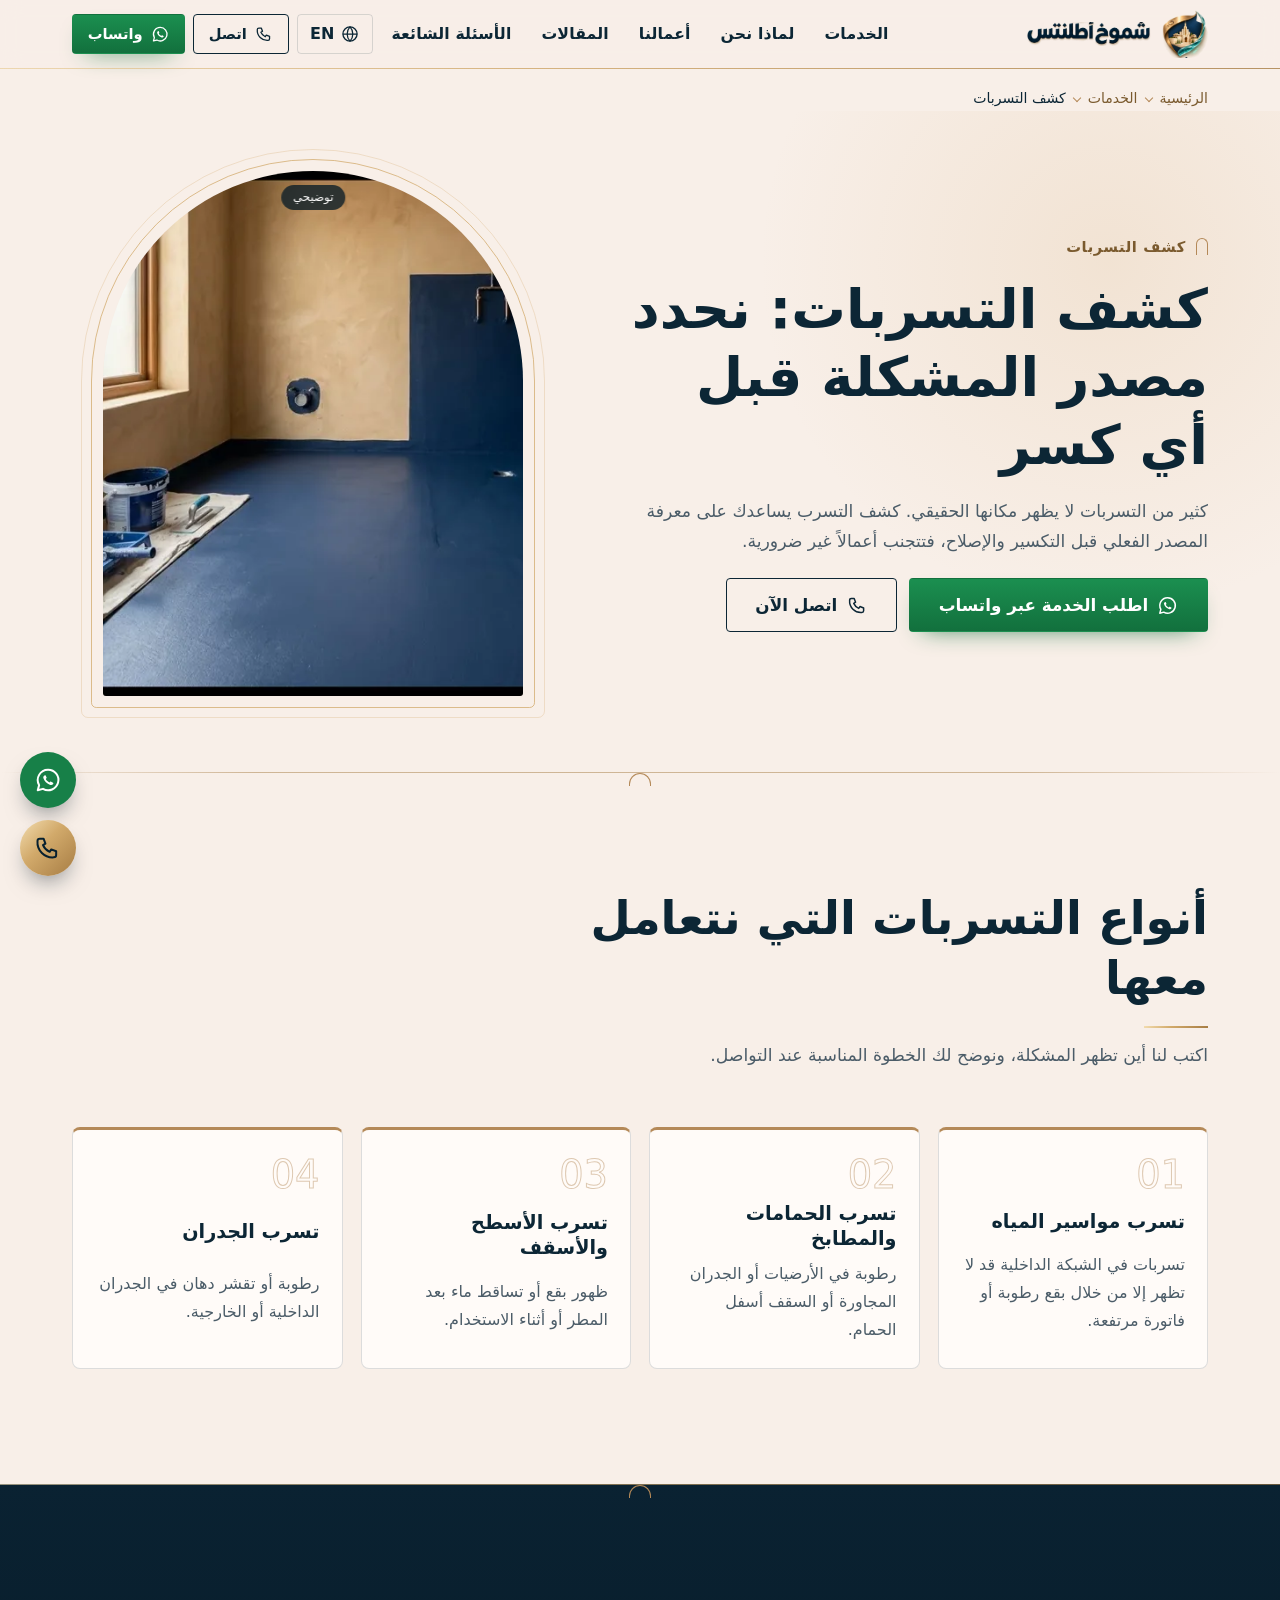
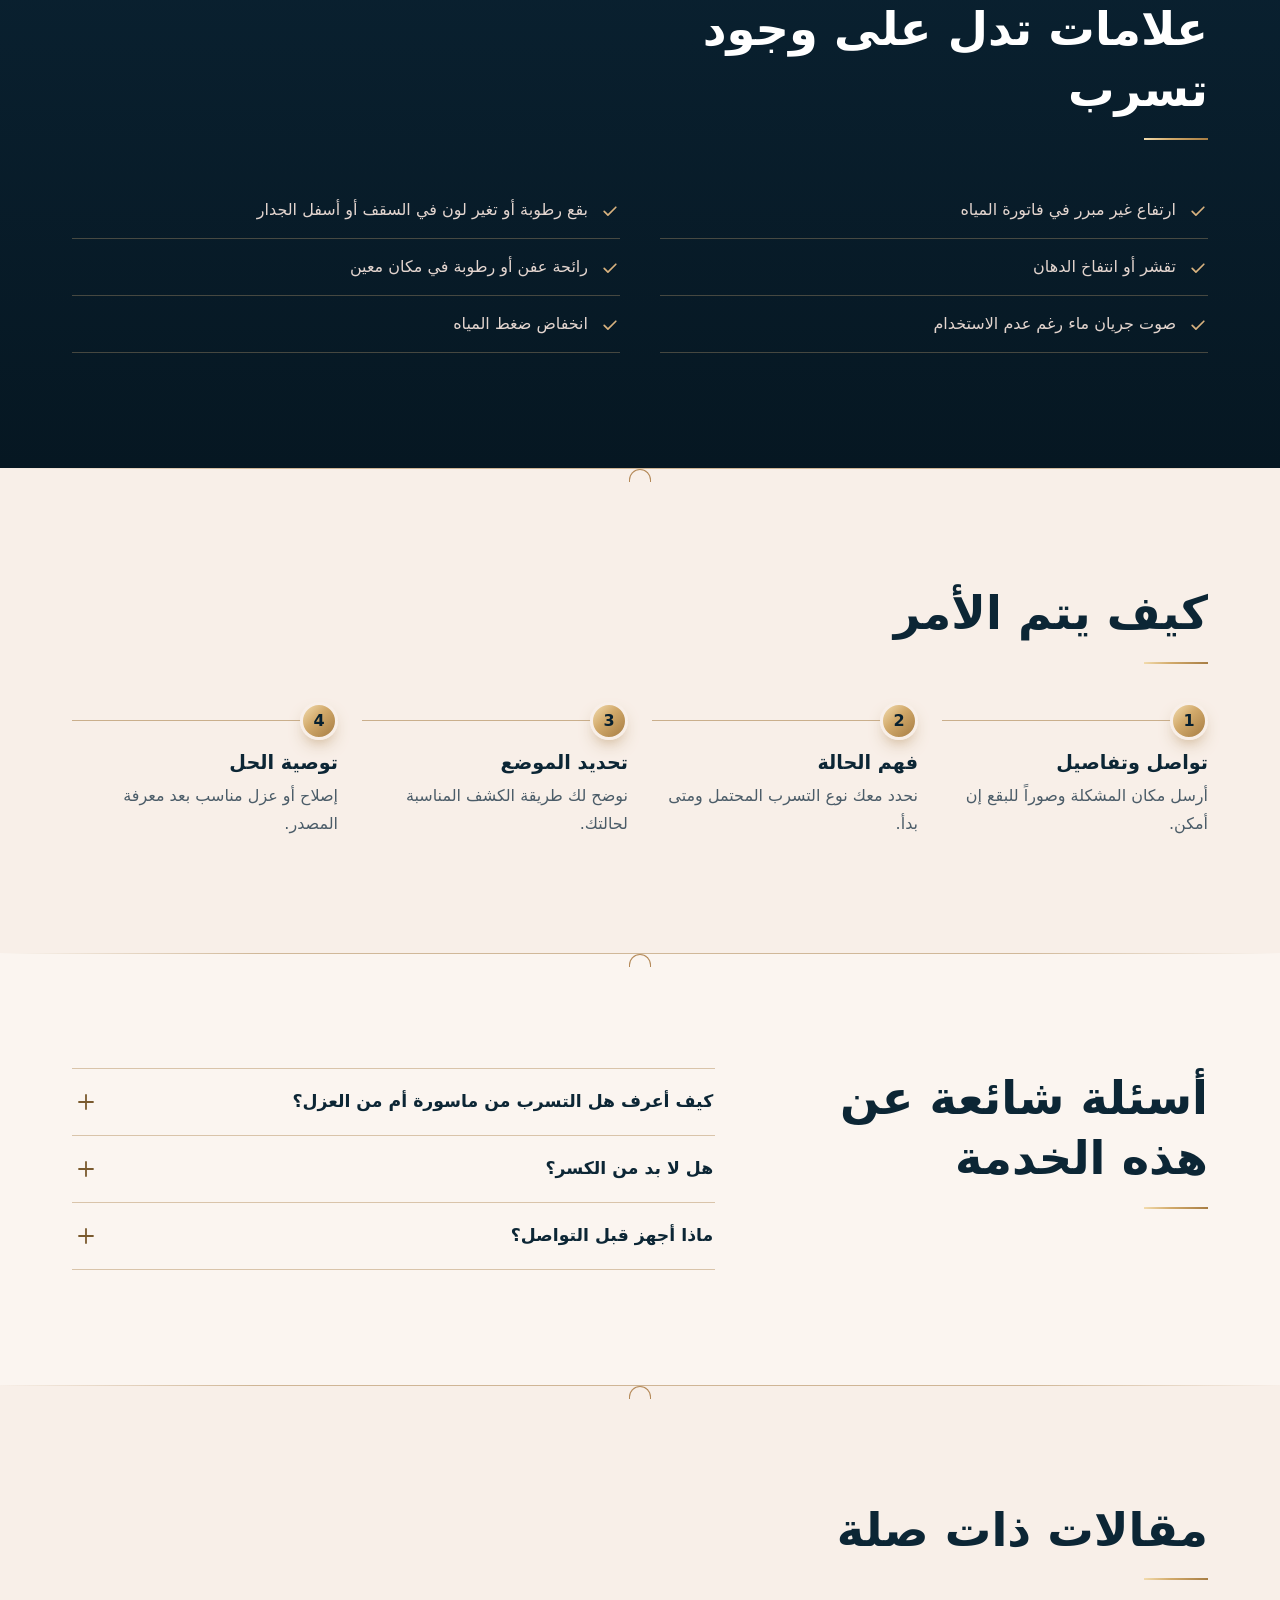
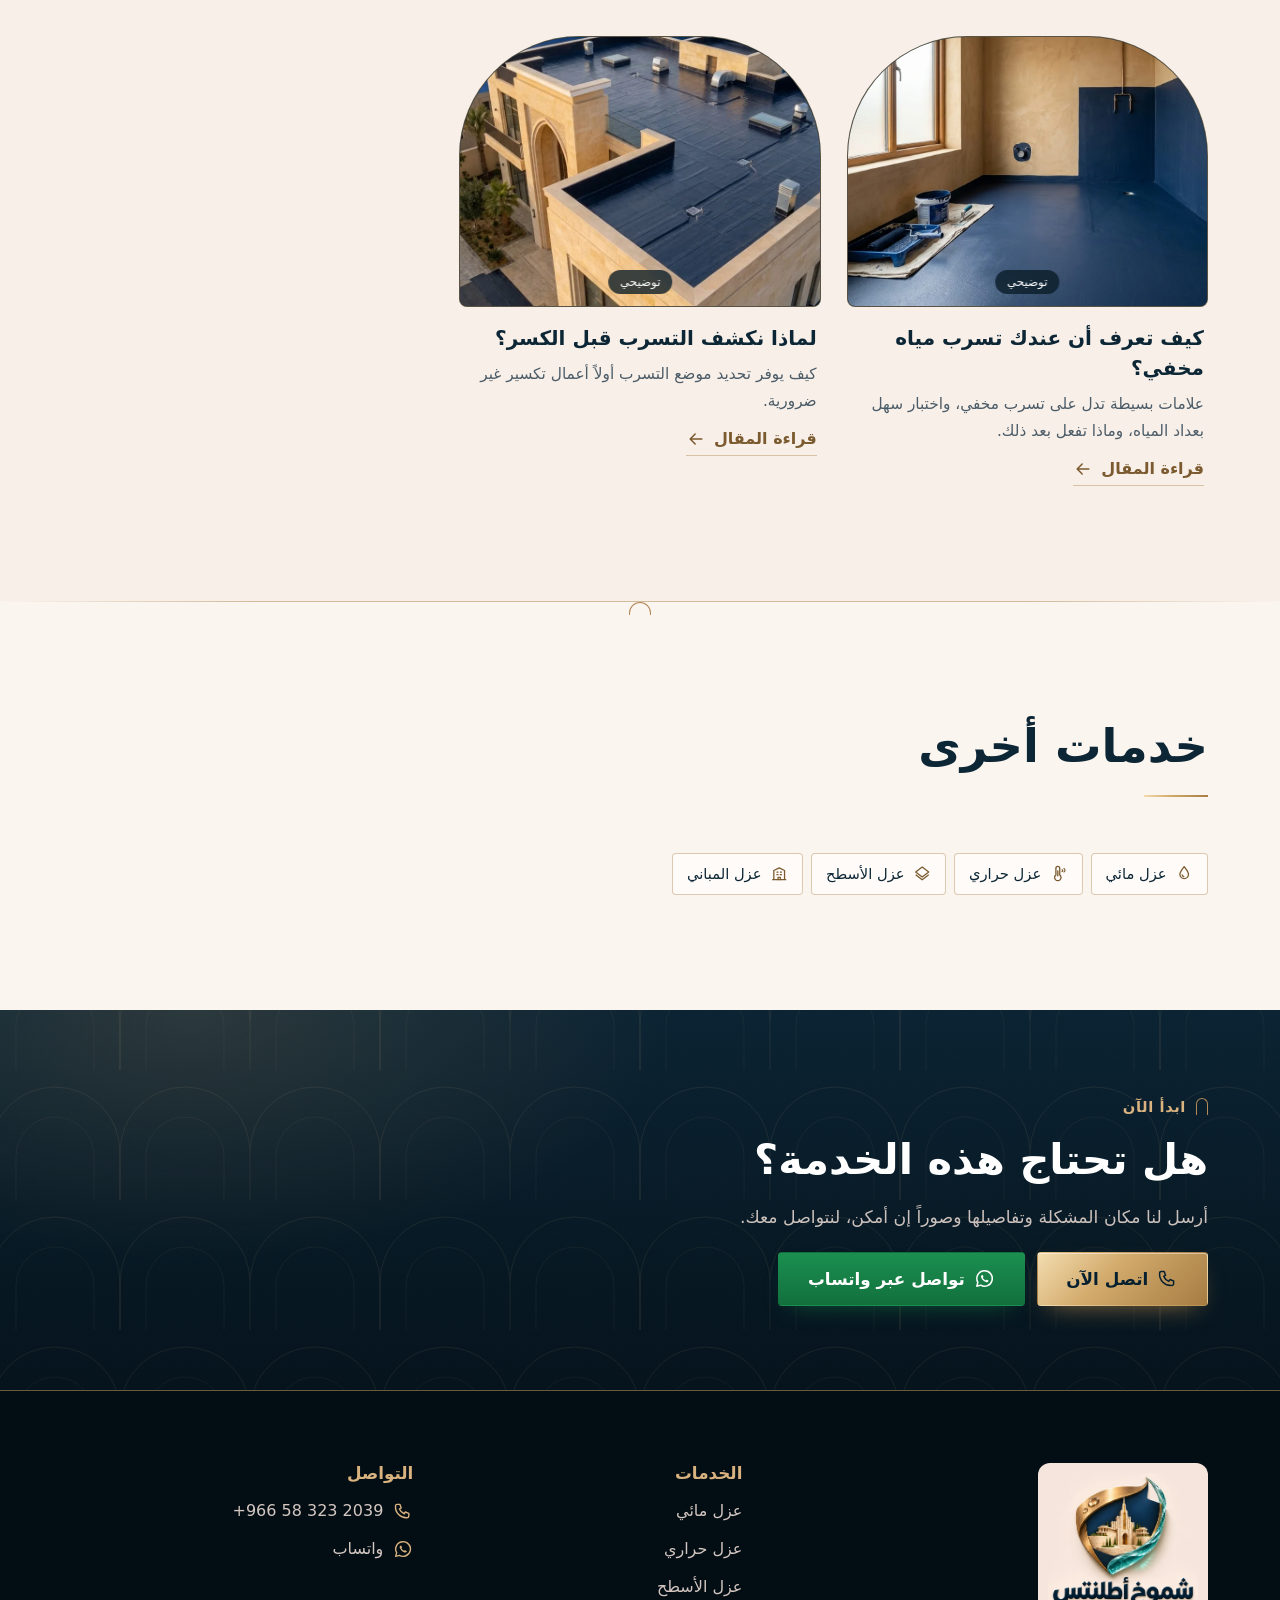
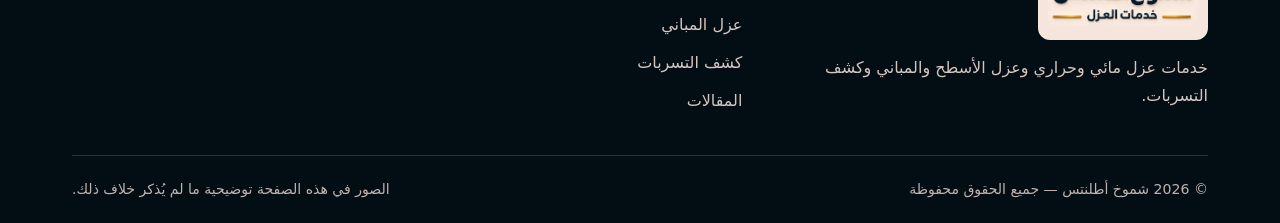
<file: leak-detection.html>
<!doctype html>
<html lang="ar" dir="rtl">
<head>
<meta charset="utf-8">
<meta name="viewport" content="width=device-width,initial-scale=1,viewport-fit=cover">
<title>كشف التسربات | شموخ أطلنتس</title>
<meta name="description" content="كشف تسربات المياه في الحمامات والأسطح والجدران وتحديد مكان التسرب قبل الكسر والإصلاح. اطلب الخدمة عبر الاتصال أو واتساب.">
<meta name="theme-color" content="#061722">
<meta name="robots" content="index,follow">
<meta property="og:type" content="website">
<meta property="og:locale" content="ar_SA">
<meta property="og:title" content="كشف التسربات | شموخ أطلنتس">
<meta property="og:description" content="كشف تسربات المياه في الحمامات والأسطح والجدران وتحديد مكان التسرب قبل الكسر والإصلاح. اطلب الخدمة عبر الاتصال أو واتساب.">
<meta property="og:image" content="assets/logo/og-image.jpg">
<meta name="twitter:card" content="summary_large_image">
<link rel="icon" type="image/png" sizes="64x64" href="assets/logo/favicon-64.png">
<link rel="apple-touch-icon" href="assets/logo/apple-touch-icon.png">
<script>document.documentElement.className+=" js"</script>
<link rel="stylesheet" href="css/style.css">
</head>
<body data-page="leak-detection">

<svg width="0" height="0" style="position:absolute" aria-hidden="true" focusable="false">
  <defs>
    <symbol id="i-phone" viewBox="0 0 24 24"><path d="M5 4h3.2l1.6 4.2-2.1 1.4a11 11 0 0 0 5.7 5.7l1.4-2.1L19 14.8V18a2 2 0 0 1-2 2A13 13 0 0 1 3 6a2 2 0 0 1 2-2Z" fill="none" stroke="currentColor" stroke-width="1.7" stroke-linejoin="round"/></symbol>
    <symbol id="i-wa" viewBox="0 0 24 24"><path d="M12 3.2a8.8 8.8 0 0 0-7.6 13.2L3.2 20.8l4.5-1.2A8.8 8.8 0 1 0 12 3.2Z" fill="none" stroke="currentColor" stroke-width="1.7" stroke-linejoin="round"/><path d="M9 8.2c.3-.5.8-.4 1 0l.8 1.7c.1.3 0 .5-.2.7l-.5.6c.8 1.5 1.8 2.3 3.2 3l.6-.6c.2-.2.5-.3.8-.1l1.6.9c.4.2.4.6.1 1-.5.8-1.4 1.1-2.4.8-2.9-.9-5.2-3.2-6-5.9-.2-.9.2-1.6 1-2.1Z" fill="currentColor"/></symbol>
    <symbol id="i-drop" viewBox="0 0 24 24"><path d="M12 3.5c3.2 4 5.6 7 5.6 10a5.6 5.6 0 0 1-11.2 0c0-3 2.4-6 5.6-10Z" fill="none" stroke="currentColor" stroke-width="1.7" stroke-linejoin="round"/><path d="M9.4 14.3a2.8 2.8 0 0 0 2 2.2" fill="none" stroke="currentColor" stroke-width="1.7" stroke-linecap="round"/></symbol>
    <symbol id="i-heat" viewBox="0 0 24 24"><path d="M9 14.2V5.5a2.5 2.5 0 0 1 5 0v8.7a4.2 4.2 0 1 1-5 0Z" fill="none" stroke="currentColor" stroke-width="1.7" stroke-linejoin="round"/><path d="M11.5 9v6.4" stroke="currentColor" stroke-width="1.7" stroke-linecap="round"/><path d="M17 7.5c1.2.6 1.2 1.8 0 2.4M19.5 6c1.8 1 1.8 3.4 0 4.4" fill="none" stroke="currentColor" stroke-width="1.5" stroke-linecap="round"/></symbol>
    <symbol id="i-roof" viewBox="0 0 24 24"><path d="M3.5 10.5 12 4l8.5 6.5L12 17 3.5 10.5Z" fill="none" stroke="currentColor" stroke-width="1.7" stroke-linejoin="round"/><path d="m3.5 14 8.5 6.5 8.5-6.5" fill="none" stroke="currentColor" stroke-width="1.7" stroke-linejoin="round"/></symbol>
    <symbol id="i-build" viewBox="0 0 24 24"><path d="M5 20.5V8.5l7-3.5 7 3.5v12M3.5 20.5h17" fill="none" stroke="currentColor" stroke-width="1.7" stroke-linejoin="round" stroke-linecap="round"/><path d="M9 10.5h1.5M13.5 10.5H15M9 14h1.5M13.5 14H15M10.5 20.5v-3h3v3" fill="none" stroke="currentColor" stroke-width="1.6" stroke-linecap="round" stroke-linejoin="round"/></symbol>
    <symbol id="i-chat" viewBox="0 0 24 24"><path d="M4 5.5h16v10H9.5L5.5 19v-3.5H4v-10Z" fill="none" stroke="currentColor" stroke-width="1.7" stroke-linejoin="round"/></symbol>
    <symbol id="i-form" viewBox="0 0 24 24"><path d="M6 3.5h9l3 3v14H6v-17Z" fill="none" stroke="currentColor" stroke-width="1.7" stroke-linejoin="round"/><path d="M9 11h6M9 14.5h6M9 7.5h3" stroke="currentColor" stroke-width="1.6" stroke-linecap="round"/></symbol>
    <symbol id="i-clock" viewBox="0 0 24 24"><circle cx="12" cy="12" r="8.5" fill="none" stroke="currentColor" stroke-width="1.7"/><path d="M12 7.5V12l3 2" fill="none" stroke="currentColor" stroke-width="1.7" stroke-linecap="round"/></symbol>
    <symbol id="i-search" viewBox="0 0 24 24"><circle cx="10.5" cy="10.5" r="6" fill="none" stroke="currentColor" stroke-width="1.7"/><path d="m15 15 5 5" stroke="currentColor" stroke-width="1.7" stroke-linecap="round"/></symbol>
    <symbol id="i-layers" viewBox="0 0 24 24"><path d="m12 4 8.5 4.5L12 13 3.5 8.5 12 4Z" fill="none" stroke="currentColor" stroke-width="1.7" stroke-linejoin="round"/><path d="m3.5 12.5 8.5 4.5 8.5-4.5" fill="none" stroke="currentColor" stroke-width="1.7" stroke-linejoin="round"/></symbol>
    <symbol id="i-handshake" viewBox="0 0 24 24"><path d="M4 12.5 8.5 8l3 1.5 3-1.5L20 12.5l-5 5.2-2.2-1.2-1.8 1.7L4 12.5Z" fill="none" stroke="currentColor" stroke-width="1.7" stroke-linejoin="round"/></symbol>
    <symbol id="i-leak" viewBox="0 0 24 24"><circle cx="10.5" cy="10.5" r="6.5" fill="none" stroke="currentColor" stroke-width="1.7"/><path d="m15.5 15.5 5 5" stroke="currentColor" stroke-width="1.7" stroke-linecap="round"/><path d="M10.5 7.4c1.6 2 2.4 3.2 2.4 4.4a2.4 2.4 0 0 1-4.8 0c0-1.2.8-2.4 2.4-4.4Z" fill="none" stroke="currentColor" stroke-width="1.5" stroke-linejoin="round"/></symbol>
    <symbol id="i-check" viewBox="0 0 24 24"><path d="m5 12.5 4.5 4.5L19 7.5" fill="none" stroke="currentColor" stroke-width="2" stroke-linecap="round" stroke-linejoin="round"/></symbol>
    <symbol id="i-plus" viewBox="0 0 24 24"><path d="M12 5v14M5 12h14" stroke="currentColor" stroke-width="1.8" stroke-linecap="round"/></symbol>
    <symbol id="i-close" viewBox="0 0 24 24"><path d="m6 6 12 12M18 6 6 18" stroke="currentColor" stroke-width="1.8" stroke-linecap="round"/></symbol>
    <symbol id="i-menu" viewBox="0 0 24 24"><path d="M4 7h16M4 12h16M4 17h16" stroke="currentColor" stroke-width="1.8" stroke-linecap="round"/></symbol>
    <symbol id="i-arrow" viewBox="0 0 24 24"><path d="M19 12H5m6-6-6 6 6 6" fill="none" stroke="currentColor" stroke-width="1.8" stroke-linecap="round" stroke-linejoin="round"/></symbol>
    <symbol id="i-chev" viewBox="0 0 24 24"><path d="m9 5 7 7-7 7" fill="none" stroke="currentColor" stroke-width="1.9" stroke-linecap="round" stroke-linejoin="round"/></symbol>
    <symbol id="i-quote" viewBox="0 0 24 24"><path d="M9 7H5.5v5H8c0 2-.8 3-2.5 3.5M18.5 7H15v5h2.5c0 2-.8 3-2.5 3.5" fill="none" stroke="currentColor" stroke-width="1.6" stroke-linecap="round" stroke-linejoin="round"/></symbol>
    <symbol id="i-pin" viewBox="0 0 24 24"><path d="M12 21s6.5-5.7 6.5-11A6.5 6.5 0 0 0 5.5 10C5.5 15.3 12 21 12 21Z" fill="none" stroke="currentColor" stroke-width="1.7" stroke-linejoin="round"/><circle cx="12" cy="10" r="2.3" fill="none" stroke="currentColor" stroke-width="1.7"/></symbol>
    <symbol id="i-insta" viewBox="0 0 24 24"><rect x="4" y="4" width="16" height="16" rx="4.5" fill="none" stroke="currentColor" stroke-width="1.7"/><circle cx="12" cy="12" r="3.6" fill="none" stroke="currentColor" stroke-width="1.7"/><circle cx="16.8" cy="7.2" r="1" fill="currentColor"/></symbol>
    <symbol id="i-x" viewBox="0 0 24 24"><path d="m5 5 14 14M19 5 5 19" stroke="currentColor" stroke-width="1.9" stroke-linecap="round"/></symbol>
    <symbol id="i-tiktok" viewBox="0 0 24 24"><path d="M14 4v10.2a3.6 3.6 0 1 1-3.6-3.6M14 4c.4 2.2 1.9 3.6 4.2 3.8" fill="none" stroke="currentColor" stroke-width="1.8" stroke-linecap="round" stroke-linejoin="round"/></symbol>
    <symbol id="i-snap" viewBox="0 0 24 24"><path d="M12 4.2c-2.6 0-4 1.9-4 4.2v2.2l-2.2.7 1.7 1.5c-.3 1-1 1.7-2 2.2 1 .4 2 .5 2.7 1 .3.7 1 1.2 1.8.9.6-.3 1.3-.4 2 0 .6.3 1.5 0 1.8-.9.8-.5 1.7-.6 2.7-1-1-.5-1.7-1.2-2-2.2l1.7-1.5-2.2-.7V8.4c0-2.3-1.4-4.2-4-4.2Z" fill="none" stroke="currentColor" stroke-width="1.6" stroke-linejoin="round"/></symbol>
    <symbol id="i-globe" viewBox="0 0 24 24"><circle cx="12" cy="12" r="8.5" fill="none" stroke="currentColor" stroke-width="1.6"/><path d="M3.5 12h17M12 3.5c2.4 2.5 3.4 5.3 3.4 8.5s-1 6-3.4 8.5c-2.4-2.5-3.4-5.3-3.4-8.5s1-6 3.4-8.5Z" fill="none" stroke="currentColor" stroke-width="1.5"/></symbol>
  </defs>
</svg>

<a class="skip" href="#main" data-i18n="a11y.skip">تخطي إلى المحتوى</a>

<!-- ============ الهيدر ============ -->
<header class="hdr" id="top">
  <div class="wrap hdr__in">
    <a class="brand" href="index.html" aria-label="شموخ أطلنتس – خدمات العزل" data-i18n-attr="aria-label:brand.alt">
      <img class="brand__emb" src="assets/logo/emblem.webp" alt="" width="455" height="479">
      <img class="brand__word" src="assets/logo/wordmark.webp" alt="شموخ أطلنتس – خدمات العزل" data-i18n-attr="alt:brand.alt" width="665" height="125">
    </a>
    <nav class="nav" id="nav" aria-label="التنقل الرئيسي" data-i18n-attr="aria-label:nav.aria">
      <a href="index.html#services" data-i18n="nav.services">الخدمات</a>
      <a href="index.html#why" data-i18n="nav.why">لماذا نحن</a>
      <a href="index.html#works" data-i18n="nav.works" data-section="gallery">أعمالنا</a>
      <a href="blog.html" data-i18n="nav.blog">المقالات</a>
      <a href="index.html#faq" data-i18n="nav.faq">الأسئلة الشائعة</a>
    </nav>
    <div class="hdr__act">
      <button class="lang" id="langBtn" type="button" aria-label="Switch to English" data-i18n-attr="aria-label:lang.aria"><svg class="ico" aria-hidden="true"><use href="#i-globe"/></svg><span data-i18n="lang.btn">EN</span></button>
      <a class="btn btn--line btn--sm hdr__call" href="#" data-call><svg class="ico" aria-hidden="true"><use href="#i-phone"/></svg><span data-i18n="hdr.call">اتصل</span></a>
      <a class="btn btn--wa btn--sm hdr__wa" href="#" data-wa target="_blank" rel="noopener"><svg class="ico" aria-hidden="true"><use href="#i-wa"/></svg><span data-i18n="hdr.wa">واتساب</span></a>
      <button class="burger" id="burger" type="button" aria-expanded="false" aria-controls="nav" aria-label="القائمة" data-i18n-attr="aria-label:hdr.menu"><svg class="ico ico--open" aria-hidden="true"><use href="#i-menu"/></svg><svg class="ico ico--close" aria-hidden="true"><use href="#i-close"/></svg></button>
    </div>
  </div>
</header>

<main id="main">
<div id="pageRoot" data-render="leak-detection"><nav class="crumbs wrap" aria-label="breadcrumb"><ol><li><a href="index.html">الرئيسية</a></li><li><a href="index.html#services">الخدمات</a></li><li><span aria-current="page">كشف التسربات</span></li></ol></nav><section class="phero" data-anchor><div class="wrap phero__grid"><div class="phero__copy"><p class="eyebrow"><span class="eyebrow__mark" aria-hidden="true"></span><span>كشف التسربات</span></p><h1>كشف التسربات: نحدد مصدر المشكلة قبل أي كسر</h1><p class="lead">كثير من التسربات لا يظهر مكانها الحقيقي. كشف التسرب يساعدك على معرفة المصدر الفعلي قبل التكسير والإصلاح، فتتجنب أعمالاً غير ضرورية.</p><div class="hero__cta"><a class="btn btn--wa btn--lg" href="#" target="_blank" rel="noopener" data-wa-service="5"><svg class="ico" aria-hidden="true"><use href="#i-wa"/></svg><span>اطلب الخدمة عبر واتساب</span></a><a class="btn btn--line btn--lg" href="#" data-call><svg class="ico" aria-hidden="true"><use href="#i-phone"/></svg><span>اتصل الآن</span></a></div></div><figure class="arch phero__art" data-illus><img src="assets/services/leak-detection.webp" alt="كشف التسربات" width="768" height="597" fetchpriority="high" decoding="async"><figcaption class="tag">توضيحي</figcaption></figure></div></section><section class="sec" data-anchor><div class="wrap"><header class="sec__head"><h2>أنواع التسربات التي نتعامل معها</h2><p class="lead">اكتب لنا أين تظهر المشكلة، ونوضح لك الخطوة المناسبة عند التواصل.</p></header><ul class="pgrid"><li class="pcard"><span class="pcard__no" aria-hidden="true">01</span><h3>تسرب مواسير المياه</h3><p>تسربات في الشبكة الداخلية قد لا تظهر إلا من خلال بقع رطوبة أو فاتورة مرتفعة.</p></li><li class="pcard"><span class="pcard__no" aria-hidden="true">02</span><h3>تسرب الحمامات والمطابخ</h3><p>رطوبة في الأرضيات أو الجدران المجاورة أو السقف أسفل الحمام.</p></li><li class="pcard"><span class="pcard__no" aria-hidden="true">03</span><h3>تسرب الأسطح والأسقف</h3><p>ظهور بقع أو تساقط ماء بعد المطر أو أثناء الاستخدام.</p></li><li class="pcard"><span class="pcard__no" aria-hidden="true">04</span><h3>تسرب الجدران</h3><p>رطوبة أو تقشر دهان في الجدران الداخلية أو الخارجية.</p></li></ul></div></section><section class="sec sec--ink" data-anchor><div class="wrap signs"><header class="sec__head"><h2>علامات تدل على وجود تسرب</h2></header><ul class="ticks"><li><svg class="ico" aria-hidden="true"><use href="#i-check"/></svg><span>ارتفاع غير مبرر في فاتورة المياه</span></li><li><svg class="ico" aria-hidden="true"><use href="#i-check"/></svg><span>بقع رطوبة أو تغير لون في السقف أو أسفل الجدار</span></li><li><svg class="ico" aria-hidden="true"><use href="#i-check"/></svg><span>تقشر أو انتفاخ الدهان</span></li><li><svg class="ico" aria-hidden="true"><use href="#i-check"/></svg><span>رائحة عفن أو رطوبة في مكان معين</span></li><li><svg class="ico" aria-hidden="true"><use href="#i-check"/></svg><span>صوت جريان ماء رغم عدم الاستخدام</span></li><li><svg class="ico" aria-hidden="true"><use href="#i-check"/></svg><span>انخفاض ضغط المياه</span></li></ul></div></section><section class="sec" data-anchor><div class="wrap"><header class="sec__head"><h2>كيف يتم الأمر</h2></header><ol class="steps"><li class="step"><span class="step__no" aria-hidden="true">1</span><h3>تواصل وتفاصيل</h3><p>أرسل مكان المشكلة وصوراً للبقع إن أمكن.</p></li><li class="step"><span class="step__no" aria-hidden="true">2</span><h3>فهم الحالة</h3><p>نحدد معك نوع التسرب المحتمل ومتى بدأ.</p></li><li class="step"><span class="step__no" aria-hidden="true">3</span><h3>تحديد الموضع</h3><p>نوضح لك طريقة الكشف المناسبة لحالتك.</p></li><li class="step"><span class="step__no" aria-hidden="true">4</span><h3>توصية الحل</h3><p>إصلاح أو عزل مناسب بعد معرفة المصدر.</p></li></ol></div></section><section class="sec sec--sand2" data-anchor><div class="wrap faq"><header class="sec__head"><h2>أسئلة شائعة عن هذه الخدمة</h2></header><div class="acc"><div class="acc__item"><h3><button type="button" class="acc__q" id="pq1" aria-expanded="false" aria-controls="pa1"><span>كيف أعرف هل التسرب من ماسورة أم من العزل؟</span><svg class="ico" aria-hidden="true"><use href="#i-plus"/></svg></button></h3><div class="acc__a" id="pa1" role="region" aria-labelledby="pq1"><div><p>الأعراض تتشابه أحياناً. مكان البقعة ووقت ظهورها (بعد المطر أم أثناء استخدام الماء) يعطيان مؤشراً، لكن التحديد الدقيق يحتاج فحصاً.</p></div></div></div><div class="acc__item"><h3><button type="button" class="acc__q" id="pq2" aria-expanded="false" aria-controls="pa2"><span>هل لا بد من الكسر؟</span><svg class="ico" aria-hidden="true"><use href="#i-plus"/></svg></button></h3><div class="acc__a" id="pa2" role="region" aria-labelledby="pq2"><div><p>الهدف تقليل التكسير بتحديد الموضع بدقة أولاً. وتختلف الحاجة للكسر من حالة لأخرى، ونوضح لك ذلك قبل البدء.</p></div></div></div><div class="acc__item"><h3><button type="button" class="acc__q" id="pq3" aria-expanded="false" aria-controls="pa3"><span>ماذا أجهز قبل التواصل؟</span><svg class="ico" aria-hidden="true"><use href="#i-plus"/></svg></button></h3><div class="acc__a" id="pa3" role="region" aria-labelledby="pq3"><div><p>سجّل قراءة عداد المياه، وصوّر البقع، واذكر متى لاحظتها وهل تزيد بعد المطر أو عند استخدام الماء.</p></div></div></div></div></div></section><section class="sec" data-anchor><div class="wrap"><header class="sec__head"><h2>مقالات ذات صلة</h2></header><div class="acards"><a class="acard" href="article-hidden-leak-signs.html"><figure class="acard__img" data-illus><img src="assets/projects/water-bathroom.webp" alt="" width="768" height="576" loading="lazy" decoding="async"><figcaption class="tag">توضيحي</figcaption></figure><div class="acard__b"><h3>كيف تعرف أن عندك تسرب مياه مخفي؟</h3><p>علامات بسيطة تدل على تسرب مخفي، واختبار سهل بعداد المياه، وماذا تفعل بعد ذلك.</p><span class="acard__more">قراءة المقال<svg class="ico ico--dir" aria-hidden="true"><use href="#i-arrow"/></svg></span></div></a><a class="acard" href="article-detect-before-breaking.html"><figure class="acard__img" data-illus><img src="assets/projects/water-roof.webp" alt="" width="768" height="576" loading="lazy" decoding="async"><figcaption class="tag">توضيحي</figcaption></figure><div class="acard__b"><h3>لماذا نكشف التسرب قبل الكسر؟</h3><p>كيف يوفر تحديد موضع التسرب أولاً أعمال تكسير غير ضرورية.</p><span class="acard__more">قراءة المقال<svg class="ico ico--dir" aria-hidden="true"><use href="#i-arrow"/></svg></span></div></a></div></div></section><section class="sec sec--sand2 others" data-anchor><div class="wrap"><header class="sec__head"><h2>خدمات أخرى</h2></header><ul class="hero__chips"><li><a href="waterproofing.html"><svg class="ico" aria-hidden="true"><use href="#i-drop"/></svg><span>عزل مائي</span></a></li><li><a href="thermal-insulation.html"><svg class="ico" aria-hidden="true"><use href="#i-heat"/></svg><span>عزل حراري</span></a></li><li><a href="roof-insulation.html"><svg class="ico" aria-hidden="true"><use href="#i-roof"/></svg><span>عزل الأسطح</span></a></li><li><a href="building-insulation.html"><svg class="ico" aria-hidden="true"><use href="#i-build"/></svg><span>عزل المباني</span></a></li></ul></div></section><section class="cta cta--page" data-anchor><div class="wrap"><div class="cta__copy"><p class="eyebrow eyebrow--light"><span class="eyebrow__mark" aria-hidden="true"></span><span>ابدأ الآن</span></p><h2>هل تحتاج هذه الخدمة؟</h2><p class="lead">أرسل لنا مكان المشكلة وتفاصيلها وصوراً إن أمكن، لنتواصل معك.</p><div class="cta__btns"><a class="btn btn--brass btn--lg" href="#" data-call><svg class="ico" aria-hidden="true"><use href="#i-phone"/></svg><span>اتصل الآن</span></a><a class="btn btn--wa btn--lg" href="#" target="_blank" rel="noopener" data-wa-service="5"><svg class="ico" aria-hidden="true"><use href="#i-wa"/></svg><span>تواصل عبر واتساب</span></a></div></div></div></section></div>
</main>

<!-- ============ الفوتر ============ -->
<footer class="foot">
  <div class="wrap foot__grid">
    <div class="foot__brand">
      <div class="plaque"><img src="assets/logo/logo-full.webp" alt="شموخ أطلنتس – خدمات العزل" data-i18n-attr="alt:brand.alt" width="685" height="700" loading="lazy" decoding="async"></div>
      <p data-i18n="foot.about">خدمات عزل مائي وحراري وعزل الأسطح والمباني وكشف التسربات.</p>
    </div>
    <div>
      <h3 data-i18n="foot.services">الخدمات</h3>
      <ul class="foot__list">
        <li><a href="index.html#svc-1" data-i18n="svc.1.name">عزل مائي</a></li>
        <li><a href="index.html#svc-2" data-i18n="svc.2.name">عزل حراري</a></li>
        <li><a href="index.html#svc-3" data-i18n="svc.3.name">عزل الأسطح</a></li>
        <li><a href="index.html#svc-4" data-i18n="svc.4.name">عزل المباني</a></li>
        <li><a href="index.html#svc-5" data-i18n="svc.5.name">كشف التسربات</a></li>
        <li><a href="blog.html" data-i18n="nav.blog">المقالات</a></li>
      </ul>
    </div>
    <div>
      <h3 data-i18n="foot.contact">التواصل</h3>
      <ul class="foot__list" id="footContact">
        <li><a href="#" data-call><svg class="ico" aria-hidden="true"><use href="#i-phone"/></svg><span dir="ltr" data-phone-text></span></a></li>
        <li><a href="#" data-wa target="_blank" rel="noopener"><svg class="ico" aria-hidden="true"><use href="#i-wa"/></svg><span data-i18n="hdr.wa">واتساب</span></a></li>
        <li data-if="email"><a href="#" data-email><span data-email-text dir="ltr"></span></a></li>
        <li data-if="address"><svg class="ico" aria-hidden="true"><use href="#i-pin"/></svg><span data-address-text></span></li>
        <li data-if="hours"><svg class="ico" aria-hidden="true"><use href="#i-clock"/></svg><span data-hours-text></span></li>
      </ul>
      <div class="social" id="social"></div>
    </div>
  </div>
  <div class="wrap foot__bottom">
    <p>© <span id="year"></span> <span data-company-name></span> — <span data-i18n="foot.rights">جميع الحقوق محفوظة</span></p>
    <p class="foot__note" data-i18n="foot.note" data-illus-only>الصور في هذه الصفحة توضيحية ما لم يُذكر خلاف ذلك.</p>
  </div>
</footer>

<!-- أزرار عايمة (ديسكتوب) -->
<div class="float" aria-label="contact">
  <a class="float__btn float__btn--wa" href="#" data-wa target="_blank" rel="noopener" aria-label="واتساب" data-i18n-attr="aria-label:float.wa"><svg class="ico" aria-hidden="true"><use href="#i-wa"/></svg></a>
  <a class="float__btn float__btn--call" href="#" data-call aria-label="اتصل بنا" data-i18n-attr="aria-label:float.call"><svg class="ico" aria-hidden="true"><use href="#i-phone"/></svg></a>
</div>

<!-- شريط سفلي ثابت (موبايل) -->
<div class="mbar">
  <a class="mbar__btn mbar__btn--call" href="#" data-call><svg class="ico" aria-hidden="true"><use href="#i-phone"/></svg><span data-i18n="mobile.call">اتصل</span></a>
  <a class="mbar__btn mbar__btn--wa" href="#" data-wa target="_blank" rel="noopener"><svg class="ico" aria-hidden="true"><use href="#i-wa"/></svg><span data-i18n="mobile.wa">واتساب</span></a>
</div>

<script src="js/config.js"></script>
<script src="js/translations.js"></script>
<script src="js/pages.js"></script>
<script src="js/main.js"></script>
</body>
</html>
</file>
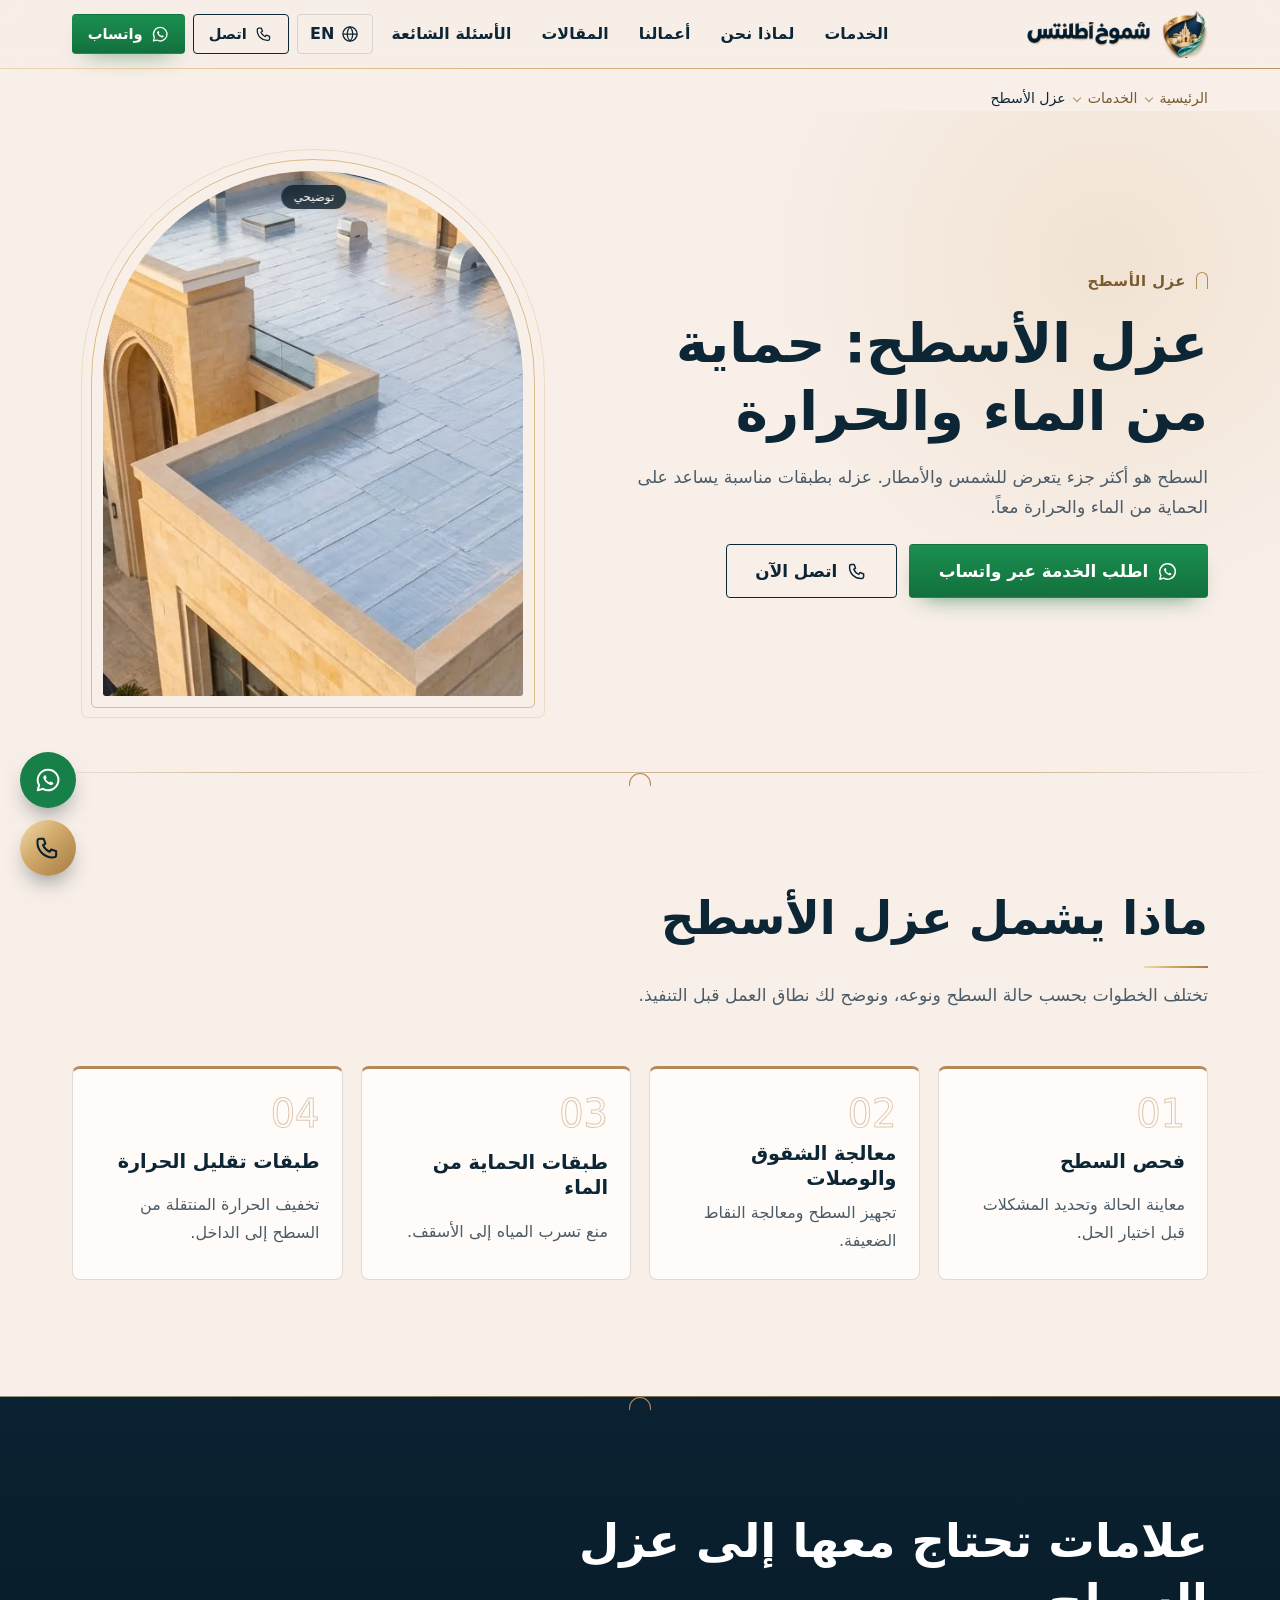
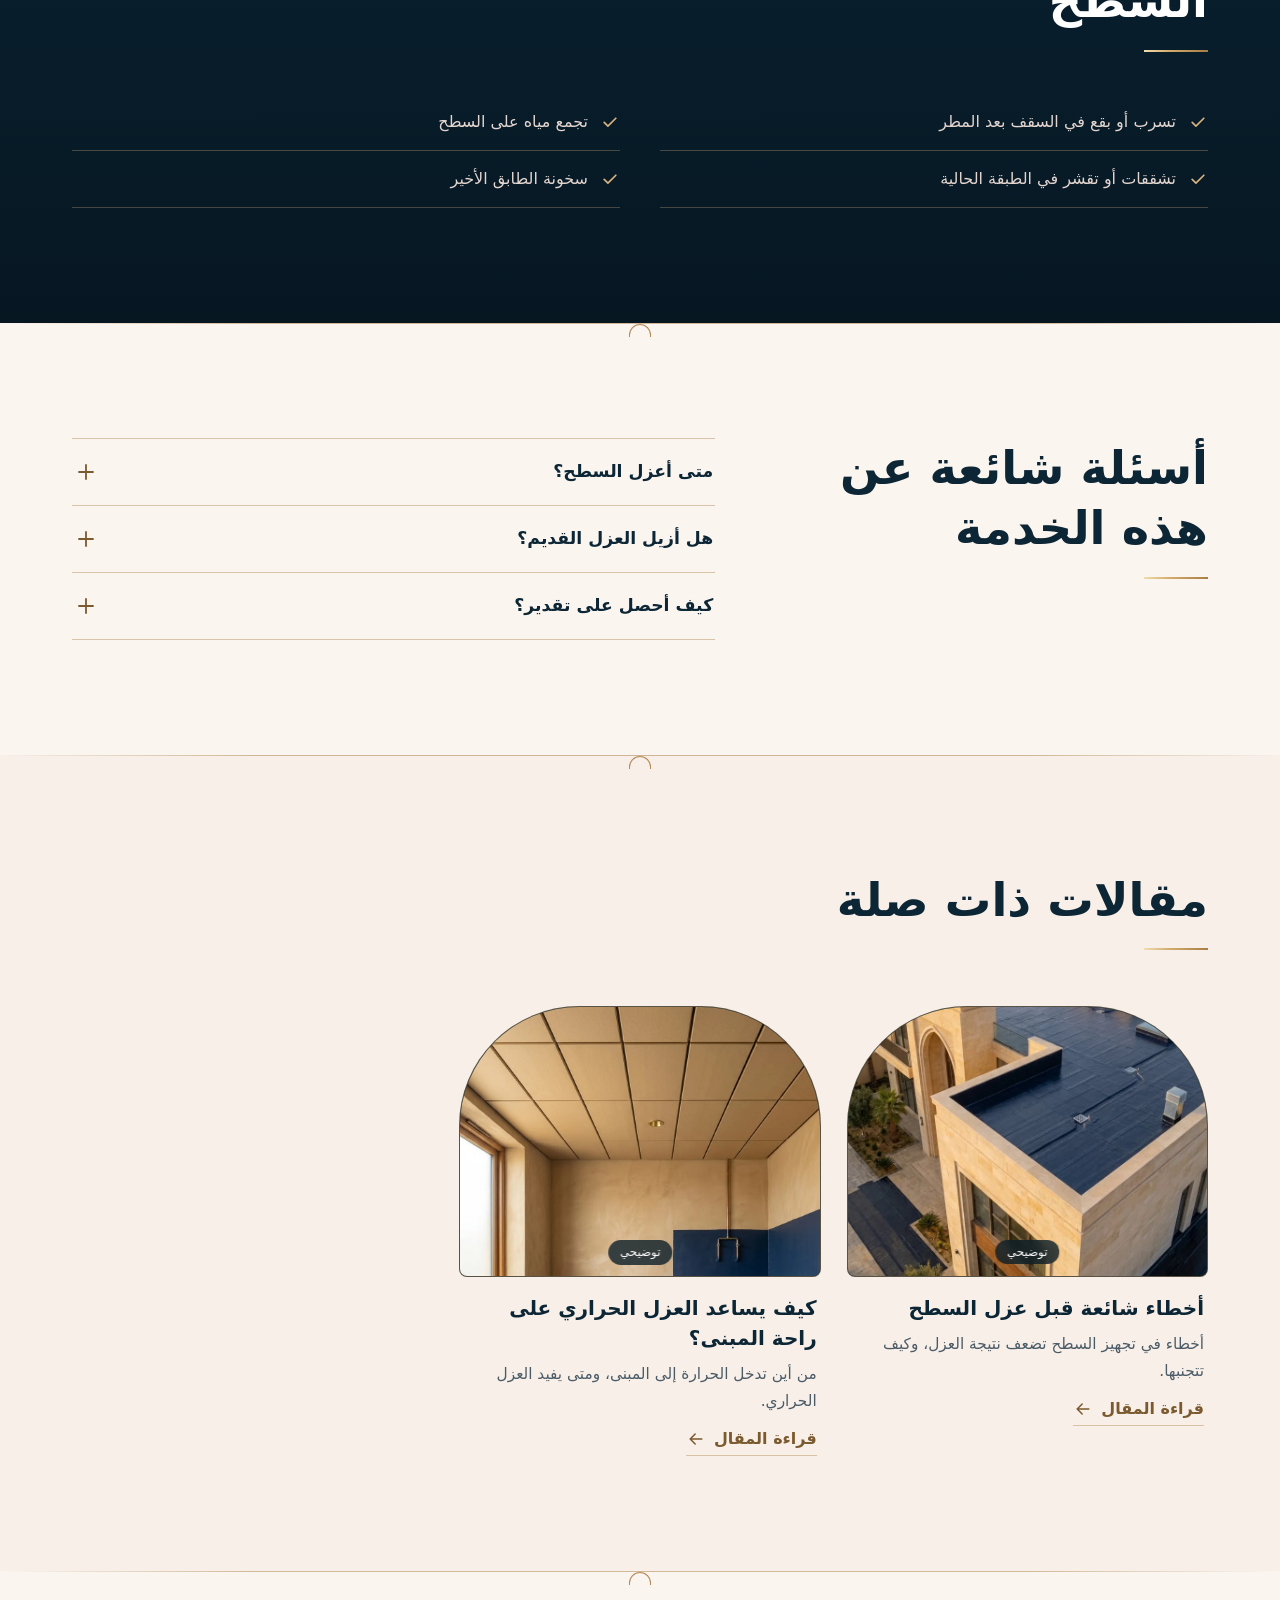
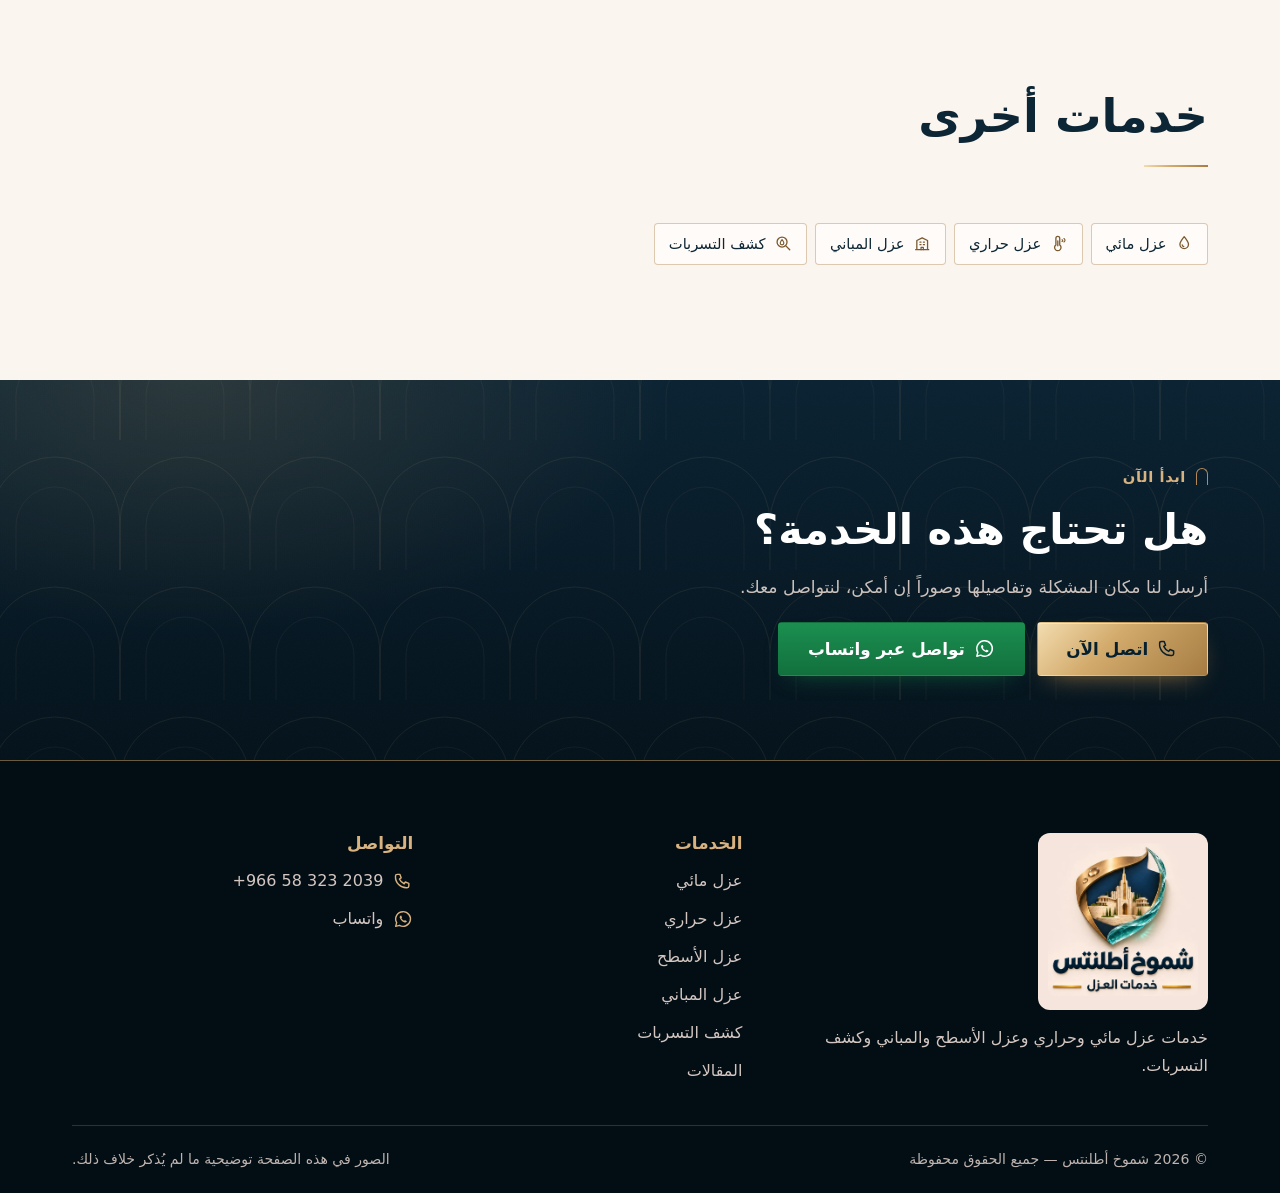
<file: roof-insulation.html>
<!doctype html>
<html lang="ar" dir="rtl">
<head>
<meta charset="utf-8">
<meta name="viewport" content="width=device-width,initial-scale=1,viewport-fit=cover">
<title>عزل الأسطح | شموخ أطلنتس</title>
<meta name="description" content="عزل الأسطح بطبقات تساعد على الحماية من الماء والحرارة معاً. اطلب الخدمة عبر الاتصال أو واتساب.">
<meta name="theme-color" content="#061722">
<meta name="robots" content="index,follow">
<meta property="og:type" content="website">
<meta property="og:locale" content="ar_SA">
<meta property="og:title" content="عزل الأسطح | شموخ أطلنتس">
<meta property="og:description" content="عزل الأسطح بطبقات تساعد على الحماية من الماء والحرارة معاً. اطلب الخدمة عبر الاتصال أو واتساب.">
<meta property="og:image" content="assets/logo/og-image.jpg">
<meta name="twitter:card" content="summary_large_image">
<link rel="icon" type="image/png" sizes="64x64" href="assets/logo/favicon-64.png">
<link rel="apple-touch-icon" href="assets/logo/apple-touch-icon.png">
<script>document.documentElement.className+=" js"</script>
<link rel="stylesheet" href="css/style.css">
</head>
<body data-page="roof-insulation">

<svg width="0" height="0" style="position:absolute" aria-hidden="true" focusable="false">
  <defs>
    <symbol id="i-phone" viewBox="0 0 24 24"><path d="M5 4h3.2l1.6 4.2-2.1 1.4a11 11 0 0 0 5.7 5.7l1.4-2.1L19 14.8V18a2 2 0 0 1-2 2A13 13 0 0 1 3 6a2 2 0 0 1 2-2Z" fill="none" stroke="currentColor" stroke-width="1.7" stroke-linejoin="round"/></symbol>
    <symbol id="i-wa" viewBox="0 0 24 24"><path d="M12 3.2a8.8 8.8 0 0 0-7.6 13.2L3.2 20.8l4.5-1.2A8.8 8.8 0 1 0 12 3.2Z" fill="none" stroke="currentColor" stroke-width="1.7" stroke-linejoin="round"/><path d="M9 8.2c.3-.5.8-.4 1 0l.8 1.7c.1.3 0 .5-.2.7l-.5.6c.8 1.5 1.8 2.3 3.2 3l.6-.6c.2-.2.5-.3.8-.1l1.6.9c.4.2.4.6.1 1-.5.8-1.4 1.1-2.4.8-2.9-.9-5.2-3.2-6-5.9-.2-.9.2-1.6 1-2.1Z" fill="currentColor"/></symbol>
    <symbol id="i-drop" viewBox="0 0 24 24"><path d="M12 3.5c3.2 4 5.6 7 5.6 10a5.6 5.6 0 0 1-11.2 0c0-3 2.4-6 5.6-10Z" fill="none" stroke="currentColor" stroke-width="1.7" stroke-linejoin="round"/><path d="M9.4 14.3a2.8 2.8 0 0 0 2 2.2" fill="none" stroke="currentColor" stroke-width="1.7" stroke-linecap="round"/></symbol>
    <symbol id="i-heat" viewBox="0 0 24 24"><path d="M9 14.2V5.5a2.5 2.5 0 0 1 5 0v8.7a4.2 4.2 0 1 1-5 0Z" fill="none" stroke="currentColor" stroke-width="1.7" stroke-linejoin="round"/><path d="M11.5 9v6.4" stroke="currentColor" stroke-width="1.7" stroke-linecap="round"/><path d="M17 7.5c1.2.6 1.2 1.8 0 2.4M19.5 6c1.8 1 1.8 3.4 0 4.4" fill="none" stroke="currentColor" stroke-width="1.5" stroke-linecap="round"/></symbol>
    <symbol id="i-roof" viewBox="0 0 24 24"><path d="M3.5 10.5 12 4l8.5 6.5L12 17 3.5 10.5Z" fill="none" stroke="currentColor" stroke-width="1.7" stroke-linejoin="round"/><path d="m3.5 14 8.5 6.5 8.5-6.5" fill="none" stroke="currentColor" stroke-width="1.7" stroke-linejoin="round"/></symbol>
    <symbol id="i-build" viewBox="0 0 24 24"><path d="M5 20.5V8.5l7-3.5 7 3.5v12M3.5 20.5h17" fill="none" stroke="currentColor" stroke-width="1.7" stroke-linejoin="round" stroke-linecap="round"/><path d="M9 10.5h1.5M13.5 10.5H15M9 14h1.5M13.5 14H15M10.5 20.5v-3h3v3" fill="none" stroke="currentColor" stroke-width="1.6" stroke-linecap="round" stroke-linejoin="round"/></symbol>
    <symbol id="i-chat" viewBox="0 0 24 24"><path d="M4 5.5h16v10H9.5L5.5 19v-3.5H4v-10Z" fill="none" stroke="currentColor" stroke-width="1.7" stroke-linejoin="round"/></symbol>
    <symbol id="i-form" viewBox="0 0 24 24"><path d="M6 3.5h9l3 3v14H6v-17Z" fill="none" stroke="currentColor" stroke-width="1.7" stroke-linejoin="round"/><path d="M9 11h6M9 14.5h6M9 7.5h3" stroke="currentColor" stroke-width="1.6" stroke-linecap="round"/></symbol>
    <symbol id="i-clock" viewBox="0 0 24 24"><circle cx="12" cy="12" r="8.5" fill="none" stroke="currentColor" stroke-width="1.7"/><path d="M12 7.5V12l3 2" fill="none" stroke="currentColor" stroke-width="1.7" stroke-linecap="round"/></symbol>
    <symbol id="i-search" viewBox="0 0 24 24"><circle cx="10.5" cy="10.5" r="6" fill="none" stroke="currentColor" stroke-width="1.7"/><path d="m15 15 5 5" stroke="currentColor" stroke-width="1.7" stroke-linecap="round"/></symbol>
    <symbol id="i-layers" viewBox="0 0 24 24"><path d="m12 4 8.5 4.5L12 13 3.5 8.5 12 4Z" fill="none" stroke="currentColor" stroke-width="1.7" stroke-linejoin="round"/><path d="m3.5 12.5 8.5 4.5 8.5-4.5" fill="none" stroke="currentColor" stroke-width="1.7" stroke-linejoin="round"/></symbol>
    <symbol id="i-handshake" viewBox="0 0 24 24"><path d="M4 12.5 8.5 8l3 1.5 3-1.5L20 12.5l-5 5.2-2.2-1.2-1.8 1.7L4 12.5Z" fill="none" stroke="currentColor" stroke-width="1.7" stroke-linejoin="round"/></symbol>
    <symbol id="i-leak" viewBox="0 0 24 24"><circle cx="10.5" cy="10.5" r="6.5" fill="none" stroke="currentColor" stroke-width="1.7"/><path d="m15.5 15.5 5 5" stroke="currentColor" stroke-width="1.7" stroke-linecap="round"/><path d="M10.5 7.4c1.6 2 2.4 3.2 2.4 4.4a2.4 2.4 0 0 1-4.8 0c0-1.2.8-2.4 2.4-4.4Z" fill="none" stroke="currentColor" stroke-width="1.5" stroke-linejoin="round"/></symbol>
    <symbol id="i-check" viewBox="0 0 24 24"><path d="m5 12.5 4.5 4.5L19 7.5" fill="none" stroke="currentColor" stroke-width="2" stroke-linecap="round" stroke-linejoin="round"/></symbol>
    <symbol id="i-plus" viewBox="0 0 24 24"><path d="M12 5v14M5 12h14" stroke="currentColor" stroke-width="1.8" stroke-linecap="round"/></symbol>
    <symbol id="i-close" viewBox="0 0 24 24"><path d="m6 6 12 12M18 6 6 18" stroke="currentColor" stroke-width="1.8" stroke-linecap="round"/></symbol>
    <symbol id="i-menu" viewBox="0 0 24 24"><path d="M4 7h16M4 12h16M4 17h16" stroke="currentColor" stroke-width="1.8" stroke-linecap="round"/></symbol>
    <symbol id="i-arrow" viewBox="0 0 24 24"><path d="M19 12H5m6-6-6 6 6 6" fill="none" stroke="currentColor" stroke-width="1.8" stroke-linecap="round" stroke-linejoin="round"/></symbol>
    <symbol id="i-chev" viewBox="0 0 24 24"><path d="m9 5 7 7-7 7" fill="none" stroke="currentColor" stroke-width="1.9" stroke-linecap="round" stroke-linejoin="round"/></symbol>
    <symbol id="i-quote" viewBox="0 0 24 24"><path d="M9 7H5.5v5H8c0 2-.8 3-2.5 3.5M18.5 7H15v5h2.5c0 2-.8 3-2.5 3.5" fill="none" stroke="currentColor" stroke-width="1.6" stroke-linecap="round" stroke-linejoin="round"/></symbol>
    <symbol id="i-pin" viewBox="0 0 24 24"><path d="M12 21s6.5-5.7 6.5-11A6.5 6.5 0 0 0 5.5 10C5.5 15.3 12 21 12 21Z" fill="none" stroke="currentColor" stroke-width="1.7" stroke-linejoin="round"/><circle cx="12" cy="10" r="2.3" fill="none" stroke="currentColor" stroke-width="1.7"/></symbol>
    <symbol id="i-insta" viewBox="0 0 24 24"><rect x="4" y="4" width="16" height="16" rx="4.5" fill="none" stroke="currentColor" stroke-width="1.7"/><circle cx="12" cy="12" r="3.6" fill="none" stroke="currentColor" stroke-width="1.7"/><circle cx="16.8" cy="7.2" r="1" fill="currentColor"/></symbol>
    <symbol id="i-x" viewBox="0 0 24 24"><path d="m5 5 14 14M19 5 5 19" stroke="currentColor" stroke-width="1.9" stroke-linecap="round"/></symbol>
    <symbol id="i-tiktok" viewBox="0 0 24 24"><path d="M14 4v10.2a3.6 3.6 0 1 1-3.6-3.6M14 4c.4 2.2 1.9 3.6 4.2 3.8" fill="none" stroke="currentColor" stroke-width="1.8" stroke-linecap="round" stroke-linejoin="round"/></symbol>
    <symbol id="i-snap" viewBox="0 0 24 24"><path d="M12 4.2c-2.6 0-4 1.9-4 4.2v2.2l-2.2.7 1.7 1.5c-.3 1-1 1.7-2 2.2 1 .4 2 .5 2.7 1 .3.7 1 1.2 1.8.9.6-.3 1.3-.4 2 0 .6.3 1.5 0 1.8-.9.8-.5 1.7-.6 2.7-1-1-.5-1.7-1.2-2-2.2l1.7-1.5-2.2-.7V8.4c0-2.3-1.4-4.2-4-4.2Z" fill="none" stroke="currentColor" stroke-width="1.6" stroke-linejoin="round"/></symbol>
    <symbol id="i-globe" viewBox="0 0 24 24"><circle cx="12" cy="12" r="8.5" fill="none" stroke="currentColor" stroke-width="1.6"/><path d="M3.5 12h17M12 3.5c2.4 2.5 3.4 5.3 3.4 8.5s-1 6-3.4 8.5c-2.4-2.5-3.4-5.3-3.4-8.5s1-6 3.4-8.5Z" fill="none" stroke="currentColor" stroke-width="1.5"/></symbol>
  </defs>
</svg>

<a class="skip" href="#main" data-i18n="a11y.skip">تخطي إلى المحتوى</a>

<!-- ============ الهيدر ============ -->
<header class="hdr" id="top">
  <div class="wrap hdr__in">
    <a class="brand" href="index.html" aria-label="شموخ أطلنتس – خدمات العزل" data-i18n-attr="aria-label:brand.alt">
      <img class="brand__emb" src="assets/logo/emblem.webp" alt="" width="455" height="479">
      <img class="brand__word" src="assets/logo/wordmark.webp" alt="شموخ أطلنتس – خدمات العزل" data-i18n-attr="alt:brand.alt" width="665" height="125">
    </a>
    <nav class="nav" id="nav" aria-label="التنقل الرئيسي" data-i18n-attr="aria-label:nav.aria">
      <a href="index.html#services" data-i18n="nav.services">الخدمات</a>
      <a href="index.html#why" data-i18n="nav.why">لماذا نحن</a>
      <a href="index.html#works" data-i18n="nav.works" data-section="gallery">أعمالنا</a>
      <a href="blog.html" data-i18n="nav.blog">المقالات</a>
      <a href="index.html#faq" data-i18n="nav.faq">الأسئلة الشائعة</a>
    </nav>
    <div class="hdr__act">
      <button class="lang" id="langBtn" type="button" aria-label="Switch to English" data-i18n-attr="aria-label:lang.aria"><svg class="ico" aria-hidden="true"><use href="#i-globe"/></svg><span data-i18n="lang.btn">EN</span></button>
      <a class="btn btn--line btn--sm hdr__call" href="#" data-call><svg class="ico" aria-hidden="true"><use href="#i-phone"/></svg><span data-i18n="hdr.call">اتصل</span></a>
      <a class="btn btn--wa btn--sm hdr__wa" href="#" data-wa target="_blank" rel="noopener"><svg class="ico" aria-hidden="true"><use href="#i-wa"/></svg><span data-i18n="hdr.wa">واتساب</span></a>
      <button class="burger" id="burger" type="button" aria-expanded="false" aria-controls="nav" aria-label="القائمة" data-i18n-attr="aria-label:hdr.menu"><svg class="ico ico--open" aria-hidden="true"><use href="#i-menu"/></svg><svg class="ico ico--close" aria-hidden="true"><use href="#i-close"/></svg></button>
    </div>
  </div>
</header>

<main id="main">
<div id="pageRoot" data-render="roof-insulation"><nav class="crumbs wrap" aria-label="breadcrumb"><ol><li><a href="index.html">الرئيسية</a></li><li><a href="index.html#services">الخدمات</a></li><li><span aria-current="page">عزل الأسطح</span></li></ol></nav><section class="phero" data-anchor><div class="wrap phero__grid"><div class="phero__copy"><p class="eyebrow"><span class="eyebrow__mark" aria-hidden="true"></span><span>عزل الأسطح</span></p><h1>عزل الأسطح: حماية من الماء والحرارة</h1><p class="lead">السطح هو أكثر جزء يتعرض للشمس والأمطار. عزله بطبقات مناسبة يساعد على الحماية من الماء والحرارة معاً.</p><div class="hero__cta"><a class="btn btn--wa btn--lg" href="#" target="_blank" rel="noopener" data-wa-service="3"><svg class="ico" aria-hidden="true"><use href="#i-wa"/></svg><span>اطلب الخدمة عبر واتساب</span></a><a class="btn btn--line btn--lg" href="#" data-call><svg class="ico" aria-hidden="true"><use href="#i-phone"/></svg><span>اتصل الآن</span></a></div></div><figure class="arch phero__art" data-illus><img src="assets/services/roof.webp" alt="عزل الأسطح" width="768" height="597" fetchpriority="high" decoding="async"><figcaption class="tag">توضيحي</figcaption></figure></div></section><section class="sec" data-anchor><div class="wrap"><header class="sec__head"><h2>ماذا يشمل عزل الأسطح</h2><p class="lead">تختلف الخطوات بحسب حالة السطح ونوعه، ونوضح لك نطاق العمل قبل التنفيذ.</p></header><ul class="pgrid"><li class="pcard"><span class="pcard__no" aria-hidden="true">01</span><h3>فحص السطح</h3><p>معاينة الحالة وتحديد المشكلات قبل اختيار الحل.</p></li><li class="pcard"><span class="pcard__no" aria-hidden="true">02</span><h3>معالجة الشقوق والوصلات</h3><p>تجهيز السطح ومعالجة النقاط الضعيفة.</p></li><li class="pcard"><span class="pcard__no" aria-hidden="true">03</span><h3>طبقات الحماية من الماء</h3><p>منع تسرب المياه إلى الأسقف.</p></li><li class="pcard"><span class="pcard__no" aria-hidden="true">04</span><h3>طبقات تقليل الحرارة</h3><p>تخفيف الحرارة المنتقلة من السطح إلى الداخل.</p></li></ul></div></section><section class="sec sec--ink" data-anchor><div class="wrap signs"><header class="sec__head"><h2>علامات تحتاج معها إلى عزل السطح</h2></header><ul class="ticks"><li><svg class="ico" aria-hidden="true"><use href="#i-check"/></svg><span>تسرب أو بقع في السقف بعد المطر</span></li><li><svg class="ico" aria-hidden="true"><use href="#i-check"/></svg><span>تجمع مياه على السطح</span></li><li><svg class="ico" aria-hidden="true"><use href="#i-check"/></svg><span>تشققات أو تقشر في الطبقة الحالية</span></li><li><svg class="ico" aria-hidden="true"><use href="#i-check"/></svg><span>سخونة الطابق الأخير</span></li></ul></div></section><section class="sec sec--sand2" data-anchor><div class="wrap faq"><header class="sec__head"><h2>أسئلة شائعة عن هذه الخدمة</h2></header><div class="acc"><div class="acc__item"><h3><button type="button" class="acc__q" id="pq1" aria-expanded="false" aria-controls="pa1"><span>متى أعزل السطح؟</span><svg class="ico" aria-hidden="true"><use href="#i-plus"/></svg></button></h3><div class="acc__a" id="pa1" role="region" aria-labelledby="pq1"><div><p>عند ظهور علامات التسرب أو سخونة الطابق الأخير، أو عند تجديد السطح. ويفضل التنفيذ في طقس مناسب بحسب المادة.</p></div></div></div><div class="acc__item"><h3><button type="button" class="acc__q" id="pq2" aria-expanded="false" aria-controls="pa2"><span>هل أزيل العزل القديم؟</span><svg class="ico" aria-hidden="true"><use href="#i-plus"/></svg></button></h3><div class="acc__a" id="pa2" role="region" aria-labelledby="pq2"><div><p>يعتمد ذلك على حالته. نحدده بعد المعاينة أو من الصور.</p></div></div></div><div class="acc__item"><h3><button type="button" class="acc__q" id="pq3" aria-expanded="false" aria-controls="pa3"><span>كيف أحصل على تقدير؟</span><svg class="ico" aria-hidden="true"><use href="#i-plus"/></svg></button></h3><div class="acc__a" id="pa3" role="region" aria-labelledby="pq3"><div><p>أرسل مساحة السطح التقريبية وصوراً واضحة له وللمشكلة.</p></div></div></div></div></div></section><section class="sec" data-anchor><div class="wrap"><header class="sec__head"><h2>مقالات ذات صلة</h2></header><div class="acards"><a class="acard" href="article-roof-prep-mistakes.html"><figure class="acard__img" data-illus><img src="assets/projects/compare-before.webp" alt="" width="768" height="576" loading="lazy" decoding="async"><figcaption class="tag">توضيحي</figcaption></figure><div class="acard__b"><h3>أخطاء شائعة قبل عزل السطح</h3><p>أخطاء في تجهيز السطح تضعف نتيجة العزل، وكيف تتجنبها.</p><span class="acard__more">قراءة المقال<svg class="ico ico--dir" aria-hidden="true"><use href="#i-arrow"/></svg></span></div></a><a class="acard" href="article-heat-insulation-comfort.html"><figure class="acard__img" data-illus><img src="assets/projects/thermal-ceiling.webp" alt="" width="768" height="576" loading="lazy" decoding="async"><figcaption class="tag">توضيحي</figcaption></figure><div class="acard__b"><h3>كيف يساعد العزل الحراري على راحة المبنى؟</h3><p>من أين تدخل الحرارة إلى المبنى، ومتى يفيد العزل الحراري.</p><span class="acard__more">قراءة المقال<svg class="ico ico--dir" aria-hidden="true"><use href="#i-arrow"/></svg></span></div></a></div></div></section><section class="sec sec--sand2 others" data-anchor><div class="wrap"><header class="sec__head"><h2>خدمات أخرى</h2></header><ul class="hero__chips"><li><a href="waterproofing.html"><svg class="ico" aria-hidden="true"><use href="#i-drop"/></svg><span>عزل مائي</span></a></li><li><a href="thermal-insulation.html"><svg class="ico" aria-hidden="true"><use href="#i-heat"/></svg><span>عزل حراري</span></a></li><li><a href="building-insulation.html"><svg class="ico" aria-hidden="true"><use href="#i-build"/></svg><span>عزل المباني</span></a></li><li><a href="leak-detection.html"><svg class="ico" aria-hidden="true"><use href="#i-leak"/></svg><span>كشف التسربات</span></a></li></ul></div></section><section class="cta cta--page" data-anchor><div class="wrap"><div class="cta__copy"><p class="eyebrow eyebrow--light"><span class="eyebrow__mark" aria-hidden="true"></span><span>ابدأ الآن</span></p><h2>هل تحتاج هذه الخدمة؟</h2><p class="lead">أرسل لنا مكان المشكلة وتفاصيلها وصوراً إن أمكن، لنتواصل معك.</p><div class="cta__btns"><a class="btn btn--brass btn--lg" href="#" data-call><svg class="ico" aria-hidden="true"><use href="#i-phone"/></svg><span>اتصل الآن</span></a><a class="btn btn--wa btn--lg" href="#" target="_blank" rel="noopener" data-wa-service="3"><svg class="ico" aria-hidden="true"><use href="#i-wa"/></svg><span>تواصل عبر واتساب</span></a></div></div></div></section></div>
</main>

<!-- ============ الفوتر ============ -->
<footer class="foot">
  <div class="wrap foot__grid">
    <div class="foot__brand">
      <div class="plaque"><img src="assets/logo/logo-full.webp" alt="شموخ أطلنتس – خدمات العزل" data-i18n-attr="alt:brand.alt" width="685" height="700" loading="lazy" decoding="async"></div>
      <p data-i18n="foot.about">خدمات عزل مائي وحراري وعزل الأسطح والمباني وكشف التسربات.</p>
    </div>
    <div>
      <h3 data-i18n="foot.services">الخدمات</h3>
      <ul class="foot__list">
        <li><a href="index.html#svc-1" data-i18n="svc.1.name">عزل مائي</a></li>
        <li><a href="index.html#svc-2" data-i18n="svc.2.name">عزل حراري</a></li>
        <li><a href="index.html#svc-3" data-i18n="svc.3.name">عزل الأسطح</a></li>
        <li><a href="index.html#svc-4" data-i18n="svc.4.name">عزل المباني</a></li>
        <li><a href="index.html#svc-5" data-i18n="svc.5.name">كشف التسربات</a></li>
        <li><a href="blog.html" data-i18n="nav.blog">المقالات</a></li>
      </ul>
    </div>
    <div>
      <h3 data-i18n="foot.contact">التواصل</h3>
      <ul class="foot__list" id="footContact">
        <li><a href="#" data-call><svg class="ico" aria-hidden="true"><use href="#i-phone"/></svg><span dir="ltr" data-phone-text></span></a></li>
        <li><a href="#" data-wa target="_blank" rel="noopener"><svg class="ico" aria-hidden="true"><use href="#i-wa"/></svg><span data-i18n="hdr.wa">واتساب</span></a></li>
        <li data-if="email"><a href="#" data-email><span data-email-text dir="ltr"></span></a></li>
        <li data-if="address"><svg class="ico" aria-hidden="true"><use href="#i-pin"/></svg><span data-address-text></span></li>
        <li data-if="hours"><svg class="ico" aria-hidden="true"><use href="#i-clock"/></svg><span data-hours-text></span></li>
      </ul>
      <div class="social" id="social"></div>
    </div>
  </div>
  <div class="wrap foot__bottom">
    <p>© <span id="year"></span> <span data-company-name></span> — <span data-i18n="foot.rights">جميع الحقوق محفوظة</span></p>
    <p class="foot__note" data-i18n="foot.note" data-illus-only>الصور في هذه الصفحة توضيحية ما لم يُذكر خلاف ذلك.</p>
  </div>
</footer>

<!-- أزرار عايمة (ديسكتوب) -->
<div class="float" aria-label="contact">
  <a class="float__btn float__btn--wa" href="#" data-wa target="_blank" rel="noopener" aria-label="واتساب" data-i18n-attr="aria-label:float.wa"><svg class="ico" aria-hidden="true"><use href="#i-wa"/></svg></a>
  <a class="float__btn float__btn--call" href="#" data-call aria-label="اتصل بنا" data-i18n-attr="aria-label:float.call"><svg class="ico" aria-hidden="true"><use href="#i-phone"/></svg></a>
</div>

<!-- شريط سفلي ثابت (موبايل) -->
<div class="mbar">
  <a class="mbar__btn mbar__btn--call" href="#" data-call><svg class="ico" aria-hidden="true"><use href="#i-phone"/></svg><span data-i18n="mobile.call">اتصل</span></a>
  <a class="mbar__btn mbar__btn--wa" href="#" data-wa target="_blank" rel="noopener"><svg class="ico" aria-hidden="true"><use href="#i-wa"/></svg><span data-i18n="mobile.wa">واتساب</span></a>
</div>

<script src="js/config.js"></script>
<script src="js/translations.js"></script>
<script src="js/pages.js"></script>
<script src="js/main.js"></script>
</body>
</html>
</file>
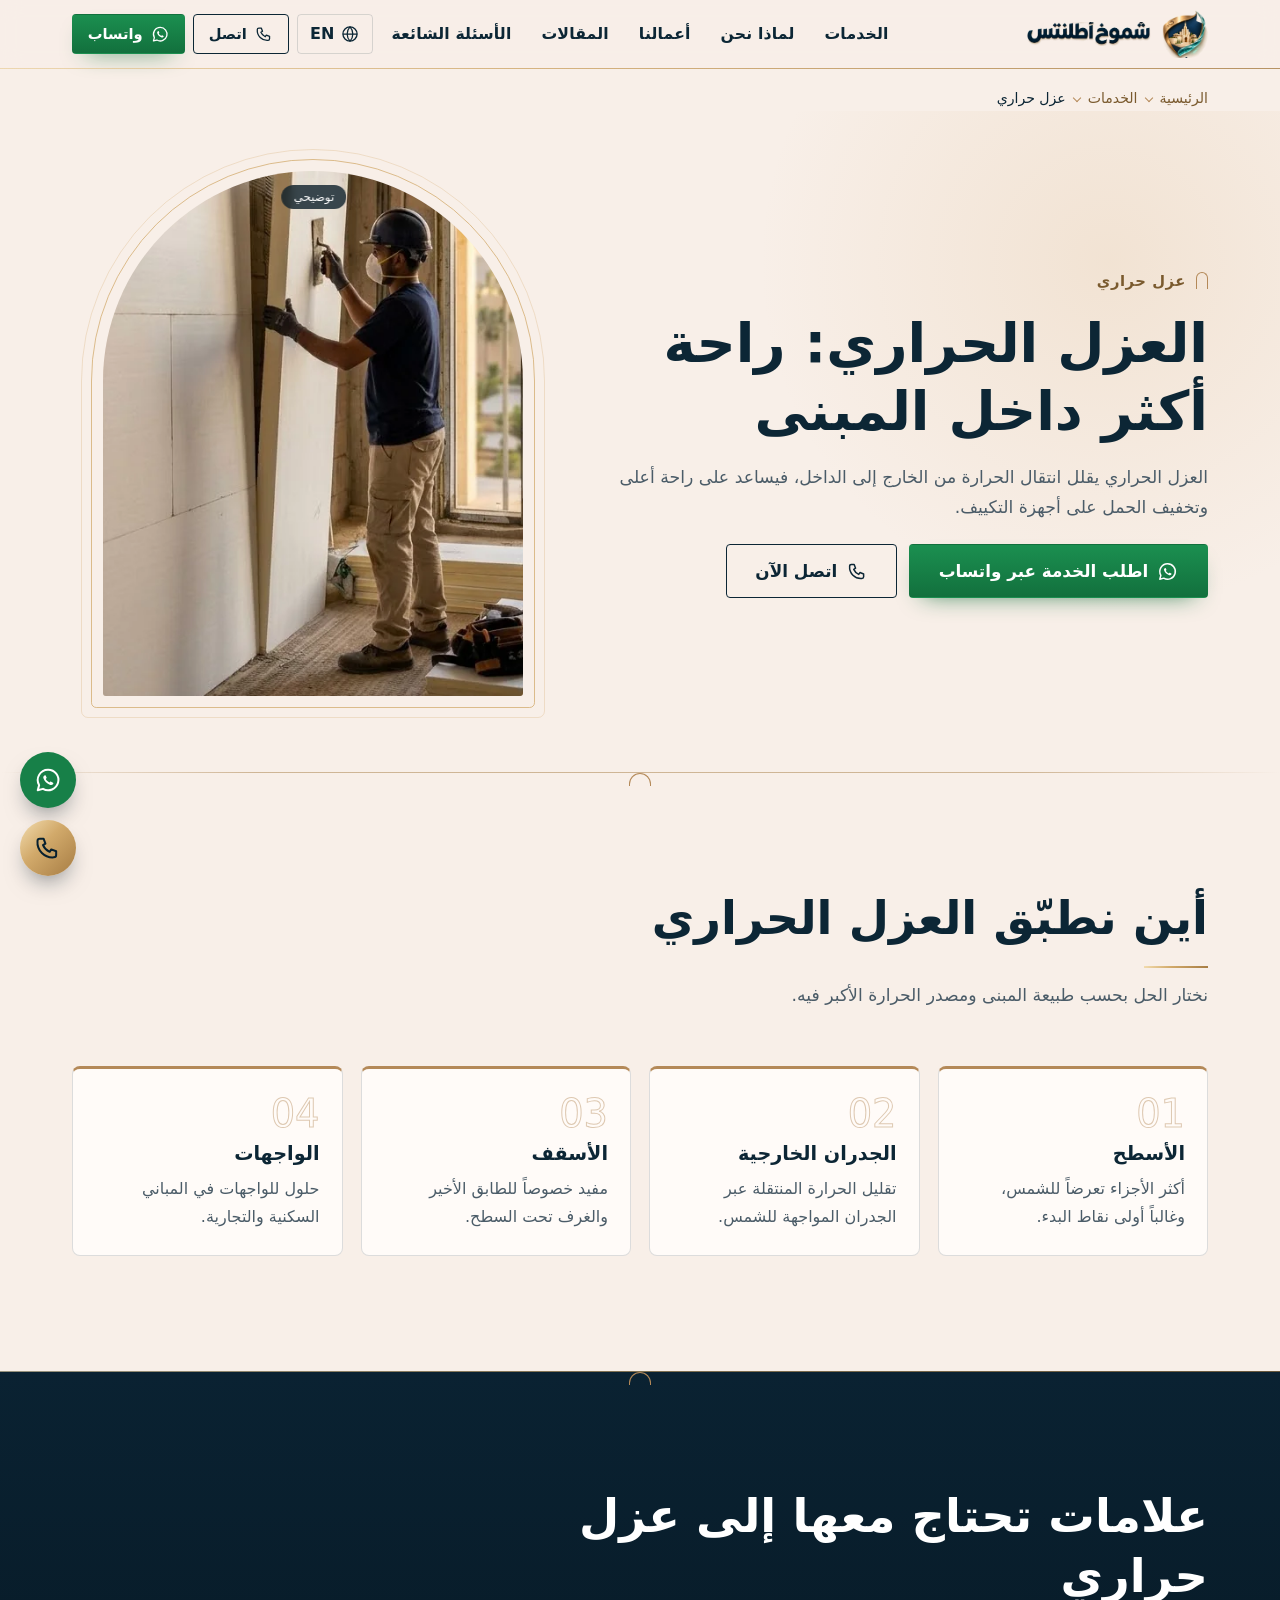
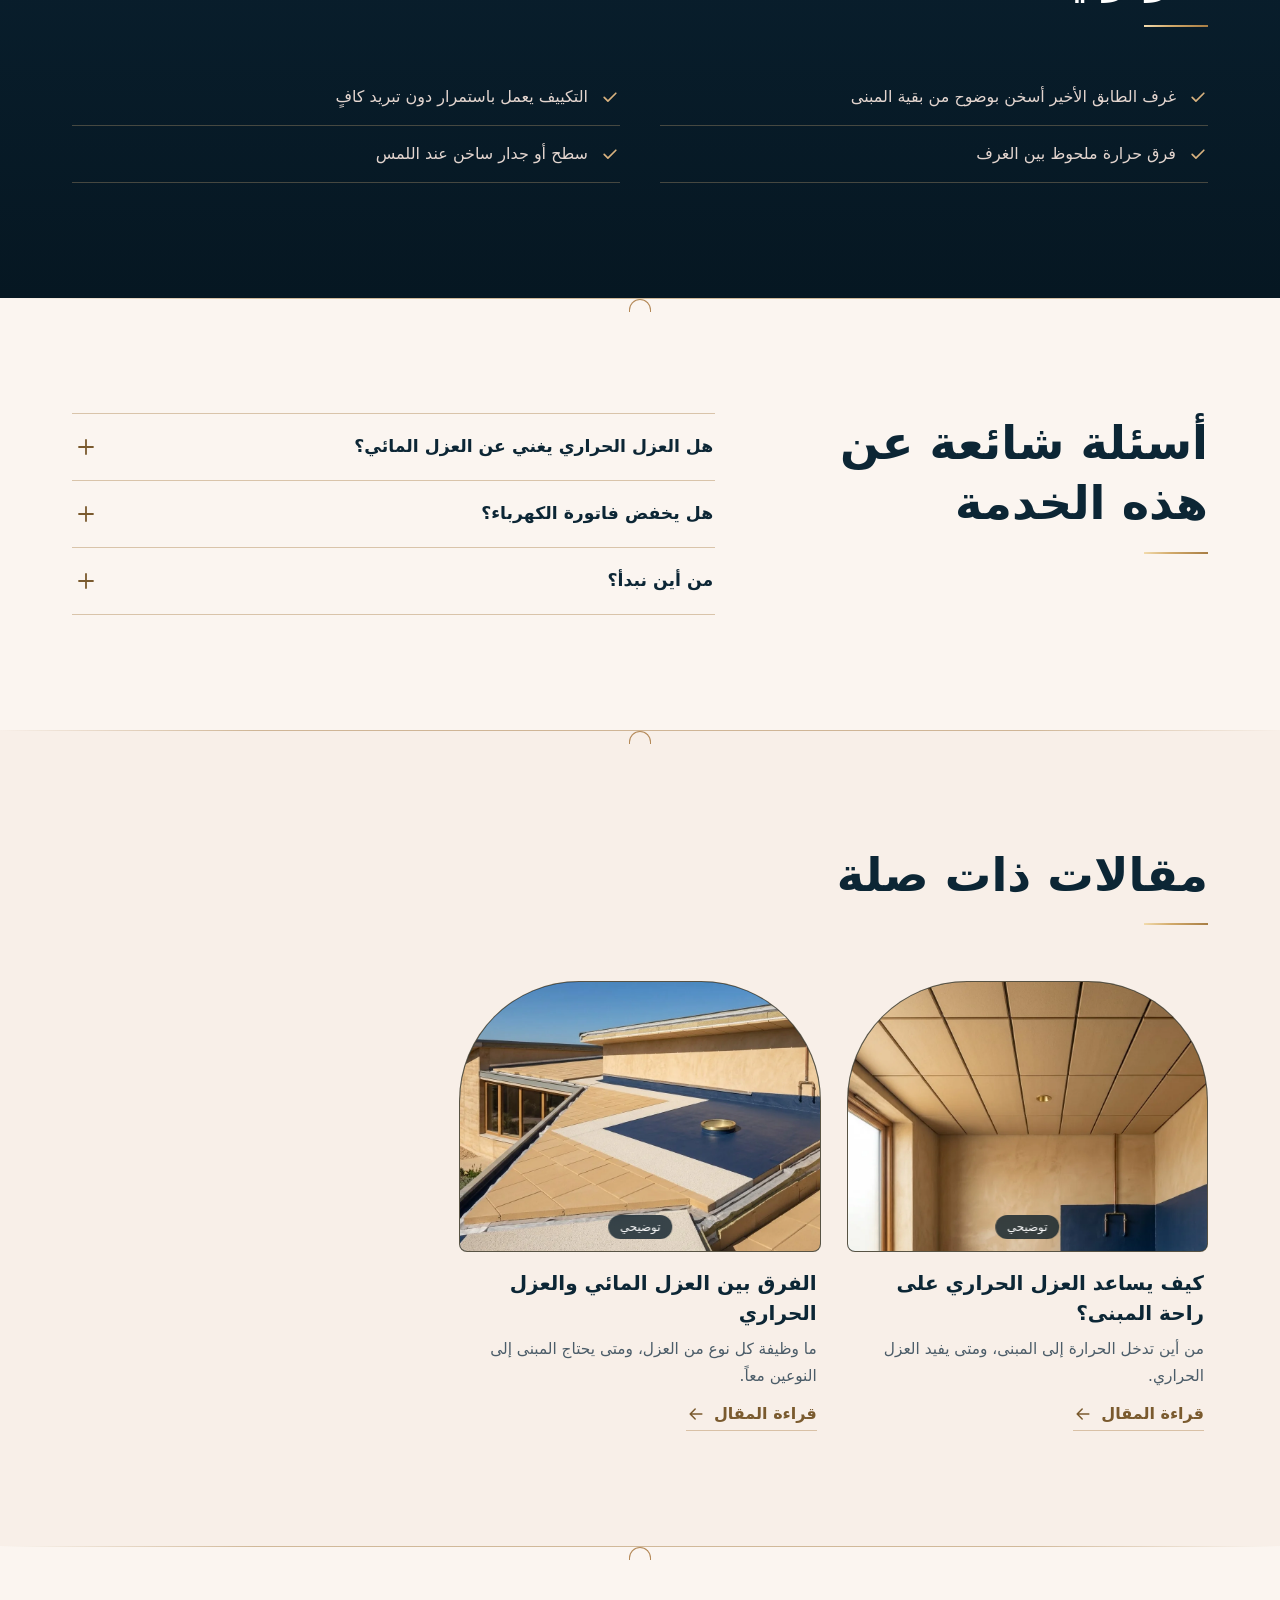
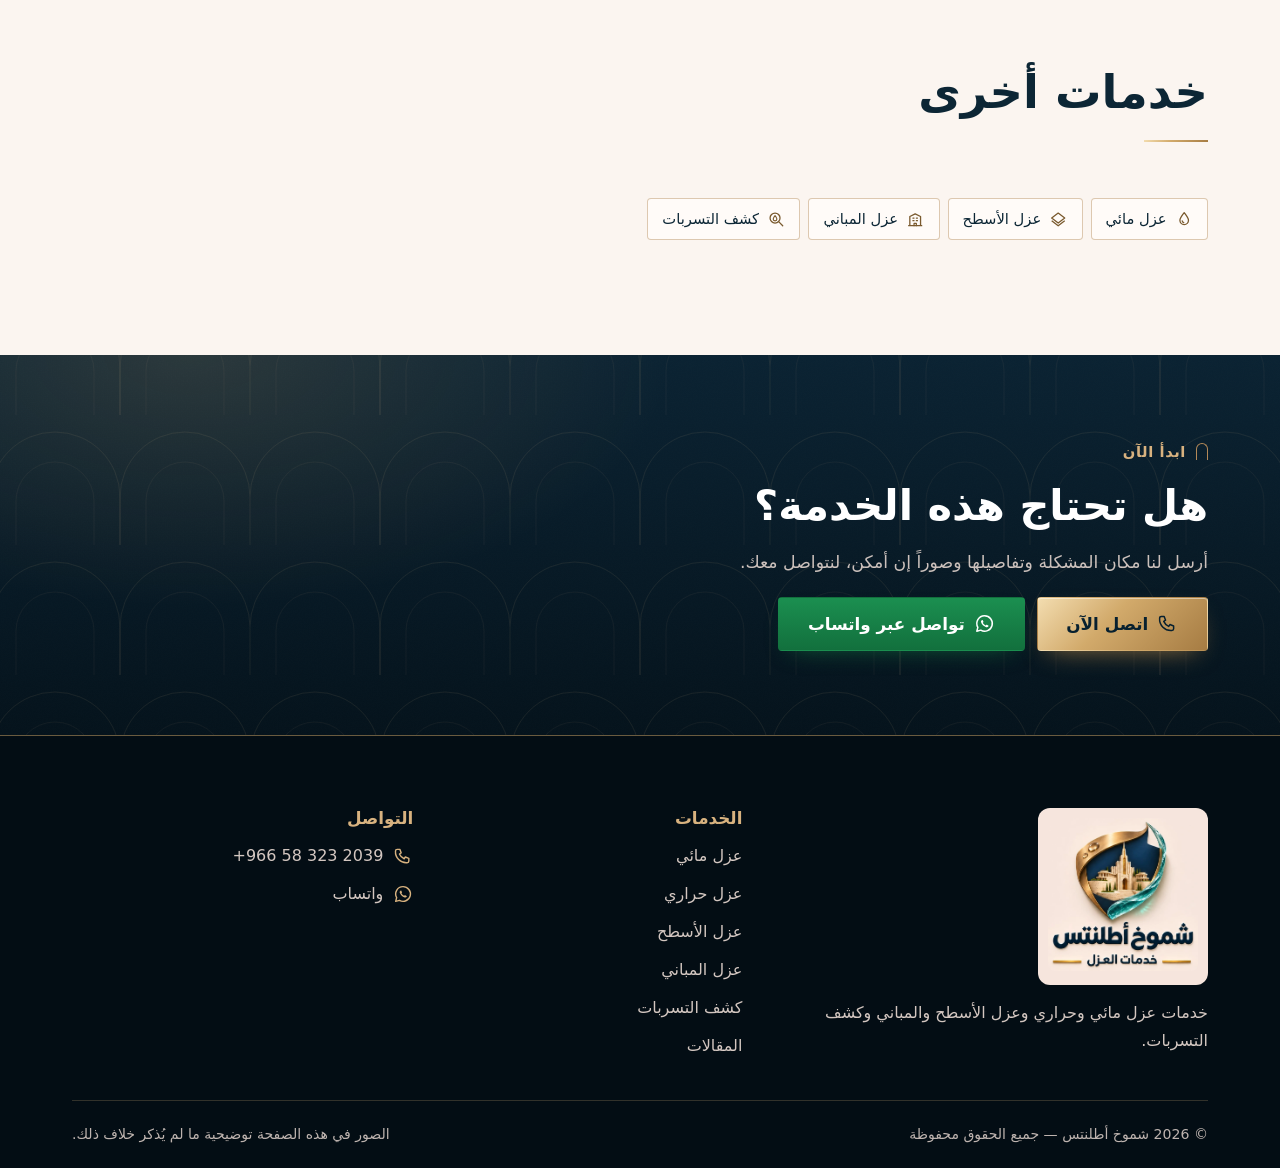
<file: thermal-insulation.html>
<!doctype html>
<html lang="ar" dir="rtl">
<head>
<meta charset="utf-8">
<meta name="viewport" content="width=device-width,initial-scale=1,viewport-fit=cover">
<title>العزل الحراري | شموخ أطلنتس</title>
<meta name="description" content="عزل حراري للأسطح والجدران والأسقف لتقليل انتقال الحرارة إلى الداخل وتخفيف الحمل على التكييف. اطلب الخدمة عبر الاتصال أو واتساب.">
<meta name="theme-color" content="#061722">
<meta name="robots" content="index,follow">
<meta property="og:type" content="website">
<meta property="og:locale" content="ar_SA">
<meta property="og:title" content="العزل الحراري | شموخ أطلنتس">
<meta property="og:description" content="عزل حراري للأسطح والجدران والأسقف لتقليل انتقال الحرارة إلى الداخل وتخفيف الحمل على التكييف. اطلب الخدمة عبر الاتصال أو واتساب.">
<meta property="og:image" content="assets/logo/og-image.jpg">
<meta name="twitter:card" content="summary_large_image">
<link rel="icon" type="image/png" sizes="64x64" href="assets/logo/favicon-64.png">
<link rel="apple-touch-icon" href="assets/logo/apple-touch-icon.png">
<script>document.documentElement.className+=" js"</script>
<link rel="stylesheet" href="css/style.css">
</head>
<body data-page="thermal-insulation">

<svg width="0" height="0" style="position:absolute" aria-hidden="true" focusable="false">
  <defs>
    <symbol id="i-phone" viewBox="0 0 24 24"><path d="M5 4h3.2l1.6 4.2-2.1 1.4a11 11 0 0 0 5.7 5.7l1.4-2.1L19 14.8V18a2 2 0 0 1-2 2A13 13 0 0 1 3 6a2 2 0 0 1 2-2Z" fill="none" stroke="currentColor" stroke-width="1.7" stroke-linejoin="round"/></symbol>
    <symbol id="i-wa" viewBox="0 0 24 24"><path d="M12 3.2a8.8 8.8 0 0 0-7.6 13.2L3.2 20.8l4.5-1.2A8.8 8.8 0 1 0 12 3.2Z" fill="none" stroke="currentColor" stroke-width="1.7" stroke-linejoin="round"/><path d="M9 8.2c.3-.5.8-.4 1 0l.8 1.7c.1.3 0 .5-.2.7l-.5.6c.8 1.5 1.8 2.3 3.2 3l.6-.6c.2-.2.5-.3.8-.1l1.6.9c.4.2.4.6.1 1-.5.8-1.4 1.1-2.4.8-2.9-.9-5.2-3.2-6-5.9-.2-.9.2-1.6 1-2.1Z" fill="currentColor"/></symbol>
    <symbol id="i-drop" viewBox="0 0 24 24"><path d="M12 3.5c3.2 4 5.6 7 5.6 10a5.6 5.6 0 0 1-11.2 0c0-3 2.4-6 5.6-10Z" fill="none" stroke="currentColor" stroke-width="1.7" stroke-linejoin="round"/><path d="M9.4 14.3a2.8 2.8 0 0 0 2 2.2" fill="none" stroke="currentColor" stroke-width="1.7" stroke-linecap="round"/></symbol>
    <symbol id="i-heat" viewBox="0 0 24 24"><path d="M9 14.2V5.5a2.5 2.5 0 0 1 5 0v8.7a4.2 4.2 0 1 1-5 0Z" fill="none" stroke="currentColor" stroke-width="1.7" stroke-linejoin="round"/><path d="M11.5 9v6.4" stroke="currentColor" stroke-width="1.7" stroke-linecap="round"/><path d="M17 7.5c1.2.6 1.2 1.8 0 2.4M19.5 6c1.8 1 1.8 3.4 0 4.4" fill="none" stroke="currentColor" stroke-width="1.5" stroke-linecap="round"/></symbol>
    <symbol id="i-roof" viewBox="0 0 24 24"><path d="M3.5 10.5 12 4l8.5 6.5L12 17 3.5 10.5Z" fill="none" stroke="currentColor" stroke-width="1.7" stroke-linejoin="round"/><path d="m3.5 14 8.5 6.5 8.5-6.5" fill="none" stroke="currentColor" stroke-width="1.7" stroke-linejoin="round"/></symbol>
    <symbol id="i-build" viewBox="0 0 24 24"><path d="M5 20.5V8.5l7-3.5 7 3.5v12M3.5 20.5h17" fill="none" stroke="currentColor" stroke-width="1.7" stroke-linejoin="round" stroke-linecap="round"/><path d="M9 10.5h1.5M13.5 10.5H15M9 14h1.5M13.5 14H15M10.5 20.5v-3h3v3" fill="none" stroke="currentColor" stroke-width="1.6" stroke-linecap="round" stroke-linejoin="round"/></symbol>
    <symbol id="i-chat" viewBox="0 0 24 24"><path d="M4 5.5h16v10H9.5L5.5 19v-3.5H4v-10Z" fill="none" stroke="currentColor" stroke-width="1.7" stroke-linejoin="round"/></symbol>
    <symbol id="i-form" viewBox="0 0 24 24"><path d="M6 3.5h9l3 3v14H6v-17Z" fill="none" stroke="currentColor" stroke-width="1.7" stroke-linejoin="round"/><path d="M9 11h6M9 14.5h6M9 7.5h3" stroke="currentColor" stroke-width="1.6" stroke-linecap="round"/></symbol>
    <symbol id="i-clock" viewBox="0 0 24 24"><circle cx="12" cy="12" r="8.5" fill="none" stroke="currentColor" stroke-width="1.7"/><path d="M12 7.5V12l3 2" fill="none" stroke="currentColor" stroke-width="1.7" stroke-linecap="round"/></symbol>
    <symbol id="i-search" viewBox="0 0 24 24"><circle cx="10.5" cy="10.5" r="6" fill="none" stroke="currentColor" stroke-width="1.7"/><path d="m15 15 5 5" stroke="currentColor" stroke-width="1.7" stroke-linecap="round"/></symbol>
    <symbol id="i-layers" viewBox="0 0 24 24"><path d="m12 4 8.5 4.5L12 13 3.5 8.5 12 4Z" fill="none" stroke="currentColor" stroke-width="1.7" stroke-linejoin="round"/><path d="m3.5 12.5 8.5 4.5 8.5-4.5" fill="none" stroke="currentColor" stroke-width="1.7" stroke-linejoin="round"/></symbol>
    <symbol id="i-handshake" viewBox="0 0 24 24"><path d="M4 12.5 8.5 8l3 1.5 3-1.5L20 12.5l-5 5.2-2.2-1.2-1.8 1.7L4 12.5Z" fill="none" stroke="currentColor" stroke-width="1.7" stroke-linejoin="round"/></symbol>
    <symbol id="i-leak" viewBox="0 0 24 24"><circle cx="10.5" cy="10.5" r="6.5" fill="none" stroke="currentColor" stroke-width="1.7"/><path d="m15.5 15.5 5 5" stroke="currentColor" stroke-width="1.7" stroke-linecap="round"/><path d="M10.5 7.4c1.6 2 2.4 3.2 2.4 4.4a2.4 2.4 0 0 1-4.8 0c0-1.2.8-2.4 2.4-4.4Z" fill="none" stroke="currentColor" stroke-width="1.5" stroke-linejoin="round"/></symbol>
    <symbol id="i-check" viewBox="0 0 24 24"><path d="m5 12.5 4.5 4.5L19 7.5" fill="none" stroke="currentColor" stroke-width="2" stroke-linecap="round" stroke-linejoin="round"/></symbol>
    <symbol id="i-plus" viewBox="0 0 24 24"><path d="M12 5v14M5 12h14" stroke="currentColor" stroke-width="1.8" stroke-linecap="round"/></symbol>
    <symbol id="i-close" viewBox="0 0 24 24"><path d="m6 6 12 12M18 6 6 18" stroke="currentColor" stroke-width="1.8" stroke-linecap="round"/></symbol>
    <symbol id="i-menu" viewBox="0 0 24 24"><path d="M4 7h16M4 12h16M4 17h16" stroke="currentColor" stroke-width="1.8" stroke-linecap="round"/></symbol>
    <symbol id="i-arrow" viewBox="0 0 24 24"><path d="M19 12H5m6-6-6 6 6 6" fill="none" stroke="currentColor" stroke-width="1.8" stroke-linecap="round" stroke-linejoin="round"/></symbol>
    <symbol id="i-chev" viewBox="0 0 24 24"><path d="m9 5 7 7-7 7" fill="none" stroke="currentColor" stroke-width="1.9" stroke-linecap="round" stroke-linejoin="round"/></symbol>
    <symbol id="i-quote" viewBox="0 0 24 24"><path d="M9 7H5.5v5H8c0 2-.8 3-2.5 3.5M18.5 7H15v5h2.5c0 2-.8 3-2.5 3.5" fill="none" stroke="currentColor" stroke-width="1.6" stroke-linecap="round" stroke-linejoin="round"/></symbol>
    <symbol id="i-pin" viewBox="0 0 24 24"><path d="M12 21s6.5-5.7 6.5-11A6.5 6.5 0 0 0 5.5 10C5.5 15.3 12 21 12 21Z" fill="none" stroke="currentColor" stroke-width="1.7" stroke-linejoin="round"/><circle cx="12" cy="10" r="2.3" fill="none" stroke="currentColor" stroke-width="1.7"/></symbol>
    <symbol id="i-insta" viewBox="0 0 24 24"><rect x="4" y="4" width="16" height="16" rx="4.5" fill="none" stroke="currentColor" stroke-width="1.7"/><circle cx="12" cy="12" r="3.6" fill="none" stroke="currentColor" stroke-width="1.7"/><circle cx="16.8" cy="7.2" r="1" fill="currentColor"/></symbol>
    <symbol id="i-x" viewBox="0 0 24 24"><path d="m5 5 14 14M19 5 5 19" stroke="currentColor" stroke-width="1.9" stroke-linecap="round"/></symbol>
    <symbol id="i-tiktok" viewBox="0 0 24 24"><path d="M14 4v10.2a3.6 3.6 0 1 1-3.6-3.6M14 4c.4 2.2 1.9 3.6 4.2 3.8" fill="none" stroke="currentColor" stroke-width="1.8" stroke-linecap="round" stroke-linejoin="round"/></symbol>
    <symbol id="i-snap" viewBox="0 0 24 24"><path d="M12 4.2c-2.6 0-4 1.9-4 4.2v2.2l-2.2.7 1.7 1.5c-.3 1-1 1.7-2 2.2 1 .4 2 .5 2.7 1 .3.7 1 1.2 1.8.9.6-.3 1.3-.4 2 0 .6.3 1.5 0 1.8-.9.8-.5 1.7-.6 2.7-1-1-.5-1.7-1.2-2-2.2l1.7-1.5-2.2-.7V8.4c0-2.3-1.4-4.2-4-4.2Z" fill="none" stroke="currentColor" stroke-width="1.6" stroke-linejoin="round"/></symbol>
    <symbol id="i-globe" viewBox="0 0 24 24"><circle cx="12" cy="12" r="8.5" fill="none" stroke="currentColor" stroke-width="1.6"/><path d="M3.5 12h17M12 3.5c2.4 2.5 3.4 5.3 3.4 8.5s-1 6-3.4 8.5c-2.4-2.5-3.4-5.3-3.4-8.5s1-6 3.4-8.5Z" fill="none" stroke="currentColor" stroke-width="1.5"/></symbol>
  </defs>
</svg>

<a class="skip" href="#main" data-i18n="a11y.skip">تخطي إلى المحتوى</a>

<!-- ============ الهيدر ============ -->
<header class="hdr" id="top">
  <div class="wrap hdr__in">
    <a class="brand" href="index.html" aria-label="شموخ أطلنتس – خدمات العزل" data-i18n-attr="aria-label:brand.alt">
      <img class="brand__emb" src="assets/logo/emblem.webp" alt="" width="455" height="479">
      <img class="brand__word" src="assets/logo/wordmark.webp" alt="شموخ أطلنتس – خدمات العزل" data-i18n-attr="alt:brand.alt" width="665" height="125">
    </a>
    <nav class="nav" id="nav" aria-label="التنقل الرئيسي" data-i18n-attr="aria-label:nav.aria">
      <a href="index.html#services" data-i18n="nav.services">الخدمات</a>
      <a href="index.html#why" data-i18n="nav.why">لماذا نحن</a>
      <a href="index.html#works" data-i18n="nav.works" data-section="gallery">أعمالنا</a>
      <a href="blog.html" data-i18n="nav.blog">المقالات</a>
      <a href="index.html#faq" data-i18n="nav.faq">الأسئلة الشائعة</a>
    </nav>
    <div class="hdr__act">
      <button class="lang" id="langBtn" type="button" aria-label="Switch to English" data-i18n-attr="aria-label:lang.aria"><svg class="ico" aria-hidden="true"><use href="#i-globe"/></svg><span data-i18n="lang.btn">EN</span></button>
      <a class="btn btn--line btn--sm hdr__call" href="#" data-call><svg class="ico" aria-hidden="true"><use href="#i-phone"/></svg><span data-i18n="hdr.call">اتصل</span></a>
      <a class="btn btn--wa btn--sm hdr__wa" href="#" data-wa target="_blank" rel="noopener"><svg class="ico" aria-hidden="true"><use href="#i-wa"/></svg><span data-i18n="hdr.wa">واتساب</span></a>
      <button class="burger" id="burger" type="button" aria-expanded="false" aria-controls="nav" aria-label="القائمة" data-i18n-attr="aria-label:hdr.menu"><svg class="ico ico--open" aria-hidden="true"><use href="#i-menu"/></svg><svg class="ico ico--close" aria-hidden="true"><use href="#i-close"/></svg></button>
    </div>
  </div>
</header>

<main id="main">
<div id="pageRoot" data-render="thermal-insulation"><nav class="crumbs wrap" aria-label="breadcrumb"><ol><li><a href="index.html">الرئيسية</a></li><li><a href="index.html#services">الخدمات</a></li><li><span aria-current="page">عزل حراري</span></li></ol></nav><section class="phero" data-anchor><div class="wrap phero__grid"><div class="phero__copy"><p class="eyebrow"><span class="eyebrow__mark" aria-hidden="true"></span><span>عزل حراري</span></p><h1>العزل الحراري: راحة أكثر داخل المبنى</h1><p class="lead">العزل الحراري يقلل انتقال الحرارة من الخارج إلى الداخل، فيساعد على راحة أعلى وتخفيف الحمل على أجهزة التكييف.</p><div class="hero__cta"><a class="btn btn--wa btn--lg" href="#" target="_blank" rel="noopener" data-wa-service="2"><svg class="ico" aria-hidden="true"><use href="#i-wa"/></svg><span>اطلب الخدمة عبر واتساب</span></a><a class="btn btn--line btn--lg" href="#" data-call><svg class="ico" aria-hidden="true"><use href="#i-phone"/></svg><span>اتصل الآن</span></a></div></div><figure class="arch phero__art" data-illus><img src="assets/services/thermal.webp" alt="عزل حراري" width="768" height="597" fetchpriority="high" decoding="async"><figcaption class="tag">توضيحي</figcaption></figure></div></section><section class="sec" data-anchor><div class="wrap"><header class="sec__head"><h2>أين نطبّق العزل الحراري</h2><p class="lead">نختار الحل بحسب طبيعة المبنى ومصدر الحرارة الأكبر فيه.</p></header><ul class="pgrid"><li class="pcard"><span class="pcard__no" aria-hidden="true">01</span><h3>الأسطح</h3><p>أكثر الأجزاء تعرضاً للشمس، وغالباً أولى نقاط البدء.</p></li><li class="pcard"><span class="pcard__no" aria-hidden="true">02</span><h3>الجدران الخارجية</h3><p>تقليل الحرارة المنتقلة عبر الجدران المواجهة للشمس.</p></li><li class="pcard"><span class="pcard__no" aria-hidden="true">03</span><h3>الأسقف</h3><p>مفيد خصوصاً للطابق الأخير والغرف تحت السطح.</p></li><li class="pcard"><span class="pcard__no" aria-hidden="true">04</span><h3>الواجهات</h3><p>حلول للواجهات في المباني السكنية والتجارية.</p></li></ul></div></section><section class="sec sec--ink" data-anchor><div class="wrap signs"><header class="sec__head"><h2>علامات تحتاج معها إلى عزل حراري</h2></header><ul class="ticks"><li><svg class="ico" aria-hidden="true"><use href="#i-check"/></svg><span>غرف الطابق الأخير أسخن بوضوح من بقية المبنى</span></li><li><svg class="ico" aria-hidden="true"><use href="#i-check"/></svg><span>التكييف يعمل باستمرار دون تبريد كافٍ</span></li><li><svg class="ico" aria-hidden="true"><use href="#i-check"/></svg><span>فرق حرارة ملحوظ بين الغرف</span></li><li><svg class="ico" aria-hidden="true"><use href="#i-check"/></svg><span>سطح أو جدار ساخن عند اللمس</span></li></ul></div></section><section class="sec sec--sand2" data-anchor><div class="wrap faq"><header class="sec__head"><h2>أسئلة شائعة عن هذه الخدمة</h2></header><div class="acc"><div class="acc__item"><h3><button type="button" class="acc__q" id="pq1" aria-expanded="false" aria-controls="pa1"><span>هل العزل الحراري يغني عن العزل المائي؟</span><svg class="ico" aria-hidden="true"><use href="#i-plus"/></svg></button></h3><div class="acc__a" id="pa1" role="region" aria-labelledby="pq1"><div><p>لا. لكل منهما وظيفة مختلفة، وقد يحتاج المبنى إلى النوعين معاً.</p></div></div></div><div class="acc__item"><h3><button type="button" class="acc__q" id="pq2" aria-expanded="false" aria-controls="pa2"><span>هل يخفض فاتورة الكهرباء؟</span><svg class="ico" aria-hidden="true"><use href="#i-plus"/></svg></button></h3><div class="acc__a" id="pa2" role="region" aria-labelledby="pq2"><div><p>يقلل الحمل على التكييف، لكن مقدار التوفير يختلف بحسب المبنى والاستخدام.</p></div></div></div><div class="acc__item"><h3><button type="button" class="acc__q" id="pq3" aria-expanded="false" aria-controls="pa3"><span>من أين نبدأ؟</span><svg class="ico" aria-hidden="true"><use href="#i-plus"/></svg></button></h3><div class="acc__a" id="pa3" role="region" aria-labelledby="pq3"><div><p>غالباً من السطح لأنه الأكثر تعرضاً للشمس، ونؤكد لك ذلك بحسب حالة مبناك.</p></div></div></div></div></div></section><section class="sec" data-anchor><div class="wrap"><header class="sec__head"><h2>مقالات ذات صلة</h2></header><div class="acards"><a class="acard" href="article-heat-insulation-comfort.html"><figure class="acard__img" data-illus><img src="assets/projects/thermal-ceiling.webp" alt="" width="768" height="576" loading="lazy" decoding="async"><figcaption class="tag">توضيحي</figcaption></figure><div class="acard__b"><h3>كيف يساعد العزل الحراري على راحة المبنى؟</h3><p>من أين تدخل الحرارة إلى المبنى، ومتى يفيد العزل الحراري.</p><span class="acard__more">قراءة المقال<svg class="ico ico--dir" aria-hidden="true"><use href="#i-arrow"/></svg></span></div></a><a class="acard" href="article-waterproof-vs-thermal.html"><figure class="acard__img" data-illus><img src="assets/projects/roof-house.webp" alt="" width="768" height="576" loading="lazy" decoding="async"><figcaption class="tag">توضيحي</figcaption></figure><div class="acard__b"><h3>الفرق بين العزل المائي والعزل الحراري</h3><p>ما وظيفة كل نوع من العزل، ومتى يحتاج المبنى إلى النوعين معاً.</p><span class="acard__more">قراءة المقال<svg class="ico ico--dir" aria-hidden="true"><use href="#i-arrow"/></svg></span></div></a></div></div></section><section class="sec sec--sand2 others" data-anchor><div class="wrap"><header class="sec__head"><h2>خدمات أخرى</h2></header><ul class="hero__chips"><li><a href="waterproofing.html"><svg class="ico" aria-hidden="true"><use href="#i-drop"/></svg><span>عزل مائي</span></a></li><li><a href="roof-insulation.html"><svg class="ico" aria-hidden="true"><use href="#i-roof"/></svg><span>عزل الأسطح</span></a></li><li><a href="building-insulation.html"><svg class="ico" aria-hidden="true"><use href="#i-build"/></svg><span>عزل المباني</span></a></li><li><a href="leak-detection.html"><svg class="ico" aria-hidden="true"><use href="#i-leak"/></svg><span>كشف التسربات</span></a></li></ul></div></section><section class="cta cta--page" data-anchor><div class="wrap"><div class="cta__copy"><p class="eyebrow eyebrow--light"><span class="eyebrow__mark" aria-hidden="true"></span><span>ابدأ الآن</span></p><h2>هل تحتاج هذه الخدمة؟</h2><p class="lead">أرسل لنا مكان المشكلة وتفاصيلها وصوراً إن أمكن، لنتواصل معك.</p><div class="cta__btns"><a class="btn btn--brass btn--lg" href="#" data-call><svg class="ico" aria-hidden="true"><use href="#i-phone"/></svg><span>اتصل الآن</span></a><a class="btn btn--wa btn--lg" href="#" target="_blank" rel="noopener" data-wa-service="2"><svg class="ico" aria-hidden="true"><use href="#i-wa"/></svg><span>تواصل عبر واتساب</span></a></div></div></div></section></div>
</main>

<!-- ============ الفوتر ============ -->
<footer class="foot">
  <div class="wrap foot__grid">
    <div class="foot__brand">
      <div class="plaque"><img src="assets/logo/logo-full.webp" alt="شموخ أطلنتس – خدمات العزل" data-i18n-attr="alt:brand.alt" width="685" height="700" loading="lazy" decoding="async"></div>
      <p data-i18n="foot.about">خدمات عزل مائي وحراري وعزل الأسطح والمباني وكشف التسربات.</p>
    </div>
    <div>
      <h3 data-i18n="foot.services">الخدمات</h3>
      <ul class="foot__list">
        <li><a href="index.html#svc-1" data-i18n="svc.1.name">عزل مائي</a></li>
        <li><a href="index.html#svc-2" data-i18n="svc.2.name">عزل حراري</a></li>
        <li><a href="index.html#svc-3" data-i18n="svc.3.name">عزل الأسطح</a></li>
        <li><a href="index.html#svc-4" data-i18n="svc.4.name">عزل المباني</a></li>
        <li><a href="index.html#svc-5" data-i18n="svc.5.name">كشف التسربات</a></li>
        <li><a href="blog.html" data-i18n="nav.blog">المقالات</a></li>
      </ul>
    </div>
    <div>
      <h3 data-i18n="foot.contact">التواصل</h3>
      <ul class="foot__list" id="footContact">
        <li><a href="#" data-call><svg class="ico" aria-hidden="true"><use href="#i-phone"/></svg><span dir="ltr" data-phone-text></span></a></li>
        <li><a href="#" data-wa target="_blank" rel="noopener"><svg class="ico" aria-hidden="true"><use href="#i-wa"/></svg><span data-i18n="hdr.wa">واتساب</span></a></li>
        <li data-if="email"><a href="#" data-email><span data-email-text dir="ltr"></span></a></li>
        <li data-if="address"><svg class="ico" aria-hidden="true"><use href="#i-pin"/></svg><span data-address-text></span></li>
        <li data-if="hours"><svg class="ico" aria-hidden="true"><use href="#i-clock"/></svg><span data-hours-text></span></li>
      </ul>
      <div class="social" id="social"></div>
    </div>
  </div>
  <div class="wrap foot__bottom">
    <p>© <span id="year"></span> <span data-company-name></span> — <span data-i18n="foot.rights">جميع الحقوق محفوظة</span></p>
    <p class="foot__note" data-i18n="foot.note" data-illus-only>الصور في هذه الصفحة توضيحية ما لم يُذكر خلاف ذلك.</p>
  </div>
</footer>

<!-- أزرار عايمة (ديسكتوب) -->
<div class="float" aria-label="contact">
  <a class="float__btn float__btn--wa" href="#" data-wa target="_blank" rel="noopener" aria-label="واتساب" data-i18n-attr="aria-label:float.wa"><svg class="ico" aria-hidden="true"><use href="#i-wa"/></svg></a>
  <a class="float__btn float__btn--call" href="#" data-call aria-label="اتصل بنا" data-i18n-attr="aria-label:float.call"><svg class="ico" aria-hidden="true"><use href="#i-phone"/></svg></a>
</div>

<!-- شريط سفلي ثابت (موبايل) -->
<div class="mbar">
  <a class="mbar__btn mbar__btn--call" href="#" data-call><svg class="ico" aria-hidden="true"><use href="#i-phone"/></svg><span data-i18n="mobile.call">اتصل</span></a>
  <a class="mbar__btn mbar__btn--wa" href="#" data-wa target="_blank" rel="noopener"><svg class="ico" aria-hidden="true"><use href="#i-wa"/></svg><span data-i18n="mobile.wa">واتساب</span></a>
</div>

<script src="js/config.js"></script>
<script src="js/translations.js"></script>
<script src="js/pages.js"></script>
<script src="js/main.js"></script>
</body>
</html>
</file>
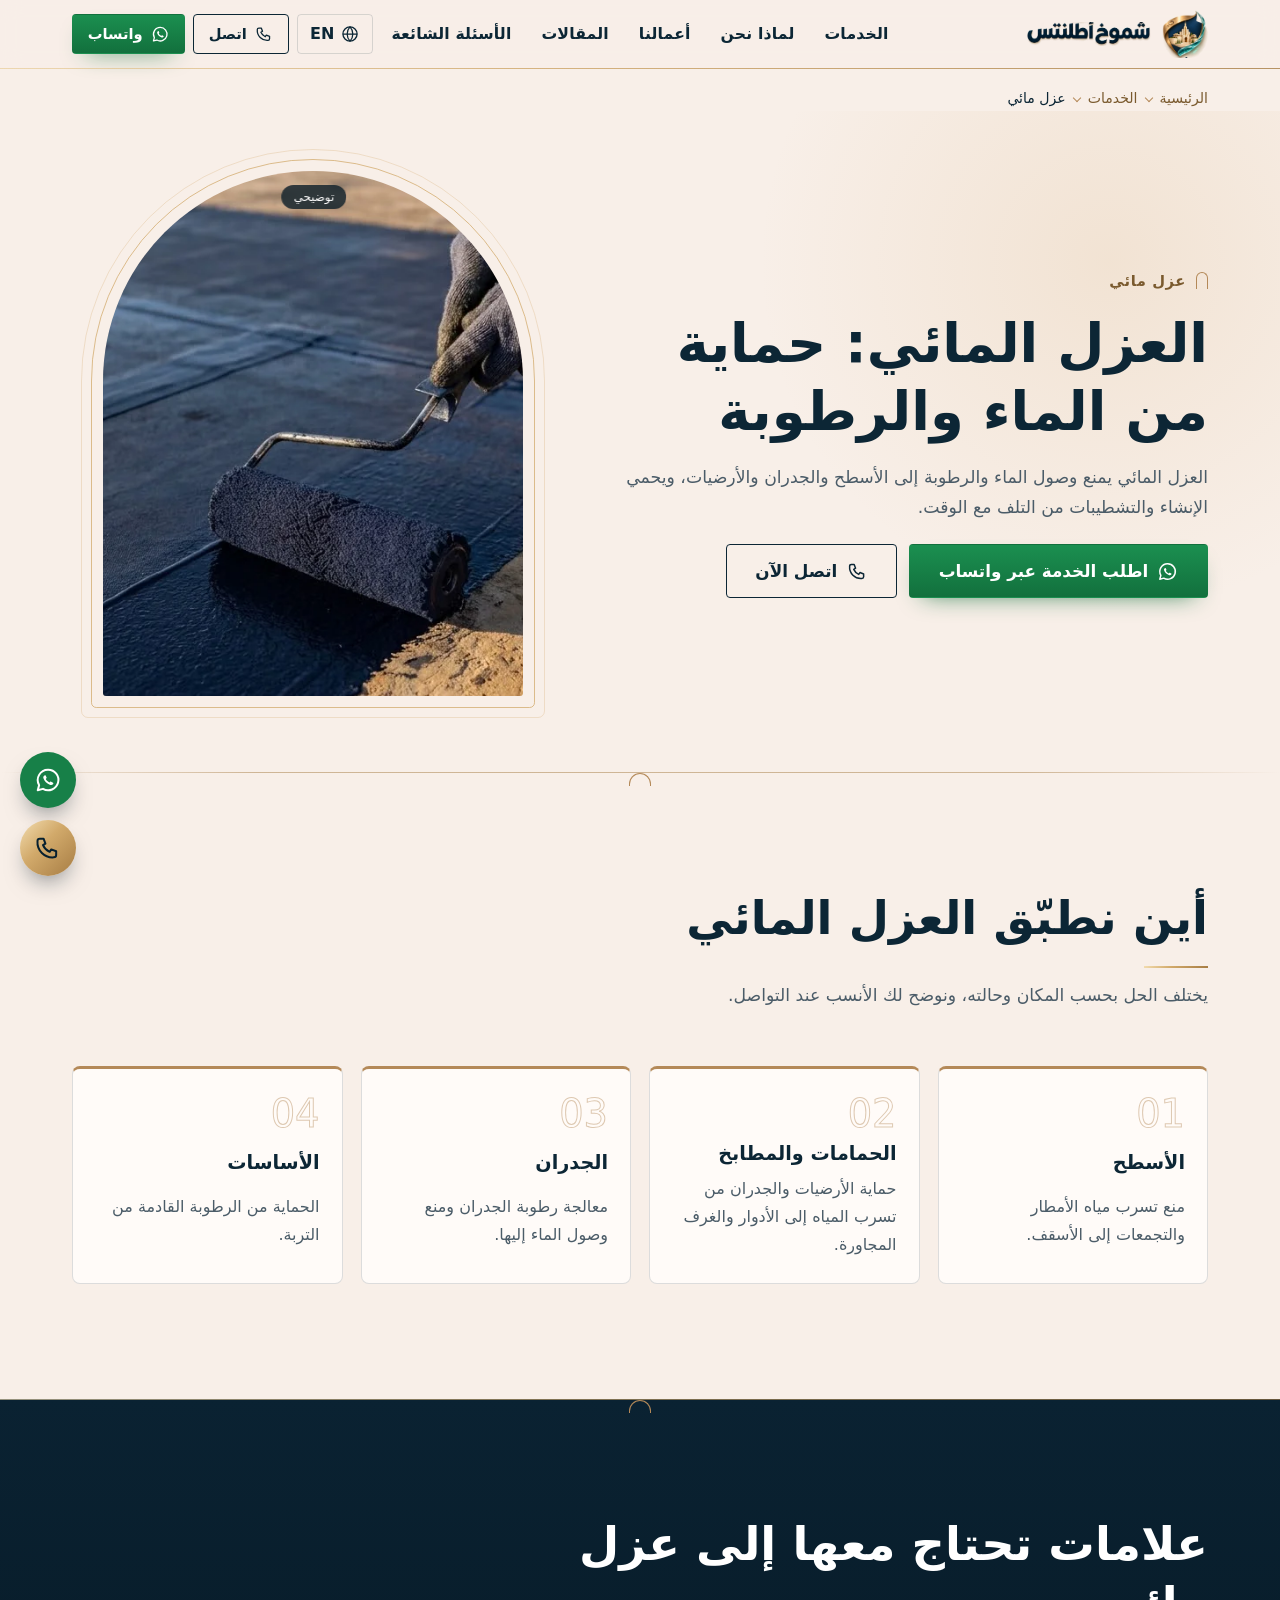
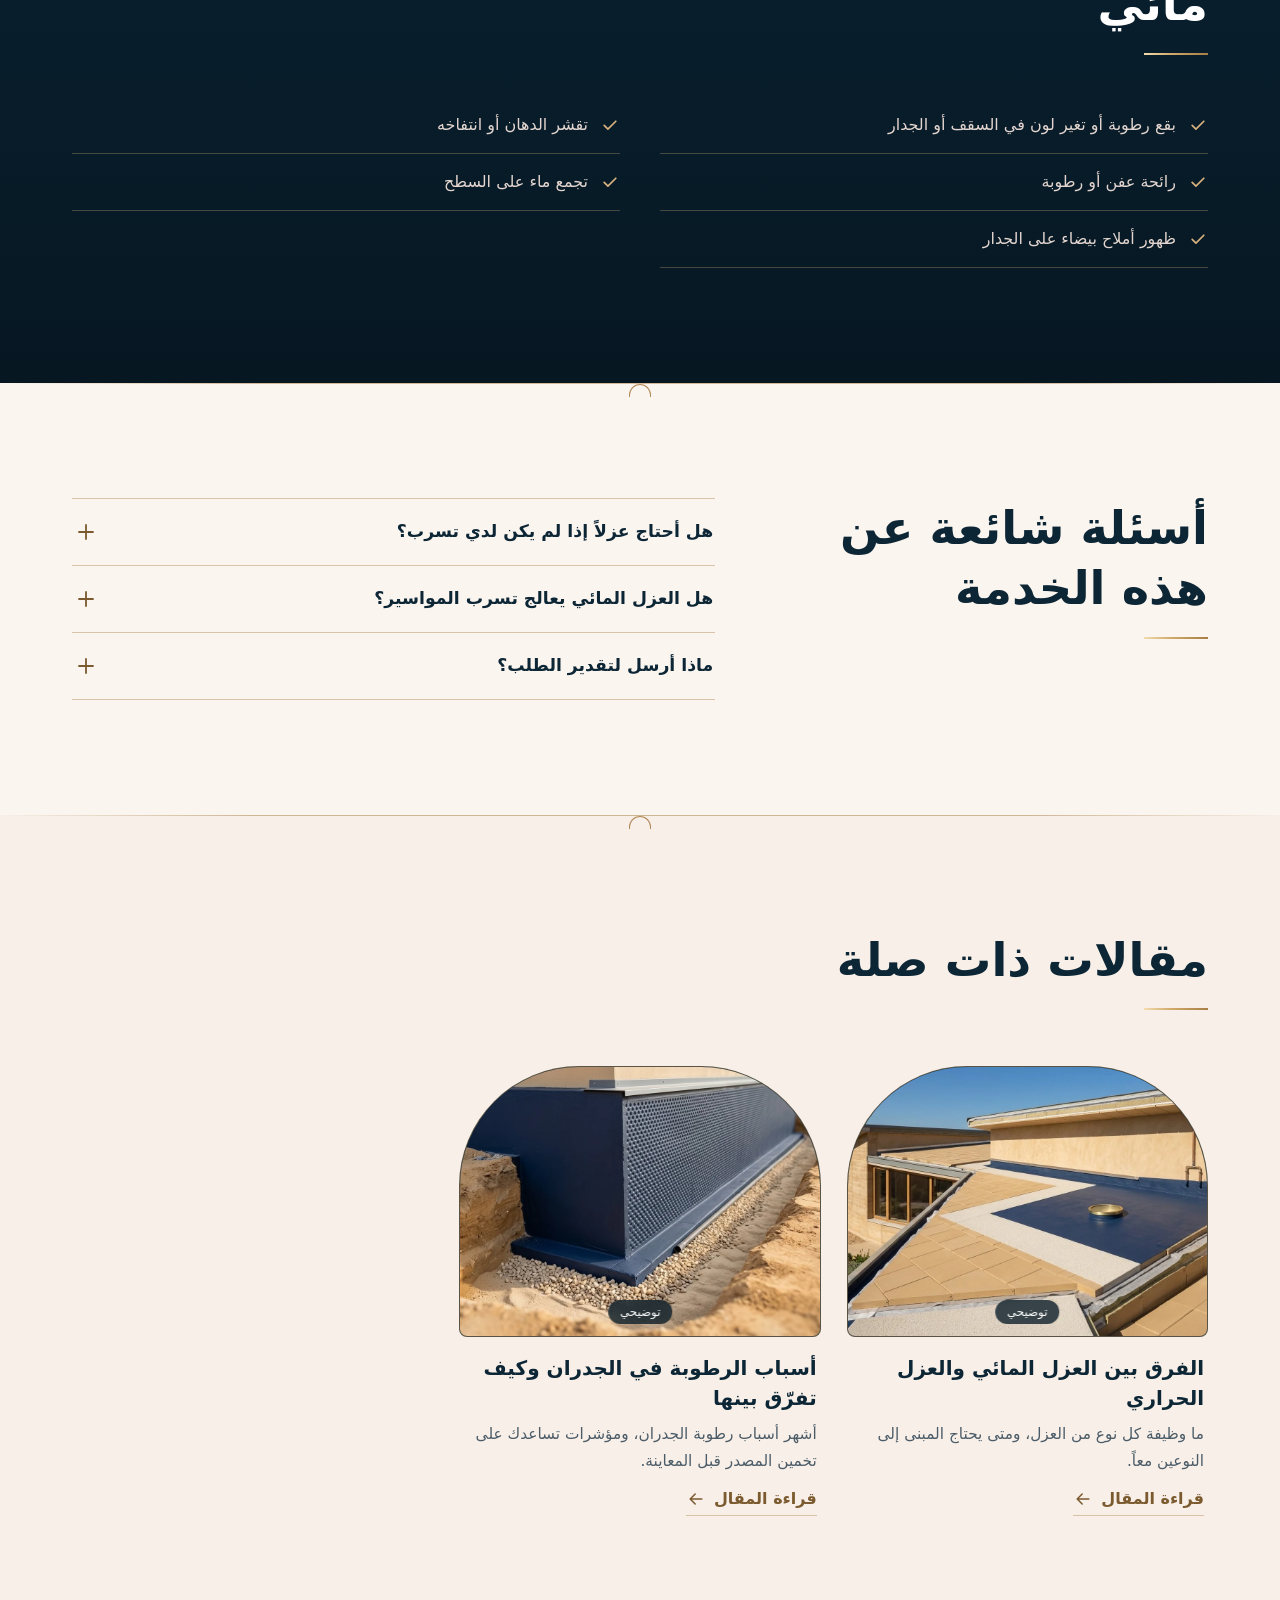
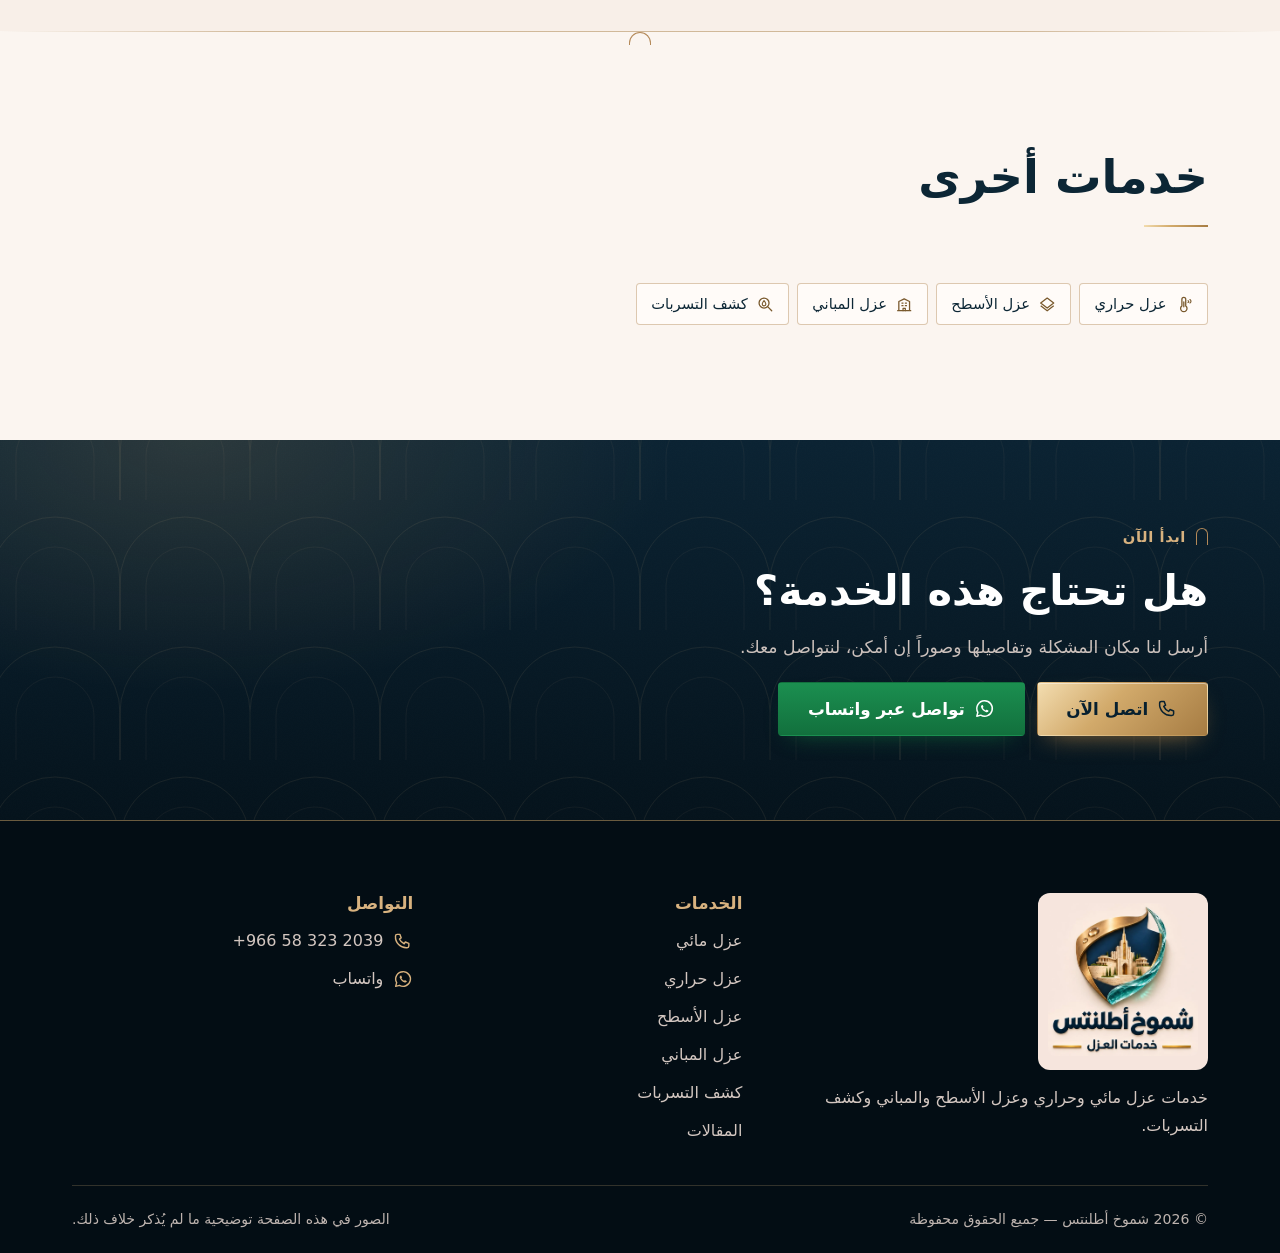
<file: waterproofing.html>
<!doctype html>
<html lang="ar" dir="rtl">
<head>
<meta charset="utf-8">
<meta name="viewport" content="width=device-width,initial-scale=1,viewport-fit=cover">
<title>العزل المائي | شموخ أطلنتس</title>
<meta name="description" content="خدمات العزل المائي للأسطح والحمامات والجدران والأساسات لمنع تسرب المياه والرطوبة. اطلب الخدمة عبر الاتصال أو واتساب.">
<meta name="theme-color" content="#061722">
<meta name="robots" content="index,follow">
<meta property="og:type" content="website">
<meta property="og:locale" content="ar_SA">
<meta property="og:title" content="العزل المائي | شموخ أطلنتس">
<meta property="og:description" content="خدمات العزل المائي للأسطح والحمامات والجدران والأساسات لمنع تسرب المياه والرطوبة. اطلب الخدمة عبر الاتصال أو واتساب.">
<meta property="og:image" content="assets/logo/og-image.jpg">
<meta name="twitter:card" content="summary_large_image">
<link rel="icon" type="image/png" sizes="64x64" href="assets/logo/favicon-64.png">
<link rel="apple-touch-icon" href="assets/logo/apple-touch-icon.png">
<script>document.documentElement.className+=" js"</script>
<link rel="stylesheet" href="css/style.css">
</head>
<body data-page="waterproofing">

<svg width="0" height="0" style="position:absolute" aria-hidden="true" focusable="false">
  <defs>
    <symbol id="i-phone" viewBox="0 0 24 24"><path d="M5 4h3.2l1.6 4.2-2.1 1.4a11 11 0 0 0 5.7 5.7l1.4-2.1L19 14.8V18a2 2 0 0 1-2 2A13 13 0 0 1 3 6a2 2 0 0 1 2-2Z" fill="none" stroke="currentColor" stroke-width="1.7" stroke-linejoin="round"/></symbol>
    <symbol id="i-wa" viewBox="0 0 24 24"><path d="M12 3.2a8.8 8.8 0 0 0-7.6 13.2L3.2 20.8l4.5-1.2A8.8 8.8 0 1 0 12 3.2Z" fill="none" stroke="currentColor" stroke-width="1.7" stroke-linejoin="round"/><path d="M9 8.2c.3-.5.8-.4 1 0l.8 1.7c.1.3 0 .5-.2.7l-.5.6c.8 1.5 1.8 2.3 3.2 3l.6-.6c.2-.2.5-.3.8-.1l1.6.9c.4.2.4.6.1 1-.5.8-1.4 1.1-2.4.8-2.9-.9-5.2-3.2-6-5.9-.2-.9.2-1.6 1-2.1Z" fill="currentColor"/></symbol>
    <symbol id="i-drop" viewBox="0 0 24 24"><path d="M12 3.5c3.2 4 5.6 7 5.6 10a5.6 5.6 0 0 1-11.2 0c0-3 2.4-6 5.6-10Z" fill="none" stroke="currentColor" stroke-width="1.7" stroke-linejoin="round"/><path d="M9.4 14.3a2.8 2.8 0 0 0 2 2.2" fill="none" stroke="currentColor" stroke-width="1.7" stroke-linecap="round"/></symbol>
    <symbol id="i-heat" viewBox="0 0 24 24"><path d="M9 14.2V5.5a2.5 2.5 0 0 1 5 0v8.7a4.2 4.2 0 1 1-5 0Z" fill="none" stroke="currentColor" stroke-width="1.7" stroke-linejoin="round"/><path d="M11.5 9v6.4" stroke="currentColor" stroke-width="1.7" stroke-linecap="round"/><path d="M17 7.5c1.2.6 1.2 1.8 0 2.4M19.5 6c1.8 1 1.8 3.4 0 4.4" fill="none" stroke="currentColor" stroke-width="1.5" stroke-linecap="round"/></symbol>
    <symbol id="i-roof" viewBox="0 0 24 24"><path d="M3.5 10.5 12 4l8.5 6.5L12 17 3.5 10.5Z" fill="none" stroke="currentColor" stroke-width="1.7" stroke-linejoin="round"/><path d="m3.5 14 8.5 6.5 8.5-6.5" fill="none" stroke="currentColor" stroke-width="1.7" stroke-linejoin="round"/></symbol>
    <symbol id="i-build" viewBox="0 0 24 24"><path d="M5 20.5V8.5l7-3.5 7 3.5v12M3.5 20.5h17" fill="none" stroke="currentColor" stroke-width="1.7" stroke-linejoin="round" stroke-linecap="round"/><path d="M9 10.5h1.5M13.5 10.5H15M9 14h1.5M13.5 14H15M10.5 20.5v-3h3v3" fill="none" stroke="currentColor" stroke-width="1.6" stroke-linecap="round" stroke-linejoin="round"/></symbol>
    <symbol id="i-chat" viewBox="0 0 24 24"><path d="M4 5.5h16v10H9.5L5.5 19v-3.5H4v-10Z" fill="none" stroke="currentColor" stroke-width="1.7" stroke-linejoin="round"/></symbol>
    <symbol id="i-form" viewBox="0 0 24 24"><path d="M6 3.5h9l3 3v14H6v-17Z" fill="none" stroke="currentColor" stroke-width="1.7" stroke-linejoin="round"/><path d="M9 11h6M9 14.5h6M9 7.5h3" stroke="currentColor" stroke-width="1.6" stroke-linecap="round"/></symbol>
    <symbol id="i-clock" viewBox="0 0 24 24"><circle cx="12" cy="12" r="8.5" fill="none" stroke="currentColor" stroke-width="1.7"/><path d="M12 7.5V12l3 2" fill="none" stroke="currentColor" stroke-width="1.7" stroke-linecap="round"/></symbol>
    <symbol id="i-search" viewBox="0 0 24 24"><circle cx="10.5" cy="10.5" r="6" fill="none" stroke="currentColor" stroke-width="1.7"/><path d="m15 15 5 5" stroke="currentColor" stroke-width="1.7" stroke-linecap="round"/></symbol>
    <symbol id="i-layers" viewBox="0 0 24 24"><path d="m12 4 8.5 4.5L12 13 3.5 8.5 12 4Z" fill="none" stroke="currentColor" stroke-width="1.7" stroke-linejoin="round"/><path d="m3.5 12.5 8.5 4.5 8.5-4.5" fill="none" stroke="currentColor" stroke-width="1.7" stroke-linejoin="round"/></symbol>
    <symbol id="i-handshake" viewBox="0 0 24 24"><path d="M4 12.5 8.5 8l3 1.5 3-1.5L20 12.5l-5 5.2-2.2-1.2-1.8 1.7L4 12.5Z" fill="none" stroke="currentColor" stroke-width="1.7" stroke-linejoin="round"/></symbol>
    <symbol id="i-leak" viewBox="0 0 24 24"><circle cx="10.5" cy="10.5" r="6.5" fill="none" stroke="currentColor" stroke-width="1.7"/><path d="m15.5 15.5 5 5" stroke="currentColor" stroke-width="1.7" stroke-linecap="round"/><path d="M10.5 7.4c1.6 2 2.4 3.2 2.4 4.4a2.4 2.4 0 0 1-4.8 0c0-1.2.8-2.4 2.4-4.4Z" fill="none" stroke="currentColor" stroke-width="1.5" stroke-linejoin="round"/></symbol>
    <symbol id="i-check" viewBox="0 0 24 24"><path d="m5 12.5 4.5 4.5L19 7.5" fill="none" stroke="currentColor" stroke-width="2" stroke-linecap="round" stroke-linejoin="round"/></symbol>
    <symbol id="i-plus" viewBox="0 0 24 24"><path d="M12 5v14M5 12h14" stroke="currentColor" stroke-width="1.8" stroke-linecap="round"/></symbol>
    <symbol id="i-close" viewBox="0 0 24 24"><path d="m6 6 12 12M18 6 6 18" stroke="currentColor" stroke-width="1.8" stroke-linecap="round"/></symbol>
    <symbol id="i-menu" viewBox="0 0 24 24"><path d="M4 7h16M4 12h16M4 17h16" stroke="currentColor" stroke-width="1.8" stroke-linecap="round"/></symbol>
    <symbol id="i-arrow" viewBox="0 0 24 24"><path d="M19 12H5m6-6-6 6 6 6" fill="none" stroke="currentColor" stroke-width="1.8" stroke-linecap="round" stroke-linejoin="round"/></symbol>
    <symbol id="i-chev" viewBox="0 0 24 24"><path d="m9 5 7 7-7 7" fill="none" stroke="currentColor" stroke-width="1.9" stroke-linecap="round" stroke-linejoin="round"/></symbol>
    <symbol id="i-quote" viewBox="0 0 24 24"><path d="M9 7H5.5v5H8c0 2-.8 3-2.5 3.5M18.5 7H15v5h2.5c0 2-.8 3-2.5 3.5" fill="none" stroke="currentColor" stroke-width="1.6" stroke-linecap="round" stroke-linejoin="round"/></symbol>
    <symbol id="i-pin" viewBox="0 0 24 24"><path d="M12 21s6.5-5.7 6.5-11A6.5 6.5 0 0 0 5.5 10C5.5 15.3 12 21 12 21Z" fill="none" stroke="currentColor" stroke-width="1.7" stroke-linejoin="round"/><circle cx="12" cy="10" r="2.3" fill="none" stroke="currentColor" stroke-width="1.7"/></symbol>
    <symbol id="i-insta" viewBox="0 0 24 24"><rect x="4" y="4" width="16" height="16" rx="4.5" fill="none" stroke="currentColor" stroke-width="1.7"/><circle cx="12" cy="12" r="3.6" fill="none" stroke="currentColor" stroke-width="1.7"/><circle cx="16.8" cy="7.2" r="1" fill="currentColor"/></symbol>
    <symbol id="i-x" viewBox="0 0 24 24"><path d="m5 5 14 14M19 5 5 19" stroke="currentColor" stroke-width="1.9" stroke-linecap="round"/></symbol>
    <symbol id="i-tiktok" viewBox="0 0 24 24"><path d="M14 4v10.2a3.6 3.6 0 1 1-3.6-3.6M14 4c.4 2.2 1.9 3.6 4.2 3.8" fill="none" stroke="currentColor" stroke-width="1.8" stroke-linecap="round" stroke-linejoin="round"/></symbol>
    <symbol id="i-snap" viewBox="0 0 24 24"><path d="M12 4.2c-2.6 0-4 1.9-4 4.2v2.2l-2.2.7 1.7 1.5c-.3 1-1 1.7-2 2.2 1 .4 2 .5 2.7 1 .3.7 1 1.2 1.8.9.6-.3 1.3-.4 2 0 .6.3 1.5 0 1.8-.9.8-.5 1.7-.6 2.7-1-1-.5-1.7-1.2-2-2.2l1.7-1.5-2.2-.7V8.4c0-2.3-1.4-4.2-4-4.2Z" fill="none" stroke="currentColor" stroke-width="1.6" stroke-linejoin="round"/></symbol>
    <symbol id="i-globe" viewBox="0 0 24 24"><circle cx="12" cy="12" r="8.5" fill="none" stroke="currentColor" stroke-width="1.6"/><path d="M3.5 12h17M12 3.5c2.4 2.5 3.4 5.3 3.4 8.5s-1 6-3.4 8.5c-2.4-2.5-3.4-5.3-3.4-8.5s1-6 3.4-8.5Z" fill="none" stroke="currentColor" stroke-width="1.5"/></symbol>
  </defs>
</svg>

<a class="skip" href="#main" data-i18n="a11y.skip">تخطي إلى المحتوى</a>

<!-- ============ الهيدر ============ -->
<header class="hdr" id="top">
  <div class="wrap hdr__in">
    <a class="brand" href="index.html" aria-label="شموخ أطلنتس – خدمات العزل" data-i18n-attr="aria-label:brand.alt">
      <img class="brand__emb" src="assets/logo/emblem.webp" alt="" width="455" height="479">
      <img class="brand__word" src="assets/logo/wordmark.webp" alt="شموخ أطلنتس – خدمات العزل" data-i18n-attr="alt:brand.alt" width="665" height="125">
    </a>
    <nav class="nav" id="nav" aria-label="التنقل الرئيسي" data-i18n-attr="aria-label:nav.aria">
      <a href="index.html#services" data-i18n="nav.services">الخدمات</a>
      <a href="index.html#why" data-i18n="nav.why">لماذا نحن</a>
      <a href="index.html#works" data-i18n="nav.works" data-section="gallery">أعمالنا</a>
      <a href="blog.html" data-i18n="nav.blog">المقالات</a>
      <a href="index.html#faq" data-i18n="nav.faq">الأسئلة الشائعة</a>
    </nav>
    <div class="hdr__act">
      <button class="lang" id="langBtn" type="button" aria-label="Switch to English" data-i18n-attr="aria-label:lang.aria"><svg class="ico" aria-hidden="true"><use href="#i-globe"/></svg><span data-i18n="lang.btn">EN</span></button>
      <a class="btn btn--line btn--sm hdr__call" href="#" data-call><svg class="ico" aria-hidden="true"><use href="#i-phone"/></svg><span data-i18n="hdr.call">اتصل</span></a>
      <a class="btn btn--wa btn--sm hdr__wa" href="#" data-wa target="_blank" rel="noopener"><svg class="ico" aria-hidden="true"><use href="#i-wa"/></svg><span data-i18n="hdr.wa">واتساب</span></a>
      <button class="burger" id="burger" type="button" aria-expanded="false" aria-controls="nav" aria-label="القائمة" data-i18n-attr="aria-label:hdr.menu"><svg class="ico ico--open" aria-hidden="true"><use href="#i-menu"/></svg><svg class="ico ico--close" aria-hidden="true"><use href="#i-close"/></svg></button>
    </div>
  </div>
</header>

<main id="main">
<div id="pageRoot" data-render="waterproofing"><nav class="crumbs wrap" aria-label="breadcrumb"><ol><li><a href="index.html">الرئيسية</a></li><li><a href="index.html#services">الخدمات</a></li><li><span aria-current="page">عزل مائي</span></li></ol></nav><section class="phero" data-anchor><div class="wrap phero__grid"><div class="phero__copy"><p class="eyebrow"><span class="eyebrow__mark" aria-hidden="true"></span><span>عزل مائي</span></p><h1>العزل المائي: حماية من الماء والرطوبة</h1><p class="lead">العزل المائي يمنع وصول الماء والرطوبة إلى الأسطح والجدران والأرضيات، ويحمي الإنشاء والتشطيبات من التلف مع الوقت.</p><div class="hero__cta"><a class="btn btn--wa btn--lg" href="#" target="_blank" rel="noopener" data-wa-service="1"><svg class="ico" aria-hidden="true"><use href="#i-wa"/></svg><span>اطلب الخدمة عبر واتساب</span></a><a class="btn btn--line btn--lg" href="#" data-call><svg class="ico" aria-hidden="true"><use href="#i-phone"/></svg><span>اتصل الآن</span></a></div></div><figure class="arch phero__art" data-illus><img src="assets/services/waterproofing.webp" alt="عزل مائي" width="768" height="597" fetchpriority="high" decoding="async"><figcaption class="tag">توضيحي</figcaption></figure></div></section><section class="sec" data-anchor><div class="wrap"><header class="sec__head"><h2>أين نطبّق العزل المائي</h2><p class="lead">يختلف الحل بحسب المكان وحالته، ونوضح لك الأنسب عند التواصل.</p></header><ul class="pgrid"><li class="pcard"><span class="pcard__no" aria-hidden="true">01</span><h3>الأسطح</h3><p>منع تسرب مياه الأمطار والتجمعات إلى الأسقف.</p></li><li class="pcard"><span class="pcard__no" aria-hidden="true">02</span><h3>الحمامات والمطابخ</h3><p>حماية الأرضيات والجدران من تسرب المياه إلى الأدوار والغرف المجاورة.</p></li><li class="pcard"><span class="pcard__no" aria-hidden="true">03</span><h3>الجدران</h3><p>معالجة رطوبة الجدران ومنع وصول الماء إليها.</p></li><li class="pcard"><span class="pcard__no" aria-hidden="true">04</span><h3>الأساسات</h3><p>الحماية من الرطوبة القادمة من التربة.</p></li></ul></div></section><section class="sec sec--ink" data-anchor><div class="wrap signs"><header class="sec__head"><h2>علامات تحتاج معها إلى عزل مائي</h2></header><ul class="ticks"><li><svg class="ico" aria-hidden="true"><use href="#i-check"/></svg><span>بقع رطوبة أو تغير لون في السقف أو الجدار</span></li><li><svg class="ico" aria-hidden="true"><use href="#i-check"/></svg><span>تقشر الدهان أو انتفاخه</span></li><li><svg class="ico" aria-hidden="true"><use href="#i-check"/></svg><span>رائحة عفن أو رطوبة</span></li><li><svg class="ico" aria-hidden="true"><use href="#i-check"/></svg><span>تجمع ماء على السطح</span></li><li><svg class="ico" aria-hidden="true"><use href="#i-check"/></svg><span>ظهور أملاح بيضاء على الجدار</span></li></ul></div></section><section class="sec sec--sand2" data-anchor><div class="wrap faq"><header class="sec__head"><h2>أسئلة شائعة عن هذه الخدمة</h2></header><div class="acc"><div class="acc__item"><h3><button type="button" class="acc__q" id="pq1" aria-expanded="false" aria-controls="pa1"><span>هل أحتاج عزلاً إذا لم يكن لدي تسرب؟</span><svg class="ico" aria-hidden="true"><use href="#i-plus"/></svg></button></h3><div class="acc__a" id="pa1" role="region" aria-labelledby="pq1"><div><p>في الأماكن المعرضة للماء، العزل قبل التشطيب أفضل من المعالجة بعد ظهور المشكلة.</p></div></div></div><div class="acc__item"><h3><button type="button" class="acc__q" id="pq2" aria-expanded="false" aria-controls="pa2"><span>هل العزل المائي يعالج تسرب المواسير؟</span><svg class="ico" aria-hidden="true"><use href="#i-plus"/></svg></button></h3><div class="acc__a" id="pa2" role="region" aria-labelledby="pq2"><div><p>لا. تسرب المواسير يحتاج كشفاً وإصلاحاً. راجع صفحة كشف التسربات إن لم تكن متأكداً من المصدر.</p></div></div></div><div class="acc__item"><h3><button type="button" class="acc__q" id="pq3" aria-expanded="false" aria-controls="pa3"><span>ماذا أرسل لتقدير الطلب؟</span><svg class="ico" aria-hidden="true"><use href="#i-plus"/></svg></button></h3><div class="acc__a" id="pa3" role="region" aria-labelledby="pq3"><div><p>نوع المكان، المساحة التقريبية، وصور واضحة للمشكلة إن وجدت.</p></div></div></div></div></div></section><section class="sec" data-anchor><div class="wrap"><header class="sec__head"><h2>مقالات ذات صلة</h2></header><div class="acards"><a class="acard" href="article-waterproof-vs-thermal.html"><figure class="acard__img" data-illus><img src="assets/projects/roof-house.webp" alt="" width="768" height="576" loading="lazy" decoding="async"><figcaption class="tag">توضيحي</figcaption></figure><div class="acard__b"><h3>الفرق بين العزل المائي والعزل الحراري</h3><p>ما وظيفة كل نوع من العزل، ومتى يحتاج المبنى إلى النوعين معاً.</p><span class="acard__more">قراءة المقال<svg class="ico ico--dir" aria-hidden="true"><use href="#i-arrow"/></svg></span></div></a><a class="acard" href="article-wall-dampness-causes.html"><figure class="acard__img" data-illus><img src="assets/projects/building-foundation.webp" alt="" width="768" height="576" loading="lazy" decoding="async"><figcaption class="tag">توضيحي</figcaption></figure><div class="acard__b"><h3>أسباب الرطوبة في الجدران وكيف تفرّق بينها</h3><p>أشهر أسباب رطوبة الجدران، ومؤشرات تساعدك على تخمين المصدر قبل المعاينة.</p><span class="acard__more">قراءة المقال<svg class="ico ico--dir" aria-hidden="true"><use href="#i-arrow"/></svg></span></div></a></div></div></section><section class="sec sec--sand2 others" data-anchor><div class="wrap"><header class="sec__head"><h2>خدمات أخرى</h2></header><ul class="hero__chips"><li><a href="thermal-insulation.html"><svg class="ico" aria-hidden="true"><use href="#i-heat"/></svg><span>عزل حراري</span></a></li><li><a href="roof-insulation.html"><svg class="ico" aria-hidden="true"><use href="#i-roof"/></svg><span>عزل الأسطح</span></a></li><li><a href="building-insulation.html"><svg class="ico" aria-hidden="true"><use href="#i-build"/></svg><span>عزل المباني</span></a></li><li><a href="leak-detection.html"><svg class="ico" aria-hidden="true"><use href="#i-leak"/></svg><span>كشف التسربات</span></a></li></ul></div></section><section class="cta cta--page" data-anchor><div class="wrap"><div class="cta__copy"><p class="eyebrow eyebrow--light"><span class="eyebrow__mark" aria-hidden="true"></span><span>ابدأ الآن</span></p><h2>هل تحتاج هذه الخدمة؟</h2><p class="lead">أرسل لنا مكان المشكلة وتفاصيلها وصوراً إن أمكن، لنتواصل معك.</p><div class="cta__btns"><a class="btn btn--brass btn--lg" href="#" data-call><svg class="ico" aria-hidden="true"><use href="#i-phone"/></svg><span>اتصل الآن</span></a><a class="btn btn--wa btn--lg" href="#" target="_blank" rel="noopener" data-wa-service="1"><svg class="ico" aria-hidden="true"><use href="#i-wa"/></svg><span>تواصل عبر واتساب</span></a></div></div></div></section></div>
</main>

<!-- ============ الفوتر ============ -->
<footer class="foot">
  <div class="wrap foot__grid">
    <div class="foot__brand">
      <div class="plaque"><img src="assets/logo/logo-full.webp" alt="شموخ أطلنتس – خدمات العزل" data-i18n-attr="alt:brand.alt" width="685" height="700" loading="lazy" decoding="async"></div>
      <p data-i18n="foot.about">خدمات عزل مائي وحراري وعزل الأسطح والمباني وكشف التسربات.</p>
    </div>
    <div>
      <h3 data-i18n="foot.services">الخدمات</h3>
      <ul class="foot__list">
        <li><a href="index.html#svc-1" data-i18n="svc.1.name">عزل مائي</a></li>
        <li><a href="index.html#svc-2" data-i18n="svc.2.name">عزل حراري</a></li>
        <li><a href="index.html#svc-3" data-i18n="svc.3.name">عزل الأسطح</a></li>
        <li><a href="index.html#svc-4" data-i18n="svc.4.name">عزل المباني</a></li>
        <li><a href="index.html#svc-5" data-i18n="svc.5.name">كشف التسربات</a></li>
        <li><a href="blog.html" data-i18n="nav.blog">المقالات</a></li>
      </ul>
    </div>
    <div>
      <h3 data-i18n="foot.contact">التواصل</h3>
      <ul class="foot__list" id="footContact">
        <li><a href="#" data-call><svg class="ico" aria-hidden="true"><use href="#i-phone"/></svg><span dir="ltr" data-phone-text></span></a></li>
        <li><a href="#" data-wa target="_blank" rel="noopener"><svg class="ico" aria-hidden="true"><use href="#i-wa"/></svg><span data-i18n="hdr.wa">واتساب</span></a></li>
        <li data-if="email"><a href="#" data-email><span data-email-text dir="ltr"></span></a></li>
        <li data-if="address"><svg class="ico" aria-hidden="true"><use href="#i-pin"/></svg><span data-address-text></span></li>
        <li data-if="hours"><svg class="ico" aria-hidden="true"><use href="#i-clock"/></svg><span data-hours-text></span></li>
      </ul>
      <div class="social" id="social"></div>
    </div>
  </div>
  <div class="wrap foot__bottom">
    <p>© <span id="year"></span> <span data-company-name></span> — <span data-i18n="foot.rights">جميع الحقوق محفوظة</span></p>
    <p class="foot__note" data-i18n="foot.note" data-illus-only>الصور في هذه الصفحة توضيحية ما لم يُذكر خلاف ذلك.</p>
  </div>
</footer>

<!-- أزرار عايمة (ديسكتوب) -->
<div class="float" aria-label="contact">
  <a class="float__btn float__btn--wa" href="#" data-wa target="_blank" rel="noopener" aria-label="واتساب" data-i18n-attr="aria-label:float.wa"><svg class="ico" aria-hidden="true"><use href="#i-wa"/></svg></a>
  <a class="float__btn float__btn--call" href="#" data-call aria-label="اتصل بنا" data-i18n-attr="aria-label:float.call"><svg class="ico" aria-hidden="true"><use href="#i-phone"/></svg></a>
</div>

<!-- شريط سفلي ثابت (موبايل) -->
<div class="mbar">
  <a class="mbar__btn mbar__btn--call" href="#" data-call><svg class="ico" aria-hidden="true"><use href="#i-phone"/></svg><span data-i18n="mobile.call">اتصل</span></a>
  <a class="mbar__btn mbar__btn--wa" href="#" data-wa target="_blank" rel="noopener"><svg class="ico" aria-hidden="true"><use href="#i-wa"/></svg><span data-i18n="mobile.wa">واتساب</span></a>
</div>

<script src="js/config.js"></script>
<script src="js/translations.js"></script>
<script src="js/pages.js"></script>
<script src="js/main.js"></script>
</body>
</html>
</file>
<file: css/style.css>
/* =========================================================
   شموخ أطلنتس — "حجر وبرونز"
   فاتح كريمي + حبر كحلي + برونز. أقواس معمارية، خطوط رفيعة، زوايا حادة نسبياً.
   ========================================================= */

/* ---- الخطوط (اختياري) ----
   لتفعيل خطوط الهوية: حمّل ملفات WOFF2 للخطين الآتيين (ترخيص OFL) وضعها في assets/fonts/
   ثم فعّل الأسطر التالية (شيل علامات التعليق):

@font-face{font-family:"IBM Plex Sans Arabic";font-weight:400;font-display:swap;src:url("../assets/fonts/IBMPlexSansArabic-Regular.woff2") format("woff2")}
@font-face{font-family:"IBM Plex Sans Arabic";font-weight:600;font-display:swap;src:url("../assets/fonts/IBMPlexSansArabic-SemiBold.woff2") format("woff2")}
@font-face{font-family:"Reem Kufi";font-weight:600;font-display:swap;src:url("../assets/fonts/ReemKufi-SemiBold.woff2") format("woff2")}
*/

:root{
  --sand:#F6E5DD;      /* خلفية اللوجو */
  --sand-2:#FBF2EC;
  --paper:#FFFBF8;
  --ink:#0C2635;       /* كحلي اللوجو */
  --ink-2:#163A52;
  --ink-deep:#081B27;
  --brass:#B48958;     /* برونز اللوجو */
  --brass-lt:#D8B27F;
  --brass-dk:#7A5A2E;  /* برونز للنصوص على الفاتح */
  --wa:#178048;
  --wa-dk:#116637;
  --muted:#4B5C68;
  --line:rgba(12,38,53,.14);
  --line-brass:rgba(180,137,88,.45);
  --shadow:0 28px 50px -28px rgba(12,38,53,.45);
  --r:4px;
  --f-body:"IBM Plex Sans Arabic","Noto Sans Arabic","Segoe UI","Helvetica Neue",Tahoma,system-ui,sans-serif;
  --f-head:"Reem Kufi","Noto Kufi Arabic","IBM Plex Sans Arabic","Segoe UI",Tahoma,system-ui,sans-serif;
  --hdr-h:68px;
}
html[lang="en"]{
  --f-body:"IBM Plex Sans","Inter","Segoe UI","Helvetica Neue",Arial,system-ui,sans-serif;
  --f-head:"Reem Kufi","IBM Plex Sans","Segoe UI","Helvetica Neue",Arial,system-ui,sans-serif;
}

*,*::before,*::after{box-sizing:border-box}
html{-webkit-text-size-adjust:100%;scroll-behavior:smooth;scroll-padding-top:calc(var(--hdr-h) + 12px)}
body{margin:0;font-family:var(--f-body);font-size:1rem;line-height:1.75;color:var(--ink);background:var(--sand);overflow-x:hidden;-webkit-font-smoothing:antialiased}
img{display:block;max-width:100%;height:auto}
a{color:inherit}
h1,h2,h3{font-family:var(--f-head);font-weight:600;line-height:1.3;margin:0}
p{margin:0}
ul,ol{margin:0;padding:0;list-style:none}
button,input,select,textarea{font:inherit;color:inherit}
button{cursor:pointer}
:focus-visible{outline:2px solid var(--brass-dk);outline-offset:3px}
.sec--ink :focus-visible,.cta :focus-visible,.foot :focus-visible,.trust :focus-visible{outline-color:var(--brass-lt)}

.wrap{width:100%;max-width:1200px;margin-inline:auto;padding-inline:clamp(16px,4vw,32px)}
.skip{position:absolute;inset-inline-start:12px;top:-60px;background:var(--ink);color:var(--sand);padding:10px 16px;border-radius:var(--r);z-index:100;text-decoration:none}
.skip:focus{top:10px}
.ico{width:1.25em;height:1.25em;flex:none}
html[dir="ltr"] .ico--dir{transform:scaleX(-1)}

/* ---------- أزرار ---------- */
.btn{display:inline-flex;align-items:center;justify-content:center;gap:.55em;min-height:46px;padding:.55em 1.3em;border:1.5px solid transparent;border-radius:var(--r);font-family:var(--f-head);font-weight:600;font-size:1rem;line-height:1.2;text-decoration:none;transition:background-color .2s,color .2s,border-color .2s,transform .2s}
.btn--sm{min-height:40px;padding:.4em 1em;font-size:.92rem}
.btn--lg{min-height:54px;padding:.7em 1.7em;font-size:1.05rem}
.btn--block{width:100%}
.btn--navy{background:var(--ink);color:var(--sand)}
.btn--navy:hover{background:var(--ink-2)}
.btn--line{border-color:var(--ink);color:var(--ink);background:transparent}
.btn--line:hover{background:var(--ink);color:var(--sand)}
.btn--wa{background:var(--wa);color:#fff}
.btn--wa:hover{background:var(--wa-dk)}
.btn--brass{background:var(--brass-lt);color:var(--ink)}
.btn--brass:hover{background:#e6c496}
.btn:active{transform:translateY(1px)}

/* ---------- هيدر ---------- */
.hdr{position:sticky;top:0;z-index:50;background:rgba(246,229,221,.92);-webkit-backdrop-filter:blur(10px);backdrop-filter:blur(10px);border-bottom:1px solid var(--line-brass)}
.hdr__in{display:flex;align-items:center;gap:16px;min-height:var(--hdr-h)}
.brand{display:flex;align-items:center;gap:10px;text-decoration:none;margin-inline-end:auto}
.brand__emb{height:48px;width:auto}
.brand__word{height:24px;width:auto}
.nav{display:flex;gap:26px;font-family:var(--f-head);font-weight:600;font-size:.98rem}
.nav a{text-decoration:none;padding:6px 2px;border-bottom:1.5px solid transparent;transition:border-color .2s,color .2s}
.nav a:hover{border-color:var(--brass);color:var(--brass-dk)}
.hdr__act{display:flex;align-items:center;gap:8px}
.lang{display:inline-flex;align-items:center;gap:6px;min-height:40px;padding:0 12px;border:1px solid var(--line);border-radius:var(--r);background:transparent;font-family:var(--f-head);font-weight:600}
.lang:hover{border-color:var(--brass)}
.burger{display:none;align-items:center;justify-content:center;width:42px;height:40px;border:1px solid var(--line);border-radius:var(--r);background:transparent}
.burger .ico--close{display:none}
.burger[aria-expanded="true"] .ico--open{display:none}
.burger[aria-expanded="true"] .ico--close{display:block}

/* ---------- عناصر مشتركة ---------- */
.eyebrow{display:flex;align-items:center;gap:10px;font-family:var(--f-head);font-weight:600;font-size:.92rem;color:var(--brass-dk)}
.eyebrow--light{color:var(--brass-lt)}
.eyebrow__mark{width:12px;height:17px;border:1.5px solid currentColor;border-bottom:0;border-radius:7px 7px 0 0;flex:none}
.lead{color:var(--muted);font-size:1.08rem;max-width:60ch}
.tag{position:absolute;z-index:2;inset-inline-start:12px;bottom:12px;padding:2px 12px;border-radius:999px;background:rgba(8,27,39,.78);color:#fff;font-size:.74rem;line-height:1.7;-webkit-backdrop-filter:blur(4px);backdrop-filter:blur(4px)}
.badge{display:inline-grid;place-items:center;width:50px;height:54px;border:1.5px solid var(--brass);border-radius:25px 25px 6px 6px;background:var(--paper);color:var(--ink)}
.badge .ico{width:26px;height:26px}
.badge--ink{background:transparent;color:var(--brass-lt);border-color:var(--brass)}
[hidden]{display:none!important}

/* ---------- هيرو ---------- */
.hero{position:relative;padding-block:clamp(28px,5vw,64px) clamp(36px,4vw,56px);overflow:hidden}
.hero::before{content:"";position:absolute;inset-inline-start:-12%;top:-30%;width:60vw;max-width:760px;aspect-ratio:1;border-radius:50%;background:radial-gradient(closest-side,rgba(216,178,127,.2),transparent);pointer-events:none}
.hero__grid{position:relative;display:grid;gap:36px;align-items:center}
.hero__copy{display:grid;gap:18px;justify-items:start}
.hero h1{font-size:clamp(2.3rem,7.2vw,4.5rem);line-height:1.22}
.hero h1 em{font-style:normal;color:var(--brass-dk);background:linear-gradient(var(--brass-lt),var(--brass-lt)) 0 92%/100% 6px no-repeat}
.hero__cta{display:flex;flex-wrap:wrap;gap:12px;margin-top:6px}
.hero__chips{display:flex;flex-wrap:wrap;gap:8px;margin-top:8px}
.hero__chips a{display:inline-flex;align-items:center;gap:8px;padding:7px 14px;border:1px solid var(--line);border-radius:var(--r);background:rgba(255,251,248,.6);text-decoration:none;font-size:.92rem;transition:border-color .2s,background-color .2s}
.hero__chips a:hover{border-color:var(--brass);background:var(--paper)}
.hero__chips .ico{color:var(--brass-dk)}
.hero__visual{position:relative}
.arch{position:relative;margin:0 auto;width:min(100%,520px);aspect-ratio:5/4;border-radius:999px 999px 14px 14px}
.arch::before{content:"";position:absolute;inset:-9px;border:1px solid var(--line-brass);border-radius:999px 999px 22px 22px;pointer-events:none}
.arch img{width:100%;height:100%;object-fit:cover;border-radius:inherit}
.arch .tag{inset-inline-start:50%;bottom:auto;top:14px;transform:translateX(-50%)}
html[dir="rtl"] .arch .tag{transform:translateX(50%)}
.hero__formwrap{position:relative;z-index:3}
.form--bar{margin-top:-52px;margin-inline:10px}

/* ---------- فورم ---------- */
.form{display:grid;gap:14px;padding:24px 22px;background:var(--paper);border:1px solid var(--line);border-top:3px solid var(--brass);border-radius:8px;box-shadow:var(--shadow);color:var(--ink)}
.form__title{font-size:1.45rem}
.form__sub{color:var(--muted);font-size:.95rem;margin-top:-8px}
.field{display:grid;gap:5px;min-width:0}
.field--row{display:grid;gap:14px}
.field label{font-size:.88rem;font-weight:600}
.field input,.field select{height:46px}
.field input,.field select,.field textarea{width:100%;min-height:46px;padding:9px 12px;border:1px solid rgba(12,38,53,.28);border-radius:var(--r);background:#fff;transition:border-color .2s,box-shadow .2s}
.field textarea{resize:vertical;min-height:84px}
.field input:focus,.field select:focus,.field textarea:focus{outline:none;border-color:var(--brass-dk);box-shadow:0 0 0 3px rgba(180,137,88,.3)}
.field.is-bad input,.field.is-bad select{border-color:#B3261E}
.field__err{min-height:0;color:#B3261E;font-size:.82rem}
.form__hint{font-size:.82rem;color:var(--muted);text-align:center}
.form__fallback{justify-self:center;font-size:.9rem;color:var(--brass-dk);font-weight:600}

/* ---------- شريط الثقة ---------- */
.trust{background:var(--ink);color:var(--sand)}
.trust__grid{display:grid;grid-template-columns:1fr 1fr;gap:0}
.trust__item{display:flex;align-items:center;gap:12px;padding:18px 8px;border-bottom:1px solid rgba(216,178,127,.22)}
.trust__item:nth-child(odd){border-inline-end:1px solid rgba(216,178,127,.22)}
.trust__item:nth-last-child(-n+2){border-bottom:0}
.trust__item .ico{width:30px;height:30px;color:var(--brass-lt)}
.trust__item div{display:grid;line-height:1.5}
.trust__item strong{font-family:var(--f-head);font-weight:600;font-size:.98rem}
.trust__item span{font-size:.82rem;opacity:.78}
.trust__item>div{padding-inline-start:2px}

/* ---------- أقسام ---------- */
.sec{position:relative;padding-block:clamp(56px,8vw,104px)}
.sec::before{content:"";position:absolute;inset-inline:0;top:0;height:1px;background:linear-gradient(90deg,transparent,var(--line-brass) 18%,var(--line-brass) 82%,transparent)}
.sec::after{content:"";position:absolute;top:1px;inset-inline-start:50%;width:22px;height:13px;margin-inline-start:-11px;border:1px solid var(--brass);border-bottom:0;border-radius:11px 11px 0 0}
.sec--sand2{background:var(--sand-2)}
.sec--ink{background:var(--ink) url("../assets/backgrounds/arches.svg") center top/260px auto repeat;color:var(--sand)}
.sec--ink .lead{color:rgba(246,229,221,.8)}
.sec--ink .eyebrow{color:var(--brass-lt)}
.sec__head{display:grid;gap:12px;justify-items:start;margin-bottom:clamp(32px,5vw,56px)}
.sec__head--center{justify-items:center;text-align:center}
.sec h2{font-size:clamp(1.8rem,4.6vw,2.9rem);line-height:1.3;max-width:20ch}
.sec__head--center h2{max-width:26ch}

/* ---------- الخدمات ---------- */
.svc__grid{display:grid;gap:44px 32px}
.svc{display:grid;align-content:start}
.svc__img{position:relative;margin:0;aspect-ratio:9/7;border-radius:999px 999px 12px 12px;overflow:hidden;border:1px solid var(--line-brass)}
.svc__img img{width:100%;height:100%;object-fit:cover;transition:transform .8s cubic-bezier(.2,.7,.2,1)}
.svc:hover .svc__img img{transform:scale(1.04)}
.svc__img .tag{inset-inline-start:50%;transform:translateX(50%);bottom:14px}
html[dir="ltr"] .svc__img .tag{transform:translateX(-50%)}
.svc__body{position:relative;display:grid;gap:10px;justify-items:start;padding-top:0;margin-top:-26px;padding-inline:6px}
.svc__body .badge{margin-inline-start:18px}
.svc__no{position:absolute;inset-inline-end:8px;top:30px;font-family:var(--f-head);font-size:3rem;line-height:1;color:transparent;-webkit-text-stroke:1px var(--line-brass)}
.svc h3{font-size:1.45rem;margin-top:4px}
.svc p{color:var(--muted);max-width:44ch}
.svc .btn{margin-top:6px}

/* ---------- لماذا نحن ---------- */
.why{display:grid;gap:12px}
.why__list{display:grid;gap:28px 36px}
.why__item{display:grid;gap:10px;justify-items:start;padding-top:22px;border-top:1px solid rgba(216,178,127,.35)}
.why__item h3{font-size:1.25rem;color:#fff}
.why__item p{color:rgba(246,229,221,.78);max-width:40ch}

/* ---------- الخطوات ---------- */
.steps{display:grid;gap:34px 24px;margin-top:8px}
.step{position:relative;padding-top:30px;border-top:1px solid var(--line-brass);display:grid;gap:6px}
.step__no{position:absolute;top:-19px;inset-inline-start:0;display:grid;place-items:center;width:38px;height:38px;border-radius:50%;background:var(--ink);color:var(--brass-lt);font-family:var(--f-head);font-weight:600;border:3px solid var(--sand)}
.step h3{font-size:1.2rem}
.step p{color:var(--muted)}

/* ---------- المعرض ---------- */
.filters{display:flex;flex-wrap:wrap;gap:8px;margin-bottom:26px}
.chip{min-height:40px;padding:6px 16px;border:1px solid var(--line);border-radius:999px;background:transparent;font-family:var(--f-head);font-weight:600;font-size:.92rem;transition:background-color .2s,color .2s,border-color .2s}
.chip:hover{border-color:var(--brass)}
.chip.is-on{background:var(--ink);color:var(--sand);border-color:var(--ink)}
.gallery{display:grid;grid-template-columns:1fr 1fr;gap:10px}
.g-item{position:relative}
.g-btn{position:relative;display:block;width:100%;padding:0;border:0;border-radius:8px;overflow:hidden;background:var(--ink);aspect-ratio:1/1}
.g-btn img{width:100%;height:100%;object-fit:cover;transition:transform .7s cubic-bezier(.2,.7,.2,1)}
.g-btn:hover img{transform:scale(1.06)}
.g-btn::after{content:"";position:absolute;inset:auto 0 0 0;height:55%;background:linear-gradient(transparent,rgba(8,27,39,.82));pointer-events:none}
.g-cap{position:absolute;z-index:2;inset-inline:12px;bottom:10px;color:#fff;font-family:var(--f-head);font-size:.95rem;line-height:1.4;text-align:start}
.g-btn .tag{inset-inline-start:auto;inset-inline-end:10px;top:10px;bottom:auto}

.lb{border:0;padding:0;background:transparent;max-width:100vw;max-height:100vh;width:100vw;height:100vh;color:#fff}
.lb::backdrop{background:rgba(6,20,30,.93)}
.lb__inner{position:relative;display:flex;align-items:center;justify-content:center;gap:8px;width:100%;height:100%;padding:56px 10px 20px}
.lb__fig{position:relative;margin:0;display:grid;gap:10px;justify-items:center;max-width:min(92vw,1100px)}
.lb__fig img{max-height:74vh;width:auto;max-width:100%;border-radius:8px;object-fit:contain}
.lb__fig figcaption{font-family:var(--f-head);text-align:center}
.lb__fig .tag{inset-inline-start:12px;top:12px;bottom:auto}
.lb__btn{display:grid;place-items:center;width:46px;height:46px;flex:none;border:1px solid rgba(255,255,255,.35);border-radius:50%;background:rgba(255,255,255,.08);color:#fff}
.lb__btn:hover{background:rgba(255,255,255,.2)}
.lb__close{position:absolute;top:12px;inset-inline-end:12px}
@media (max-width:639px){.lb__inner{flex-wrap:wrap;align-content:center;gap:18px 22px}.lb__fig{order:1;width:100%;max-width:100%}.lb__prev{order:2}.lb__next{order:3}}
html[dir="rtl"] .lb__next .ico,html[dir="ltr"] .lb__prev .ico{transform:scaleX(-1)}

/* ---------- آراء العملاء ---------- */
.testi{display:grid;gap:16px}
.testi__slot{display:grid;justify-items:center;gap:8px;text-align:center;padding:34px 22px;border:1.5px dashed var(--line-brass);border-radius:10px;color:var(--muted)}
.testi__slot .ico{width:34px;height:34px;color:var(--brass)}
.testi__slot strong{font-family:var(--f-head);color:var(--ink)}

/* ---------- الأسئلة ---------- */
.faq{display:grid;gap:8px}
.acc{border-top:1px solid var(--line-brass)}
.acc__item{border-bottom:1px solid var(--line-brass)}
.acc__q{display:flex;align-items:center;justify-content:space-between;gap:16px;width:100%;padding:20px 2px;border:0;background:transparent;text-align:start;font-family:var(--f-head);font-weight:600;font-size:1.08rem;line-height:1.5}
.acc__q .ico{width:24px;height:24px;color:var(--brass-dk);transition:transform .3s}
.acc__q[aria-expanded="true"] .ico{transform:rotate(45deg)}
.acc__a{display:grid;grid-template-rows:0fr;transition:grid-template-rows .35s ease}
.acc__a>div{overflow:hidden;visibility:hidden;transition:visibility .35s}
.acc__a.is-open>div{visibility:visible}
.acc__a.is-open{grid-template-rows:1fr}
.acc__a p{padding:0 2px 22px;color:var(--muted);max-width:62ch}

/* ---------- CTA ---------- */
.cta{position:relative;padding-block:clamp(56px,8vw,100px);background:var(--ink-deep) url("../assets/backgrounds/arches.svg") center/260px auto repeat;color:var(--sand)}
.cta__grid{display:grid;gap:36px;align-items:center}
.cta__copy{display:grid;gap:16px;justify-items:start}
.cta__copy h2{font-size:clamp(1.9rem,5vw,3.1rem);max-width:18ch;color:#fff}
.cta .lead{color:rgba(246,229,221,.82)}
.cta__btns{display:flex;flex-wrap:wrap;gap:12px;margin-top:6px}

/* ---------- فوتر ---------- */
.foot{background:#06141D;color:rgba(246,229,221,.86);padding-top:clamp(44px,6vw,72px)}
.foot__grid{display:grid;gap:32px}
.foot__brand{display:grid;gap:14px;justify-items:start}
.plaque{background:var(--sand);padding:10px;border-radius:12px;width:170px}
.plaque img{width:100%;border-radius:6px}
.foot h3{font-size:1.05rem;color:var(--brass-lt);margin-bottom:12px}
.foot__list{display:grid;gap:10px}
.foot__list li{display:flex;align-items:center;gap:10px}
.foot__list a{text-decoration:none;display:inline-flex;align-items:center;gap:10px}
.foot__list a:hover{color:var(--brass-lt)}
.foot__list .ico{color:var(--brass-lt)}
.social{display:flex;gap:10px;margin-top:16px}
.social a{display:grid;place-items:center;width:42px;height:42px;border:1px solid rgba(216,178,127,.45);border-radius:50%;color:var(--brass-lt);transition:background-color .2s,color .2s}
.social a:hover{background:var(--brass-lt);color:var(--ink)}
.foot__bottom{position:relative;display:flex;flex-wrap:wrap;gap:8px 24px;justify-content:space-between;margin-top:40px;padding-block:22px;font-size:.88rem;opacity:.9}
.foot__bottom::before{content:"";position:absolute;top:0;inset-inline:clamp(16px,4vw,32px);height:1px;background:rgba(216,178,127,.25)}

/* ---------- أزرار التواصل العايمة ---------- */
.float{position:fixed;z-index:60;inset-inline-end:20px;bottom:24px;display:none;flex-direction:column;gap:12px}
.float__btn{display:grid;place-items:center;width:56px;height:56px;border-radius:50%;color:#fff;box-shadow:0 12px 24px -10px rgba(8,27,39,.6);transition:transform .2s}
.float__btn:hover{transform:translateY(-2px)}
.float__btn .ico{width:28px;height:28px}
.float__btn--wa{background:var(--wa)}
.float__btn--call{background:var(--ink)}
.mbar{position:fixed;z-index:60;inset-inline:0;bottom:0;display:flex;padding-bottom:env(safe-area-inset-bottom);background:var(--ink);box-shadow:0 -10px 24px -14px rgba(8,27,39,.55)}
.mbar__btn{flex:1;display:flex;align-items:center;justify-content:center;gap:10px;min-height:56px;color:#fff;text-decoration:none;font-family:var(--f-head);font-weight:600}
.mbar__btn--call{background:var(--ink)}
.mbar__btn--wa{background:var(--wa)}
body{padding-bottom:calc(56px + env(safe-area-inset-bottom))}

/* ---------- حركة خفيفة ---------- */
.js .reveal{opacity:0;transform:translateY(14px);transition:opacity .6s ease,transform .6s ease}
.js .reveal.in{opacity:1;transform:none}
@media (prefers-reduced-motion:reduce){
  html{scroll-behavior:auto}
  .js .reveal{opacity:1;transform:none;transition:none}
  *{animation:none!important;transition:none!important}
}

/* ---------- موبايل: قائمة ---------- */
@media (max-width:899px){
  .burger{display:inline-flex}
  .hdr__call,.hdr__wa{display:none}
  .nav{position:absolute;inset-inline:0;top:100%;flex-direction:column;gap:0;padding:6px clamp(16px,4vw,32px) 14px;background:var(--sand-2);border-bottom:1px solid var(--line-brass);box-shadow:var(--shadow);visibility:hidden;opacity:0;transform:translateY(-8px);transition:opacity .2s,transform .2s,visibility .2s}
  .nav.is-open{visibility:visible;opacity:1;transform:none}
  .nav a{padding:14px 0;border-bottom:1px solid var(--line)}
  .brand__emb{height:42px}
  .brand__word{height:21px}
}
@media (min-width:480px){
  .field--row{grid-template-columns:1fr 1fr}
}
@media (min-width:640px){
  .gallery{grid-template-columns:repeat(3,1fr);gap:14px}
  .g-btn{aspect-ratio:4/3}
  .testi{grid-template-columns:repeat(3,1fr)}
  .steps{grid-template-columns:1fr 1fr}
  .why__list{grid-template-columns:1fr 1fr}
}
@media (min-width:760px){
  .svc__grid{grid-template-columns:1fr 1fr}
  .trust__grid{grid-template-columns:repeat(4,1fr)}
  .trust__item{border-bottom:0!important;padding:22px 14px}
  .trust__item:not(:last-child){border-inline-end:1px solid rgba(216,178,127,.22)!important}
}
@media (min-width:900px){
  body{padding-bottom:0}
  .mbar{display:none}
  .float{display:flex}
  .steps{grid-template-columns:repeat(4,1fr)}
  .faq{grid-template-columns:.8fr 1.2fr;gap:64px;align-items:start}
  .faq .sec__head{position:sticky;top:calc(var(--hdr-h) + 24px)}
  .why{grid-template-columns:.85fr 1.15fr;gap:56px;align-items:start}
  .why .sec__head{margin-bottom:0;position:sticky;top:calc(var(--hdr-h) + 24px)}
  .cta__grid{grid-template-columns:1fr .9fr;gap:64px}
  .foot__grid{grid-template-columns:1.2fr .8fr 1fr;gap:56px}
}
@media (min-width:960px){
  .hero__grid{grid-template-columns:1.08fr .92fr;gap:56px}
  .arch{aspect-ratio:4/5;width:min(100%,460px)}
}
@media (min-width:1100px){
  .hero__grid{grid-template-columns:1.1fr .9fr}
  .arch{aspect-ratio:4/5;width:min(100%,430px);margin-inline:auto}
  .hero__grid{padding-bottom:84px}
  html[lang="en"] .hero h1{font-size:clamp(2.4rem,4.6vw,3.7rem)}
  .form--bar{margin-top:-72px;margin-inline:0;grid-template-columns:repeat(4,1fr) auto;align-items:start;gap:14px 16px;padding:24px 28px 20px}
  .form--bar .form__title,.form--bar .form__sub{grid-column:1/-1}
  .form--bar .form__title{font-size:1.5rem}
  .form--bar .form__sub{margin-top:-10px}
  .form--bar .field--row{display:contents}
  .form--bar .btn--block{width:auto;min-height:46px;padding-inline:1.6em;margin-top:26px}
  .form--bar .form__hint,.form--bar .form__fallback{grid-column:1/-1;text-align:start;justify-self:start}
}
@media (min-width:1200px){
  .gallery{gap:18px}
}
@media (max-width:379px){
  .hero__cta .btn{width:100%}
}

/* =========================================================
   طبقة الفخامة (Luxury layer) — تبرونز متدرج، كحلي عميق، خطوط ذهبية رفيعة
   ========================================================= */
:root{
  --gold:linear-gradient(135deg,#F3DDB0 0%,#D2AA6B 42%,#A67C43 100%);
  --gold-flat:#D2AA6B;
  --night:#061722;
  --night-2:#0A2232;
  --grain:url("data:image/svg+xml;utf8,<svg xmlns='http://www.w3.org/2000/svg' width='160' height='160'><filter id='n'><feTurbulence type='fractalNoise' baseFrequency='.8' numOctaves='2' stitchTiles='stitch'/><feColorMatrix values='0 0 0 0 1  0 0 0 0 1  0 0 0 0 1  0 0 0 .5 0'/></filter><rect width='100%' height='100%' filter='url(%23n)' opacity='.5'/></svg>");
}
body{background:#F8EFE8}
.sec--sand2{background:#FBF5F0}

/* هيدر */
.hdr{background:rgba(248,239,232,.94);border-bottom:0;box-shadow:0 1px 0 rgba(166,124,67,.35)}
.hdr::after{content:"";position:absolute;inset-inline:0;bottom:-1px;height:1px;background:var(--gold);opacity:.7}
.nav a{letter-spacing:.01em}

/* أزرار ذهبية */
.btn--gold,.hero .btn--navy,.cta .btn--brass{background:var(--gold);color:#07202f;border-color:transparent;box-shadow:0 10px 26px -12px rgba(166,124,67,.9),inset 0 1px 0 rgba(255,255,255,.45)}
.btn--gold:hover,.hero .btn--navy:hover,.cta .btn--brass:hover{filter:brightness(1.07);background:var(--gold)}
.hero .btn--line{color:#F6E5DD;border-color:rgba(210,170,107,.7)}
.hero .btn--line:hover{background:rgba(210,170,107,.16);color:#fff}
.btn--wa{background:linear-gradient(180deg,#1B8F50,#12703D);box-shadow:0 10px 24px -14px rgba(18,112,61,.9)}

/* هيرو داكن */
.hero{background:radial-gradient(900px 520px at 85% -10%,rgba(210,170,107,.20),transparent 60%),radial-gradient(700px 500px at 0% 100%,rgba(36,98,104,.22),transparent 60%),linear-gradient(180deg,#0B2536,#061722);color:#F6E5DD;padding-block:clamp(36px,6vw,84px) clamp(40px,4vw,56px)}
.hero::before{inset-inline-start:auto;inset-inline-end:-10%;top:-20%;background:none;width:100%;max-width:none;height:100%;aspect-ratio:auto;border-radius:0;background:url("../assets/backgrounds/arches.svg") center/260px auto repeat;opacity:.9;-webkit-mask-image:linear-gradient(180deg,#000,transparent 80%);mask-image:linear-gradient(180deg,#000,transparent 80%)}
.hero::after{content:"";position:absolute;inset:0;background:var(--grain);opacity:.05;pointer-events:none}
.hero h1{color:#fff;font-weight:600}
.hero h1 em{background:none;color:transparent;background-image:var(--gold);-webkit-background-clip:text;background-clip:text;padding-inline:.04em}
.hero .eyebrow{color:#D9B87F}
.hero .lead{color:rgba(246,229,221,.82)}
.hero__chips a{background:rgba(255,255,255,.05);border-color:rgba(210,170,107,.4);color:#F6E5DD}
.hero__chips a:hover{background:rgba(210,170,107,.14);border-color:#D2AA6B}
.hero__chips .ico{color:#D9B87F}
.arch{border:0;background:linear-gradient(180deg,#FBEFE6,#F0DCCB)}
.arch::before{inset:-12px;border:1px solid rgba(210,170,107,.75);border-radius:999px 999px 24px 24px}
.arch::after{content:"";position:absolute;inset:-22px;border:1px solid rgba(210,170,107,.28);border-radius:999px 999px 30px 30px;pointer-events:none}
.arch img{object-fit:cover}
.form--bar,.form{border-top:0;box-shadow:0 30px 60px -30px rgba(0,0,0,.55),0 0 0 1px rgba(166,124,67,.35)}
.form--bar::before,.form::before{content:"";position:absolute;inset-inline:0;top:0;height:3px;background:var(--gold);border-radius:8px 8px 0 0}
.form{position:relative}

/* شريط الثقة */
.trust{background:#04121B;border-top:1px solid rgba(210,170,107,.45)}
.trust__item .ico{color:#D9B87F}

/* عناوين الأقسام */
.sec{padding-block:clamp(64px,9vw,120px)}
.sec h2{font-weight:600}
.sec__head h2::after{content:"";display:block;width:64px;height:2px;margin-top:18px;background:var(--gold)}
.sec__head--center h2::after{margin-inline:auto}
.sec--ink h2,.cta h2{color:#fff}
.eyebrow{letter-spacing:.04em}
.eyebrow__mark{border-color:#B48958}
.sec::before{background:linear-gradient(90deg,transparent,rgba(166,124,67,.5) 20%,rgba(166,124,67,.5) 80%,transparent)}
.sec::after{border-color:#B48958}

/* الخدمات */
.svc__img{border:0;box-shadow:0 30px 50px -34px rgba(7,32,47,.7)}
.svc__img::after{content:"";position:absolute;inset:8px;border:1px solid rgba(243,221,176,.55);border-radius:999px 999px 6px 6px;pointer-events:none}
.svc__no{-webkit-text-stroke:1px rgba(166,124,67,.55);font-size:3.4rem}
.badge{background:var(--night-2);color:#E7C98F;border:1.5px solid #D2AA6B;box-shadow:0 10px 20px -10px rgba(7,32,47,.7)}
.svc h3{font-size:1.55rem}
.svc .btn--wa{min-height:44px}

/* لماذا نحن */
.sec--ink{background:linear-gradient(180deg,#0A2232,#061722);position:relative}
.sec--ink::before{background:var(--gold);opacity:.6}
.why__item{border-top:1px solid rgba(210,170,107,.4)}
.badge--ink{background:transparent;color:#E7C98F}

/* خطوات */
.step__no{background:var(--gold);color:#07202f;border-color:#F8EFE8;box-shadow:0 8px 18px -8px rgba(166,124,67,.9)}
.step{border-top-color:rgba(166,124,67,.55)}

/* معرض */
.chip.is-on{background:var(--night-2);border-color:var(--night-2);color:#F3DDB0}
.g-btn{box-shadow:0 24px 40px -28px rgba(7,32,47,.8)}
.g-btn::before{content:"";position:absolute;inset:7px;border:1px solid rgba(243,221,176,.5);border-radius:5px;z-index:2;pointer-events:none}

/* آراء */
.testi__slot{border-color:rgba(166,124,67,.6);background:rgba(255,251,248,.5)}

/* أسئلة */
.acc,.acc__item{border-color:rgba(166,124,67,.4)}
.acc__q[aria-expanded="true"]{color:var(--brass-dk)}

/* CTA + فوتر */
.cta{background:radial-gradient(800px 420px at 15% 0%,rgba(210,170,107,.16),transparent 60%),linear-gradient(180deg,#0A2232,#04121B)}
.cta::before{content:"";position:absolute;inset:0;background:url("../assets/backgrounds/arches.svg") center/260px auto repeat;opacity:.8;pointer-events:none}
.cta::after{content:"";position:absolute;inset:0;background:var(--grain);opacity:.05;pointer-events:none}
.cta .wrap{position:relative;z-index:1}
.foot{background:#030D14;border-top:1px solid rgba(210,170,107,.5)}
.float__btn--call{background:var(--gold);color:#07202f}
.mbar{background:#061722;border-top:1px solid rgba(210,170,107,.5)}
.mbar__btn--call{background:#061722;color:#F3DDB0}
@media (max-width:899px){.hdr__act{gap:6px}.hero{padding-top:28px}}
@media (min-width:1100px){.hero__grid{padding-bottom:84px}.form--bar{margin-top:-72px}}
@media (max-width:639px){.arch::after{display:none}.arch::before{inset:-8px}}

/* ---------- قبل / بعد ---------- */
.compare{display:grid;gap:36px;justify-items:center}
.compare .sec__head{justify-self:stretch}
.cmp-wrap{position:relative;width:min(100%,520px);margin-inline:auto}
.cmp-wrap::before{content:"";position:absolute;inset:-12px;border:1px solid rgba(210,170,107,.7);border-radius:999px 999px 24px 24px;pointer-events:none}
.cmp{position:relative;direction:ltr;aspect-ratio:4/5;border-radius:999px 999px 14px 14px;overflow:hidden;background:#0A2232;touch-action:pan-y;box-shadow:0 40px 70px -40px rgba(0,0,0,.8)}
.cmp__img{position:absolute;inset:0;width:100%;height:100%;object-fit:cover}
.cmp__top{clip-path:inset(0 calc(100% - var(--pos)) 0 0)}
.cmp__line{position:absolute;top:0;bottom:0;left:var(--pos);width:2px;margin-left:-1px;background:var(--gold);box-shadow:0 0 18px rgba(243,221,176,.7);pointer-events:none}
.cmp__knob{position:absolute;top:58%;left:50%;width:46px;height:46px;margin:-23px 0 0 -23px;display:grid;place-items:center;border-radius:50%;background:var(--gold);color:#07202f;box-shadow:0 10px 22px -8px rgba(0,0,0,.7)}
.cmp__lab{position:absolute;bottom:16px;padding:3px 14px;border-radius:999px;background:rgba(6,23,34,.78);color:#F3DDB0;font-family:var(--f-head);font-size:.85rem;-webkit-backdrop-filter:blur(4px);backdrop-filter:blur(4px)}
.cmp__lab--b{left:16px}.cmp__lab--a{right:16px}
.cmp__range{position:absolute;inset:0;width:100%;height:100%;margin:0;opacity:0;cursor:ew-resize;-webkit-appearance:none;appearance:none}
.cmp-wrap:focus-within .cmp{outline:2px solid var(--brass-lt);outline-offset:6px}
.cmp__tag{inset-inline-start:50%;bottom:auto;top:14px;transform:translateX(-50%)}

/* =========================================================
   صفحات الخدمات والمقالات + خدمة كشف التسربات
   ========================================================= */
.svc__more{display:inline-flex;align-items:center;gap:8px;margin-top:2px;font-family:var(--f-head);font-weight:600;font-size:.95rem;color:var(--brass-dk);text-decoration:none;border-bottom:1.5px solid var(--line-brass);padding-bottom:2px;transition:color .2s,border-color .2s}
.svc__more:hover{color:var(--ink);border-color:var(--ink)}
@media (min-width:760px){
  .svc--wide{grid-column:1/-1;grid-template-columns:1fr 1fr;gap:40px;align-items:center}
  .svc--wide .svc__body{margin-top:0;padding-inline:0}
  .svc--wide .svc__body .badge{margin-inline-start:0}
  .svc--wide .svc__no{top:0}
  .svc--wide .svc__img{width:min(100%,420px);margin-inline:auto;aspect-ratio:4/5}
  .svc--wide p{max-width:48ch}
}

/* فتات الخبز */
.crumbs{padding-top:18px;font-size:.88rem;color:var(--muted)}
.crumbs ol{display:flex;flex-wrap:wrap;gap:4px 8px;list-style:none;margin:0;padding:0}
.crumbs li{display:flex;align-items:center;gap:8px;min-width:0}
.crumbs li+li::before{content:"";width:6px;height:6px;border-top:1.5px solid var(--brass);border-inline-end:1.5px solid var(--brass);transform:rotate(-135deg);flex:none}
html[dir="ltr"] .crumbs li+li::before{transform:rotate(45deg)}
.crumbs a{text-decoration:none;color:var(--brass-dk)}
.crumbs a:hover{text-decoration:underline}
.crumbs [aria-current]{color:var(--ink);overflow:hidden;text-overflow:ellipsis;white-space:nowrap;max-width:60vw;display:inline-block}

/* هيرو صفحة الخدمة */
.phero{position:relative;padding-block:clamp(28px,5vw,60px) clamp(48px,6vw,80px);overflow:hidden}
.phero::before{content:"";position:absolute;inset-inline-start:-14%;top:-30%;width:56vw;max-width:700px;aspect-ratio:1;border-radius:50%;background:radial-gradient(closest-side,rgba(216,178,127,.2),transparent);pointer-events:none}
.phero__grid{position:relative;display:grid;gap:40px;align-items:center}
.phero__copy{display:grid;gap:16px;justify-items:start}
.phero h1{font-size:clamp(2rem,6vw,3.4rem);line-height:1.25}
.phero__art{width:min(100%,420px)}
@media (min-width:900px){
  .phero__grid{grid-template-columns:1.1fr .9fr;gap:64px}
  .phero__art{aspect-ratio:4/5}
}

/* بطاقات "ماذا نغطي" */
.pgrid{display:grid;gap:18px;list-style:none;margin:0;padding:0}
.pcard{position:relative;display:grid;gap:8px;padding:26px 22px 24px;background:var(--paper);border:1px solid var(--line);border-top:3px solid var(--brass);border-radius:8px}
.pcard__no{font-family:var(--f-head);font-size:2.4rem;line-height:1;color:transparent;-webkit-text-stroke:1px var(--line-brass)}
.pcard h3{font-size:1.2rem}
.pcard p{color:var(--muted)}
@media (min-width:640px){.pgrid{grid-template-columns:1fr 1fr}}
@media (min-width:1000px){.pgrid{grid-template-columns:repeat(4,1fr)}}

/* علامات */
.ticks{display:grid;gap:14px 40px;list-style:none;margin:0;padding:0}
.ticks li{display:flex;align-items:flex-start;gap:12px;padding-bottom:14px;border-bottom:1px solid rgba(216,178,127,.3);color:rgba(246,229,221,.92)}
.ticks .ico{color:var(--brass-lt);margin-top:.3em}
@media (min-width:760px){.ticks{grid-template-columns:1fr 1fr}}
.signs .sec__head h2{color:#fff}
.steps{list-style:none;margin:8px 0 0;padding:0}

/* بطاقات المقالات */
.acards{display:grid;gap:34px 26px}
.acard{display:grid;align-content:start;gap:16px;text-decoration:none;color:inherit}
.acard__img{position:relative;margin:0;aspect-ratio:4/3;border-radius:120px 120px 8px 8px;overflow:hidden;border:1px solid var(--line-brass);background:var(--ink)}
.acard__img img{width:100%;height:100%;object-fit:cover;transition:transform .8s cubic-bezier(.2,.7,.2,1)}
.acard:hover .acard__img img{transform:scale(1.05)}
.acard__img .tag{inset-inline-start:50%;transform:translateX(50%);bottom:12px}
html[dir="ltr"] .acard__img .tag{transform:translateX(-50%)}
.acard__b{display:grid;gap:8px;justify-items:start;padding-inline:4px}
.acard h3{font-size:1.25rem;line-height:1.5}
.acard p{color:var(--muted);font-size:.96rem}
.acard__more{display:inline-flex;align-items:center;gap:8px;margin-top:2px;font-family:var(--f-head);font-weight:600;color:var(--brass-dk);border-bottom:1.5px solid var(--line-brass);padding-bottom:2px}
.acard:hover .acard__more{color:var(--ink);border-color:var(--ink)}
@media (min-width:640px){.acards{grid-template-columns:1fr 1fr}}
@media (min-width:1000px){.acards{grid-template-columns:repeat(3,1fr)}}
.blog__all{margin:36px 0 0;display:flex;justify-content:center}
.phead h1{font-size:clamp(2rem,6vw,3.2rem);line-height:1.25}

/* صفحة المقال */
.art{padding-block:clamp(28px,5vw,56px) clamp(40px,6vw,72px)}
.art__wrap{max-width:860px}
.art__head{display:grid;gap:14px;justify-items:start;margin-bottom:28px}
.art__head h1{font-size:clamp(1.9rem,5.6vw,3rem);line-height:1.3}
.art__img{position:relative;margin:0 0 34px;aspect-ratio:16/9;border-radius:8px;overflow:hidden;border:1px solid var(--line-brass);background:var(--ink)}
.art__img img{width:100%;height:100%;object-fit:cover}
.art__body{font-size:1.08rem;line-height:2}
.art__body h2{font-size:1.5rem;margin:34px 0 8px;padding-top:6px}
.art__body p{margin:0 0 14px;color:#243946}
.art__body ul{margin:0 0 16px;padding:0;list-style:none;display:grid;gap:8px}
.art__body li{position:relative;padding-inline-start:26px;color:#243946}
.art__body li::before{content:"";position:absolute;inset-inline-start:2px;top:.82em;width:9px;height:9px;border:1.5px solid var(--brass);border-radius:50% 50% 0 0}
.artsvc__box{display:grid;gap:18px;align-items:center;padding:26px;background:var(--paper);border:1px solid var(--line);border-top:3px solid var(--brass);border-radius:8px}
.artsvc__box h2{font-size:1.35rem;margin-bottom:4px}
.artsvc__box p{color:var(--muted);max-width:60ch}
@media (min-width:760px){.artsvc__box{grid-template-columns:auto 1fr auto;gap:26px}}
.others .hero__chips{margin-top:0}

/* CTA داخل الصفحات */
.cta--page{padding-block:clamp(48px,7vw,84px)}
.cta--page .cta__copy{max-width:720px;display:grid;gap:14px;justify-items:start}
.cta--page h2{font-size:clamp(1.7rem,4.6vw,2.6rem)}
.cta--page .lead{color:rgba(246,229,221,.82)}
.others .hero__chips a{background:var(--paper);border-color:var(--line-brass);color:var(--ink)}
.others .hero__chips a:hover{background:#fff;border-color:var(--brass)}
.others .hero__chips .ico{color:var(--brass-dk)}
</file>
